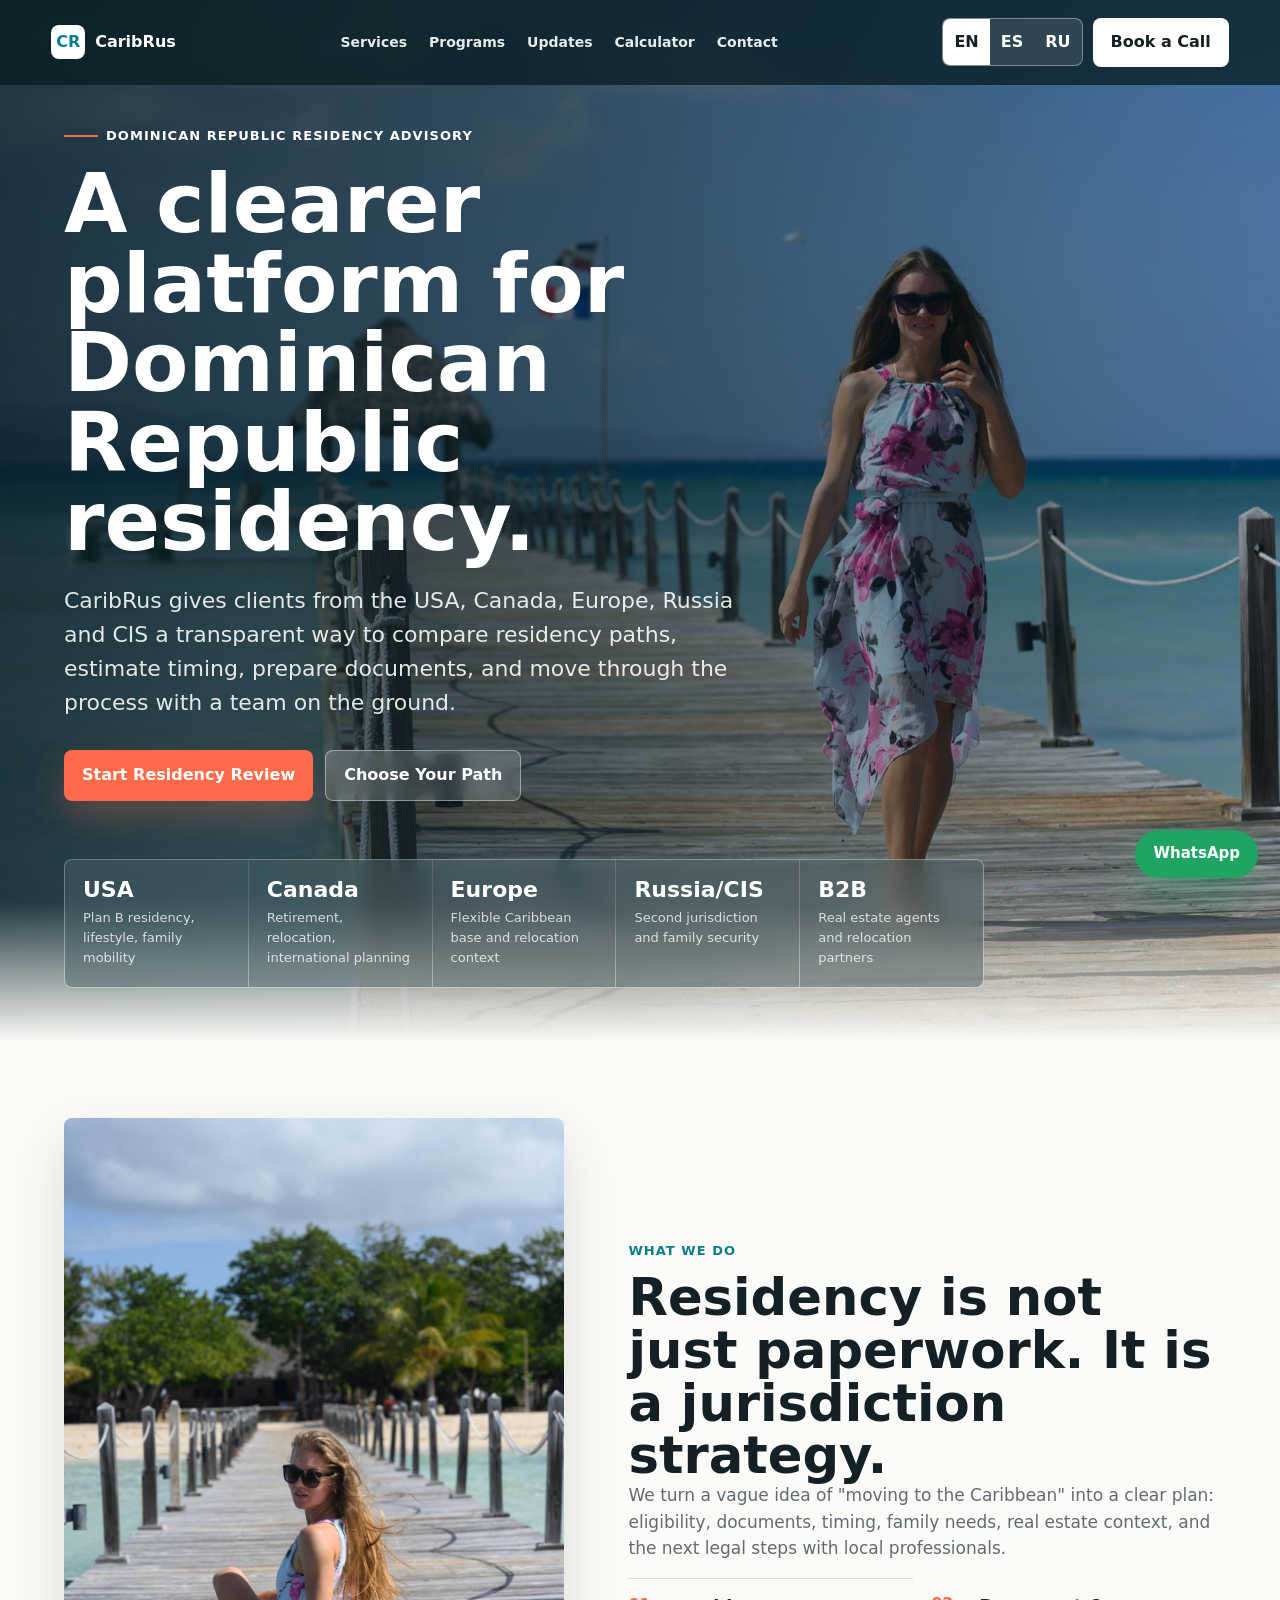
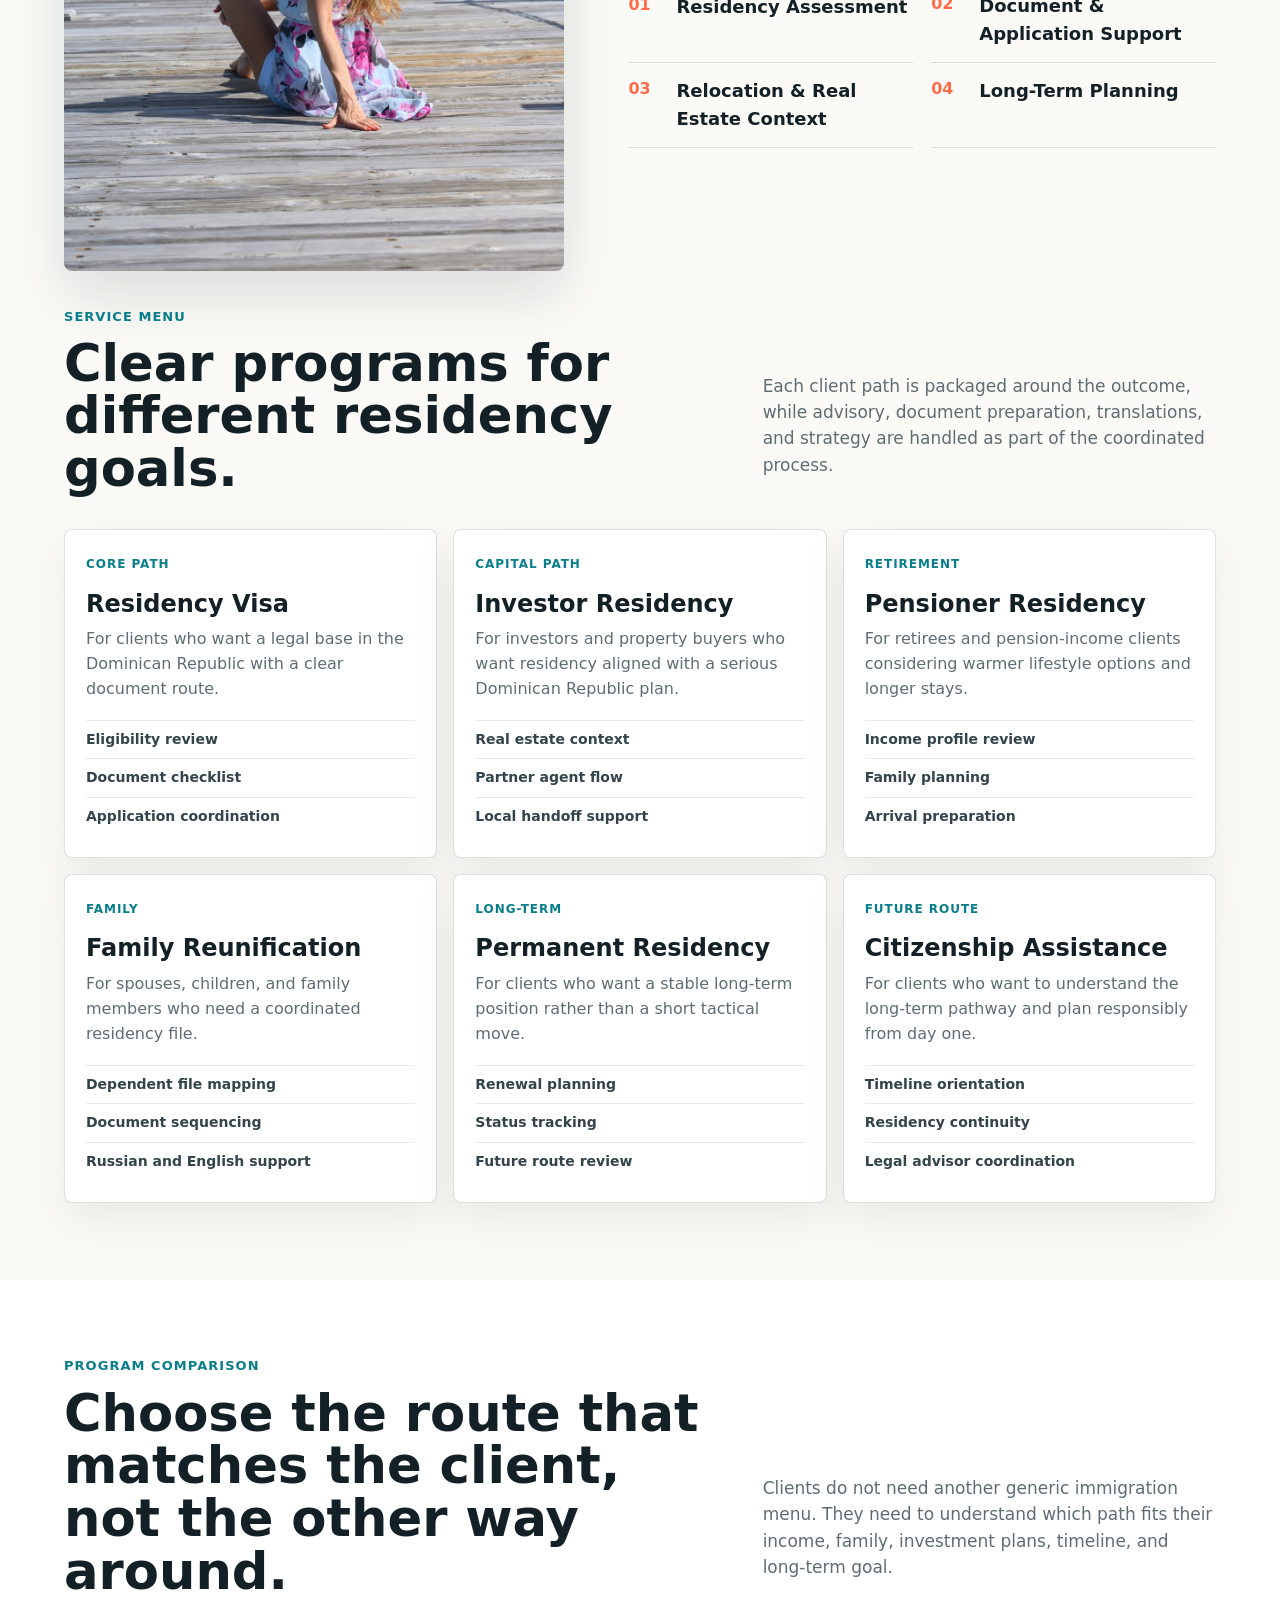
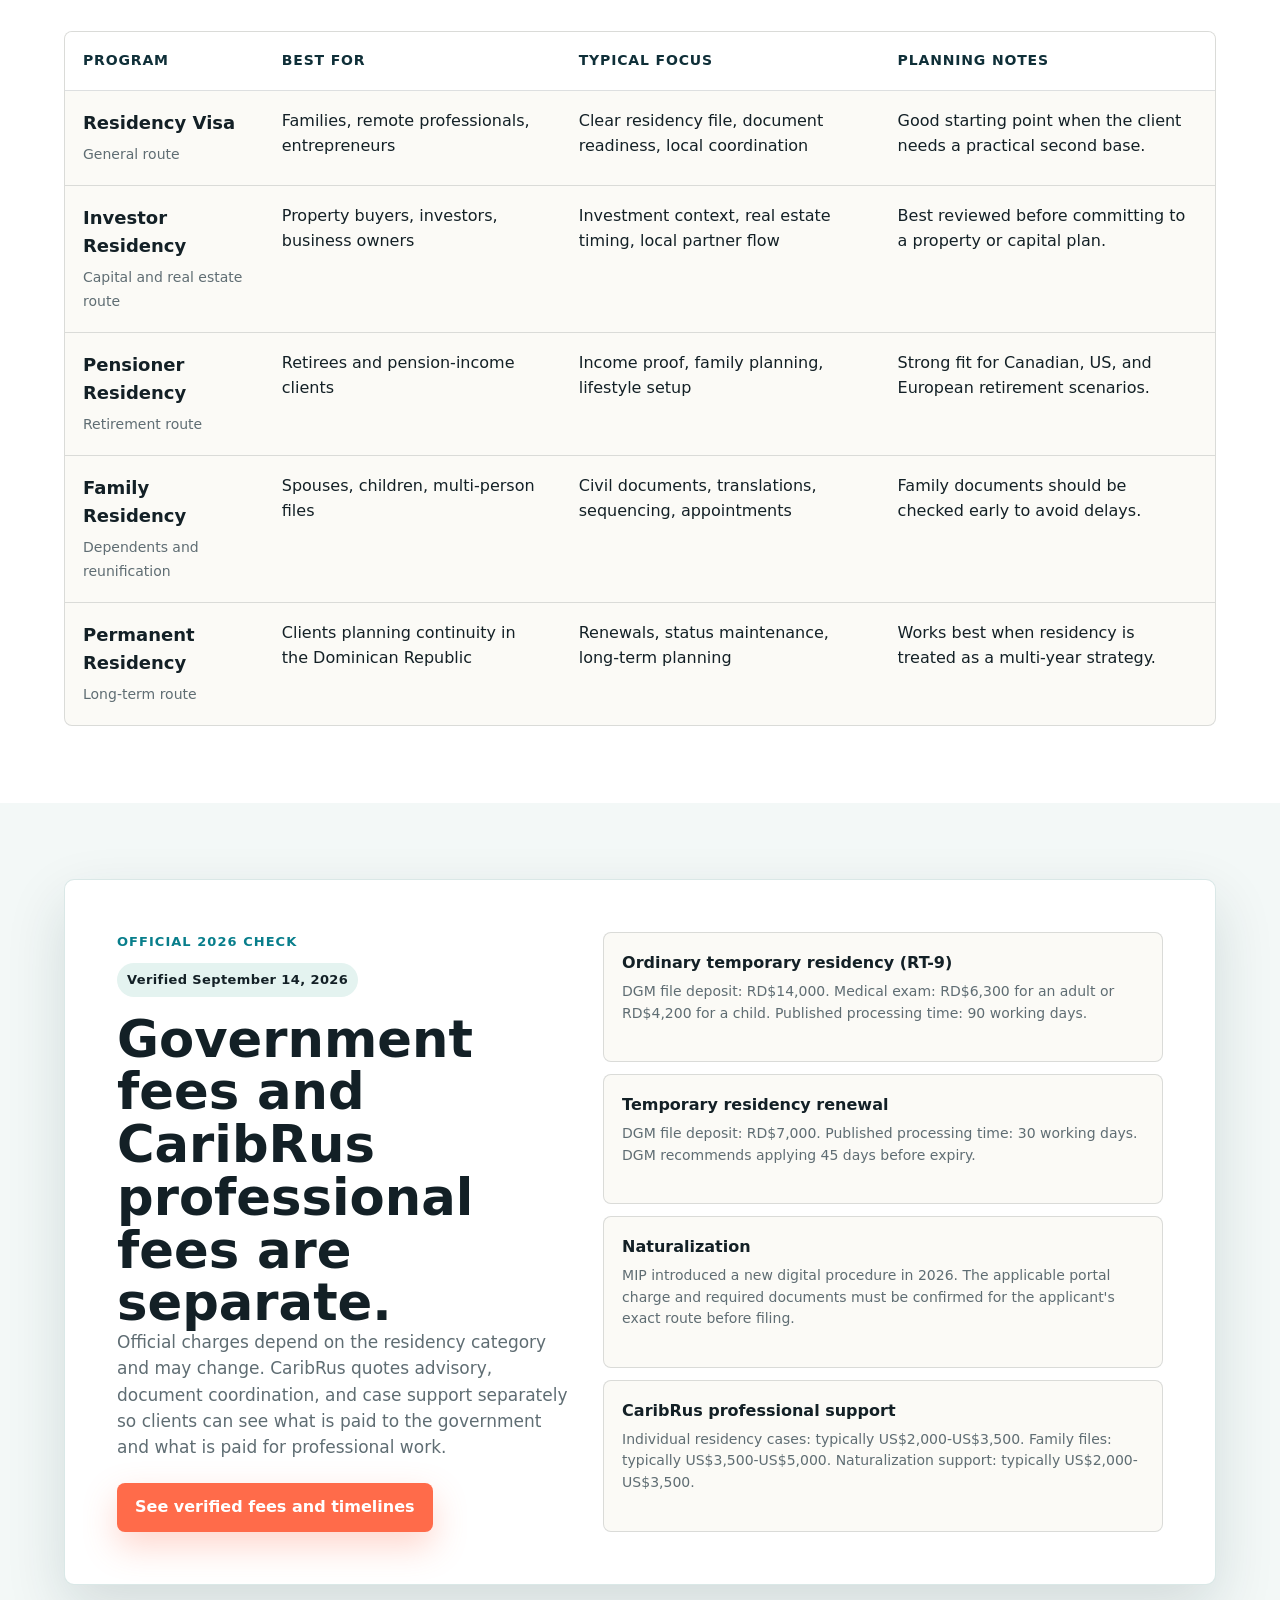
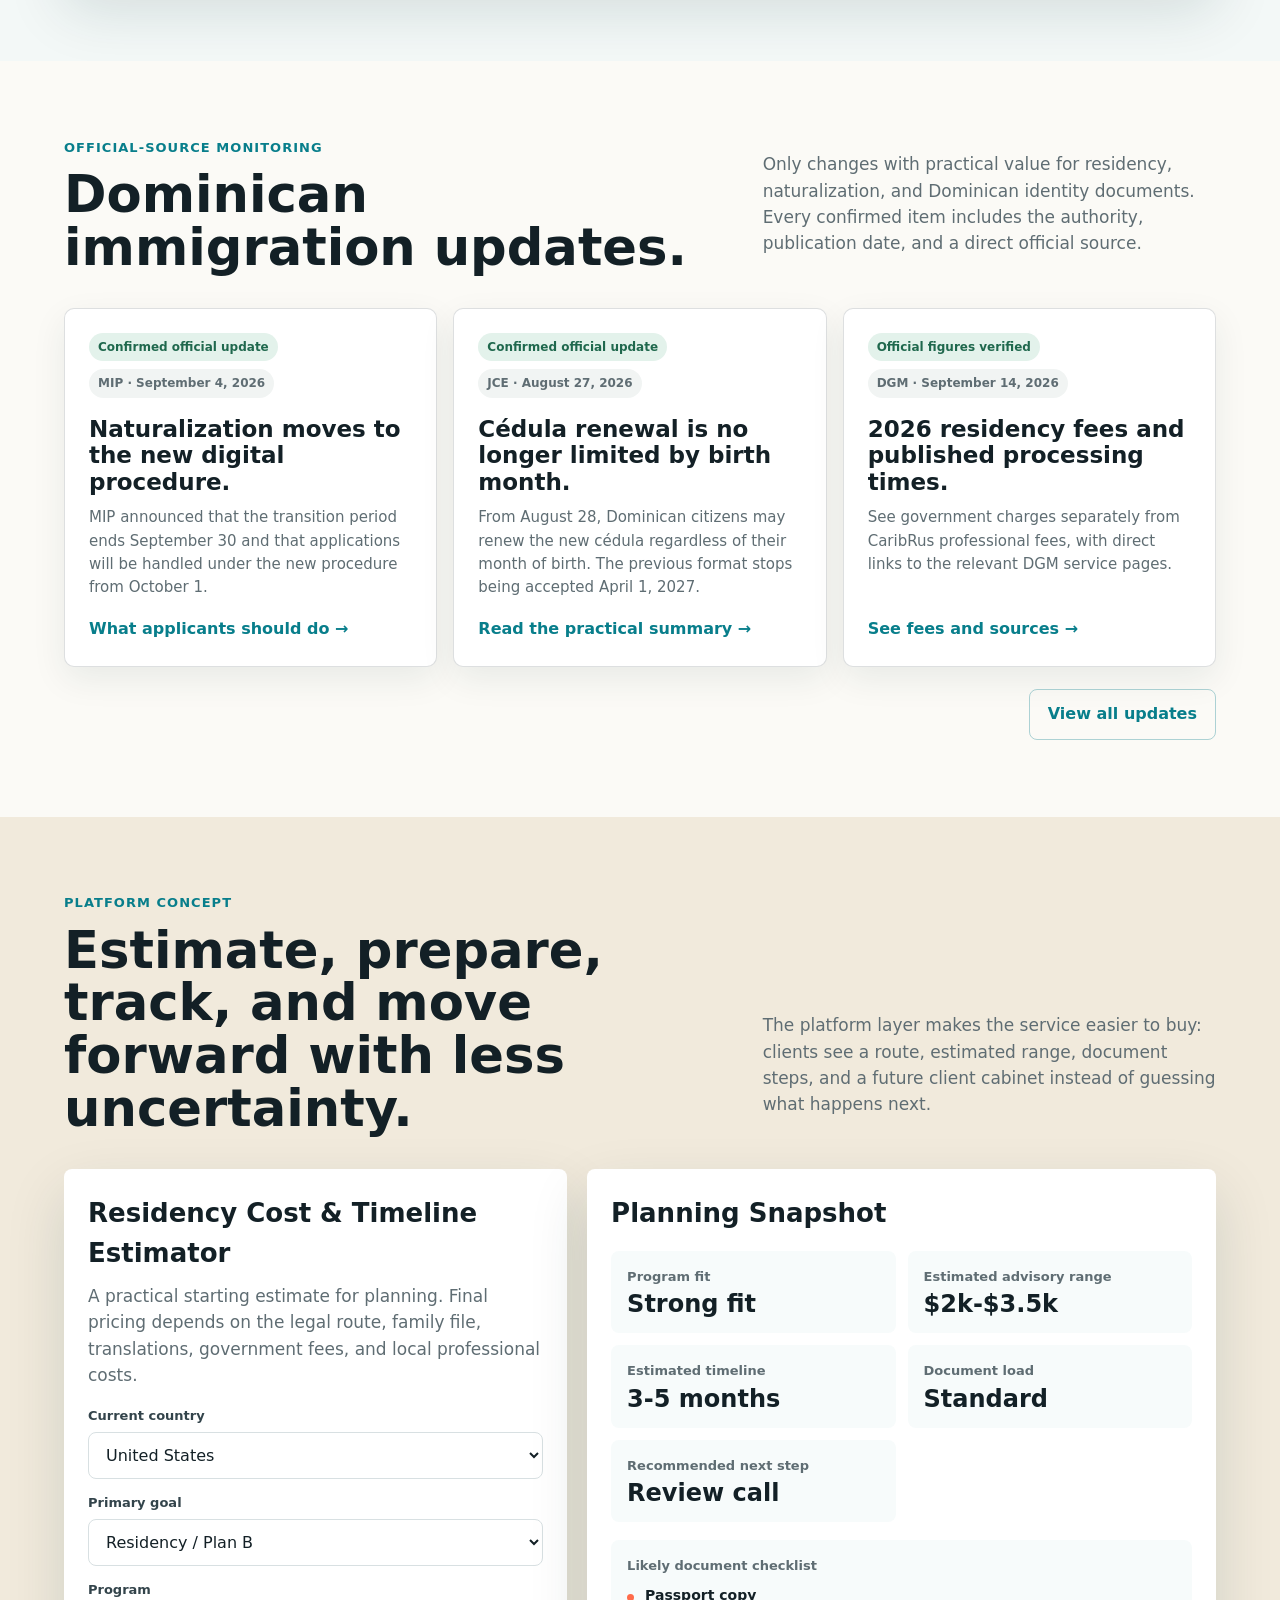
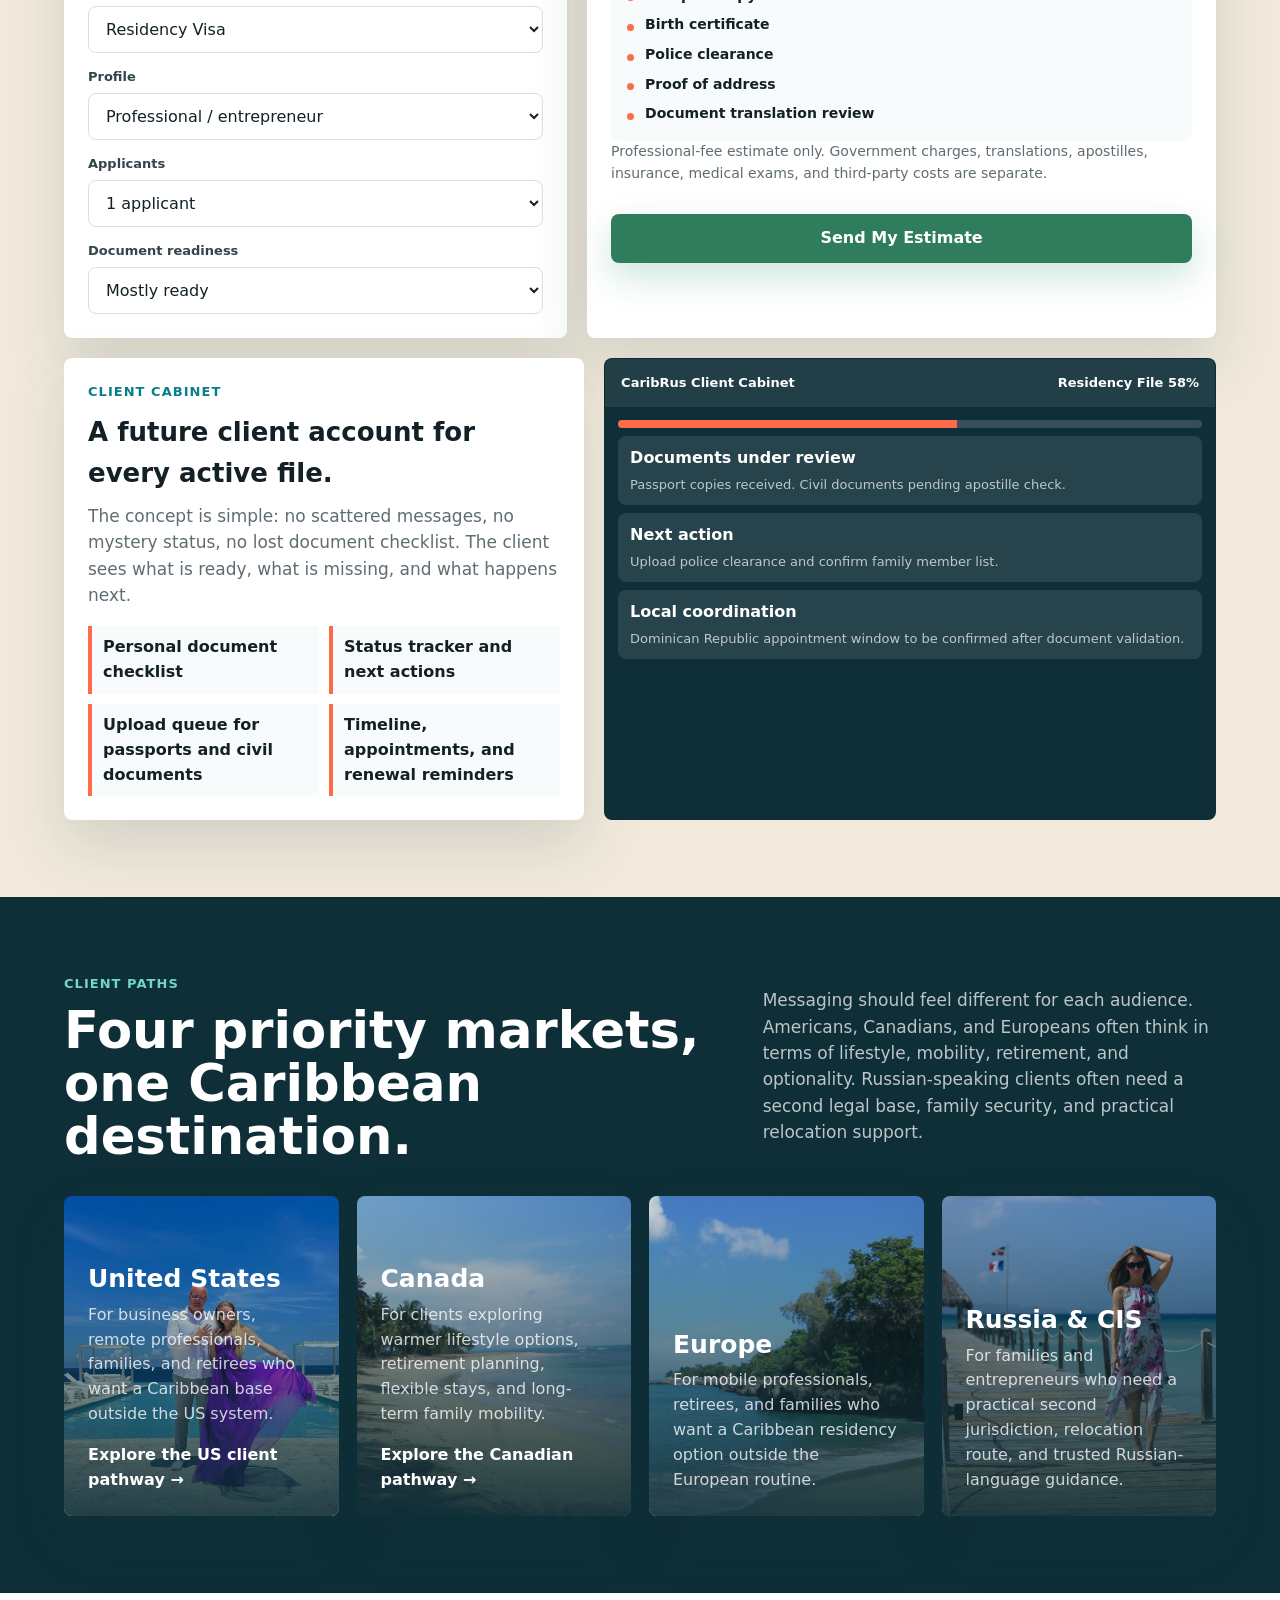
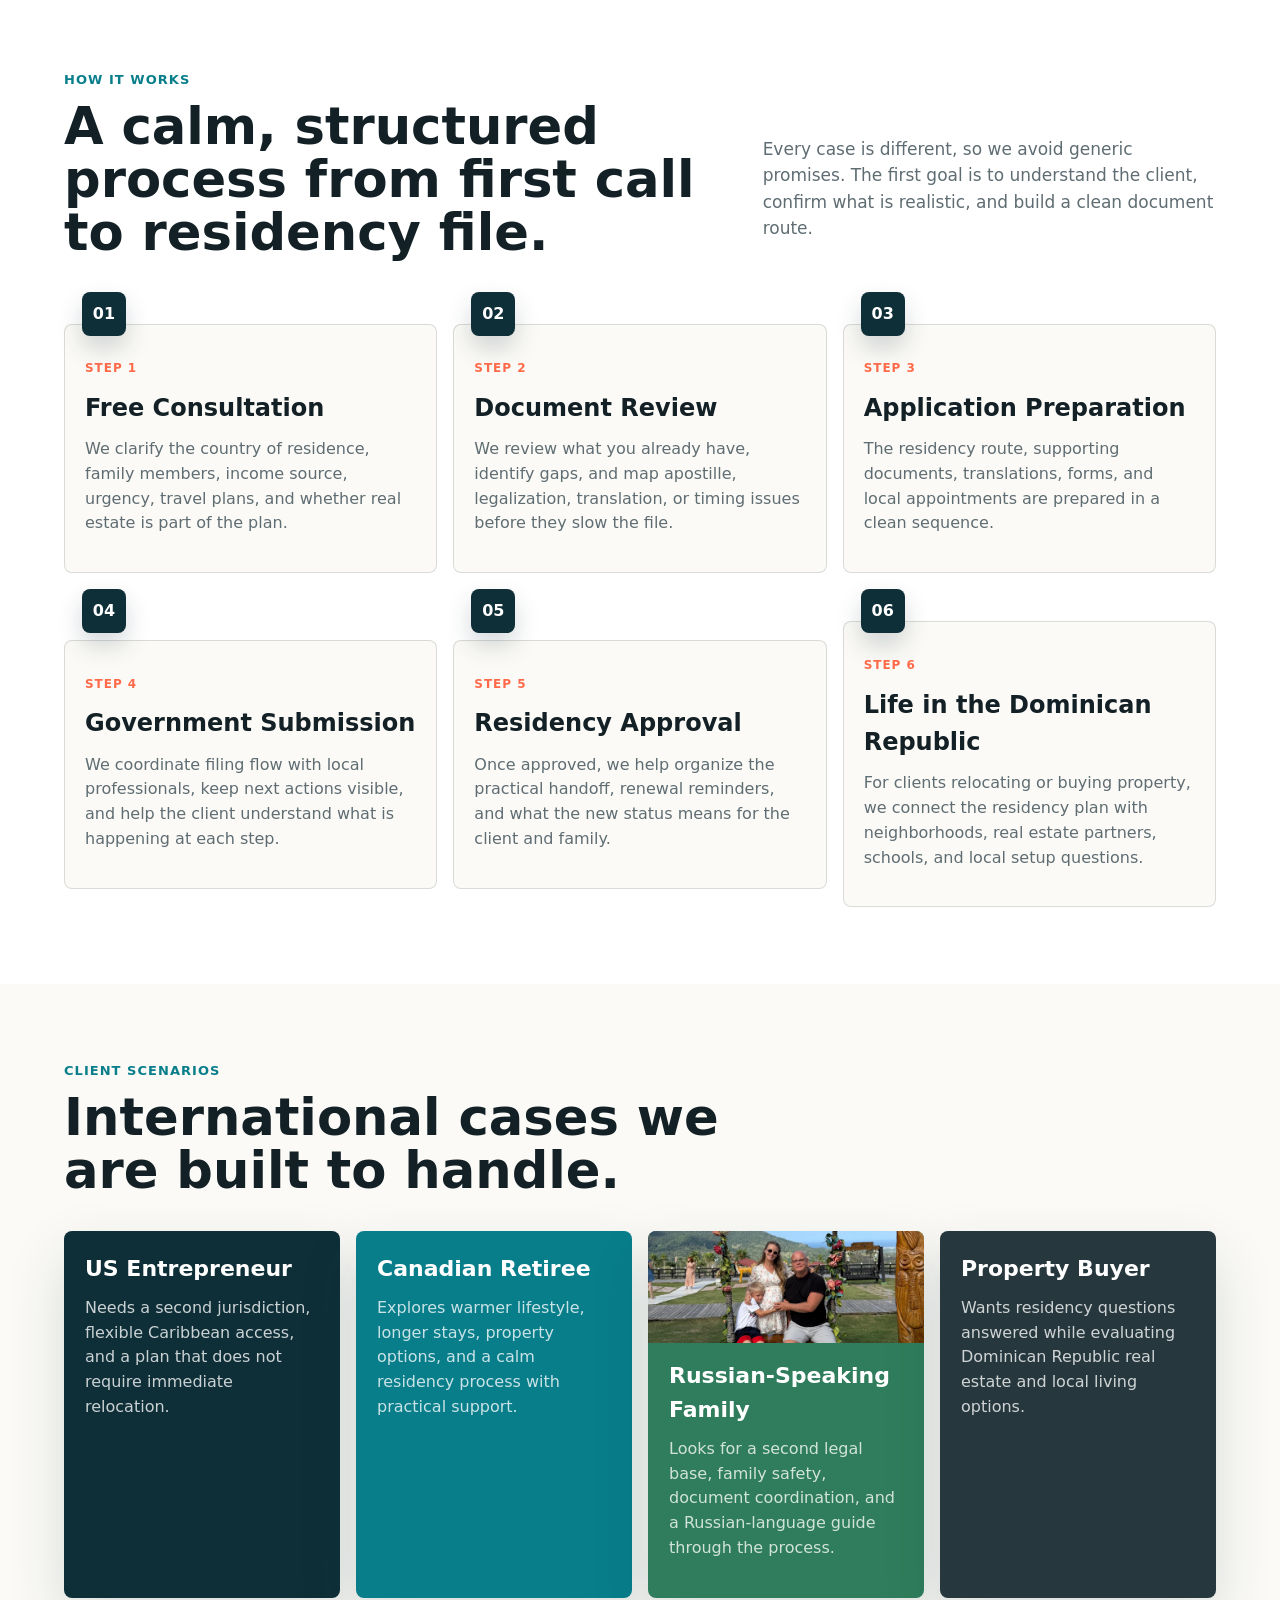
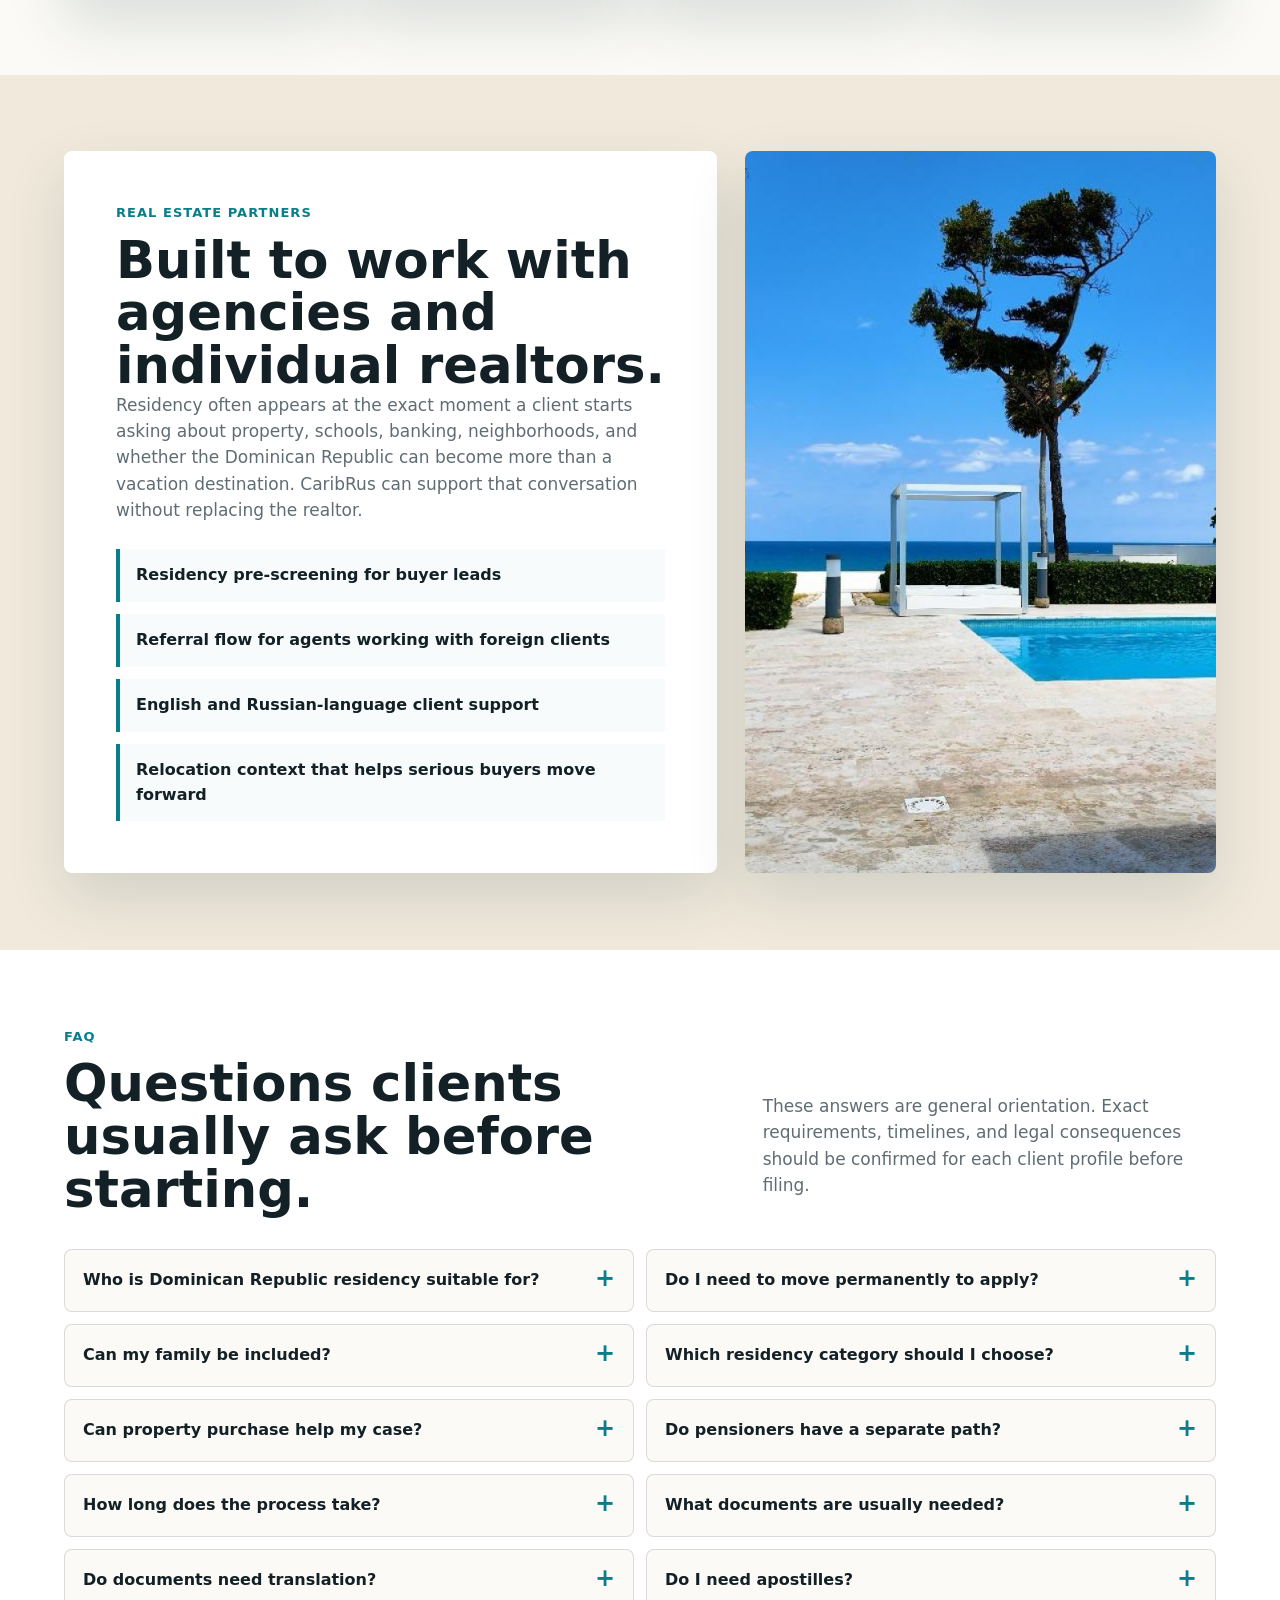
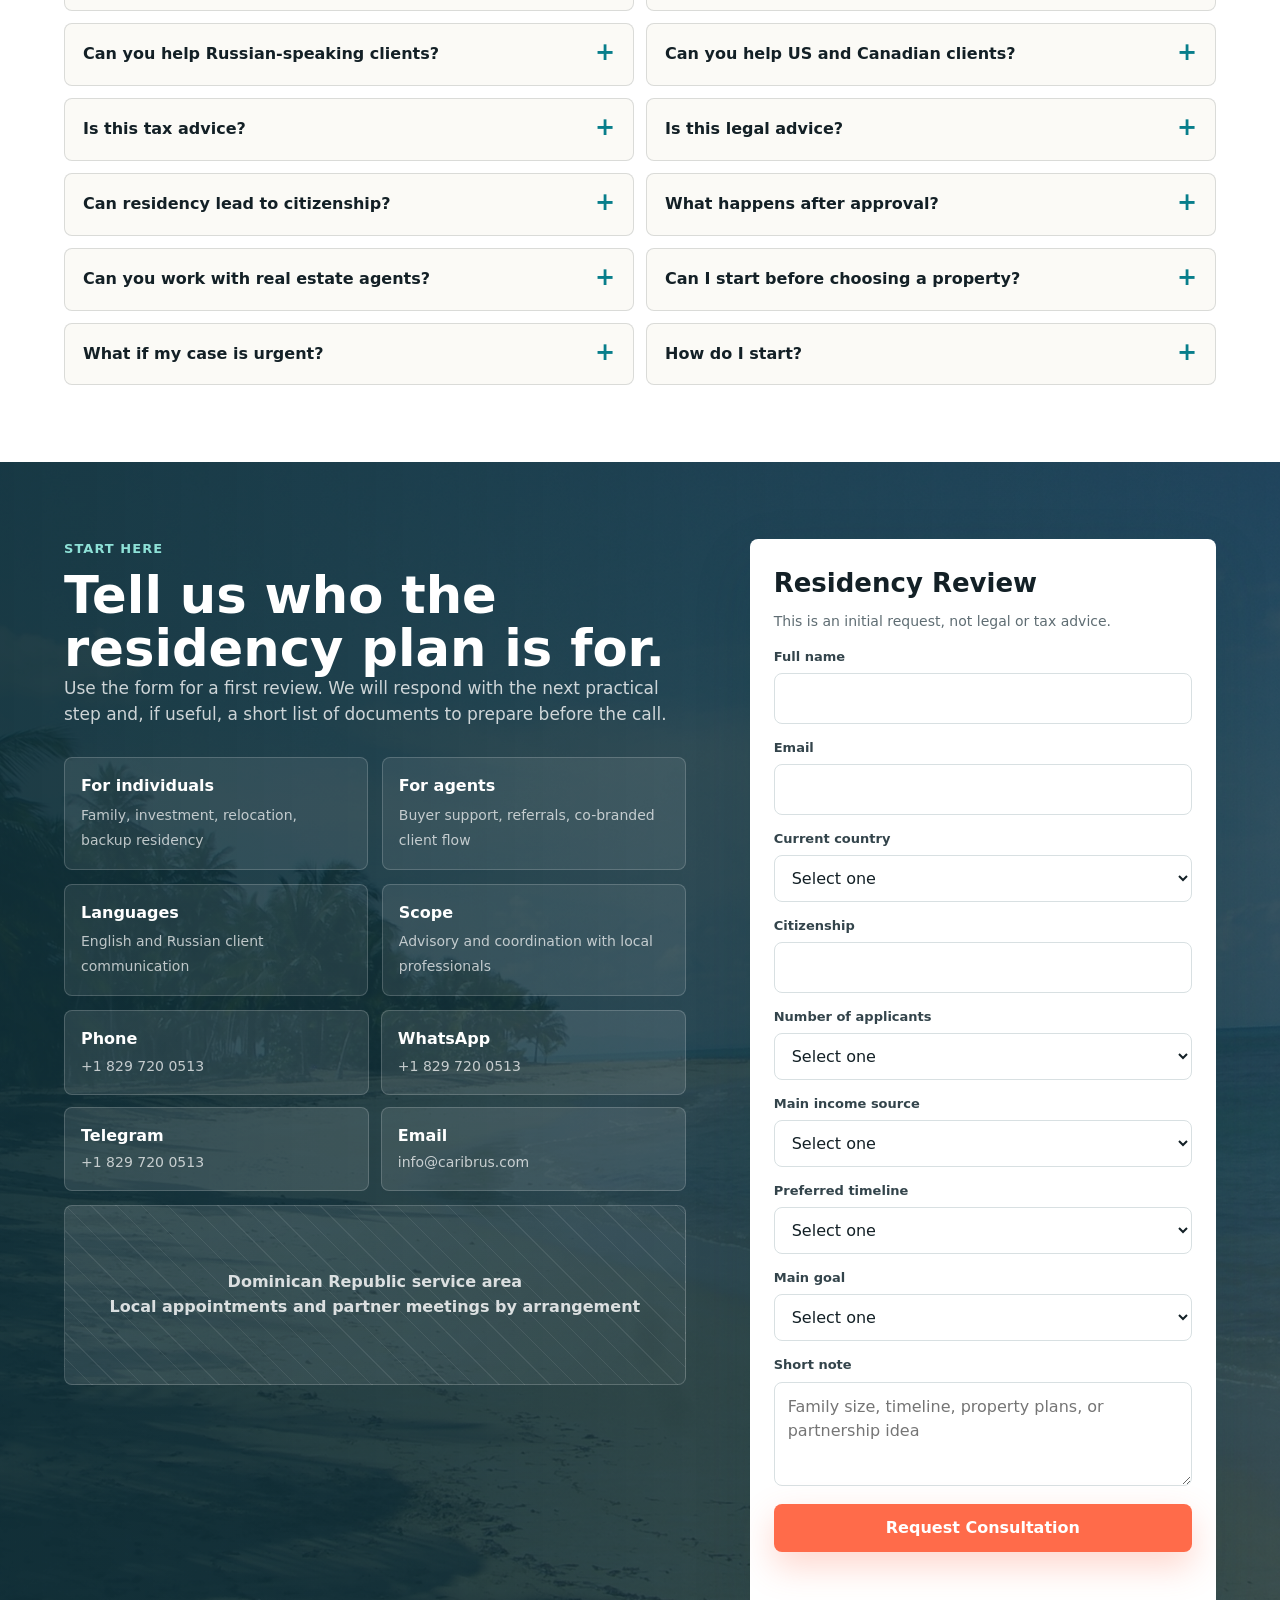
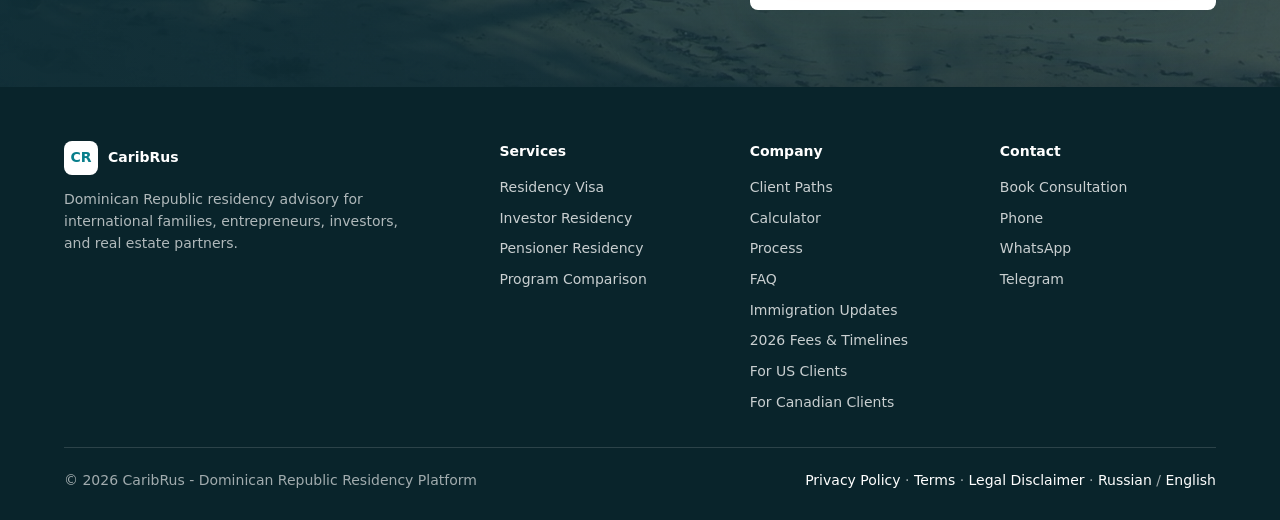
<file: index.html>
<!DOCTYPE html>
<html lang="en">
<head>
<meta charset="UTF-8">
<meta name="viewport" content="width=device-width, initial-scale=1">
<title>CaribRus - Dominican Republic Residency Platform</title>
<meta name="description" content="Dominican Republic residency platform for clients from the USA, Canada, Europe, Russia and CIS: program comparison, document strategy, timelines, cost estimates, and guided support.">
<meta name="keywords" content="Dominican Republic residency, Dominican residency visa, investor residency Dominican Republic, pensioner residency Dominican Republic, residency platform, Caribbean residency, Dominican Republic immigration support">
<meta name="theme-color" content="#087e8b">
<link rel="canonical" href="https://caribrus.com/">
<link rel="icon" href="favicon.svg" type="image/svg+xml">
<meta property="og:type" content="website">
<meta property="og:site_name" content="CaribRus">
<meta property="og:title" content="CaribRus - Dominican Republic Residency Platform">
<meta property="og:description" content="Guided Dominican Republic residency planning for clients from the USA, Canada, Europe, Russia and CIS.">
<meta property="og:url" content="https://caribrus.com/">
<meta property="og:image" content="https://caribrus.com/dominican-pier-hero.jpg">
<meta property="og:locale" content="en_US">
<meta name="twitter:card" content="summary_large_image">
<meta name="twitter:title" content="CaribRus - Dominican Republic Residency Platform">
<meta name="twitter:description" content="Compare residency routes, estimate timelines, prepare documents, and plan your Dominican Republic residency with guided support.">
<meta name="twitter:image" content="https://caribrus.com/dominican-pier-hero.jpg">
<script type="application/ld+json">
{
  "@context": "https://schema.org",
  "@graph": [
    {
      "@type": "Organization",
      "@id": "https://caribrus.com/#organization",
      "name": "CaribRus",
      "url": "https://caribrus.com/",
      "email": "info@caribrus.com",
      "telephone": "+18297200513",
      "logo": "https://caribrus.com/favicon.svg",
      "sameAs": [
        "https://wa.me/18297200513",
        "https://t.me/+18297200513"
      ]
    },
    {
      "@type": "WebSite",
      "@id": "https://caribrus.com/#website",
      "name": "CaribRus",
      "url": "https://caribrus.com/",
      "publisher": { "@id": "https://caribrus.com/#organization" },
      "inLanguage": ["en", "es", "ru"]
    },
    {
      "@type": "ProfessionalService",
      "@id": "https://caribrus.com/#service",
      "name": "CaribRus Dominican Republic Residency Platform",
      "url": "https://caribrus.com/",
      "image": "https://caribrus.com/dominican-pier-hero.jpg",
      "description": "Dominican Republic residency planning, document preparation, program comparison, timeline estimation, and local coordination for international clients.",
      "areaServed": ["United States", "Canada", "Europe", "Russia", "Dominican Republic"],
      "serviceType": ["Residency visa planning", "Investor residency coordination", "Pensioner residency support", "Family residency planning", "Naturalization support", "Document preparation", "Real estate partner support"],
      "provider": { "@id": "https://caribrus.com/#organization" }
    }
  ]
}
</script>
<style>
:root {
  --ink: #132026;
  --muted: #5f6d73;
  --paper: #fbfaf6;
  --sand: #f1eadc;
  --sea: #087e8b;
  --reef: #ff6b4a;
  --leaf: #2f7d5c;
  --night: #0f2f38;
  --line: rgba(19, 32, 38, 0.14);
  --shadow: 0 24px 60px rgba(15, 47, 56, 0.14);
}

* { box-sizing: border-box; }
html { scroll-behavior: smooth; }
body {
  margin: 0;
  font-family: Inter, ui-sans-serif, system-ui, -apple-system, BlinkMacSystemFont, "Segoe UI", Arial, sans-serif;
  color: var(--ink);
  background: var(--paper);
  line-height: 1.55;
}

a { color: inherit; text-decoration: none; }
img { display: block; width: 100%; height: 100%; object-fit: cover; }

.site-header {
  position: fixed;
  top: 0;
  left: 0;
  right: 0;
  z-index: 20;
  display: flex;
  align-items: center;
  justify-content: space-between;
  gap: 24px;
  padding: 18px clamp(18px, 4vw, 56px);
  color: #fff;
  background: rgba(7, 29, 35, 0.76);
  backdrop-filter: blur(12px);
}

.brand {
  display: flex;
  align-items: center;
  gap: 10px;
  font-weight: 800;
  letter-spacing: 0;
}

.brand-mark {
  display: grid;
  place-items: center;
  width: 34px;
  height: 34px;
  border-radius: 8px;
  background: #fff;
  color: var(--sea);
  font-weight: 900;
}

.nav {
  display: flex;
  align-items: center;
  gap: 22px;
  font-size: 14px;
  font-weight: 650;
}

.nav a { opacity: 0.9; }
.nav a:hover { opacity: 1; }

.header-actions {
  display: flex;
  align-items: center;
  gap: 10px;
}

.language-switcher {
  display: inline-flex;
  align-items: center;
  min-height: 46px;
  overflow: hidden;
  border: 1px solid rgba(255, 255, 255, 0.38);
  border-radius: 8px;
  background: rgba(255, 255, 255, 0.12);
}

.language-toggle {
  min-height: 46px;
  padding: 0 11px;
  border: 0;
  color: #fff;
  background: transparent;
  font: inherit;
  font-weight: 850;
  cursor: pointer;
}

.language-toggle.is-active {
  color: var(--ink);
  background: #fff;
}

.nav-cta,
.button {
  display: inline-flex;
  align-items: center;
  justify-content: center;
  min-height: 46px;
  padding: 12px 18px;
  border: 0;
  border-radius: 8px;
  font: inherit;
  font-weight: 780;
  cursor: pointer;
  transition: transform 160ms ease, box-shadow 160ms ease, background 160ms ease;
}

.nav-cta {
  color: var(--ink);
  background: #fff;
}

.button.primary {
  color: #fff;
  background: var(--reef);
  box-shadow: 0 14px 34px rgba(255, 107, 74, 0.28);
}

.button.secondary {
  color: #fff;
  background: rgba(255, 255, 255, 0.16);
  border: 1px solid rgba(255, 255, 255, 0.42);
  backdrop-filter: blur(8px);
}

.button.outline {
  color: var(--sea);
  background: transparent;
  border: 1px solid rgba(8, 126, 139, 0.32);
}

.estimate-whatsapp {
  width: 100%;
  margin-top: 16px;
  color: #fff;
  background: var(--leaf);
  box-shadow: 0 14px 34px rgba(38, 150, 112, 0.24);
}

.button:hover,
.nav-cta:hover {
  transform: translateY(-1px);
}

.hero {
  position: relative;
  min-height: 92vh;
  display: grid;
  align-items: end;
  padding: 120px clamp(18px, 5vw, 72px) 54px;
  color: #fff;
  overflow: hidden;
  background:
    linear-gradient(90deg, rgba(7, 29, 35, 0.82) 0%, rgba(7, 29, 35, 0.58) 46%, rgba(7, 29, 35, 0.18) 100%),
    url("dominican-pier-hero.jpg") center/cover;
}

.hero::after {
  content: "";
  position: absolute;
  left: 0;
  right: 0;
  bottom: 0;
  height: 140px;
  background: linear-gradient(180deg, rgba(251, 250, 246, 0), var(--paper));
  pointer-events: none;
}

.hero-content {
  position: relative;
  z-index: 1;
  max-width: 880px;
}

.eyebrow {
  display: inline-flex;
  align-items: center;
  gap: 8px;
  margin-bottom: 18px;
  color: #fff;
  font-size: 13px;
  font-weight: 780;
  text-transform: uppercase;
  letter-spacing: 0.08em;
}

.eyebrow::before {
  content: "";
  width: 34px;
  height: 2px;
  background: var(--reef);
}

h1,
h2,
h3,
p { margin-top: 0; }

h1 {
  max-width: 780px;
  margin-bottom: 22px;
  font-size: clamp(42px, 7vw, 82px);
  line-height: 0.97;
  letter-spacing: 0;
}

html[lang="ru"] h1,
html[lang="es"] h1 {
  max-width: 860px;
  font-size: clamp(38px, 5.7vw, 70px);
  line-height: 1.02;
}

html[lang="ru"] .nav,
html[lang="es"] .nav {
  gap: 18px;
}

.hero p {
  max-width: 680px;
  margin-bottom: 30px;
  color: rgba(255, 255, 255, 0.88);
  font-size: clamp(18px, 2vw, 22px);
}

.hero-actions {
  display: flex;
  flex-wrap: wrap;
  gap: 12px;
}

.hero-proof {
  position: relative;
  z-index: 1;
  display: grid;
  grid-template-columns: repeat(5, minmax(120px, 1fr));
  gap: 1px;
  width: min(920px, 100%);
  margin-top: 58px;
  overflow: hidden;
  border: 1px solid rgba(255, 255, 255, 0.2);
  border-radius: 8px;
  background: rgba(255, 255, 255, 0.18);
  backdrop-filter: blur(12px);
}

.proof-item {
  min-height: 94px;
  padding: 18px;
  background: rgba(15, 47, 56, 0.34);
}

.proof-item strong {
  display: block;
  font-size: 22px;
  line-height: 1.1;
}

.proof-item span {
  display: block;
  margin-top: 6px;
  color: rgba(255, 255, 255, 0.78);
  font-size: 13px;
}

.section {
  scroll-margin-top: 92px;
  padding: clamp(56px, 6vw, 88px) clamp(18px, 5vw, 72px);
}

.section-inner {
  width: min(1180px, 100%);
  margin: 0 auto;
}

.section-kicker {
  margin-bottom: 10px;
  color: var(--sea);
  font-size: 13px;
  font-weight: 820;
  text-transform: uppercase;
  letter-spacing: 0.08em;
}

.section-head {
  display: grid;
  grid-template-columns: minmax(0, 0.95fr) minmax(280px, 0.65fr);
  gap: 36px;
  align-items: end;
  margin-bottom: 34px;
}

h2 {
  margin-bottom: 0;
  font-size: clamp(32px, 4vw, 52px);
  line-height: 1.03;
  letter-spacing: 0;
}

.section-head p,
.lead {
  color: var(--muted);
  font-size: 17px;
}

.split {
  display: grid;
  grid-template-columns: minmax(0, 0.92fr) minmax(0, 1.08fr);
  gap: clamp(28px, 5vw, 68px);
  align-items: center;
}

.photo-panel {
  min-height: 580px;
  overflow: hidden;
  border-radius: 8px;
  box-shadow: var(--shadow);
}

.stack {
  display: grid;
  gap: 16px;
}

.service-summary-grid {
  grid-template-columns: repeat(2, minmax(0, 1fr));
  gap: 0 18px;
}

.service-row {
  display: grid;
  grid-template-columns: 38px minmax(0, 1fr);
  gap: 10px;
  padding: 14px 0;
  border-bottom: 1px solid var(--line);
}

.service-row:first-child { border-top: 1px solid var(--line); }
.service-num {
  color: var(--reef);
  font-weight: 850;
}

.service-row h3 {
  margin-bottom: 0;
  font-size: 18px;
}

.service-row p { color: var(--muted); }

.service-cards {
  margin-top: 36px;
}

.service-grid {
  display: grid;
  grid-template-columns: repeat(3, minmax(0, 1fr));
  gap: 16px;
}

.service-card {
  min-height: 220px;
  padding: 21px;
  border: 1px solid var(--line);
  border-radius: 8px;
  background: #fff;
  box-shadow: 0 18px 45px rgba(15, 47, 56, 0.08);
}

.service-card .tag {
  display: inline-flex;
  margin-bottom: 18px;
  color: var(--sea);
  font-size: 12px;
  font-weight: 850;
  text-transform: uppercase;
  letter-spacing: 0.08em;
}

.service-card h3 {
  margin-bottom: 10px;
  font-size: 24px;
  line-height: 1.08;
}

.service-card p {
  margin-bottom: 18px;
  color: var(--muted);
}

.service-card ul,
.scenario-card ul,
.footer-links {
  margin: 0;
  padding: 0;
  list-style: none;
}

.service-card li {
  padding: 8px 0;
  border-top: 1px solid rgba(19, 32, 38, 0.09);
  color: #33444b;
  font-size: 14px;
  font-weight: 650;
}

.programs {
  background: #fff;
}

.comparison-wrap {
  overflow-x: auto;
  border: 1px solid var(--line);
  border-radius: 8px;
  background: var(--paper);
}

.comparison-table {
  width: 100%;
  min-width: 820px;
  border-collapse: collapse;
}

.comparison-table th,
.comparison-table td {
  padding: 18px;
  border-bottom: 1px solid var(--line);
  text-align: left;
  vertical-align: top;
}

.comparison-table th {
  color: var(--night);
  background: #fff;
  font-size: 14px;
  text-transform: uppercase;
  letter-spacing: 0.06em;
}

.comparison-table tr:last-child td {
  border-bottom: 0;
}

.comparison-table strong {
  display: block;
  margin-bottom: 5px;
  font-size: 18px;
}

.comparison-table span {
  color: var(--muted);
  font-size: 14px;
}

.platform {
  background: var(--sand);
}

.calculator-grid {
  display: grid;
  grid-template-columns: minmax(0, 0.8fr) minmax(0, 1fr);
  gap: 20px;
  align-items: stretch;
}

.calculator-panel,
.result-panel,
.portal-panel {
  padding: 24px;
  border-radius: 8px;
  background: #fff;
  box-shadow: var(--shadow);
}

.calculator-panel h3,
.result-panel h3,
.portal-panel h3 {
  margin-bottom: 10px;
  font-size: 26px;
}

.result-grid {
  display: grid;
  grid-template-columns: repeat(2, minmax(0, 1fr));
  gap: 12px;
  margin: 18px 0;
}

.result-box {
  padding: 16px;
  border-radius: 8px;
  background: #f7fbfb;
}

.result-box span {
  display: block;
  color: var(--muted);
  font-size: 13px;
  font-weight: 700;
}

.result-box strong {
  display: block;
  margin-top: 4px;
  font-size: 24px;
  line-height: 1.1;
}

.result-note {
  color: var(--muted);
  font-size: 14px;
}

.document-checklist {
  margin-top: 16px;
  padding: 16px;
  border-radius: 8px;
  background: #f7fbfb;
}

.document-checklist span {
  display: block;
  margin-bottom: 8px;
  color: var(--muted);
  font-size: 13px;
  font-weight: 800;
}

.document-checklist ul {
  display: grid;
  gap: 8px;
  margin: 0;
  padding: 0;
  list-style: none;
}

.document-checklist li {
  position: relative;
  padding-left: 18px;
  font-size: 14px;
  font-weight: 680;
}

.document-checklist li::before {
  content: "";
  position: absolute;
  left: 0;
  top: 0.7em;
  width: 7px;
  height: 7px;
  border-radius: 999px;
  background: var(--reef);
}

.floating-whatsapp {
  position: fixed;
  right: 22px;
  bottom: 22px;
  z-index: 40;
  display: inline-flex;
  align-items: center;
  justify-content: center;
  min-height: 48px;
  padding: 12px 18px;
  border-radius: 999px;
  color: #fff;
  background: #1fa463;
  font-size: 15px;
  font-weight: 820;
  box-shadow: 0 18px 40px rgba(31, 164, 99, 0.34);
  transition: transform 160ms ease, box-shadow 160ms ease;
}

.floating-whatsapp:hover {
  transform: translateY(-2px);
  box-shadow: 0 22px 48px rgba(31, 164, 99, 0.42);
}

.portal-grid {
  display: grid;
  grid-template-columns: minmax(0, 0.85fr) minmax(0, 1fr);
  gap: 20px;
  margin-top: 20px;
}

.portal-list {
  display: grid;
  grid-template-columns: repeat(2, minmax(0, 1fr));
  gap: 10px;
  margin: 18px 0 0;
  padding: 0;
  list-style: none;
}

.portal-list li {
  padding: 9px 11px;
  border-left: 4px solid var(--reef);
  background: #f7fbfb;
  font-weight: 700;
}

.portal-screen {
  overflow: hidden;
  border: 1px solid var(--line);
  border-radius: 8px;
  background: #0f2f38;
  color: #fff;
}

.portal-topbar {
  display: flex;
  justify-content: space-between;
  gap: 14px;
  padding: 14px 16px;
  background: rgba(255, 255, 255, 0.08);
  font-size: 13px;
  font-weight: 800;
}

.portal-body {
  display: grid;
  gap: 8px;
  padding: 13px;
}

.portal-task {
  padding: 10px 12px;
  border-radius: 8px;
  background: rgba(255, 255, 255, 0.1);
}

.portal-task strong,
.portal-task span {
  display: block;
}

.portal-task span {
  margin-top: 4px;
  color: rgba(255, 255, 255, 0.7);
  font-size: 13px;
}

.progress-line {
  height: 8px;
  overflow: hidden;
  border-radius: 99px;
  background: rgba(255, 255, 255, 0.16);
}

.progress-line span {
  display: block;
  width: 58%;
  height: 100%;
  background: var(--reef);
}

.audiences {
  background: var(--night);
  color: #fff;
}

.audiences .section-kicker { color: #71d6c9; }
.audiences .section-head p { color: rgba(255, 255, 255, 0.72); }

.audiences .card-grid {
  grid-template-columns: repeat(4, minmax(0, 1fr));
}

.card-grid {
  display: grid;
  grid-template-columns: repeat(3, minmax(0, 1fr));
  gap: 18px;
}

.card {
  min-height: 320px;
  display: flex;
  flex-direction: column;
  justify-content: flex-end;
  overflow: hidden;
  border-radius: 8px;
  background: #fff;
  box-shadow: var(--shadow);
}

.audience-card {
  position: relative;
  color: #fff;
  background: #0f2f38;
}

.audience-card::before {
  content: "";
  position: absolute;
  inset: 0;
  background: linear-gradient(180deg, rgba(15, 47, 56, 0.08), rgba(15, 47, 56, 0.9));
  z-index: 1;
}

.audience-card img {
  position: absolute;
  inset: 0;
}

.card-body {
  position: relative;
  z-index: 2;
  padding: 24px;
}

.card-body h3 {
  margin-bottom: 10px;
  font-size: 25px;
  line-height: 1.1;
}

.card-body p {
  margin-bottom: 0;
  color: rgba(255, 255, 255, 0.78);
}

.process {
  background: #fff;
}

.timeline {
  position: relative;
  display: grid;
  grid-template-columns: repeat(3, minmax(0, 1fr));
  gap: 16px;
  counter-reset: step;
}

.timeline::before {
  display: none;
}

.timeline-step {
  position: relative;
  display: grid;
  grid-template-columns: 1fr;
  gap: 0;
  align-items: start;
}

.timeline-marker {
  position: relative;
  z-index: 1;
  display: grid;
  place-items: center;
  width: 44px;
  height: 44px;
  margin: 0 0 -12px 18px;
  border-radius: 8px;
  color: #fff;
  background: var(--night);
  box-shadow: 0 12px 24px rgba(15, 47, 56, 0.18);
  font-weight: 850;
}

.timeline-card {
  min-height: 210px;
  padding: 30px 20px 20px;
  border: 1px solid var(--line);
  border-radius: 8px;
  background: var(--paper);
}

.timeline-card::before {
  counter-increment: step;
  content: "Step " counter(step);
  display: inline-flex;
  margin-bottom: 12px;
  color: var(--reef);
  font-size: 12px;
  font-weight: 850;
  text-transform: uppercase;
  letter-spacing: 0.08em;
}

.timeline-card h3 {
  margin-bottom: 10px;
  font-size: 24px;
}

.timeline-card p {
  color: var(--muted);
}

.scenarios {
  background: var(--paper);
}

.scenario-grid {
  display: grid;
  grid-template-columns: repeat(4, minmax(0, 1fr));
  gap: 16px;
}

.scenario-card {
  min-height: 230px;
  padding: 21px;
  border-radius: 8px;
  color: #fff;
  background: var(--night);
  box-shadow: var(--shadow);
}

.scenario-card:nth-child(2) { background: var(--sea); }
.scenario-card:nth-child(3) { background: var(--leaf); }
.scenario-card:nth-child(4) { background: #26383e; }

.scenario-card img {
  display: block;
  width: calc(100% + 42px);
  height: 112px;
  margin: -21px -21px 16px;
  border-radius: 8px 8px 0 0;
  object-fit: cover;
  object-position: center 58%;
}

.rating {
  display: flex;
  gap: 3px;
  margin-bottom: 28px;
  color: #ffd166;
  font-size: 18px;
  letter-spacing: 0;
}

.scenario-card h3 {
  margin-bottom: 10px;
  font-size: 22px;
}

.scenario-card p {
  color: rgba(255, 255, 255, 0.78);
}

.scenario-card li {
  padding: 8px 0;
  border-top: 1px solid rgba(255, 255, 255, 0.15);
  color: rgba(255, 255, 255, 0.86);
  font-size: 14px;
  font-weight: 650;
}

.verified-guide {
  background: #f3f8f7;
}

.verified-panel {
  display: grid;
  grid-template-columns: minmax(0, 0.9fr) minmax(320px, 1.1fr);
  gap: 28px;
  padding: clamp(28px, 5vw, 52px);
  border: 1px solid rgba(26, 113, 104, 0.16);
  border-radius: 10px;
  background: #fff;
  box-shadow: var(--shadow);
}

.verified-panel .lead { margin-bottom: 22px; }

.verified-date {
  display: inline-flex;
  margin-bottom: 16px;
  padding: 7px 10px;
  border-radius: 999px;
  color: var(--sea-dark);
  background: #e4f3f0;
  font-size: 13px;
  font-weight: 800;
  letter-spacing: 0.03em;
}

.fee-grid { display: grid; gap: 12px; }

.fee-card {
  padding: 18px;
  border: 1px solid var(--line);
  border-radius: 8px;
  background: var(--paper);
}

.fee-card strong,
.fee-card span { display: block; }

.fee-card strong { margin-bottom: 5px; color: var(--ink); }

.fee-card span {
  color: var(--muted);
  font-size: 14px;
  line-height: 1.55;
}

.updates-section {
  background: var(--paper);
}

.updates-grid {
  display: grid;
  grid-template-columns: repeat(3, minmax(0, 1fr));
  gap: 16px;
}

.update-card {
  display: flex;
  min-height: 100%;
  flex-direction: column;
  padding: 24px;
  border: 1px solid var(--line);
  border-radius: 10px;
  background: #fff;
  box-shadow: 0 12px 34px rgba(15, 47, 56, 0.08);
}

.update-meta {
  display: flex;
  flex-wrap: wrap;
  gap: 8px;
  margin-bottom: 18px;
}

.update-status,
.update-date {
  display: inline-flex;
  align-items: center;
  min-height: 28px;
  padding: 5px 9px;
  border-radius: 999px;
  font-size: 12px;
  font-weight: 820;
}

.update-status {
  color: #1f684d;
  background: #e3f2eb;
}

.update-date {
  color: var(--muted);
  background: #f1f4f3;
}

.update-card h3 {
  margin-bottom: 11px;
  font-size: 23px;
  line-height: 1.15;
}

.update-card p {
  margin-bottom: 18px;
  color: var(--muted);
  font-size: 15px;
}

.update-link {
  display: inline-flex;
  margin-top: auto;
  color: var(--sea);
  font-weight: 820;
}

.update-link:hover { text-decoration: underline; }

.updates-all {
  display: flex;
  justify-content: flex-end;
  margin-top: 22px;
}

.market-link {
  display: inline-flex;
  margin-top: 16px;
  color: var(--sea-dark);
  font-weight: 800;
  text-decoration: none;
}

.market-link:hover { text-decoration: underline; }

.faq {
  background: #fff;
}

.faq-grid {
  display: grid;
  grid-template-columns: repeat(2, minmax(0, 1fr));
  gap: 12px;
}

details {
  border: 1px solid var(--line);
  border-radius: 8px;
  background: var(--paper);
}

summary {
  position: relative;
  list-style: none;
  padding: 18px 46px 18px 18px;
  cursor: pointer;
  font-weight: 780;
}

summary::-webkit-details-marker {
  display: none;
}

summary::after {
  content: "+";
  position: absolute;
  right: 18px;
  top: 16px;
  color: var(--sea);
  font-size: 24px;
  line-height: 1;
}

details[open] summary::after {
  content: "-";
}

details p {
  margin: 0;
  padding: 0 18px 18px;
  color: var(--muted);
  font-size: 15px;
}

.partners {
  background: var(--sand);
}

.partner-panel {
  display: grid;
  grid-template-columns: minmax(0, 1fr) minmax(320px, 0.72fr);
  gap: 28px;
  align-items: stretch;
}

.partner-copy {
  padding: clamp(28px, 5vw, 52px);
  border-radius: 8px;
  background: #fff;
  box-shadow: var(--shadow);
}

.partner-copy p {
  color: var(--muted);
  font-size: 17px;
}

.partner-list {
  display: grid;
  gap: 12px;
  margin-top: 26px;
}

.partner-list div {
  padding: 14px 16px;
  border-left: 4px solid var(--sea);
  background: #f7fbfb;
  font-weight: 700;
}

.partner-photo {
  min-height: 420px;
  overflow: hidden;
  border-radius: 8px;
  box-shadow: var(--shadow);
}

.contact {
  color: #fff;
  background:
    linear-gradient(90deg, rgba(15, 47, 56, 0.92), rgba(15, 47, 56, 0.74)),
    url("dominican-beach-palms.jpg") center/cover;
}

.contact-grid {
  display: grid;
  grid-template-columns: minmax(0, 0.88fr) minmax(340px, 0.66fr);
  gap: clamp(26px, 5vw, 64px);
  align-items: start;
}

.contact .section-kicker { color: #8ee1d7; }
.contact .lead { color: rgba(255, 255, 255, 0.78); }

.contact-points {
  display: grid;
  grid-template-columns: repeat(2, minmax(0, 1fr));
  gap: 14px;
  margin-top: 30px;
}

.contact-point {
  padding: 16px;
  border: 1px solid rgba(255, 255, 255, 0.18);
  border-radius: 8px;
  background: rgba(255, 255, 255, 0.08);
}

.contact-point strong {
  display: block;
  margin-bottom: 4px;
}

.contact-point span {
  color: rgba(255, 255, 255, 0.7);
  font-size: 14px;
}

.contact-methods {
  display: grid;
  grid-template-columns: repeat(2, minmax(0, 1fr));
  gap: 12px;
  margin-top: 14px;
}

.contact-method {
  padding: 16px;
  border: 1px solid rgba(255, 255, 255, 0.18);
  border-radius: 8px;
  background: rgba(255, 255, 255, 0.1);
}

.contact-method strong,
.contact-method span {
  display: block;
}

.contact-method span {
  margin-top: 4px;
  color: rgba(255, 255, 255, 0.72);
  font-size: 14px;
}

.map-placeholder {
  min-height: 180px;
  display: grid;
  place-items: center;
  margin-top: 14px;
  padding: 18px;
  border: 1px solid rgba(255, 255, 255, 0.18);
  border-radius: 8px;
  background:
    linear-gradient(135deg, rgba(255, 255, 255, 0.12), rgba(255, 255, 255, 0.04)),
    repeating-linear-gradient(45deg, rgba(255, 255, 255, 0.08) 0 1px, transparent 1px 18px);
  color: rgba(255, 255, 255, 0.82);
  text-align: center;
  font-weight: 750;
}

.form-shell {
  padding: 24px;
  border-radius: 8px;
  background: #fff;
  color: var(--ink);
  box-shadow: var(--shadow);
}

.form-shell h3 {
  margin-bottom: 8px;
  font-size: 26px;
}

.form-shell p {
  color: var(--muted);
  font-size: 14px;
}

.field {
  display: grid;
  gap: 6px;
  margin-top: 14px;
}

label {
  color: #33444b;
  font-size: 13px;
  font-weight: 760;
}

input,
select,
textarea {
  width: 100%;
  min-height: 46px;
  padding: 12px 13px;
  border: 1px solid #d8e0e2;
  border-radius: 8px;
  color: var(--ink);
  background: #fff;
  font: inherit;
}

textarea {
  min-height: 104px;
  resize: vertical;
}

.form-shell .button {
  width: 100%;
  margin-top: 18px;
}

.form-note {
  min-height: 22px;
  margin-top: 12px;
  color: var(--leaf);
  font-size: 14px;
  font-weight: 700;
}

.form-note a {
  display: inline-flex;
  margin: 8px 8px 0 0;
  padding: 8px 10px;
  border-radius: 8px;
  color: #fff;
  background: var(--leaf);
}

.case-snapshot {
  display: none;
  margin-top: 18px;
  padding: 18px;
  border-radius: 8px;
  background: #f7fbfb;
  border: 1px solid #d8e0e2;
}

.case-snapshot.is-visible {
  display: block;
}

.case-snapshot h4 {
  margin-bottom: 8px;
  font-size: 18px;
}

.case-status {
  display: flex;
  justify-content: space-between;
  gap: 14px;
  margin: 12px 0;
  color: var(--muted);
  font-size: 13px;
  font-weight: 780;
}

.case-snapshot .progress-line {
  height: 8px;
  margin: 10px 0 14px;
  background: #dfe8e9;
}

.case-snapshot .progress-line span {
  width: var(--case-progress, 35%);
}

.case-snapshot ul {
  display: grid;
  gap: 8px;
  margin: 0;
  padding: 0;
  list-style: none;
}

.case-snapshot li {
  padding: 9px 10px;
  border-radius: 8px;
  background: #fff;
  color: #33444b;
  font-size: 14px;
  font-weight: 700;
}

.site-footer {
  scroll-margin-top: 92px;
  padding: 54px clamp(18px, 5vw, 72px) 28px;
  color: #d8e7ea;
  background: #09242b;
  font-size: 14px;
}

.site-footer a { color: #fff; }

.footer-inner {
  width: min(1180px, 100%);
  margin: 0 auto;
}

.footer-grid {
  display: grid;
  grid-template-columns: minmax(240px, 1.3fr) repeat(3, minmax(150px, 0.7fr));
  gap: 34px;
  padding-bottom: 34px;
  border-bottom: 1px solid rgba(255, 255, 255, 0.14);
}

.footer-brand {
  max-width: 360px;
}

.footer-brand .brand {
  margin-bottom: 14px;
}

.footer-brand p {
  color: rgba(255, 255, 255, 0.68);
}

.footer-title {
  margin-bottom: 14px;
  color: #fff;
  font-weight: 850;
}

.footer-links {
  display: grid;
  gap: 9px;
}

.footer-links a {
  color: rgba(255, 255, 255, 0.78);
}

.footer-bottom {
  display: flex;
  justify-content: space-between;
  gap: 18px;
  padding-top: 22px;
  color: rgba(255, 255, 255, 0.62);
}

@media (max-width: 980px) {
  .nav { display: none; }
  .hero { min-height: 88vh; }
  .timeline { grid-template-columns: repeat(2, minmax(0, 1fr)); }
  .hero-proof,
  .card-grid,
  .service-grid,
  .scenario-grid,
  .updates-grid,
  .faq-grid,
  .contact-points {
    grid-template-columns: repeat(2, minmax(0, 1fr));
  }
  .audiences .card-grid {
    grid-template-columns: repeat(2, minmax(0, 1fr));
  }
  .section-head,
  .split,
  .calculator-grid,
  .verified-panel,
  .portal-grid,
  .partner-panel,
  .contact-grid,
  .footer-grid {
    grid-template-columns: 1fr;
  }
  .photo-panel,
  .partner-photo {
    min-height: 380px;
  }
}

@media (max-width: 620px) {
  .site-header {
    padding-top: 12px;
    padding-left: 18px;
    padding-right: 18px;
  }
  .hero {
    min-height: auto;
    padding-top: 126px;
    padding-bottom: 48px;
    background:
      linear-gradient(90deg, rgba(7, 29, 35, 0.86) 0%, rgba(7, 29, 35, 0.64) 100%),
      url("dominican-beach-palms.jpg") center/cover;
  }
  h1 {
    font-size: clamp(36px, 10vw, 44px);
    line-height: 1.03;
  }
  html[lang="ru"] h1,
  html[lang="es"] h1 {
    font-size: clamp(34px, 9.5vw, 42px);
    line-height: 1.04;
  }
  .hero p {
    font-size: 17px;
    line-height: 1.55;
  }
  .hero-proof {
    display: none;
  }
  .split .photo-panel {
    order: 2;
  }
  .split > div:not(.photo-panel) {
    order: 1;
  }
  .hero-actions,
  .site-footer {
    flex-direction: column;
  }
  .button,
  .nav-cta {
    width: 100%;
  }
  .floating-whatsapp {
    right: 14px;
    bottom: 14px;
    min-height: 46px;
    padding: 11px 14px;
    font-size: 14px;
  }
  .site-header .nav-cta {
    width: auto;
    min-height: 42px;
    padding: 10px 12px;
    font-size: 14px;
  }
  .header-actions {
    gap: 8px;
  }
  .language-switcher,
  .language-toggle {
    min-height: 42px;
  }
  .language-toggle {
    padding: 0 8px;
    font-size: 13px;
  }
  .hero-proof,
  .card-grid,
  .audiences .card-grid,
  .service-grid,
  .scenario-grid,
  .updates-grid,
  .faq-grid,
  .contact-points,
  .contact-methods,
  .calculator-grid,
  .portal-grid,
  .footer-grid {
    grid-template-columns: 1fr;
  }
  .proof-item {
    min-height: 78px;
  }
  .service-row {
    grid-template-columns: 42px minmax(0, 1fr);
  }
  .service-summary-grid,
  .portal-list { grid-template-columns: 1fr; }
  .timeline { grid-template-columns: 1fr; }
  .timeline-step {
    grid-template-columns: 42px minmax(0, 1fr);
    gap: 14px;
  }
  .timeline-marker { margin: 0; }
  .timeline-card {
    min-height: 0;
    padding: 20px;
  }
  .timeline::before {
    left: 20px;
  }
  .timeline-marker {
    width: 42px;
    height: 42px;
    font-size: 13px;
  }
  .timeline-card {
    padding: 20px;
  }
  .footer-bottom {
    flex-direction: column;
  }
}
</style>
</head>

<body>
<header class="site-header">
  <a class="brand" href="#top" aria-label="CaribRus home">
    <span class="brand-mark">CR</span>
    <span>CaribRus</span>
  </a>
  <nav class="nav" aria-label="Main navigation">
    <a href="#services">Services</a>
    <a href="#programs">Programs</a>
    <a href="#updates">Updates</a>
    <a href="#platform">Calculator</a>
    <a href="#contact">Contact</a>
  </nav>
  <div class="header-actions">
    <div class="language-switcher" aria-label="Language switcher">
      <button class="language-toggle is-active" type="button" data-lang-option="en">EN</button>
      <button class="language-toggle" type="button" data-lang-option="es">ES</button>
      <button class="language-toggle" type="button" data-lang-option="ru">RU</button>
    </div>
    <a class="nav-cta" href="#contact">Book a Call</a>
  </div>
</header>

<main id="top">
  <section class="hero">
    <div class="hero-content">
      <div class="eyebrow">Dominican Republic Residency Advisory</div>
      <h1>A clearer platform for Dominican Republic residency.</h1>
      <p>CaribRus gives clients from the USA, Canada, Europe, Russia and CIS a transparent way to compare residency paths, estimate timing, prepare documents, and move through the process with a team on the ground.</p>
      <div class="hero-actions">
        <a class="button primary" href="#contact">Start Residency Review</a>
        <a class="button secondary" href="#clients">Choose Your Path</a>
      </div>
    </div>
    <div class="hero-proof" aria-label="Key service points">
      <div class="proof-item"><strong>USA</strong><span>Plan B residency, lifestyle, family mobility</span></div>
      <div class="proof-item"><strong>Canada</strong><span>Retirement, relocation, international planning</span></div>
      <div class="proof-item"><strong>Europe</strong><span>Flexible Caribbean base and relocation context</span></div>
      <div class="proof-item"><strong>Russia/CIS</strong><span>Second jurisdiction and family security</span></div>
      <div class="proof-item"><strong>B2B</strong><span>Real estate agents and relocation partners</span></div>
    </div>
  </section>

  <section class="section" id="services">
    <div class="section-inner split">
      <div class="photo-panel">
        <img src="dominican-pier-seated.jpg" alt="Caribbean lifestyle in the Dominican Republic">
      </div>
      <div>
        <div class="section-kicker">What We Do</div>
        <h2>Residency is not just paperwork. It is a jurisdiction strategy.</h2>
        <p class="lead">We turn a vague idea of "moving to the Caribbean" into a clear plan: eligibility, documents, timing, family needs, real estate context, and the next legal steps with local professionals.</p>
        <div class="stack service-summary-grid">
          <div class="service-row">
            <div class="service-num">01</div>
            <div>
              <h3>Residency Assessment</h3>
            </div>
          </div>
          <div class="service-row">
            <div class="service-num">02</div>
            <div>
              <h3>Document & Application Support</h3>
            </div>
          </div>
          <div class="service-row">
            <div class="service-num">03</div>
            <div>
              <h3>Relocation & Real Estate Context</h3>
            </div>
          </div>
          <div class="service-row">
            <div class="service-num">04</div>
            <div>
              <h3>Long-Term Planning</h3>
            </div>
          </div>
        </div>
      </div>
    </div>
    <div class="section-inner service-cards" aria-label="Residency services">
      <div class="section-head">
        <div>
          <div class="section-kicker">Service Menu</div>
          <h2>Clear programs for different residency goals.</h2>
        </div>
        <p>Each client path is packaged around the outcome, while advisory, document preparation, translations, and strategy are handled as part of the coordinated process.</p>
      </div>
      <div class="service-grid">
        <article class="service-card">
          <span class="tag">Core Path</span>
          <h3>Residency Visa</h3>
          <p>For clients who want a legal base in the Dominican Republic with a clear document route.</p>
          <ul>
            <li>Eligibility review</li>
            <li>Document checklist</li>
            <li>Application coordination</li>
          </ul>
        </article>
        <article class="service-card">
          <span class="tag">Capital Path</span>
          <h3>Investor Residency</h3>
          <p>For investors and property buyers who want residency aligned with a serious Dominican Republic plan.</p>
          <ul>
            <li>Real estate context</li>
            <li>Partner agent flow</li>
            <li>Local handoff support</li>
          </ul>
        </article>
        <article class="service-card">
          <span class="tag">Retirement</span>
          <h3>Pensioner Residency</h3>
          <p>For retirees and pension-income clients considering warmer lifestyle options and longer stays.</p>
          <ul>
            <li>Income profile review</li>
            <li>Family planning</li>
            <li>Arrival preparation</li>
          </ul>
        </article>
        <article class="service-card">
          <span class="tag">Family</span>
          <h3>Family Reunification</h3>
          <p>For spouses, children, and family members who need a coordinated residency file.</p>
          <ul>
            <li>Dependent file mapping</li>
            <li>Document sequencing</li>
            <li>Russian and English support</li>
          </ul>
        </article>
        <article class="service-card">
          <span class="tag">Long-Term</span>
          <h3>Permanent Residency</h3>
          <p>For clients who want a stable long-term position rather than a short tactical move.</p>
          <ul>
            <li>Renewal planning</li>
            <li>Status tracking</li>
            <li>Future route review</li>
          </ul>
        </article>
        <article class="service-card">
          <span class="tag">Future Route</span>
          <h3>Citizenship Assistance</h3>
          <p>For clients who want to understand the long-term pathway and plan responsibly from day one.</p>
          <ul>
            <li>Timeline orientation</li>
            <li>Residency continuity</li>
            <li>Legal advisor coordination</li>
          </ul>
        </article>
      </div>
    </div>
  </section>

  <section class="section programs" id="programs">
    <div class="section-inner">
      <div class="section-head">
        <div>
          <div class="section-kicker">Program Comparison</div>
          <h2>Choose the route that matches the client, not the other way around.</h2>
        </div>
        <p>Clients do not need another generic immigration menu. They need to understand which path fits their income, family, investment plans, timeline, and long-term goal.</p>
      </div>
      <div class="comparison-wrap">
        <table class="comparison-table">
          <thead>
            <tr>
              <th>Program</th>
              <th>Best For</th>
              <th>Typical Focus</th>
              <th>Planning Notes</th>
            </tr>
          </thead>
          <tbody>
            <tr>
              <td><strong>Residency Visa</strong><span>General route</span></td>
              <td>Families, remote professionals, entrepreneurs</td>
              <td>Clear residency file, document readiness, local coordination</td>
              <td>Good starting point when the client needs a practical second base.</td>
            </tr>
            <tr>
              <td><strong>Investor Residency</strong><span>Capital and real estate route</span></td>
              <td>Property buyers, investors, business owners</td>
              <td>Investment context, real estate timing, local partner flow</td>
              <td>Best reviewed before committing to a property or capital plan.</td>
            </tr>
            <tr>
              <td><strong>Pensioner Residency</strong><span>Retirement route</span></td>
              <td>Retirees and pension-income clients</td>
              <td>Income proof, family planning, lifestyle setup</td>
              <td>Strong fit for Canadian, US, and European retirement scenarios.</td>
            </tr>
            <tr>
              <td><strong>Family Residency</strong><span>Dependents and reunification</span></td>
              <td>Spouses, children, multi-person files</td>
              <td>Civil documents, translations, sequencing, appointments</td>
              <td>Family documents should be checked early to avoid delays.</td>
            </tr>
            <tr>
              <td><strong>Permanent Residency</strong><span>Long-term route</span></td>
              <td>Clients planning continuity in the Dominican Republic</td>
              <td>Renewals, status maintenance, long-term planning</td>
              <td>Works best when residency is treated as a multi-year strategy.</td>
            </tr>
          </tbody>
        </table>
      </div>
    </div>
  </section>

  <section class="section verified-guide" id="verified-2026">
    <div class="section-inner verified-panel">
      <div>
        <div class="section-kicker">Official 2026 Check</div>
        <div class="verified-date">Verified September 14, 2026</div>
        <h2>Government fees and CaribRus professional fees are separate.</h2>
        <p class="lead">Official charges depend on the residency category and may change. CaribRus quotes advisory, document coordination, and case support separately so clients can see what is paid to the government and what is paid for professional work.</p>
        <a class="button primary" href="official-fees-2026.html">See verified fees and timelines</a>
      </div>
      <div class="fee-grid">
        <div class="fee-card">
          <strong>Ordinary temporary residency (RT-9)</strong>
          <span>DGM file deposit: RD$14,000. Medical exam: RD$6,300 for an adult or RD$4,200 for a child. Published processing time: 90 working days.</span>
        </div>
        <div class="fee-card">
          <strong>Temporary residency renewal</strong>
          <span>DGM file deposit: RD$7,000. Published processing time: 30 working days. DGM recommends applying 45 days before expiry.</span>
        </div>
        <div class="fee-card">
          <strong>Naturalization</strong>
          <span>MIP introduced a new digital procedure in 2026. The applicable portal charge and required documents must be confirmed for the applicant's exact route before filing.</span>
        </div>
        <div class="fee-card">
          <strong>CaribRus professional support</strong>
          <span>Individual residency cases: typically US$2,000-US$3,500. Family files: typically US$3,500-US$5,000. Naturalization support: typically US$2,000-US$3,500.</span>
        </div>
      </div>
    </div>
  </section>

  <section class="section updates-section" id="updates">
    <div class="section-inner">
      <div class="section-head">
        <div>
          <div class="section-kicker">Official-source monitoring</div>
          <h2>Dominican immigration updates.</h2>
        </div>
        <p>Only changes with practical value for residency, naturalization, and Dominican identity documents. Every confirmed item includes the authority, publication date, and a direct official source.</p>
      </div>
      <div class="updates-grid">
        <article class="update-card">
          <div class="update-meta">
            <span class="update-status">Confirmed official update</span>
            <span class="update-date">MIP · September 4, 2026</span>
          </div>
          <h3>Naturalization moves to the new digital procedure.</h3>
          <p>MIP announced that the transition period ends September 30 and that applications will be handled under the new procedure from October 1.</p>
          <a class="update-link" href="update-naturalization-procedure-2026.html">What applicants should do →</a>
        </article>
        <article class="update-card">
          <div class="update-meta">
            <span class="update-status">Confirmed official update</span>
            <span class="update-date">JCE · August 27, 2026</span>
          </div>
          <h3>Cédula renewal is no longer limited by birth month.</h3>
          <p>From August 28, Dominican citizens may renew the new cédula regardless of their month of birth. The previous format stops being accepted April 1, 2027.</p>
          <a class="update-link" href="update-cedula-renewal-2026.html">Read the practical summary →</a>
        </article>
        <article class="update-card">
          <div class="update-meta">
            <span class="update-status">Official figures verified</span>
            <span class="update-date">DGM · September 14, 2026</span>
          </div>
          <h3>2026 residency fees and published processing times.</h3>
          <p>See government charges separately from CaribRus professional fees, with direct links to the relevant DGM service pages.</p>
          <a class="update-link" href="official-fees-2026.html">See fees and sources →</a>
        </article>
      </div>
      <div class="updates-all"><a class="button outline" href="updates.html">View all updates</a></div>
    </div>
  </section>

  <section class="section platform" id="platform">
    <div class="section-inner">
      <div class="section-head">
        <div>
          <div class="section-kicker">Platform Concept</div>
          <h2>Estimate, prepare, track, and move forward with less uncertainty.</h2>
        </div>
        <p>The platform layer makes the service easier to buy: clients see a route, estimated range, document steps, and a future client cabinet instead of guessing what happens next.</p>
      </div>
      <div class="calculator-grid">
        <form class="calculator-panel" id="residencyCalculator">
          <h3>Residency Cost & Timeline Estimator</h3>
          <p class="lead">A practical starting estimate for planning. Final pricing depends on the legal route, family file, translations, government fees, and local professional costs.</p>
          <div class="field">
            <label for="calcCountry">Current country</label>
            <select id="calcCountry" name="country">
              <option value="usa">United States</option>
              <option value="canada">Canada</option>
              <option value="europe">Europe</option>
              <option value="russia">Russia / CIS</option>
              <option value="other">Other</option>
            </select>
          </div>
          <div class="field">
            <label for="calcGoal">Primary goal</label>
            <select id="calcGoal" name="goal">
              <option value="residency">Residency / Plan B</option>
              <option value="relocation">Relocation</option>
              <option value="permanent">Permanent residency</option>
              <option value="citizenship">Citizenship pathway</option>
              <option value="realestate">Real estate and residency</option>
            </select>
          </div>
          <div class="field">
            <label for="calcProgram">Program</label>
            <select id="calcProgram" name="program">
              <option value="general">Residency Visa</option>
              <option value="investor">Investor Residency</option>
              <option value="pensioner">Pensioner Residency</option>
              <option value="family">Family Residency</option>
              <option value="permanent">Permanent Residency</option>
              <option value="naturalization">Naturalization Support</option>
            </select>
          </div>
          <div class="field">
            <label for="calcProfile">Profile</label>
            <select id="calcProfile" name="profile">
              <option value="standard">Professional / entrepreneur</option>
              <option value="investor">Investor / property buyer</option>
              <option value="rentista">Rentista / passive income</option>
              <option value="pensioner">Pensioner</option>
              <option value="marriage">Marriage / family tie</option>
            </select>
          </div>
          <div class="field">
            <label for="calcApplicants">Applicants</label>
            <select id="calcApplicants" name="applicants">
              <option value="1">1 applicant</option>
              <option value="2">2 applicants</option>
              <option value="3">3 applicants</option>
              <option value="4">4 applicants</option>
              <option value="5">5+ applicants</option>
            </select>
          </div>
          <div class="field">
            <label for="calcDocs">Document readiness</label>
            <select id="calcDocs" name="docs">
              <option value="ready">Mostly ready</option>
              <option value="partial">Some documents missing</option>
              <option value="complex">Complex multi-country file</option>
            </select>
          </div>
        </form>
        <div class="result-panel">
          <h3>Planning Snapshot</h3>
          <div class="result-grid">
            <div class="result-box">
              <span>Program fit</span>
              <strong id="estimateFit">Good fit</strong>
            </div>
            <div class="result-box">
              <span>Estimated advisory range</span>
              <strong id="estimateCost">$1.9k-$4.2k</strong>
            </div>
            <div class="result-box">
              <span>Estimated timeline</span>
              <strong id="estimateTime">3-5 months</strong>
            </div>
            <div class="result-box">
              <span>Document load</span>
              <strong id="estimateDocs">Standard</strong>
            </div>
            <div class="result-box">
              <span>Recommended next step</span>
              <strong id="estimateStep">Review call</strong>
            </div>
          </div>
          <div class="document-checklist">
            <span>Likely document checklist</span>
            <ul id="estimateChecklist"></ul>
          </div>
          <p class="result-note">Professional-fee estimate only. Government charges, translations, apostilles, insurance, medical exams, and third-party costs are separate.</p>
          <a class="button estimate-whatsapp" id="sendEstimate" href="https://wa.me/18297200513" target="_blank" rel="noopener">Send My Estimate</a>
        </div>
      </div>
      <div class="portal-grid">
        <div class="portal-panel">
          <div class="section-kicker">Client Cabinet</div>
          <h3>A future client account for every active file.</h3>
          <p class="lead">The concept is simple: no scattered messages, no mystery status, no lost document checklist. The client sees what is ready, what is missing, and what happens next.</p>
          <ul class="portal-list">
            <li>Personal document checklist</li>
            <li>Status tracker and next actions</li>
            <li>Upload queue for passports and civil documents</li>
            <li>Timeline, appointments, and renewal reminders</li>
          </ul>
        </div>
        <div class="portal-screen" aria-label="Client cabinet concept preview">
          <div class="portal-topbar">
            <span>CaribRus Client Cabinet</span>
            <span>Residency File 58%</span>
          </div>
          <div class="portal-body">
            <div class="progress-line"><span></span></div>
            <div class="portal-task">
              <strong>Documents under review</strong>
              <span>Passport copies received. Civil documents pending apostille check.</span>
            </div>
            <div class="portal-task">
              <strong>Next action</strong>
              <span>Upload police clearance and confirm family member list.</span>
            </div>
            <div class="portal-task">
              <strong>Local coordination</strong>
              <span>Dominican Republic appointment window to be confirmed after document validation.</span>
            </div>
          </div>
        </div>
      </div>
    </div>
  </section>

  <section class="section audiences" id="clients">
    <div class="section-inner">
      <div class="section-head">
        <div>
          <div class="section-kicker">Client Paths</div>
          <h2>Four priority markets, one Caribbean destination.</h2>
        </div>
        <p>Messaging should feel different for each audience. Americans, Canadians, and Europeans often think in terms of lifestyle, mobility, retirement, and optionality. Russian-speaking clients often need a second legal base, family security, and practical relocation support.</p>
      </div>
      <div class="card-grid">
        <article class="card audience-card">
          <img src="dominican-couple-pool.jpg" alt="Clients enjoying a Dominican Republic lifestyle setting">
          <div class="card-body">
            <h3>United States</h3>
            <p>For business owners, remote professionals, families, and retirees who want a Caribbean base outside the US system.</p>
            <a class="market-link" href="usa-2026.html">Explore the US client pathway →</a>
          </div>
        </article>
        <article class="card audience-card">
          <img src="dominican-beach-palms.jpg" alt="Dominican Republic beach with palms">
          <div class="card-body">
            <h3>Canada</h3>
            <p>For clients exploring warmer lifestyle options, retirement planning, flexible stays, and long-term family mobility.</p>
            <a class="market-link" href="canada-2026.html">Explore the Canadian pathway →</a>
          </div>
        </article>
        <article class="card audience-card">
          <img src="dominican-rocky-coast.jpg" alt="Dominican Republic coastline">
          <div class="card-body">
            <h3>Europe</h3>
            <p>For mobile professionals, retirees, and families who want a Caribbean residency option outside the European routine.</p>
          </div>
        </article>
        <article class="card audience-card">
          <img src="dominican-pier-walk.jpg" alt="Dominican Republic pier and coastline">
          <div class="card-body">
            <h3>Russia & CIS</h3>
            <p>For families and entrepreneurs who need a practical second jurisdiction, relocation route, and trusted Russian-language guidance.</p>
          </div>
        </article>
      </div>
    </div>
  </section>

  <section class="section process" id="process">
    <div class="section-inner">
      <div class="section-head">
        <div>
          <div class="section-kicker">How It Works</div>
          <h2>A calm, structured process from first call to residency file.</h2>
        </div>
        <p>Every case is different, so we avoid generic promises. The first goal is to understand the client, confirm what is realistic, and build a clean document route.</p>
      </div>
      <div class="timeline">
        <div class="timeline-step">
          <div class="timeline-marker">01</div>
          <div class="timeline-card">
            <h3>Free Consultation</h3>
            <p>We clarify the country of residence, family members, income source, urgency, travel plans, and whether real estate is part of the plan.</p>
          </div>
        </div>
        <div class="timeline-step">
          <div class="timeline-marker">02</div>
          <div class="timeline-card">
            <h3>Document Review</h3>
            <p>We review what you already have, identify gaps, and map apostille, legalization, translation, or timing issues before they slow the file.</p>
          </div>
        </div>
        <div class="timeline-step">
          <div class="timeline-marker">03</div>
          <div class="timeline-card">
            <h3>Application Preparation</h3>
            <p>The residency route, supporting documents, translations, forms, and local appointments are prepared in a clean sequence.</p>
          </div>
        </div>
        <div class="timeline-step">
          <div class="timeline-marker">04</div>
          <div class="timeline-card">
            <h3>Government Submission</h3>
            <p>We coordinate filing flow with local professionals, keep next actions visible, and help the client understand what is happening at each step.</p>
          </div>
        </div>
        <div class="timeline-step">
          <div class="timeline-marker">05</div>
          <div class="timeline-card">
            <h3>Residency Approval</h3>
            <p>Once approved, we help organize the practical handoff, renewal reminders, and what the new status means for the client and family.</p>
          </div>
        </div>
        <div class="timeline-step">
          <div class="timeline-marker">06</div>
          <div class="timeline-card">
            <h3>Life in the Dominican Republic</h3>
            <p>For clients relocating or buying property, we connect the residency plan with neighborhoods, real estate partners, schools, and local setup questions.</p>
          </div>
        </div>
      </div>
    </div>
  </section>

  <section class="section scenarios" id="scenarios">
    <div class="section-inner">
      <div class="section-head">
        <div>
          <div class="section-kicker">Client Scenarios</div>
          <h2>International cases we are built to handle.</h2>
        </div>
      </div>
      <div class="scenario-grid">
        <article class="scenario-card">
          <h3>US Entrepreneur</h3>
          <p>Needs a second jurisdiction, flexible Caribbean access, and a plan that does not require immediate relocation.</p>
        </article>
        <article class="scenario-card">
          <h3>Canadian Retiree</h3>
          <p>Explores warmer lifestyle, longer stays, property options, and a calm residency process with practical support.</p>
        </article>
        <article class="scenario-card">
          <img src="dominican-family-residency.jpg" alt="Family planning residency in the Dominican Republic">
          <h3>Russian-Speaking Family</h3>
          <p>Looks for a second legal base, family safety, document coordination, and a Russian-language guide through the process.</p>
        </article>
        <article class="scenario-card">
          <h3>Property Buyer</h3>
          <p>Wants residency questions answered while evaluating Dominican Republic real estate and local living options.</p>
        </article>
      </div>
    </div>
  </section>

  <section class="section partners" id="partners">
    <div class="section-inner partner-panel">
      <div class="partner-copy">
        <div class="section-kicker">Real Estate Partners</div>
        <h2>Built to work with agencies and individual realtors.</h2>
        <p>Residency often appears at the exact moment a client starts asking about property, schools, banking, neighborhoods, and whether the Dominican Republic can become more than a vacation destination. CaribRus can support that conversation without replacing the realtor.</p>
        <div class="partner-list">
          <div>Residency pre-screening for buyer leads</div>
          <div>Referral flow for agents working with foreign clients</div>
          <div>English and Russian-language client support</div>
          <div>Relocation context that helps serious buyers move forward</div>
        </div>
      </div>
      <div class="partner-photo">
        <img src="dominican-pool-property.jpg" alt="Dominican Republic poolside property setting">
      </div>
    </div>
  </section>

  <section class="section faq" id="faq">
    <div class="section-inner">
      <div class="section-head">
        <div>
          <div class="section-kicker">FAQ</div>
          <h2>Questions clients usually ask before starting.</h2>
        </div>
        <p>These answers are general orientation. Exact requirements, timelines, and legal consequences should be confirmed for each client profile before filing.</p>
      </div>
      <div class="faq-grid">
        <details>
          <summary>Who is Dominican Republic residency suitable for?</summary>
          <p>It can be suitable for families, entrepreneurs, investors, retirees, remote professionals, and property buyers who want a legal Caribbean base or relocation option.</p>
        </details>
        <details>
          <summary>Do I need to move permanently to apply?</summary>
          <p>Not every client is planning immediate relocation. The right strategy depends on the residency category, travel plans, renewal requirements, and long-term goals.</p>
        </details>
        <details>
          <summary>Can my family be included?</summary>
          <p>Family inclusion is often part of the planning conversation. We review spouse and child documents early so the file is structured correctly from the beginning.</p>
        </details>
        <details>
          <summary>Which residency category should I choose?</summary>
          <p>The category depends on income source, investment plans, family profile, documents, and whether the goal is relocation, backup residency, retirement, or real estate planning.</p>
        </details>
        <details>
          <summary>Can property purchase help my case?</summary>
          <p>Real estate can be relevant for some clients, especially investors and buyers planning a long-term Dominican Republic base. The legal fit should be confirmed before purchase decisions.</p>
        </details>
        <details>
          <summary>Do pensioners have a separate path?</summary>
          <p>Retirees and pension-income clients may have a distinct planning route. We review proof of income, documents, family needs, and timing before recommending next steps.</p>
        </details>
        <details>
          <summary>How long does the process take?</summary>
          <p>Timing depends on document readiness, translations, local appointments, government processing, and the client profile. We build a realistic sequence after the document review.</p>
        </details>
        <details>
          <summary>What documents are usually needed?</summary>
          <p>Common items may include passports, civil status documents, police clearance, proof of income or investment, photos, medical steps, translations, and legalized or apostilled records.</p>
        </details>
        <details>
          <summary>Do documents need translation?</summary>
          <p>Many foreign documents require translation and proper formatting. We help clients identify what needs translation and how to sequence it with legalization or apostille steps.</p>
        </details>
        <details>
          <summary>Do I need apostilles?</summary>
          <p>Some documents may need apostille or legalization depending on the issuing country and document type. This is one of the first items checked in document review.</p>
        </details>
        <details>
          <summary>Can you help Russian-speaking clients?</summary>
          <p>Yes. CaribRus is designed for English and Russian-speaking clients who need practical guidance, clear communication, and support with document flow.</p>
        </details>
        <details>
          <summary>Can you help US and Canadian clients?</summary>
          <p>Yes. The positioning for US and Canadian clients often focuses on lifestyle, retirement, mobility, family planning, real estate, and second jurisdiction optionality.</p>
        </details>
        <details>
          <summary>Is this tax advice?</summary>
          <p>No. Residency planning can affect tax questions, but tax advice should come from a qualified tax professional who understands the client's full situation.</p>
        </details>
        <details>
          <summary>Is this legal advice?</summary>
          <p>The website provides advisory and coordination information. Specific legal advice and filing decisions should be confirmed with qualified local legal professionals.</p>
        </details>
        <details>
          <summary>Can residency lead to citizenship?</summary>
          <p>Some clients plan with a long-term citizenship route in mind. The pathway depends on eligibility, continuity, legal requirements, and future personal circumstances.</p>
        </details>
        <details>
          <summary>What happens after approval?</summary>
          <p>After approval, clients usually need to understand status maintenance, renewals, local practical setup, and future planning around family, property, and travel.</p>
        </details>
        <details>
          <summary>Can you work with real estate agents?</summary>
          <p>Yes. CaribRus can support agents and agencies by pre-screening buyer leads, explaining residency context, and helping foreign clients move forward confidently.</p>
        </details>
        <details>
          <summary>Can I start before choosing a property?</summary>
          <p>Yes. Many clients should understand residency options before buying property so their real estate search, timeline, and legal planning work together.</p>
        </details>
        <details>
          <summary>What if my case is urgent?</summary>
          <p>Urgent cases require a fast document audit. We identify blockers first, then decide whether a realistic accelerated sequence exists.</p>
        </details>
        <details>
          <summary>How do I start?</summary>
          <p>Submit the residency review form with your country, goal, family profile, and timeline. We will respond with the next practical step.</p>
        </details>
      </div>
    </div>
  </section>

  <section class="section contact" id="contact">
    <div class="section-inner contact-grid">
      <div>
        <div class="section-kicker">Start Here</div>
        <h2>Tell us who the residency plan is for.</h2>
        <p class="lead">Use the form for a first review. We will respond with the next practical step and, if useful, a short list of documents to prepare before the call.</p>
        <div class="contact-points">
          <div class="contact-point"><strong>For individuals</strong><span>Family, investment, relocation, backup residency</span></div>
          <div class="contact-point"><strong>For agents</strong><span>Buyer support, referrals, co-branded client flow</span></div>
          <div class="contact-point"><strong>Languages</strong><span>English and Russian client communication</span></div>
          <div class="contact-point"><strong>Scope</strong><span>Advisory and coordination with local professionals</span></div>
        </div>
        <div class="contact-methods" aria-label="Contact methods">
          <a class="contact-method" href="tel:+18297200513">
            <strong>Phone</strong>
            <span>+1 829 720 0513</span>
          </a>
          <a class="contact-method" href="https://wa.me/18297200513" target="_blank" rel="noopener">
            <strong>WhatsApp</strong>
            <span>+1 829 720 0513</span>
          </a>
          <a class="contact-method" href="https://t.me/+18297200513" target="_blank" rel="noopener">
            <strong>Telegram</strong>
            <span>+1 829 720 0513</span>
          </a>
          <a class="contact-method" href="mailto:info@caribrus.com">
            <strong>Email</strong>
            <span>info@caribrus.com</span>
          </a>
        </div>
        <div class="map-placeholder">
          Dominican Republic service area<br>
          Local appointments and partner meetings by arrangement
        </div>
      </div>
      <form class="form-shell" id="leadForm">
        <h3>Residency Review</h3>
        <p>This is an initial request, not legal or tax advice.</p>
        <div class="field">
          <label for="name">Full name</label>
          <input id="name" name="name" autocomplete="name" required>
        </div>
        <div class="field">
          <label for="email">Email</label>
          <input id="email" name="email" type="email" autocomplete="email" required>
        </div>
        <div class="field">
          <label for="country">Current country</label>
          <select id="country" name="country" required>
            <option value="">Select one</option>
            <option>United States</option>
            <option>Canada</option>
            <option>Russia / CIS</option>
            <option>Europe</option>
            <option>Other</option>
          </select>
        </div>
        <div class="field">
          <label for="citizenship">Citizenship</label>
          <input id="citizenship" name="citizenship" required>
        </div>
        <div class="field">
          <label for="familySize">Number of applicants</label>
          <select id="familySize" name="familySize" required>
            <option value="">Select one</option>
            <option value="1">1 applicant</option>
            <option value="2">2 applicants</option>
            <option value="3">3 applicants</option>
            <option value="4">4 applicants</option>
            <option value="5+">5+ applicants</option>
          </select>
        </div>
        <div class="field">
          <label for="incomeSource">Main income source</label>
          <select id="incomeSource" name="incomeSource" required>
            <option value="">Select one</option>
            <option>Employment / professional income</option>
            <option>Business income</option>
            <option>Pension</option>
            <option>Rental / passive income</option>
            <option>Investment capital</option>
            <option>Other</option>
          </select>
        </div>
        <div class="field">
          <label for="timeline">Preferred timeline</label>
          <select id="timeline" name="timeline" required>
            <option value="">Select one</option>
            <option>Within 30 days</option>
            <option>1-3 months</option>
            <option>3-6 months</option>
            <option>More than 6 months</option>
            <option>Researching options</option>
          </select>
        </div>
        <div class="field">
          <label for="goal">Main goal</label>
          <select id="goal" name="goal" required>
            <option value="">Select one</option>
            <option>Residency as a backup plan</option>
            <option>Relocation to the Dominican Republic</option>
            <option>Family residency</option>
            <option>Real estate and residency</option>
            <option>Agency / realtor partnership</option>
          </select>
        </div>
        <div class="field">
          <label for="message">Short note</label>
          <textarea id="message" name="message" placeholder="Family size, timeline, property plans, or partnership idea"></textarea>
        </div>
        <button class="button primary" type="submit">Request Consultation</button>
        <div class="form-note" id="formNote" role="status" aria-live="polite"></div>
        <div class="case-snapshot" id="caseSnapshot" aria-live="polite">
          <h4>Your case snapshot</h4>
          <p>Initial file created. We will confirm the route after document review.</p>
          <div class="case-status">
            <span id="caseRoute">Route: Review pending</span>
            <span id="caseProgress">35% ready</span>
          </div>
          <div class="progress-line"><span id="caseProgressBar"></span></div>
          <ul id="caseChecklist"></ul>
        </div>
      </form>
    </div>
  </section>
</main>

<a class="floating-whatsapp" href="https://wa.me/18297200513?text=Hello%2C%20I%20would%20like%20to%20discuss%20Dominican%20Republic%20residency." target="_blank" rel="noopener" aria-label="Open WhatsApp chat">WhatsApp</a>

<footer class="site-footer">
  <div class="footer-inner">
    <div class="footer-grid">
      <div class="footer-brand">
        <a class="brand" href="#top" aria-label="CaribRus home">
          <span class="brand-mark">CR</span>
          <span>CaribRus</span>
        </a>
        <p>Dominican Republic residency advisory for international families, entrepreneurs, investors, and real estate partners.</p>
      </div>
      <div>
        <div class="footer-title">Services</div>
        <ul class="footer-links">
          <li><a href="#services">Residency Visa</a></li>
          <li><a href="#services">Investor Residency</a></li>
          <li><a href="#services">Pensioner Residency</a></li>
          <li><a href="#programs">Program Comparison</a></li>
        </ul>
      </div>
      <div>
        <div class="footer-title">Company</div>
        <ul class="footer-links">
          <li><a href="#clients">Client Paths</a></li>
          <li><a href="#platform">Calculator</a></li>
          <li><a href="#process">Process</a></li>
          <li><a href="#faq">FAQ</a></li>
          <li><a href="updates.html">Immigration Updates</a></li>
          <li><a href="official-fees-2026.html">2026 Fees & Timelines</a></li>
          <li><a href="usa-2026.html">For US Clients</a></li>
          <li><a href="canada-2026.html">For Canadian Clients</a></li>
        </ul>
      </div>
      <div>
        <div class="footer-title">Contact</div>
        <ul class="footer-links">
          <li><a href="#contact">Book Consultation</a></li>
          <li><a href="tel:+18297200513">Phone</a></li>
          <li><a href="https://wa.me/18297200513" target="_blank" rel="noopener">WhatsApp</a></li>
          <li><a href="https://t.me/+18297200513" target="_blank" rel="noopener">Telegram</a></li>
        </ul>
      </div>
    </div>
    <div class="footer-bottom">
      <span>© 2026 CaribRus - Dominican Republic Residency Platform</span>
      <span><a href="#">Privacy Policy</a> · <a href="#">Terms</a> · <a href="#">Legal Disclaimer</a> · <a href="ru.html">Russian</a> / <a href="en.html">English</a></span>
    </div>
  </div>
</footer>

<script>
const endpoint = "https://script.google.com/macros/s/AKfycbx_rxzc9GX8KWD7UrQD3ig6__T43Y15kx7B-E8ReOI3d_yaSHuWRvrdzjoiXuxM39mTAg/exec";

const ruText = {
  "Services": "Услуги",
  "Programs": "Программы",
  "Updates": "Обновления",
  "Calculator": "Калькулятор",
  "Clients": "Клиенты",
  "Process": "Процесс",
  "FAQ": "FAQ",
  "Book a Call": "Связаться",
  "Dominican Republic Residency Advisory": "Резиденция в Доминиканской Республике",
  "A clearer platform for Dominican Republic residency.": "Понятная платформа для оформления резиденции Доминиканской Республики.",
  "CaribRus gives clients from the USA, Canada, Europe, Russia and CIS a transparent way to compare residency paths, estimate timing, prepare documents, and move through the process with a team on the ground.": "CaribRus помогает клиентам из США, Канады, Европы, России и СНГ сравнить программы резиденции, оценить сроки, подготовить документы и пройти процесс с командой на месте.",
  "Start Residency Review": "Проверить резиденцию",
  "Choose Your Path": "Выбрать маршрут",
  "Plan B residency, lifestyle, family mobility": "План Б, образ жизни, мобильность семьи",
  "Retirement, relocation, international planning": "Пенсия, переезд, международное планирование",
  "Flexible Caribbean base and relocation context": "Гибкая карибская база и сценарий переезда",
  "Second jurisdiction and family security": "Вторая юрисдикция и безопасность семьи",
  "Real estate agents and relocation partners": "Риэлторы и партнёры по релокации",
  "What We Do": "Что мы делаем",
  "Residency is not just paperwork. It is a jurisdiction strategy.": "Резиденция — это не просто документы. Это стратегия второй юрисдикции.",
  "We turn a vague idea of \"moving to the Caribbean\" into a clear plan: eligibility, documents, timing, family needs, real estate context, and the next legal steps with local professionals.": "Мы превращаем расплывчатую идею «переехать на Карибы» в понятный план: основания, документы, сроки, семья, недвижимость и следующие юридические шаги с местными специалистами.",
  "Residency Assessment": "Оценка резиденции",
  "We identify the most realistic route based on income, family situation, documents, timeline, and whether the goal is relocation, backup status, or eventual citizenship planning.": "Мы определяем реалистичный маршрут с учётом дохода, семьи, документов, сроков и цели: переезд, резервный статус или долгосрочный путь к гражданству.",
  "Document & Application Support": "Документы и сопровождение заявки",
  "We coordinate the practical side of preparation, translation, local appointments, filing flow, and communication so the process stays organized.": "Мы координируем подготовку, переводы, местные встречи, подачу и коммуникацию, чтобы процесс был понятным и управляемым.",
  "Relocation & Real Estate Context": "Переезд и недвижимость",
  "For clients considering a physical move or property purchase, we connect the residency plan with trusted local market guidance and partner agents.": "Если клиент рассматривает переезд или покупку недвижимости, мы связываем план резиденции с локальным рынком и проверенными партнёрами.",
  "Long-Term Planning": "Долгосрочное планирование",
  "We help clients understand renewals, family inclusion, lifestyle setup, and questions to discuss with independent legal and tax advisors.": "Мы помогаем понять продления, включение семьи, бытовую адаптацию и вопросы для независимых юристов и налоговых консультантов.",
  "Service Menu": "Меню услуг",
  "Clear programs for different residency goals.": "Понятные программы под разные цели резиденции.",
  "Each client path is packaged around the outcome, while advisory, document preparation, translations, and strategy are handled as part of the coordinated process.": "Каждый маршрут упакован вокруг результата, а консультации, документы, переводы и стратегия входят в единый процесс сопровождения.",
  "Core Path": "Базовый путь",
  "Residency Visa": "Виза резидента",
  "For clients who want a legal base in the Dominican Republic with a clear document route.": "Для клиентов, которым нужна легальная база в Доминикане и понятный маршрут по документам.",
  "Eligibility review": "Проверка оснований",
  "Document checklist": "Чек-лист документов",
  "Application coordination": "Координация подачи",
  "Capital Path": "Инвестиционный путь",
  "Investor Residency": "Резиденция инвестора",
  "For investors and property buyers who want residency aligned with a serious Dominican Republic plan.": "Для инвесторов и покупателей недвижимости, которые хотят связать резиденцию с реальным планом в Доминикане.",
  "Real estate context": "Контекст недвижимости",
  "Partner agent flow": "Работа с партнёрскими агентами",
  "Local handoff support": "Локальное сопровождение",
  "Retirement": "Пенсия",
  "Pensioner Residency": "Резиденция пенсионера",
  "For retirees and pension-income clients considering warmer lifestyle options and longer stays.": "Для пенсионеров и клиентов с пенсионным доходом, которые рассматривают тёплый климат и длительное пребывание.",
  "Income profile review": "Проверка дохода",
  "Family planning": "Планирование семьи",
  "Arrival preparation": "Подготовка приезда",
  "Family": "Семья",
  "Family Reunification": "Семейная резиденция",
  "For spouses, children, and family members who need a coordinated residency file.": "Для супругов, детей и членов семьи, которым нужна единая и правильно собранная заявка.",
  "Dependent file mapping": "Карта документов семьи",
  "Document sequencing": "Последовательность документов",
  "Russian and English support": "Поддержка на русском и английском",
  "Long-Term": "Долгосрочно",
  "Permanent Residency": "Постоянная резиденция",
  "For clients who want a stable long-term position rather than a short tactical move.": "Для клиентов, которым нужен устойчивый долгосрочный статус, а не разовый тактический шаг.",
  "Renewal planning": "План продлений",
  "Status tracking": "Отслеживание статуса",
  "Future route review": "Проверка будущего маршрута",
  "Future Route": "Будущий маршрут",
  "Citizenship Assistance": "Сопровождение к гражданству",
  "For clients who want to understand the long-term pathway and plan responsibly from day one.": "Для клиентов, которые хотят понимать долгосрочный путь и планировать ответственно с первого дня.",
  "Timeline orientation": "Ориентация по срокам",
  "Residency continuity": "Непрерывность статуса",
  "Legal advisor coordination": "Координация с юристами",
  "Program Comparison": "Сравнение программ",
  "Choose the route that matches the client, not the other way around.": "Выбираем маршрут под клиента, а не подгоняем клиента под программу.",
  "Clients do not need another generic immigration menu. They need to understand which path fits their income, family, investment plans, timeline, and long-term goal.": "Клиенту не нужен очередной список иммиграционных услуг. Ему нужно понять, какой путь подходит под доход, семью, инвестиции, сроки и долгосрочную цель.",
  "Program": "Программа",
  "Best For": "Для кого",
  "Typical Focus": "Фокус",
  "Planning Notes": "Комментарий",
  "General route": "Общий маршрут",
  "Families, remote professionals, entrepreneurs": "Семьи, удалённые специалисты, предприниматели",
  "Clear residency file, document readiness, local coordination": "Понятная заявка, готовность документов, локальная координация",
  "Good starting point when the client needs a practical second base.": "Хорошая отправная точка, если клиенту нужна практичная вторая база.",
  "Capital and real estate route": "Капитал и недвижимость",
  "Property buyers, investors, business owners": "Покупатели недвижимости, инвесторы, владельцы бизнеса",
  "Investment context, real estate timing, local partner flow": "Инвестиционный контекст, сроки покупки, партнёрский процесс",
  "Best reviewed before committing to a property or capital plan.": "Лучше проверить до покупки недвижимости или утверждения инвестиционного плана.",
  "Retirement route": "Пенсионный маршрут",
  "Retirees and pension-income clients": "Пенсионеры и клиенты с пенсионным доходом",
  "Income proof, family planning, lifestyle setup": "Подтверждение дохода, семья, образ жизни",
  "Strong fit for Canadian, US, and European retirement scenarios.": "Хорошо подходит для пенсионных сценариев из Канады, США и Европы.",
  "Family Residency": "Семейная резиденция",
  "Dependents and reunification": "Зависимые члены семьи и воссоединение",
  "Spouses, children, multi-person files": "Супруги, дети, заявки на несколько человек",
  "Civil documents, translations, sequencing, appointments": "Гражданские документы, переводы, последовательность, встречи",
  "Family documents should be checked early to avoid delays.": "Семейные документы лучше проверить заранее, чтобы избежать задержек.",
  "Long-term route": "Долгосрочный маршрут",
  "Clients planning continuity in the Dominican Republic": "Клиенты, планирующие долгосрочную связь с Доминиканой",
  "Renewals, status maintenance, long-term planning": "Продления, поддержание статуса, долгосрочное планирование",
  "Works best when residency is treated as a multi-year strategy.": "Лучше всего работает, когда резиденция рассматривается как многолетняя стратегия.",
  "Platform Concept": "Концепция платформы",
  "Estimate, prepare, track, and move forward with less uncertainty.": "Оценить, подготовить, отслеживать и двигаться вперёд без лишней неопределённости.",
  "The platform layer makes the service easier to buy: clients see a route, estimated range, document steps, and a future client cabinet instead of guessing what happens next.": "Платформенный подход делает услугу понятнее: клиент видит маршрут, ориентир по бюджету, документы и будущий личный кабинет вместо догадок о следующем шаге.",
  "Residency Cost & Timeline Estimator": "Калькулятор стоимости и сроков",
  "A practical starting estimate for planning. Final pricing depends on the legal route, family file, translations, government fees, and local professional costs.": "Практичная стартовая оценка для планирования. Итоговая стоимость зависит от маршрута, состава семьи, переводов, госпошлин и работы местных специалистов.",
  "Applicants": "Заявители",
  "1 applicant": "1 заявитель",
  "2 applicants": "2 заявителя",
  "3 applicants": "3 заявителя",
  "4 applicants": "4 заявителя",
  "5+ applicants": "5+ заявителей",
  "Document readiness": "Готовность документов",
  "Primary goal": "Основная цель",
  "Residency / Plan B": "Резиденция / План Б",
  "Relocation": "Переезд",
  "Permanent residency": "Постоянная резиденция",
  "Citizenship pathway": "Путь к гражданству",
  "Profile": "Профиль",
  "Professional / entrepreneur": "Специалист / предприниматель",
  "Investor / property buyer": "Инвестор / покупатель недвижимости",
  "Rentista / passive income": "Рентиста / пассивный доход",
  "Pensioner": "Пенсионер",
  "Marriage / family tie": "Брак / семейная связь",
  "Mostly ready": "Почти готовы",
  "Some documents missing": "Часть документов отсутствует",
  "Complex multi-country file": "Сложный файл из нескольких стран",
  "Planning Snapshot": "Плановая оценка",
  "Program fit": "Подходит ли программа",
  "Good fit": "Хорошо подходит",
  "Estimated advisory range": "Ориентир по сопровождению",
  "Estimated timeline": "Ориентир по срокам",
  "Document load": "Сложность документов",
  "Recommended next step": "Следующий шаг",
  "Likely document checklist": "Предварительный список документов",
  "This calculator is intentionally conservative. It helps the client understand scale before a proper document review.": "Калькулятор специально даёт консервативную оценку. Он помогает понять порядок цифр до детальной проверки документов.",
  "Send My Estimate": "Отправить расчёт",
  "Client Cabinet": "Личный кабинет",
  "A future client account for every active file.": "Будущий личный кабинет для каждого активного дела.",
  "The concept is simple: no scattered messages, no mystery status, no lost document checklist. The client sees what is ready, what is missing, and what happens next.": "Идея простая: без разбросанных сообщений, непонятного статуса и потерянных чек-листов. Клиент видит, что готово, чего не хватает и что дальше.",
  "Personal document checklist": "Персональный чек-лист документов",
  "Status tracker and next actions": "Статус и следующие действия",
  "Upload queue for passports and civil documents": "Загрузка паспортов и гражданских документов",
  "Timeline, appointments, and renewal reminders": "Сроки, встречи и напоминания о продлениях",
  "CaribRus Client Cabinet": "Личный кабинет CaribRus",
  "Residency File 58%": "Дело по резиденции 58%",
  "Documents under review": "Документы на проверке",
  "Passport copies received. Civil documents pending apostille check.": "Копии паспортов получены. Гражданские документы ожидают проверки апостиля.",
  "Next action": "Следующее действие",
  "Upload police clearance and confirm family member list.": "Загрузить справку о несудимости и подтвердить состав семьи.",
  "Local coordination": "Локальная координация",
  "Dominican Republic appointment window to be confirmed after document validation.": "Окно для встречи в Доминикане будет подтверждено после проверки документов.",
  "Client Paths": "Клиентские сценарии",
  "Four priority markets, one Caribbean destination.": "Четыре приоритетных рынка, одно карибское направление.",
  "Messaging should feel different for each audience. Americans, Canadians, and Europeans often think in terms of lifestyle, mobility, retirement, and optionality. Russian-speaking clients often need a second legal base, family security, and practical relocation support.": "Для каждой аудитории важны разные акценты. Американцы, канадцы и европейцы часто думают об образе жизни, мобильности, пенсии и опциональности. Русскоязычным клиентам часто нужна вторая юридическая база, безопасность семьи и практичная релокация.",
  "United States": "США",
  "For business owners, remote professionals, families, and retirees who want a Caribbean base outside the US system.": "Для владельцев бизнеса, удалённых специалистов, семей и пенсионеров, которым нужна карибская база вне системы США.",
  "For clients exploring warmer lifestyle options, retirement planning, flexible stays, and long-term family mobility.": "Для клиентов, которые рассматривают тёплый климат, пенсионное планирование, гибкое пребывание и мобильность семьи.",
  "For mobile professionals, retirees, and families who want a Caribbean residency option outside the European routine.": "Для мобильных специалистов, пенсионеров и семей, которым нужна карибская резиденция вне европейской рутины.",
  "Russia & CIS": "Россия и СНГ",
  "For families and entrepreneurs who need a practical second jurisdiction, relocation route, and trusted Russian-language guidance.": "Для семей и предпринимателей, которым нужна практичная вторая юрисдикция, маршрут релокации и русскоязычное сопровождение.",
  "How It Works": "Как это работает",
  "A calm, structured process from first call to residency file.": "Спокойный и структурированный процесс от первого звонка до дела по резиденции.",
  "Every case is different, so we avoid generic promises. The first goal is to understand the client, confirm what is realistic, and build a clean document route.": "Каждый кейс отличается, поэтому мы избегаем общих обещаний. Сначала нужно понять клиента, подтвердить реалистичный маршрут и собрать чистую документальную линию.",
  "Free Consultation": "Бесплатная консультация",
  "We clarify the country of residence, family members, income source, urgency, travel plans, and whether real estate is part of the plan.": "Мы уточняем страну проживания, состав семьи, источник дохода, срочность, планы поездок и роль недвижимости.",
  "Document Review": "Проверка документов",
  "We review what you already have, identify gaps, and map apostille, legalization, translation, or timing issues before they slow the file.": "Мы проверяем, что уже есть, находим пробелы и заранее отмечаем вопросы апостиля, легализации, перевода и сроков.",
  "Application Preparation": "Подготовка заявки",
  "The residency route, supporting documents, translations, forms, and local appointments are prepared in a clean sequence.": "Маршрут резиденции, документы, переводы, формы и местные встречи готовятся в понятной последовательности.",
  "Government Submission": "Подача в госорганы",
  "We coordinate filing flow with local professionals, keep next actions visible, and help the client understand what is happening at each step.": "Мы координируем подачу с местными специалистами, показываем следующие шаги и объясняем, что происходит на каждом этапе.",
  "Residency Approval": "Одобрение резиденции",
  "Once approved, we help organize the practical handoff, renewal reminders, and what the new status means for the client and family.": "После одобрения мы помогаем с практическими шагами, напоминаниями о продлении и пониманием нового статуса для клиента и семьи.",
  "Life in the Dominican Republic": "Жизнь в Доминикане",
  "For clients relocating or buying property, we connect the residency plan with neighborhoods, real estate partners, schools, and local setup questions.": "Для клиентов, которые переезжают или покупают недвижимость, мы связываем резиденцию с районами, партнёрами, школами и бытовыми вопросами.",
  "Client Scenarios": "Сценарии клиентов",
  "International cases we are built to handle.": "Международные кейсы, под которые построен CaribRus.",
  "Until real testimonials are collected and approved, these scenario cards communicate the kinds of clients CaribRus serves without inventing names, faces, or claims.": "Пока реальные отзывы не собраны и не согласованы, эти сценарии показывают типы клиентов без выдуманных имён, фото и обещаний.",
  "US Entrepreneur": "Предприниматель из США",
  "Needs a second jurisdiction, flexible Caribbean access, and a plan that does not require immediate relocation.": "Нужна вторая юрисдикция, гибкий доступ к Карибам и план без обязательного немедленного переезда.",
  "Business owner profile": "Профиль владельца бизнеса",
  "Family optionality": "Опции для семьи",
  "Plan B residency": "Резиденция как План Б",
  "Canadian Retiree": "Пенсионер из Канады",
  "Pension-income review": "Проверка пенсионного дохода",
  "Retirement planning": "Пенсионное планирование",
  "Local setup context": "Локальная адаптация",
  "Russian-Speaking Family": "Русскоязычная семья",
  "Looks for a second legal base, family safety, document coordination, and a Russian-language guide through the process.": "Ищет вторую юридическую базу, безопасность семьи, координацию документов и сопровождение на русском языке.",
  "Family documents": "Семейные документы",
  "Relocation route": "Маршрут релокации",
  "Bilingual support": "Двуязычная поддержка",
  "Property Buyer": "Покупатель недвижимости",
  "Wants residency questions answered while evaluating Dominican Republic real estate and local living options.": "Хочет разобраться с резиденцией одновременно с выбором недвижимости и места жизни в Доминикане.",
  "Buyer pre-screening": "Предварительная проверка покупателя",
  "Agent collaboration": "Работа с агентами",
  "Residency plus lifestyle": "Резиденция и образ жизни",
  "Real Estate Partners": "Партнёры по недвижимости",
  "Built to work with agencies and individual realtors.": "Создано для работы с агентствами и отдельными риэлторами.",
  "Residency often appears at the exact moment a client starts asking about property, schools, banking, neighborhoods, and whether the Dominican Republic can become more than a vacation destination. CaribRus can support that conversation without replacing the realtor.": "Вопрос резиденции часто появляется в тот момент, когда клиент спрашивает о недвижимости, школах, банках, районах и жизни в Доминикане. CaribRus усиливает этот разговор, не заменяя риэлтора.",
  "Residency pre-screening for buyer leads": "Предварительная проверка покупателей на резиденцию",
  "Referral flow for agents working with foreign clients": "Партнёрский поток для агентов с иностранными клиентами",
  "English and Russian-language client support": "Поддержка клиентов на английском и русском",
  "Relocation context that helps serious buyers move forward": "Релокационный контекст, который помогает серьёзным покупателям двигаться дальше",
  "Questions clients usually ask before starting.": "Вопросы, которые клиенты задают перед стартом.",
  "These answers are general orientation. Exact requirements, timelines, and legal consequences should be confirmed for each client profile before filing.": "Эти ответы дают общую ориентацию. Точные требования, сроки и юридические последствия нужно подтверждать под конкретный профиль клиента.",
  "Who is Dominican Republic residency suitable for?": "Кому подходит резиденция Доминиканской Республики?",
  "Do I need to move permanently to apply?": "Нужно ли переезжать навсегда, чтобы податься?",
  "Can my family be included?": "Можно ли включить семью?",
  "Which residency category should I choose?": "Какую категорию резиденции выбрать?",
  "Can property purchase help my case?": "Может ли покупка недвижимости помочь?",
  "Do pensioners have a separate path?": "Есть ли отдельный путь для пенсионеров?",
  "How long does the process take?": "Сколько занимает процесс?",
  "What documents are usually needed?": "Какие документы обычно нужны?",
  "Do documents need translation?": "Нужны ли переводы документов?",
  "Do I need apostilles?": "Нужны ли апостили?",
  "Can you help Russian-speaking clients?": "Вы помогаете русскоязычным клиентам?",
  "Can you help US and Canadian clients?": "Вы помогаете клиентам из США и Канады?",
  "Is this tax advice?": "Это налоговая консультация?",
  "Is this legal advice?": "Это юридическая консультация?",
  "Can residency lead to citizenship?": "Может ли резиденция привести к гражданству?",
  "What happens after approval?": "Что происходит после одобрения?",
  "Can you work with real estate agents?": "Вы работаете с риэлторами?",
  "Can I start before choosing a property?": "Можно начать до выбора недвижимости?",
  "What if my case is urgent?": "Что если кейс срочный?",
  "How do I start?": "Как начать?",
  "Start Here": "Начать здесь",
  "Tell us who the residency plan is for.": "Расскажите, для кого нужен план резиденции.",
  "Use the form for a first review. We will respond with the next practical step and, if useful, a short list of documents to prepare before the call.": "Заполните форму для первичной проверки. Мы ответим следующим практическим шагом и, при необходимости, коротким списком документов для подготовки.",
  "For individuals": "Для частных клиентов",
  "Family, investment, relocation, backup residency": "Семья, инвестиции, переезд, резервная резиденция",
  "For agents": "Для агентов",
  "Buyer support, referrals, co-branded client flow": "Поддержка покупателей, рефералы, совместная работа с клиентами",
  "Languages": "Языки",
  "English and Russian client communication": "Коммуникация на английском и русском",
  "Scope": "Формат",
  "Advisory and coordination with local professionals": "Консультации и координация с местными специалистами",
  "Phone": "Телефон",
  "WhatsApp": "WhatsApp",
  "Telegram": "Telegram",
  "Email": "Email",
  "Dominican Republic service area": "Зона работы: Доминиканская Республика",
  "Local appointments and partner meetings by arrangement": "Локальные встречи и встречи с партнёрами по договорённости",
  "Residency Review": "Проверка резиденции",
  "This is an initial request, not legal or tax advice.": "Это первичный запрос, не юридическая и не налоговая консультация.",
  "Full name": "Имя и фамилия",
  "Current country": "Текущая страна",
  "Main goal": "Основная цель",
  "Short note": "Короткий комментарий",
  "Request Consultation": "Запросить консультацию",
  "Select one": "Выберите вариант",
  "United States": "США",
  "Russia / CIS": "Россия / СНГ",
  "Other": "Другое",
  "Residency as a backup plan": "Резиденция как запасной план",
  "Relocation to the Dominican Republic": "Переезд в Доминикану",
  "Family residency": "Семейная резиденция",
  "Real estate and residency": "Недвижимость и резиденция",
  "Agency / realtor partnership": "Партнёрство с агентством / риэлтором",
  "Dominican Republic residency advisory for international families, entrepreneurs, investors, and real estate partners.": "Платформа по резиденции Доминиканской Республики для семей, предпринимателей, инвесторов и партнёров по недвижимости.",
  "Company": "Компания",
  "Contact": "Контакты",
  "Book Consultation": "Записаться на консультацию",
  "Privacy Policy": "Политика конфиденциальности",
  "Terms": "Условия",
  "Legal Disclaimer": "Правовая оговорка",
  "Russian": "Русский",
  "English": "English",
  "2026 Guide": "Данные 2026",
  "Official 2026 Check": "Официальная проверка 2026",
  "Verified September 14, 2026": "Проверено 14 сентября 2026 года",
  "Government fees and CaribRus professional fees are separate.": "Государственные сборы и стоимость услуг CaribRus считаются отдельно.",
  "Official charges depend on the residency category and may change. CaribRus quotes advisory, document coordination, and case support separately so clients can see what is paid to the government and what is paid for professional work.": "Официальные платежи зависят от категории резиденции и могут меняться. CaribRus отдельно указывает стоимость консультаций, координации документов и сопровождения, чтобы клиент видел платежи государству и стоимость профессиональной работы.",
  "See verified fees and timelines": "Посмотреть проверенные сборы и сроки",
  "Ordinary temporary residency (RT-9)": "Обычная временная резиденция (RT-9)",
  "DGM file deposit: RD$14,000. Medical exam: RD$6,300 for an adult or RD$4,200 for a child. Published processing time: 90 working days.": "Подача дела в DGM: RD$14 000. Медицинское обследование: RD$6 300 для взрослого или RD$4 200 для ребёнка. Опубликованный срок: 90 рабочих дней.",
  "Temporary residency renewal": "Продление временной резиденции",
  "DGM file deposit: RD$7,000. Published processing time: 30 working days. DGM recommends applying 45 days before expiry.": "Подача на продление в DGM: RD$7 000. Опубликованный срок: 30 рабочих дней. DGM рекомендует подаваться за 45 дней до окончания карты.",
  "Naturalization": "Натурализация",
  "MIP introduced a new digital procedure in 2026. The applicable portal charge and required documents must be confirmed for the applicant's exact route before filing.": "В 2026 году MIP ввело новую цифровую процедуру. Платёж в портале и комплект документов необходимо подтверждать для конкретного основания до подачи.",
  "CaribRus professional support": "Профессиональное сопровождение CaribRus",
  "Individual residency cases: typically US$2,000-US$3,500. Family files: typically US$3,500-US$5,000. Naturalization support: typically US$2,000-US$3,500.": "Индивидуальная резиденция: обычно US$2 000-US$3 500. Семейное дело: обычно US$3 500-US$5 000. Сопровождение натурализации: обычно US$2 000-US$3 500.",
  "Naturalization Support": "Сопровождение натурализации",
  "Professional-fee estimate only. Government charges, translations, apostilles, insurance, medical exams, and third-party costs are separate.": "Расчёт включает только профессиональное сопровождение. Госпошлины, переводы, апостили, страховка, медицинское обследование и услуги третьих лиц оплачиваются отдельно.",
  "Explore the US client pathway →": "Маршрут для клиентов из США →",
  "Explore the Canadian pathway →": "Маршрут для клиентов из Канады →",
  "Citizenship": "Гражданство",
  "Number of applicants": "Количество заявителей",
  "Main income source": "Основной источник дохода",
  "Employment / professional income": "Работа / профессиональный доход",
  "Business income": "Доход от бизнеса",
  "Pension": "Пенсия",
  "Rental / passive income": "Арендный / пассивный доход",
  "Investment capital": "Инвестиционный капитал",
  "Preferred timeline": "Желаемый срок",
  "Within 30 days": "В течение 30 дней",
  "1-3 months": "1-3 месяца",
  "3-6 months": "3-6 месяцев",
  "More than 6 months": "Более 6 месяцев",
  "Researching options": "Изучаю варианты",
  "2026 Fees & Timelines": "Сборы и сроки 2026",
  "For US Clients": "Для клиентов из США",
  "For Canadian Clients": "Для клиентов из Канады"
  ,"Official-source monitoring": "Мониторинг официальных источников"
  ,"Dominican immigration updates.": "Актуальные изменения."
  ,"Only changes with practical value for residency, naturalization, and Dominican identity documents. Every confirmed item includes the authority, publication date, and a direct official source.": "Только важные изменения по резиденции, натурализации и доминиканским документам. Для каждого подтверждённого сообщения указаны ведомство, дата публикации и прямая ссылка на официальный источник."
  ,"Confirmed official update": "Подтверждено официальным источником"
  ,"MIP · September 4, 2026": "MIP · 4 сентября 2026"
  ,"Naturalization moves to the new digital procedure.": "Натурализация переходит на новую цифровую процедуру."
  ,"MIP announced that the transition period ends September 30 and that applications will be handled under the new procedure from October 1.": "MIP сообщило, что переходный период заканчивается 30 сентября, а с 1 октября заявления рассматриваются по новой процедуре."
  ,"What applicants should do →": "Что делать заявителям →"
  ,"JCE · August 27, 2026": "JCE · 27 августа 2026"
  ,"Cédula renewal is no longer limited by birth month.": "Обновление cédula больше не зависит от месяца рождения."
  ,"From August 28, Dominican citizens may renew the new cédula regardless of their month of birth. The previous format stops being accepted April 1, 2027.": "С 28 августа граждане Доминиканской Республики могут обновить cédula независимо от месяца рождения. Документ прежнего формата перестанет приниматься 1 апреля 2027 года."
  ,"Read the practical summary →": "Практическое разъяснение →"
  ,"Official figures verified": "Официальные данные проверены"
  ,"DGM · September 14, 2026": "DGM · 14 сентября 2026"
  ,"2026 residency fees and published processing times.": "Тарифы и опубликованные сроки резиденции на 2026 год."
  ,"See government charges separately from CaribRus professional fees, with direct links to the relevant DGM service pages.": "Государственные платежи отделены от гонорара CaribRus; приведены прямые ссылки на соответствующие страницы услуг DGM."
  ,"See fees and sources →": "Тарифы и источники →"
  ,"View all updates": "Все обновления"
  ,"Immigration Updates": "Актуальные изменения"
};

const ruPlaceholders = {
  "Family size, timeline, property plans, or partnership idea": "Состав семьи, сроки, планы по недвижимости или идея партнёрства"
};

const esText = {
  "Services": "Servicios",
  "Programs": "Programas",
  "Updates": "Actualizaciones",
  "Calculator": "Calculadora",
  "Clients": "Clientes",
  "Process": "Proceso",
  "FAQ": "FAQ",
  "Book a Call": "Contactar",
  "Dominican Republic Residency Advisory": "Residencia en la República Dominicana",
  "A clearer platform for Dominican Republic residency.": "Una plataforma clara para la residencia en la República Dominicana.",
  "CaribRus gives clients from the USA, Canada, Europe, Russia and CIS a transparent way to compare residency paths, estimate timing, prepare documents, and move through the process with a team on the ground.": "CaribRus ayuda a clientes de Estados Unidos, Canadá, Europa, Rusia y la CEI a comparar programas de residencia, estimar plazos, preparar documentos y avanzar con un equipo local.",
  "Start Residency Review": "Revisar mi caso",
  "Choose Your Path": "Elegir ruta",
  "Plan B residency, lifestyle, family mobility": "Residencia Plan B, estilo de vida y movilidad familiar",
  "Retirement, relocation, international planning": "Retiro, reubicación y planificación internacional",
  "Flexible Caribbean base and relocation context": "Base flexible en el Caribe y contexto de reubicación",
  "Second jurisdiction and family security": "Segunda jurisdicción y seguridad familiar",
  "Real estate agents and relocation partners": "Agentes inmobiliarios y socios de reubicación",
  "What We Do": "Qué hacemos",
  "Residency is not just paperwork. It is a jurisdiction strategy.": "La residencia no es solo papeleo. Es una estrategia de jurisdicción.",
  "We turn a vague idea of \"moving to the Caribbean\" into a clear plan: eligibility, documents, timing, family needs, real estate context, and the next legal steps with local professionals.": "Convertimos la idea de mudarse al Caribe en un plan claro: elegibilidad, documentos, plazos, familia, contexto inmobiliario y próximos pasos con profesionales locales.",
  "Residency Assessment": "Evaluación de residencia",
  "Document & Application Support": "Documentos y solicitud",
  "Relocation & Real Estate Context": "Reubicación e inmobiliaria",
  "Long-Term Planning": "Planificación a largo plazo",
  "Service Menu": "Servicios",
  "Clear programs for different residency goals.": "Programas claros para diferentes objetivos de residencia.",
  "Core Path": "Ruta principal",
  "Residency Visa": "Visa de residencia",
  "Investor Residency": "Residencia para inversionistas",
  "Pensioner Residency": "Residencia para pensionados",
  "Family Reunification": "Residencia familiar",
  "Permanent Residency": "Residencia permanente",
  "Citizenship Assistance": "Asistencia hacia ciudadanía",
  "Eligibility review": "Revisión de elegibilidad",
  "Document checklist": "Lista de documentos",
  "Application coordination": "Coordinación de solicitud",
  "Real estate context": "Contexto inmobiliario",
  "Partner agent flow": "Flujo con agentes socios",
  "Local handoff support": "Apoyo local",
  "Income profile review": "Revisión de ingresos",
  "Family planning": "Planificación familiar",
  "Arrival preparation": "Preparación de llegada",
  "Program Comparison": "Comparación de programas",
  "Choose the route that matches the client, not the other way around.": "Elegimos la ruta que encaja con el cliente, no al revés.",
  "Program": "Programa",
  "Best For": "Ideal para",
  "Typical Focus": "Enfoque",
  "Planning Notes": "Notas",
  "General route": "Ruta general",
  "Capital and real estate route": "Capital e inmobiliaria",
  "Retirement route": "Ruta de retiro",
  "Family Residency": "Residencia familiar",
  "Platform Concept": "Concepto de plataforma",
  "Estimate, prepare, track, and move forward with less uncertainty.": "Estimar, preparar, dar seguimiento y avanzar con menos incertidumbre.",
  "Residency Cost & Timeline Estimator": "Estimador de costo y plazo",
  "Applicants": "Solicitantes",
  "1 applicant": "1 solicitante",
  "2 applicants": "2 solicitantes",
  "3 applicants": "3 solicitantes",
  "4 applicants": "4 solicitantes",
  "5+ applicants": "5+ solicitantes",
  "Document readiness": "Estado de documentos",
  "Primary goal": "Objetivo principal",
  "Residency / Plan B": "Residencia / Plan B",
  "Relocation": "Reubicación",
  "Permanent residency": "Residencia permanente",
  "Citizenship pathway": "Ruta hacia ciudadanía",
  "Profile": "Perfil",
  "Professional / entrepreneur": "Profesional / empresario",
  "Investor / property buyer": "Inversionista / comprador",
  "Rentista / passive income": "Rentista / ingresos pasivos",
  "Pensioner": "Pensionado",
  "Marriage / family tie": "Matrimonio / vínculo familiar",
  "Mostly ready": "Casi listos",
  "Some documents missing": "Faltan algunos documentos",
  "Complex multi-country file": "Caso complejo de varios países",
  "Planning Snapshot": "Resumen de planificación",
  "Program fit": "Encaje del programa",
  "Good fit": "Buen encaje",
  "Estimated advisory range": "Rango estimado de acompañamiento",
  "Estimated timeline": "Plazo estimado",
  "Document load": "Carga documental",
  "Recommended next step": "Siguiente paso recomendado",
  "Likely document checklist": "Lista probable de documentos",
  "This calculator is intentionally conservative. It helps the client understand scale before a proper document review.": "La calculadora es deliberadamente conservadora. Ayuda al cliente a entender el rango antes de una revisión documental completa.",
  "Send My Estimate": "Enviar estimación",
  "Client Cabinet": "Portal del cliente",
  "A future client account for every active file.": "Un futuro portal para cada expediente activo.",
  "Client Paths": "Perfiles de clientes",
  "Four priority markets, one Caribbean destination.": "Cuatro mercados prioritarios, un destino caribeño.",
  "United States": "Estados Unidos",
  "Russia & CIS": "Rusia y CEI",
  "How It Works": "Cómo funciona",
  "A calm, structured process from first call to residency file.": "Un proceso claro y estructurado desde la primera llamada hasta el expediente de residencia.",
  "Free Consultation": "Consulta gratuita",
  "Document Review": "Revisión de documentos",
  "Application Preparation": "Preparación de solicitud",
  "Government Submission": "Presentación ante autoridades",
  "Residency Approval": "Aprobación de residencia",
  "Life in the Dominican Republic": "Vida en la República Dominicana",
  "Client Scenarios": "Escenarios de clientes",
  "International cases we are built to handle.": "Casos internacionales para los que está diseñado CaribRus.",
  "US Entrepreneur": "Empresario de EE. UU.",
  "Canadian Retiree": "Retirado canadiense",
  "Russian-Speaking Family": "Familia rusohablante",
  "Property Buyer": "Comprador de propiedad",
  "Real Estate Partners": "Socios inmobiliarios",
  "Built to work with agencies and individual realtors.": "Diseñado para trabajar con agencias y agentes inmobiliarios independientes.",
  "Questions clients usually ask before starting.": "Preguntas frecuentes antes de empezar.",
  "Who is Dominican Republic residency suitable for?": "¿Para quién es adecuada la residencia dominicana?",
  "Do I need to move permanently to apply?": "¿Debo mudarme permanentemente para aplicar?",
  "Can my family be included?": "¿Puedo incluir a mi familia?",
  "Which residency category should I choose?": "¿Qué categoría de residencia debo elegir?",
  "Can property purchase help my case?": "¿Comprar propiedad puede ayudar a mi caso?",
  "Do pensioners have a separate path?": "¿Existe una ruta para pensionados?",
  "How long does the process take?": "¿Cuánto tarda el proceso?",
  "What documents are usually needed?": "¿Qué documentos se necesitan normalmente?",
  "Do documents need translation?": "¿Los documentos necesitan traducción?",
  "Do I need apostilles?": "¿Necesito apostillas?",
  "Can you help Russian-speaking clients?": "¿Ayudan a clientes rusohablantes?",
  "Can you help US and Canadian clients?": "¿Ayudan a clientes de EE. UU. y Canadá?",
  "Is this tax advice?": "¿Esto es asesoría fiscal?",
  "Is this legal advice?": "¿Esto es asesoría legal?",
  "Can residency lead to citizenship?": "¿La residencia puede llevar a ciudadanía?",
  "What happens after approval?": "¿Qué pasa después de la aprobación?",
  "Can you work with real estate agents?": "¿Trabajan con agentes inmobiliarios?",
  "Can I start before choosing a property?": "¿Puedo empezar antes de elegir una propiedad?",
  "What if my case is urgent?": "¿Qué pasa si mi caso es urgente?",
  "How do I start?": "¿Cómo empiezo?",
  "Start Here": "Empieza aquí",
  "Tell us who the residency plan is for.": "Cuéntanos para quién es el plan de residencia.",
  "For individuals": "Para particulares",
  "For agents": "Para agentes",
  "Languages": "Idiomas",
  "Scope": "Alcance",
  "Phone": "Teléfono",
  "WhatsApp": "WhatsApp",
  "Telegram": "Telegram",
  "Email": "Email",
  "Residency Review": "Revisión de residencia",
  "Full name": "Nombre completo",
  "Current country": "País actual",
  "Main goal": "Objetivo principal",
  "Short note": "Nota breve",
  "Request Consultation": "Solicitar consulta",
  "Select one": "Selecciona una opción",
  "Other": "Otro",
  "Residency as a backup plan": "Residencia como plan de respaldo",
  "Relocation to the Dominican Republic": "Reubicación a la República Dominicana",
  "Family residency": "Residencia familiar",
  "Real estate and residency": "Inmobiliaria y residencia",
  "Agency / realtor partnership": "Alianza con agencia / realtor",
  "Company": "Empresa",
  "Contact": "Contacto",
  "Book Consultation": "Agendar consulta",
  "Privacy Policy": "Política de privacidad",
  "Terms": "Términos",
  "Legal Disclaimer": "Aviso legal",
  "Russian": "Ruso",
  "English": "Inglés",
  "2026 Guide": "Guía 2026",
  "Official 2026 Check": "Verificación oficial 2026",
  "Verified September 14, 2026": "Verificado el 14 de septiembre de 2026",
  "Government fees and CaribRus professional fees are separate.": "Las tasas gubernamentales y los honorarios de CaribRus se calculan por separado.",
  "Official charges depend on the residency category and may change. CaribRus quotes advisory, document coordination, and case support separately so clients can see what is paid to the government and what is paid for professional work.": "Los cargos oficiales dependen de la categoría de residencia y pueden cambiar. CaribRus cotiza por separado la asesoría, la coordinación documental y el acompañamiento para distinguir los pagos al Gobierno de los honorarios profesionales.",
  "See verified fees and timelines": "Ver tasas y plazos verificados",
  "Ordinary temporary residency (RT-9)": "Residencia temporal ordinaria (RT-9)",
  "DGM file deposit: RD$14,000. Medical exam: RD$6,300 for an adult or RD$4,200 for a child. Published processing time: 90 working days.": "Depósito del expediente en DGM: RD$14,000. Examen médico: RD$6,300 para adulto o RD$4,200 para menor. Plazo publicado: 90 días laborables.",
  "Temporary residency renewal": "Renovación de residencia temporal",
  "DGM file deposit: RD$7,000. Published processing time: 30 working days. DGM recommends applying 45 days before expiry.": "Depósito en DGM: RD$7,000. Plazo publicado: 30 días laborables. DGM recomienda solicitar 45 días antes del vencimiento.",
  "Naturalization": "Naturalización",
  "MIP introduced a new digital procedure in 2026. The applicable portal charge and required documents must be confirmed for the applicant's exact route before filing.": "MIP introdujo un nuevo procedimiento digital en 2026. El cargo del portal y los documentos deben confirmarse para la vía exacta del solicitante antes de presentar.",
  "CaribRus professional support": "Acompañamiento profesional de CaribRus",
  "Individual residency cases: typically US$2,000-US$3,500. Family files: typically US$3,500-US$5,000. Naturalization support: typically US$2,000-US$3,500.": "Residencia individual: normalmente US$2,000-US$3,500. Expedientes familiares: normalmente US$3,500-US$5,000. Naturalización: normalmente US$2,000-US$3,500.",
  "Naturalization Support": "Acompañamiento de naturalización",
  "Professional-fee estimate only. Government charges, translations, apostilles, insurance, medical exams, and third-party costs are separate.": "Estimación exclusiva de honorarios profesionales. Tasas gubernamentales, traducciones, apostillas, seguro, exámenes médicos y costos de terceros se pagan por separado.",
  "Explore the US client pathway →": "Ver la ruta para clientes de EE. UU. →",
  "Explore the Canadian pathway →": "Ver la ruta para clientes de Canadá →",
  "Citizenship": "Ciudadanía",
  "Number of applicants": "Número de solicitantes",
  "Main income source": "Fuente principal de ingresos",
  "Employment / professional income": "Empleo / ingresos profesionales",
  "Business income": "Ingresos empresariales",
  "Pension": "Pensión",
  "Rental / passive income": "Alquiler / ingresos pasivos",
  "Investment capital": "Capital de inversión",
  "Preferred timeline": "Plazo preferido",
  "Within 30 days": "Dentro de 30 días",
  "1-3 months": "1-3 meses",
  "3-6 months": "3-6 meses",
  "More than 6 months": "Más de 6 meses",
  "Researching options": "Investigando opciones",
  "2026 Fees & Timelines": "Tasas y plazos 2026",
  "For US Clients": "Para clientes de EE. UU.",
  "For Canadian Clients": "Para clientes de Canadá"
  ,"Official-source monitoring": "Monitoreo de fuentes oficiales"
  ,"Dominican immigration updates.": "Actualizaciones migratorias."
  ,"Only changes with practical value for residency, naturalization, and Dominican identity documents. Every confirmed item includes the authority, publication date, and a direct official source.": "Solo cambios relevantes sobre residencia, naturalización y documentos dominicanos. Cada actualización confirmada incluye la autoridad, la fecha de publicación y un enlace directo a la fuente oficial."
  ,"Confirmed official update": "Actualización oficial confirmada"
  ,"MIP · September 4, 2026": "MIP · 4 de septiembre de 2026"
  ,"Naturalization moves to the new digital procedure.": "La naturalización pasa al nuevo procedimiento digital."
  ,"MIP announced that the transition period ends September 30 and that applications will be handled under the new procedure from October 1.": "MIP informó que el período de transición termina el 30 de septiembre y que las solicitudes se tramitarán bajo el nuevo procedimiento desde el 1 de octubre."
  ,"What applicants should do →": "Qué deben hacer los solicitantes →"
  ,"JCE · August 27, 2026": "JCE · 27 de agosto de 2026"
  ,"Cédula renewal is no longer limited by birth month.": "La renovación de la cédula ya no depende del mes de nacimiento."
  ,"From August 28, Dominican citizens may renew the new cédula regardless of their month of birth. The previous format stops being accepted April 1, 2027.": "Desde el 28 de agosto, los ciudadanos dominicanos pueden renovar la nueva cédula sin importar su mes de nacimiento. El formato anterior dejará de aceptarse el 1 de abril de 2027."
  ,"Read the practical summary →": "Ver el resumen práctico →"
  ,"Official figures verified": "Cifras oficiales verificadas"
  ,"DGM · September 14, 2026": "DGM · 14 de septiembre de 2026"
  ,"2026 residency fees and published processing times.": "Tasas de residencia y plazos publicados para 2026."
  ,"See government charges separately from CaribRus professional fees, with direct links to the relevant DGM service pages.": "Consulte las tasas gubernamentales por separado de los honorarios de CaribRus, con enlaces directos a las páginas de servicios de DGM."
  ,"See fees and sources →": "Ver tasas y fuentes →"
  ,"View all updates": "Ver todas las actualizaciones"
  ,"Immigration Updates": "Actualizaciones migratorias"
};

const esPlaceholders = {
  "Family size, timeline, property plans, or partnership idea": "Tamaño de familia, plazos, planes inmobiliarios o idea de alianza"
};

function walkTextNodes(root, callback) {
  const walker = document.createTreeWalker(root, NodeFilter.SHOW_TEXT, {
    acceptNode(node) {
      const parent = node.parentElement;
      if (!parent || ["SCRIPT", "STYLE"].includes(parent.tagName)) return NodeFilter.FILTER_REJECT;
      return node.nodeValue.trim() ? NodeFilter.FILTER_ACCEPT : NodeFilter.FILTER_REJECT;
    }
  });
  let node = walker.nextNode();
  while (node) {
    callback(node);
    node = walker.nextNode();
  }
}

function setLanguage(lang) {
  const languages = ["en", "ru", "es"];
  if (!languages.includes(lang)) lang = "en";
  const dictionaries = { ru: ruText, es: esText };
  const placeholders = { ru: ruPlaceholders, es: esPlaceholders };
  document.documentElement.lang = lang;
  document.querySelectorAll("[data-lang-option]").forEach(button => {
    button.classList.toggle("is-active", button.dataset.langOption === lang);
  });
  document.title = lang === "ru"
    ? "CaribRus - платформа резиденции Доминиканской Республики"
    : lang === "es"
      ? "CaribRus - plataforma de residencia en República Dominicana"
      : "CaribRus - Dominican Republic Residency Platform";
  const description = document.querySelector('meta[name="description"]');
  if (description) {
    description.content = lang === "ru"
      ? "Платформа по оформлению резиденции Доминиканской Республики для клиентов из США, Канады, Европы, России и СНГ: сравнение программ, документы, сроки, калькулятор и сопровождение."
      : lang === "es"
        ? "Plataforma de residencia en la República Dominicana para clientes de Estados Unidos, Canadá, Europa, Rusia y la CEI: comparación de programas, documentos, plazos, calculadora y acompañamiento."
      : "Dominican Republic residency platform for clients from the USA, Canada, Europe, Russia and CIS: program comparison, document strategy, timelines, cost estimates, and guided support.";
  }

  walkTextNodes(document.body, node => {
    if (!node.__enText) node.__enText = node.nodeValue;
    const key = node.__enText.trim();
    if (dictionaries[lang] && dictionaries[lang][key]) {
      const leading = node.__enText.match(/^\s*/)[0];
      const trailing = node.__enText.match(/\s*$/)[0];
      node.nodeValue = leading + dictionaries[lang][key] + trailing;
    } else {
      node.nodeValue = node.__enText;
    }
  });

  document.querySelectorAll("[placeholder]").forEach(input => {
    if (!input.dataset.enPlaceholder) input.dataset.enPlaceholder = input.placeholder;
    input.placeholder = placeholders[lang] && placeholders[lang][input.dataset.enPlaceholder]
      ? placeholders[lang][input.dataset.enPlaceholder]
      : input.dataset.enPlaceholder;
  });

  localStorage.setItem("caribrus-lang", lang);
  if (window.caribrusCalculatorReady) updateCalculator();
}

document.querySelectorAll("[data-lang-option]").forEach(button => {
  button.addEventListener("click", () => {
    setLanguage(button.dataset.langOption);
  });
});

setLanguage(localStorage.getItem("caribrus-lang") || "en");

const leadBackupKey = "caribrus-lead-backups";
const calculator = document.getElementById("residencyCalculator");
const sendEstimate = document.getElementById("sendEstimate");
const programProfiles = {
  general: {
    base: 2000,
    max: 3500,
    months: [3, 5],
    docs: "Standard",
    docsRu: "Стандартная",
    docsEs: "Estándar",
    step: "Review call",
    stepRu: "Звонок-разбор",
    stepEs: "Llamada de revisión",
    ideal: ["standard", "rentista"],
    checklist: ["Passport copy", "Birth certificate", "Police clearance", "Proof of address", "Document translation review"]
  },
  investor: {
    base: 2000,
    max: 3500,
    months: [4, 7],
    docs: "High",
    docsRu: "Высокая",
    docsEs: "Alta",
    step: "Investment review",
    stepRu: "Разбор инвестиций",
    stepEs: "Revisión de inversión",
    ideal: ["investor"],
    checklist: ["Passport copy", "Source of funds summary", "Property or investment context", "Police clearance", "Local advisor review"]
  },
  pensioner: {
    base: 2000,
    max: 3500,
    months: [3, 6],
    docs: "Income proof",
    docsRu: "Доход",
    docsEs: "Ingresos",
    step: "Income check",
    stepRu: "Проверка дохода",
    stepEs: "Revisión de ingresos",
    ideal: ["pensioner", "rentista"],
    checklist: ["Passport copy", "Pension or passive income proof", "Bank statements", "Police clearance", "Civil status documents"]
  },
  family: {
    base: 3500,
    max: 5000,
    months: [4, 7],
    docs: "Family file",
    docsRu: "Семейная",
    docsEs: "Familiar",
    step: "Family document audit",
    stepRu: "Аудит семейных документов",
    stepEs: "Auditoría familiar",
    ideal: ["marriage", "standard", "investor"],
    checklist: ["Passport copies for each applicant", "Marriage certificate if applicable", "Birth certificates for children", "Police clearance", "Apostille and translation review"]
  },
  permanent: {
    base: 2000,
    max: 3500,
    months: [3, 6],
    docs: "Long-term",
    docsRu: "Долгосрочная",
    docsEs: "Largo plazo",
    step: "Status review",
    stepRu: "Проверка статуса",
    stepEs: "Revisión de estatus",
    ideal: ["investor", "rentista", "pensioner"],
    checklist: ["Current residency or eligibility basis", "Continuity documents", "Police clearance", "Income or investment proof", "Renewal and status history review"]
  },
  naturalization: {
    base: 2000,
    max: 3500,
    months: [8, 18],
    docs: "High",
    docsRu: "Высокая",
    docsEs: "Alta",
    step: "Eligibility audit",
    stepRu: "Проверка права на подачу",
    stepEs: "Revisión de elegibilidad",
    ideal: ["standard", "investor", "rentista", "pensioner", "marriage"],
    checklist: ["Current residency and status history", "Absence and travel history", "Birth and civil-status documents", "Police clearance", "Naturalization route and portal review"]
  }
};

function formatMoney(value) {
  return "$" + (value / 1000).toFixed(value % 1000 === 0 ? 0 : 1) + "k";
}

function selectedText(select) {
  return select.options[select.selectedIndex].textContent.trim();
}

function getCalculatorState() {
  if (!calculator) return null;
  const profile = programProfiles[calculator.program.value];
  const applicants = Number(calculator.applicants.value);
  const docFactor = calculator.docs.value === "ready" ? 0 : calculator.docs.value === "partial" ? 650 : 1400;
  const applicantFactor = calculator.program.value === "family" ? 0 : Math.max(applicants - 1, 0) * 550;
  const countryFactor = calculator.country.value === "russia" ? 350 : calculator.country.value === "other" ? 250 : 0;
  const goalFactor = calculator.goal.value === "citizenship" || calculator.goal.value === "permanent" ? 500 : 0;
  const timeAdd = calculator.docs.value === "ready" ? 0 : calculator.docs.value === "partial" ? 1 : 2;
  const goalTime = calculator.goal.value === "citizenship" || calculator.goal.value === "permanent" ? 1 : 0;
  const profileFit = profile.ideal.includes(calculator.profile.value);
  const goalFit = calculator.goal.value === "realestate" ? calculator.program.value === "investor" : calculator.goal.value === "citizenship" ? calculator.program.value === "naturalization" : true;
  const fitKey = profileFit && goalFit ? "strong" : profileFit || goalFit ? "review" : "strategy";
  return {
    profile,
    applicants,
    fitKey,
    costMin: profile.base + applicantFactor + docFactor + countryFactor + goalFactor,
    costMax: profile.max + applicantFactor + docFactor + countryFactor + goalFactor,
    monthsMin: profile.months[0] + timeAdd + goalTime,
    monthsMax: profile.months[1] + timeAdd + goalTime,
    checklist: profile.checklist
  };
}

function fitLabel(fitKey, lang = document.documentElement.lang) {
  const labels = {
    strong: { en: "Strong fit", ru: "Сильное совпадение", es: "Encaje fuerte" },
    review: { en: "Good fit after review", ru: "Подходит после проверки", es: "Buen encaje tras revisión" },
    strategy: { en: "Needs strategy review", ru: "Нужен разбор стратегии", es: "Requiere revisión estratégica" }
  };
  return labels[fitKey][lang] || labels[fitKey].en;
}

function updateEstimateLink() {
  if (!calculator || !sendEstimate) return;
  const lang = document.documentElement.lang;
  const cost = document.getElementById("estimateCost").textContent;
  const time = document.getElementById("estimateTime").textContent;
  const fit = document.getElementById("estimateFit").textContent;
  const checklist = [...document.querySelectorAll("#estimateChecklist li")].map(item => "- " + item.textContent).join("\n");
  const intro = lang === "ru"
    ? "Здравствуйте! Хочу обсудить расчёт резиденции Доминиканской Республики."
    : lang === "es"
      ? "Hola. Me gustaría revisar esta estimación para residencia en República Dominicana."
      : "Hello. I would like to review this Dominican Republic residency estimate.";
  const labels = lang === "ru"
    ? ["Страна", "Цель", "Программа", "Профиль", "Заявители", "Документы", "Пригодность", "Стоимость", "Срок", "Список документов"]
    : lang === "es"
      ? ["País", "Objetivo", "Programa", "Perfil", "Solicitantes", "Documentos", "Encaje", "Costo", "Plazo", "Lista de documentos"]
      : ["Country", "Goal", "Program", "Profile", "Applicants", "Documents", "Fit", "Cost", "Timeline", "Document checklist"];
  const message = [
    intro,
    `${labels[0]}: ${selectedText(calculator.country)}`,
    `${labels[1]}: ${selectedText(calculator.goal)}`,
    `${labels[2]}: ${selectedText(calculator.program)}`,
    `${labels[3]}: ${selectedText(calculator.profile)}`,
    `${labels[4]}: ${selectedText(calculator.applicants)}`,
    `${labels[5]}: ${selectedText(calculator.docs)}`,
    `${labels[6]}: ${fit}`,
    `${labels[7]}: ${cost}`,
    `${labels[8]}: ${time}`,
    `${labels[9]}:\n${checklist}`
  ].join("\n");
  sendEstimate.href = "https://wa.me/18297200513?text=" + encodeURIComponent(message);
}

function updateCalculator() {
  if (!calculator) return;
  const lang = document.documentElement.lang;
  const isRu = lang === "ru";
  const isEs = lang === "es";
  const state = getCalculatorState();
  const profile = state.profile;
  document.getElementById("estimateFit").textContent = fitLabel(state.fitKey, lang);
  document.getElementById("estimateCost").textContent = formatMoney(state.costMin) + "-" + formatMoney(state.costMax);
  document.getElementById("estimateTime").textContent = state.monthsMin + "-" + state.monthsMax + (isRu ? " мес." : isEs ? " meses" : " months");
  document.getElementById("estimateDocs").textContent = isRu ? profile.docsRu : isEs ? profile.docsEs : profile.docs;
  document.getElementById("estimateStep").textContent = isRu ? profile.stepRu : isEs ? profile.stepEs : profile.step;
  document.getElementById("estimateChecklist").innerHTML = state.checklist.map(item => `<li>${item}</li>`).join("");
  updateEstimateLink();
}

if (calculator) {
  window.caribrusCalculatorReady = true;
  calculator.addEventListener("change", updateCalculator);
  updateCalculator();
}

function saveLeadBackup(payload) {
  const backups = JSON.parse(localStorage.getItem(leadBackupKey) || "[]");
  backups.push({ ...payload, savedAt: new Date().toISOString() });
  localStorage.setItem(leadBackupKey, JSON.stringify(backups.slice(-20)));
}

function createCaseSnapshot(payload) {
  const state = getCalculatorState();
  const caseId = "CR-" + Date.now().toString(36).toUpperCase();
  const checklist = state ? state.checklist : ["Passport copy", "Police clearance", "Document review"];
  const snapshot = {
    caseId,
    route: payload.goal,
    country: payload.country,
    progress: payload.message ? 42 : 35,
    status: "Initial review requested",
    checklist,
    createdAt: payload.submittedAt
  };
  localStorage.setItem("caribrus-current-case", JSON.stringify(snapshot));
  return snapshot;
}

function renderCaseSnapshot(snapshot) {
  const panel = document.getElementById("caseSnapshot");
  if (!panel || !snapshot) return;
  panel.classList.add("is-visible");
  panel.style.setProperty("--case-progress", snapshot.progress + "%");
  document.getElementById("caseRoute").textContent = "Route: " + snapshot.route;
  document.getElementById("caseProgress").textContent = snapshot.progress + "% ready";
  document.getElementById("caseProgressBar").style.width = snapshot.progress + "%";
  document.getElementById("caseChecklist").innerHTML = snapshot.checklist.map(item => `<li>${item}</li>`).join("");
  panel.querySelector("p").textContent = `Case ${snapshot.caseId}: ${snapshot.status}. We will confirm the route after document review.`;
}

function buildLeadMessage(payload) {
  return [
    "New CaribRus residency review request",
    `Case ID: ${payload.caseId || "Pending"}`,
    `Name: ${payload.name}`,
    `Email: ${payload.email}`,
    `Country: ${payload.country}`,
    `Citizenship: ${payload.citizenship}`,
    `Applicants: ${payload.familySize}`,
    `Income source: ${payload.incomeSource}`,
    `Preferred timeline: ${payload.timeline}`,
    `Goal: ${payload.goal}`,
    `Case progress: ${payload.caseProgress || "35"}%`,
    `Message: ${payload.message || "Not provided"}`
  ].join("\n");
}

function withTimeout(promise, ms = 10000) {
  return Promise.race([
    promise,
    new Promise((_, reject) => {
      window.setTimeout(() => reject(new Error("Request timeout")), ms);
    })
  ]);
}

document.getElementById("leadForm").addEventListener("submit", async function(event) {
  event.preventDefault();
  const note = document.getElementById("formNote");
  const snapshot = createCaseSnapshot({
    country: this.country.value,
    goal: this.goal.value,
    message: this.message.value,
    submittedAt: new Date().toISOString()
  });
  const payload = {
    name: this.name.value,
    email: this.email.value,
    country: this.country.value,
    citizenship: this.citizenship.value,
    familySize: this.familySize.value,
    incomeSource: this.incomeSource.value,
    timeline: this.timeline.value,
    goal: this.goal.value,
    message: this.message.value,
    source: "caribrus-home",
    submittedAt: snapshot.createdAt,
    caseId: snapshot.caseId,
    caseProgress: snapshot.progress,
    caseChecklist: snapshot.checklist.join("; ")
  };

  note.textContent = "Sending request...";
  renderCaseSnapshot(snapshot);

  try {
    await withTimeout(fetch(endpoint, {
      method: "POST",
      mode: "no-cors",
      body: JSON.stringify(payload),
      headers: { "Content-Type": "text/plain;charset=utf-8" }
    }));
    note.textContent = "Request sent. We will contact you shortly.";
    this.reset();
  } catch (error) {
    saveLeadBackup(payload);
    const message = buildLeadMessage(payload);
    const whatsappUrl = "https://wa.me/18297200513?text=" + encodeURIComponent(message);
    const emailUrl = "mailto:info@caribrus.com?subject=" + encodeURIComponent("CaribRus residency review request") + "&body=" + encodeURIComponent(message);
    note.innerHTML = `Connection issue. Your request is saved in this browser.<br><a href="${whatsappUrl}" target="_blank" rel="noopener">Send via WhatsApp</a><a href="${emailUrl}">Email request</a>`;
  }
});

const savedCaseSnapshot = localStorage.getItem("caribrus-current-case");
if (savedCaseSnapshot) {
  try {
    renderCaseSnapshot(JSON.parse(savedCaseSnapshot));
  } catch (error) {
    localStorage.removeItem("caribrus-current-case");
  }
}
</script>
</body>
</html>
</file>
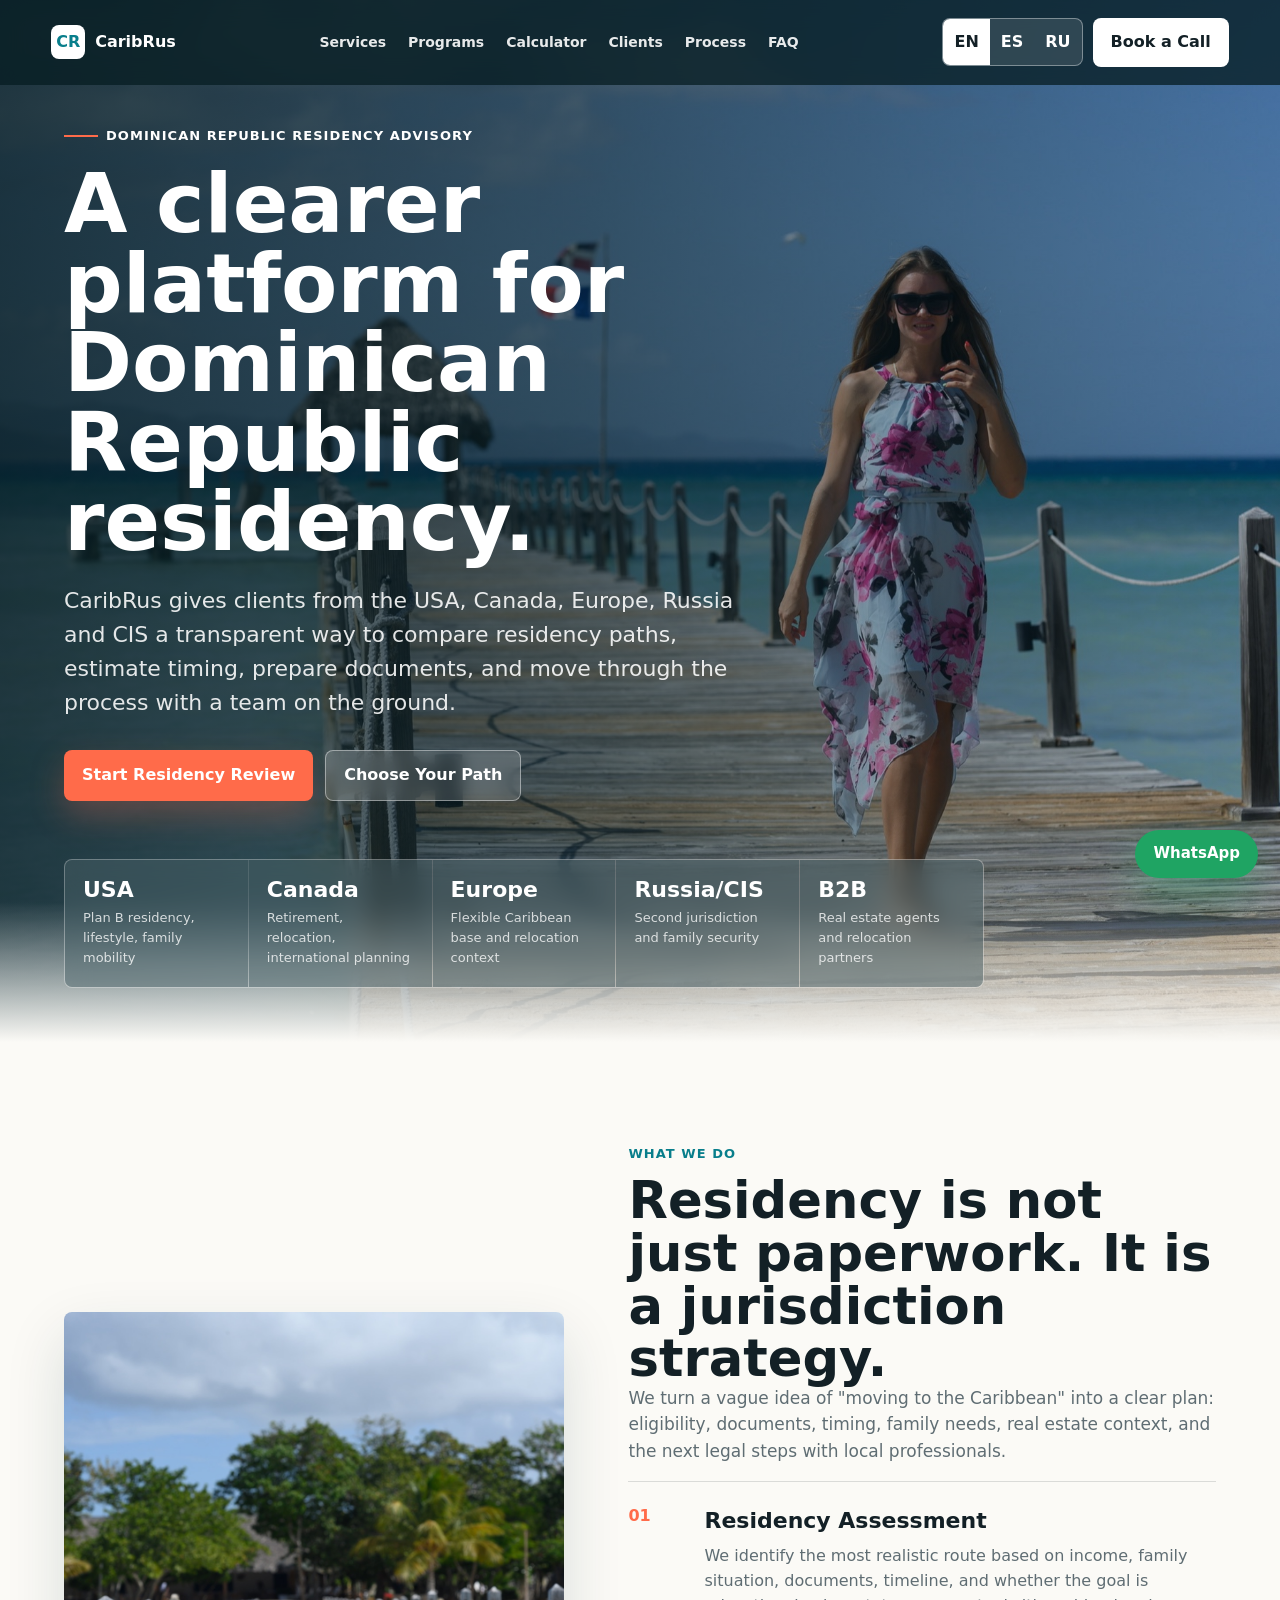
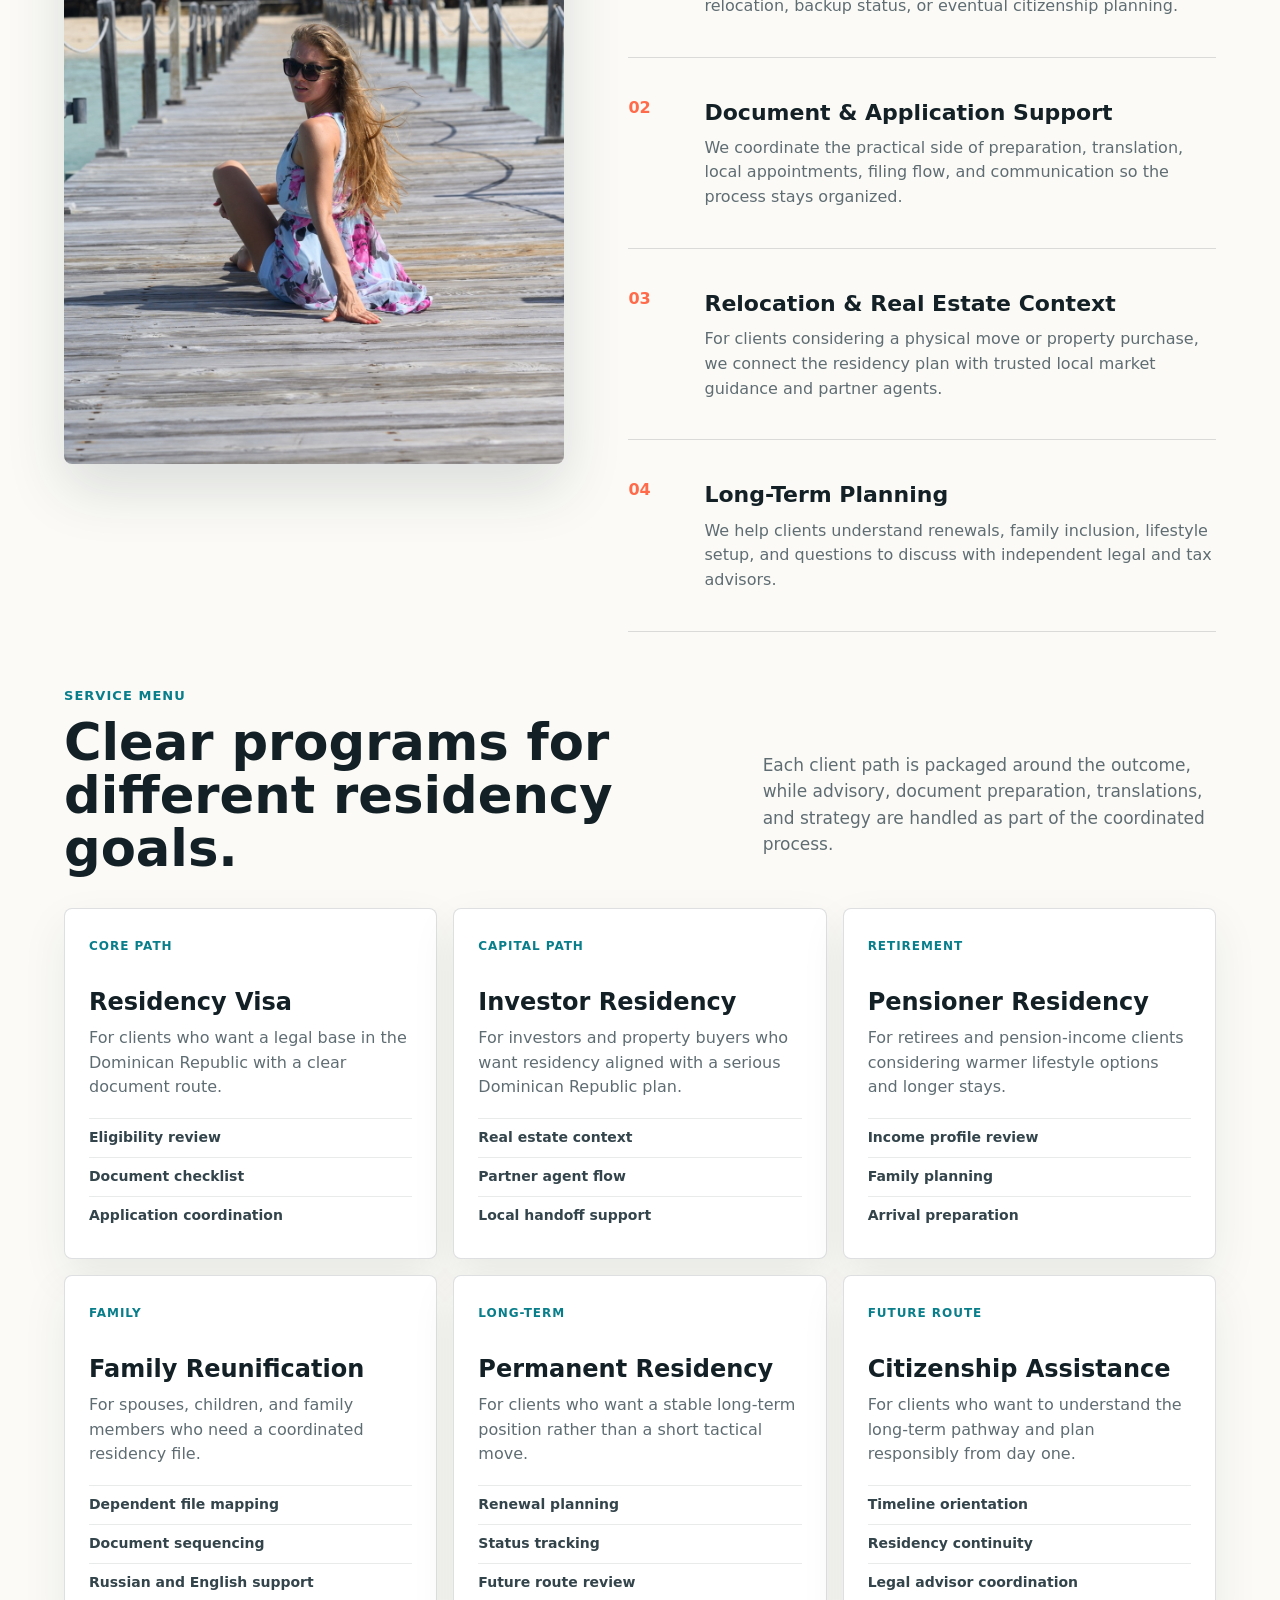
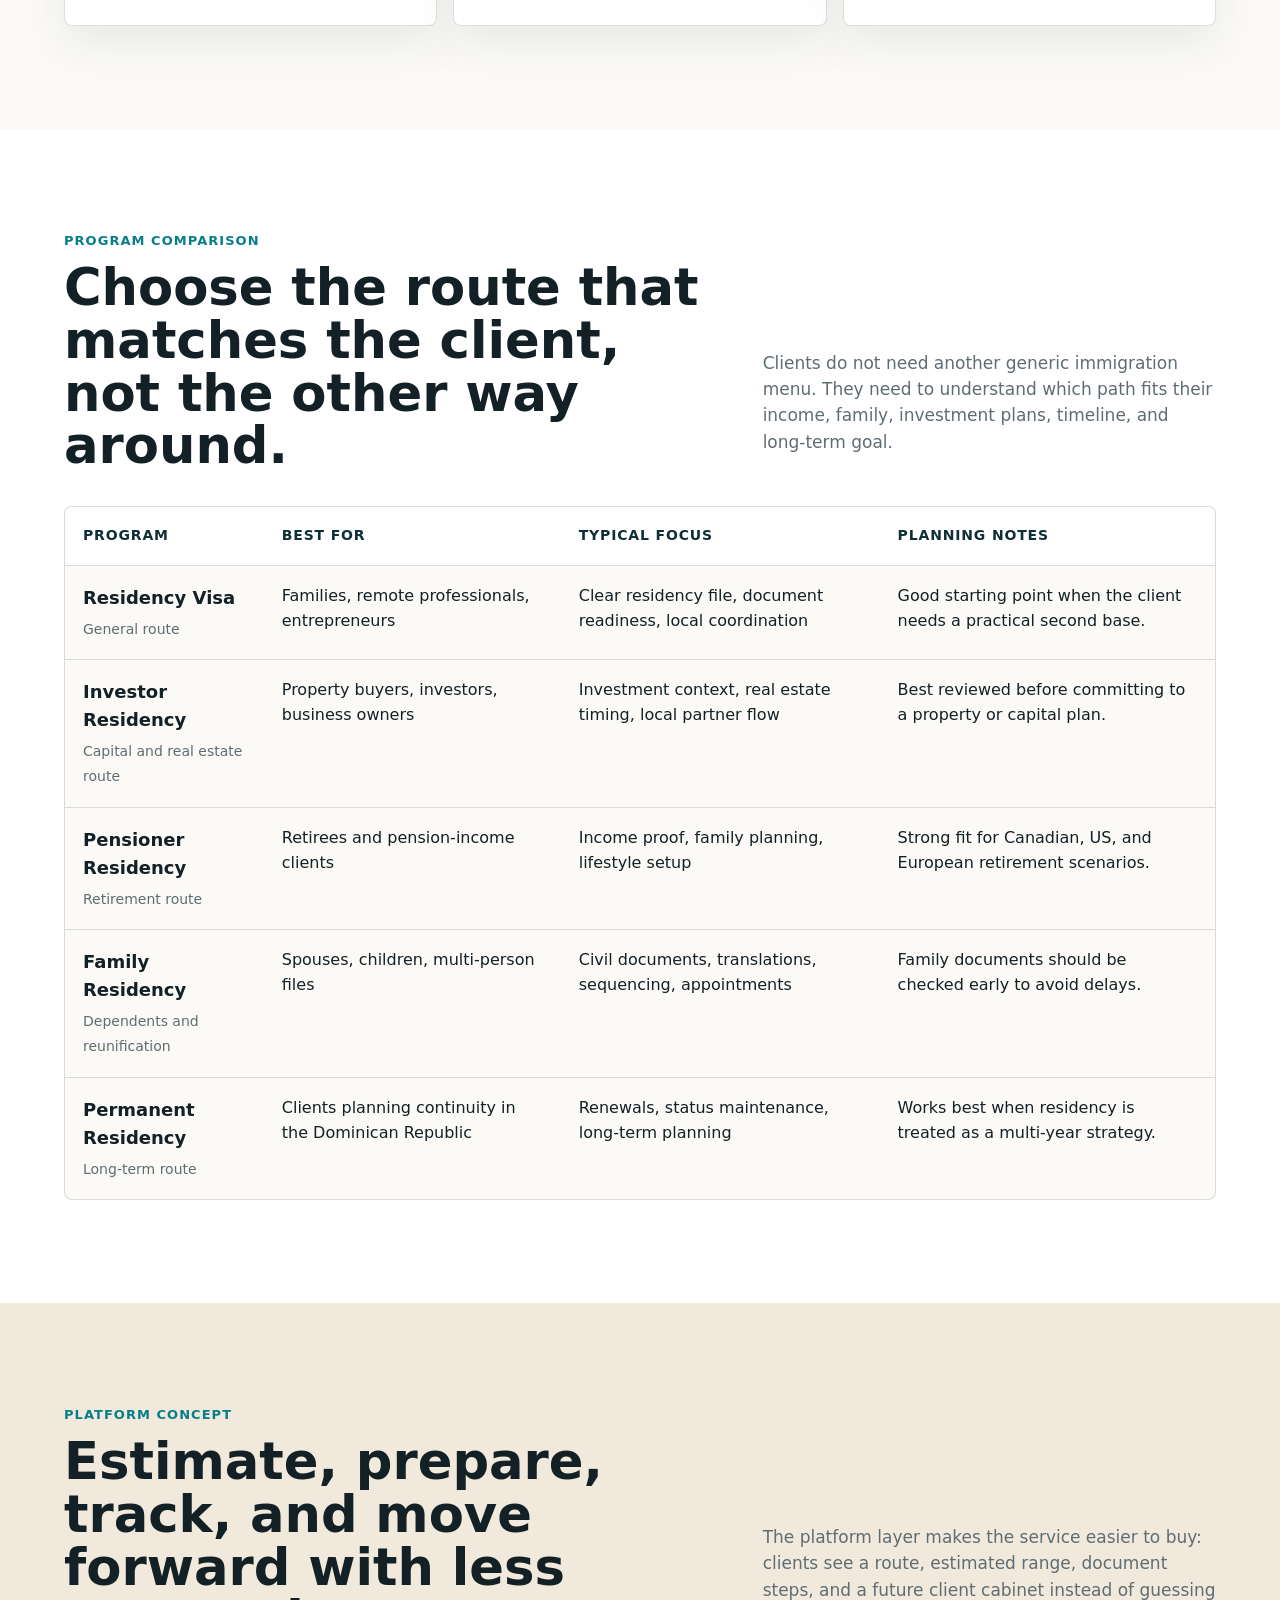
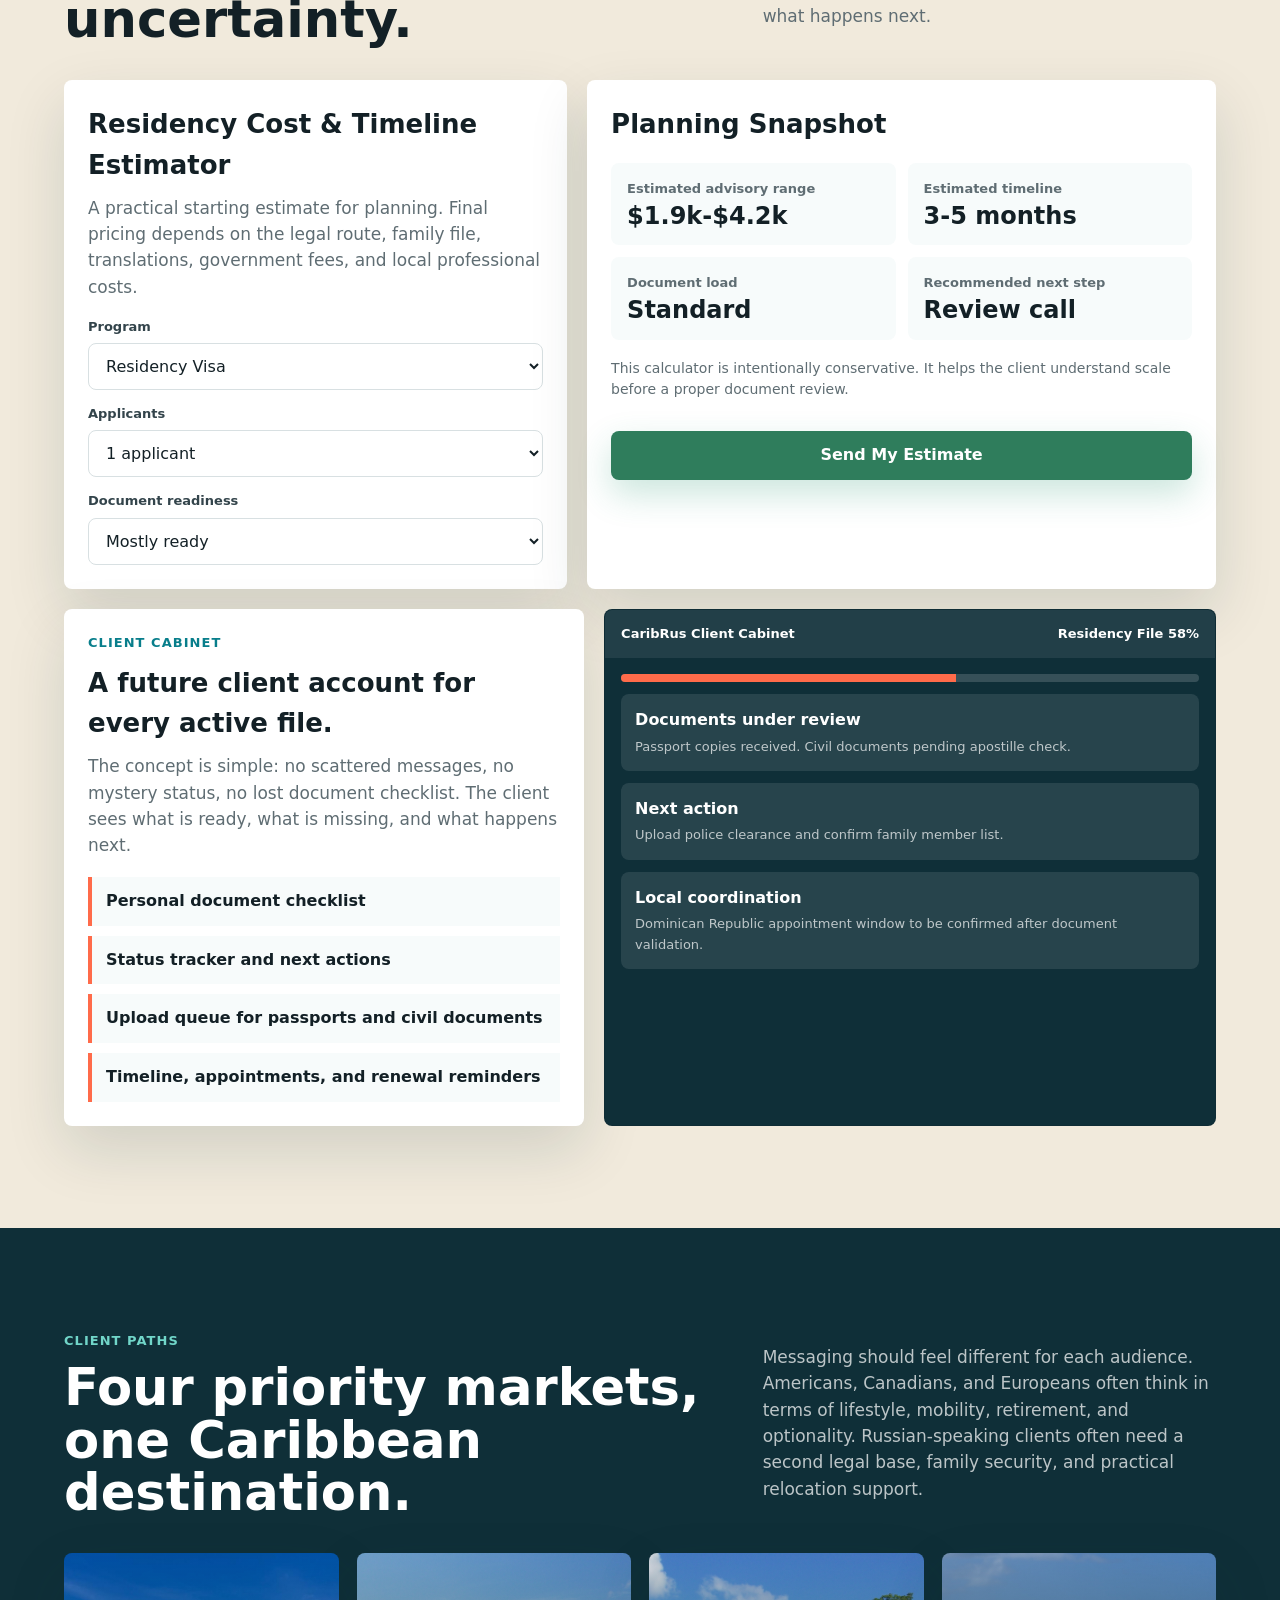
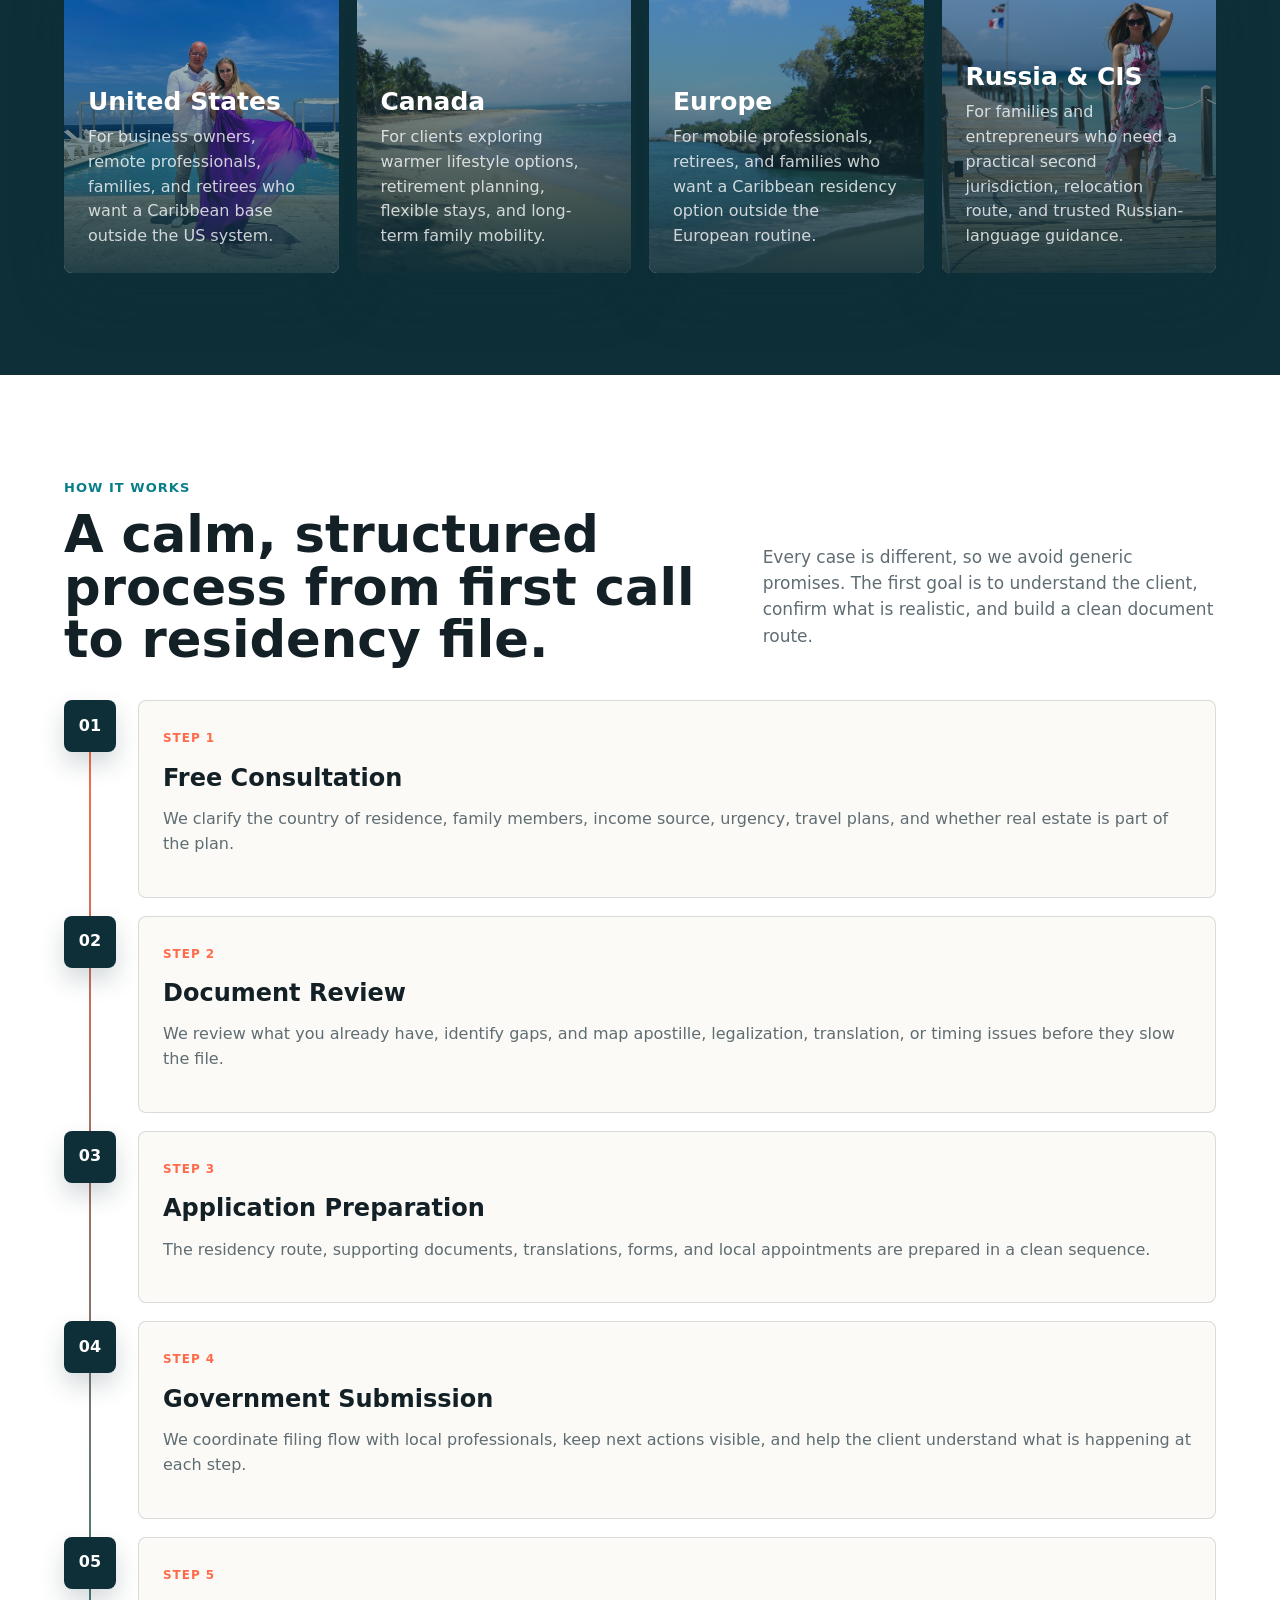
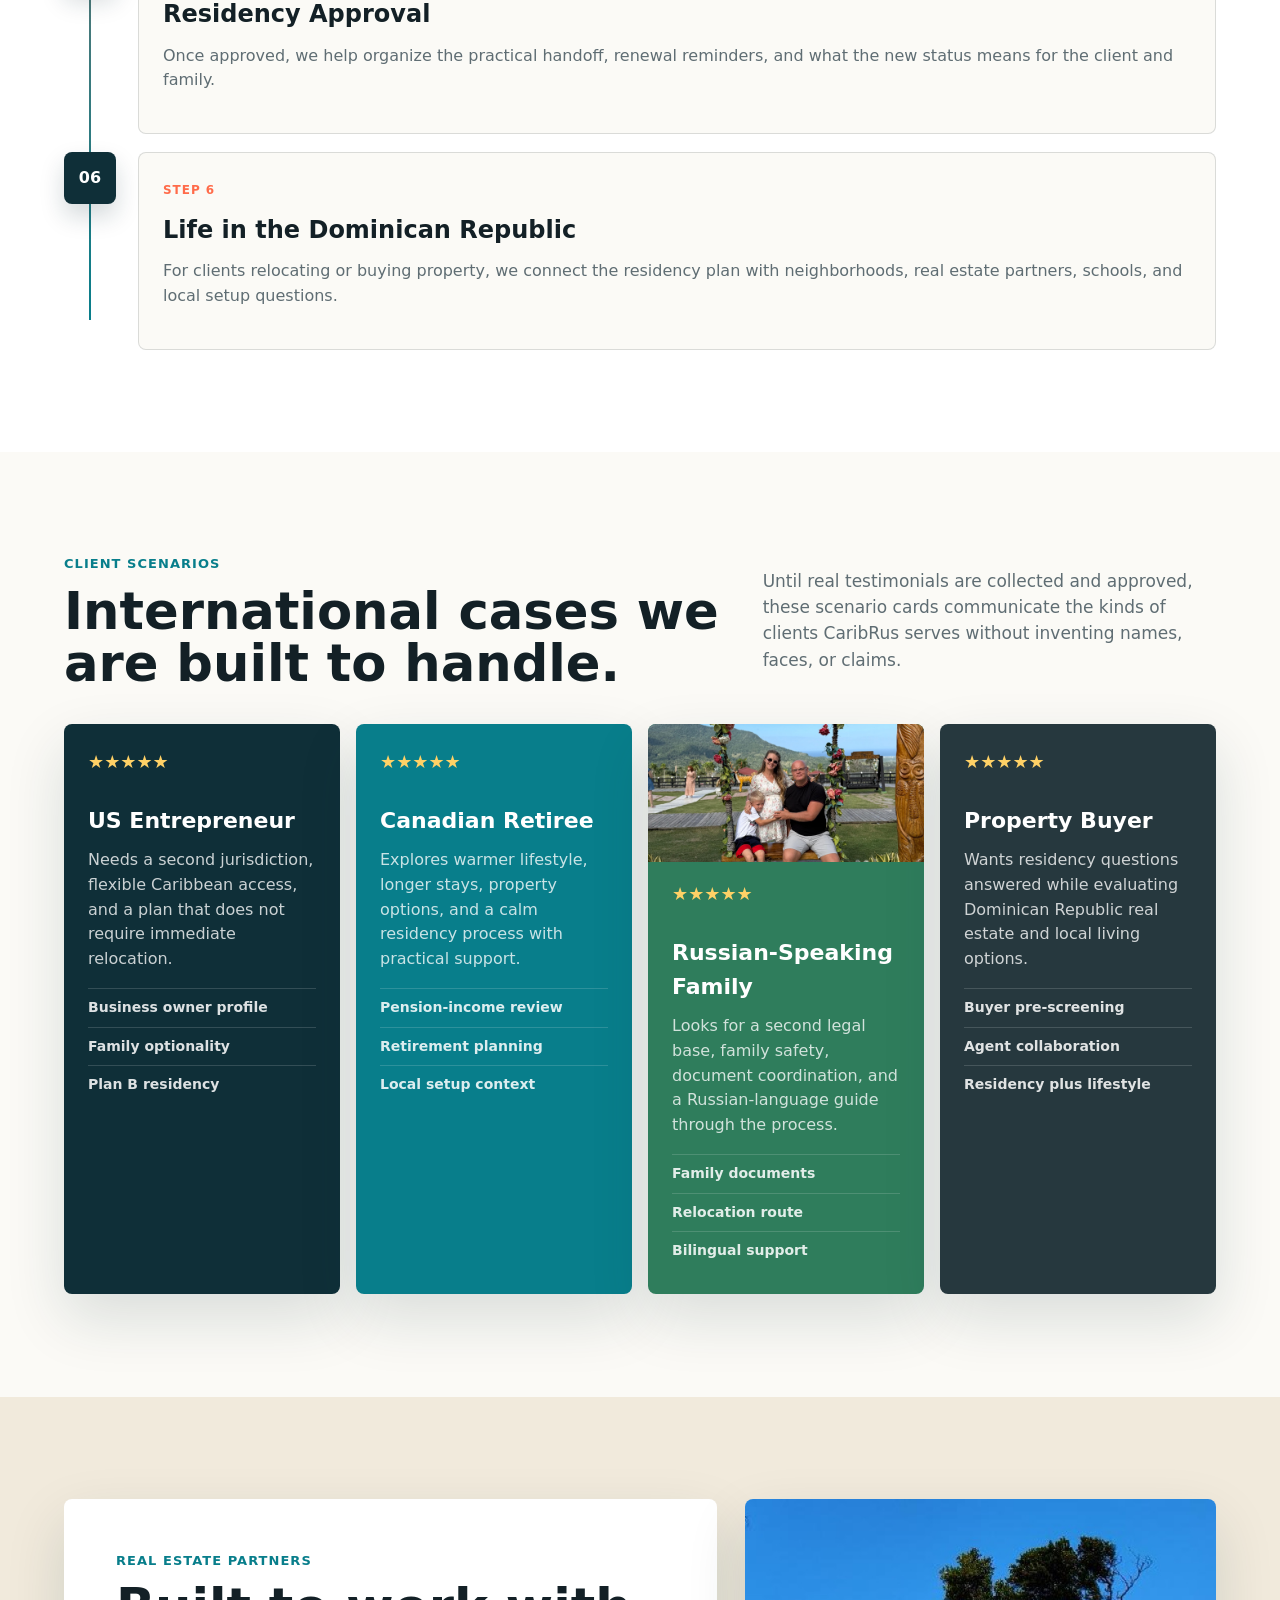
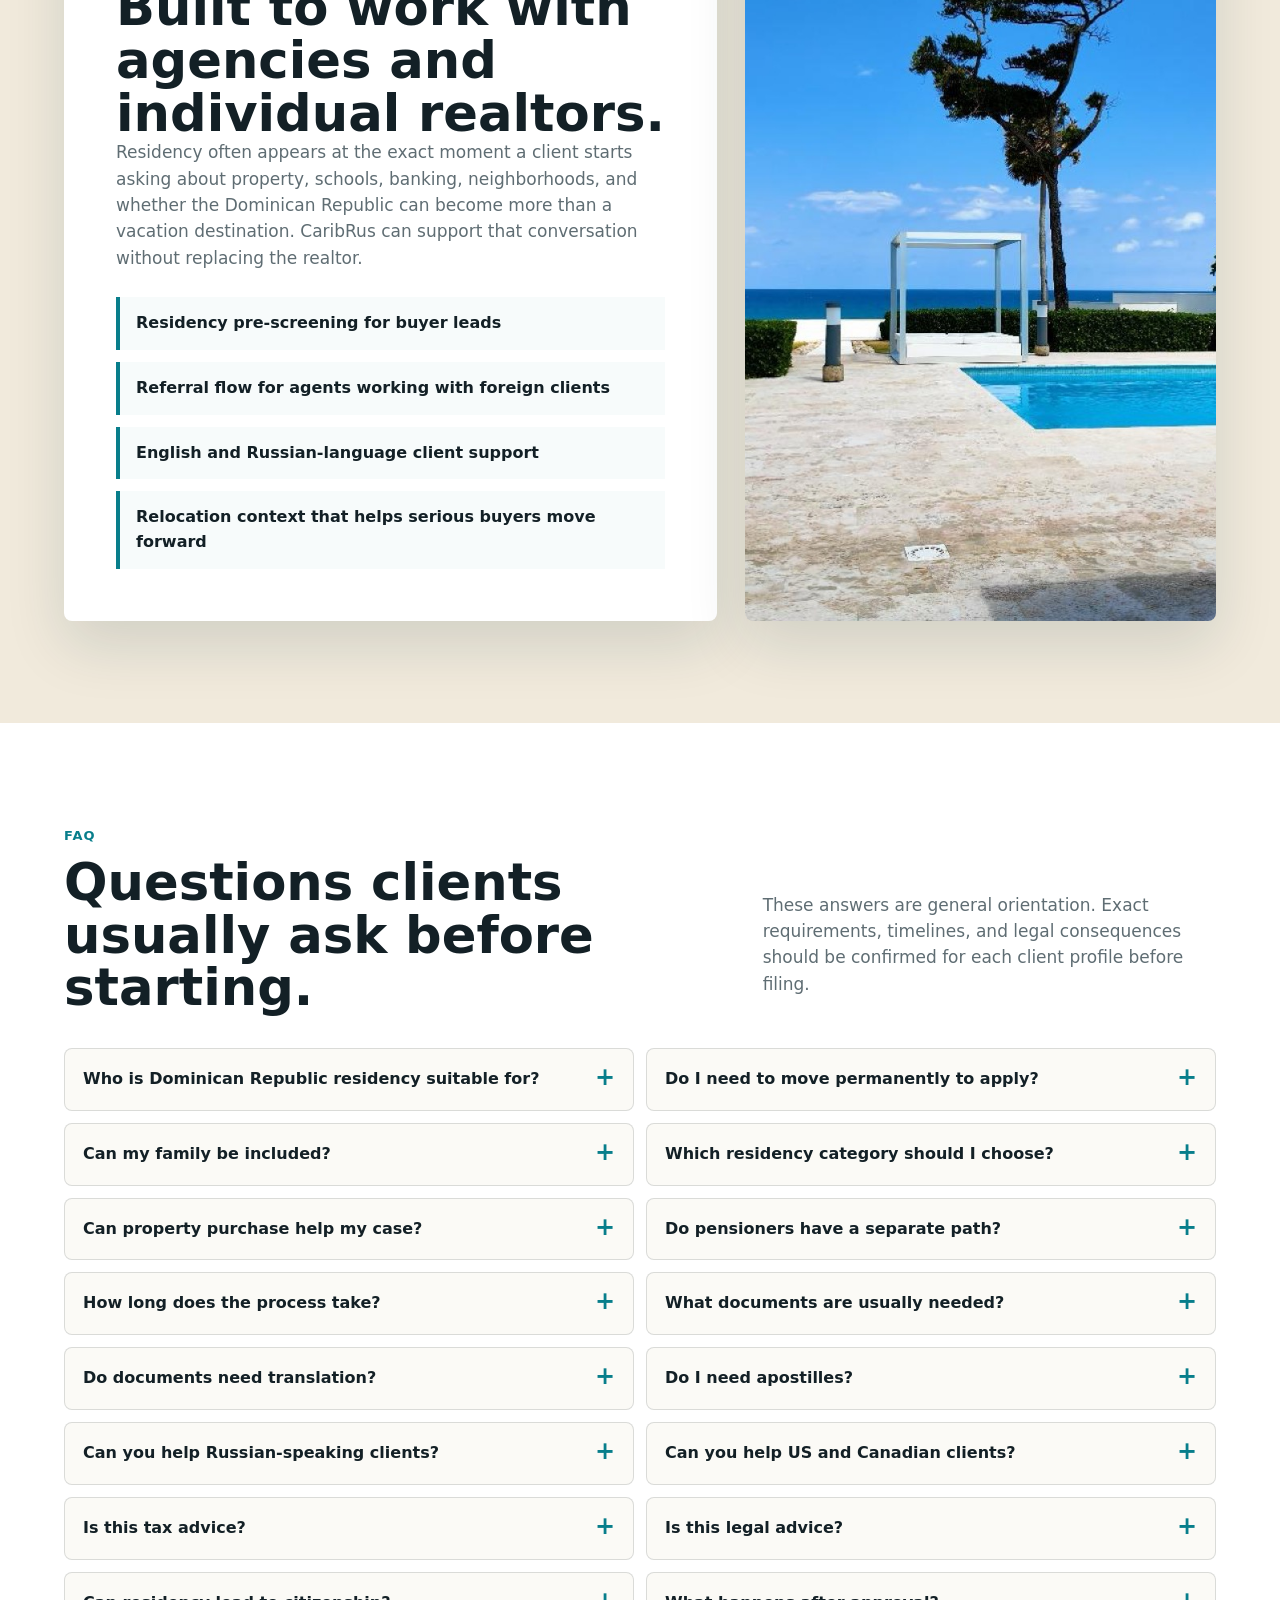
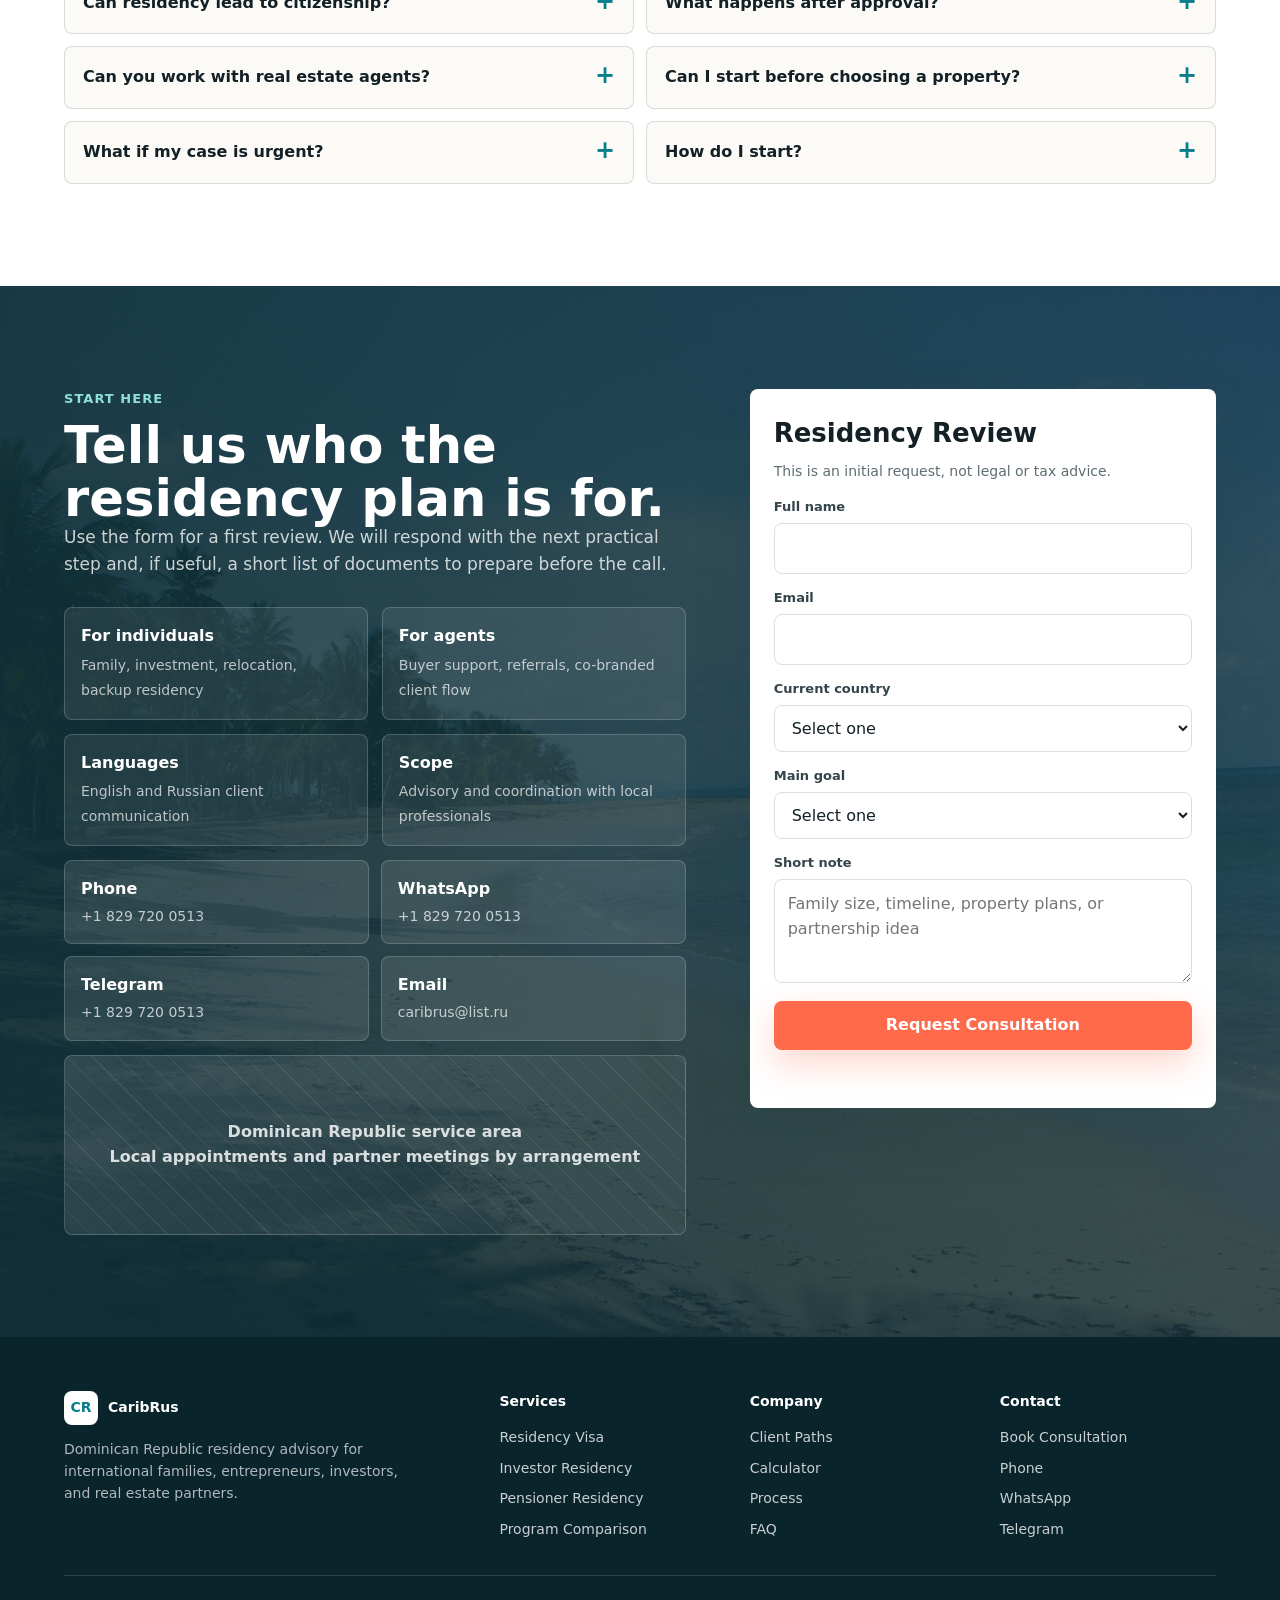
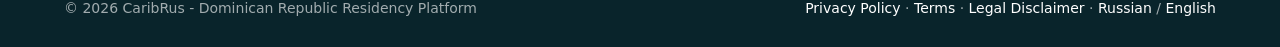
<file: github-upload/index.html>
<!DOCTYPE html>
<html lang="en">
<head>
<meta charset="UTF-8">
<meta name="viewport" content="width=device-width, initial-scale=1">
<title>CaribRus - Dominican Republic Residency Platform</title>
<meta name="description" content="Dominican Republic residency platform for clients from the USA, Canada, Europe, Russia and CIS: program comparison, document strategy, timelines, cost estimates, and guided support.">
<meta name="keywords" content="Dominican Republic residency, Dominican residency visa, investor residency Dominican Republic, pensioner residency Dominican Republic, residency platform, Caribbean residency, Dominican Republic immigration support">
<link rel="canonical" href="https://caribrus.com/">
<script type="application/ld+json">
{
  "@context": "https://schema.org",
  "@type": "ProfessionalService",
  "name": "CaribRus",
  "description": "Dominican Republic residency platform for international families, entrepreneurs, investors, retirees, and real estate partners.",
  "areaServed": ["United States", "Canada", "Europe", "Russia", "Dominican Republic"],
  "serviceType": ["Dominican Republic residency advisory", "Investor residency coordination", "Pensioner residency support", "Family residency planning", "Document preparation"],
  "url": "https://caribrus.com/"
}
</script>
<style>
:root {
  --ink: #132026;
  --muted: #5f6d73;
  --paper: #fbfaf6;
  --sand: #f1eadc;
  --sea: #087e8b;
  --reef: #ff6b4a;
  --leaf: #2f7d5c;
  --night: #0f2f38;
  --line: rgba(19, 32, 38, 0.14);
  --shadow: 0 24px 60px rgba(15, 47, 56, 0.14);
}

* { box-sizing: border-box; }
html { scroll-behavior: smooth; }
body {
  margin: 0;
  font-family: Inter, ui-sans-serif, system-ui, -apple-system, BlinkMacSystemFont, "Segoe UI", Arial, sans-serif;
  color: var(--ink);
  background: var(--paper);
  line-height: 1.55;
}

a { color: inherit; text-decoration: none; }
img { display: block; width: 100%; height: 100%; object-fit: cover; }

.site-header {
  position: fixed;
  top: 0;
  left: 0;
  right: 0;
  z-index: 20;
  display: flex;
  align-items: center;
  justify-content: space-between;
  gap: 24px;
  padding: 18px clamp(18px, 4vw, 56px);
  color: #fff;
  background: rgba(7, 29, 35, 0.76);
  backdrop-filter: blur(12px);
}

.brand {
  display: flex;
  align-items: center;
  gap: 10px;
  font-weight: 800;
  letter-spacing: 0;
}

.brand-mark {
  display: grid;
  place-items: center;
  width: 34px;
  height: 34px;
  border-radius: 8px;
  background: #fff;
  color: var(--sea);
  font-weight: 900;
}

.nav {
  display: flex;
  align-items: center;
  gap: 22px;
  font-size: 14px;
  font-weight: 650;
}

.nav a { opacity: 0.9; }
.nav a:hover { opacity: 1; }

.header-actions {
  display: flex;
  align-items: center;
  gap: 10px;
}

.language-switcher {
  display: inline-flex;
  align-items: center;
  min-height: 46px;
  overflow: hidden;
  border: 1px solid rgba(255, 255, 255, 0.38);
  border-radius: 8px;
  background: rgba(255, 255, 255, 0.12);
}

.language-toggle {
  min-height: 46px;
  padding: 0 11px;
  border: 0;
  color: #fff;
  background: transparent;
  font: inherit;
  font-weight: 850;
  cursor: pointer;
}

.language-toggle.is-active {
  color: var(--ink);
  background: #fff;
}

.nav-cta,
.button {
  display: inline-flex;
  align-items: center;
  justify-content: center;
  min-height: 46px;
  padding: 12px 18px;
  border: 0;
  border-radius: 8px;
  font: inherit;
  font-weight: 780;
  cursor: pointer;
  transition: transform 160ms ease, box-shadow 160ms ease, background 160ms ease;
}

.nav-cta {
  color: var(--ink);
  background: #fff;
}

.button.primary {
  color: #fff;
  background: var(--reef);
  box-shadow: 0 14px 34px rgba(255, 107, 74, 0.28);
}

.button.secondary {
  color: #fff;
  background: rgba(255, 255, 255, 0.16);
  border: 1px solid rgba(255, 255, 255, 0.42);
  backdrop-filter: blur(8px);
}

.estimate-whatsapp {
  width: 100%;
  margin-top: 16px;
  color: #fff;
  background: var(--leaf);
  box-shadow: 0 14px 34px rgba(38, 150, 112, 0.24);
}

.button:hover,
.nav-cta:hover {
  transform: translateY(-1px);
}

.hero {
  position: relative;
  min-height: 92vh;
  display: grid;
  align-items: end;
  padding: 120px clamp(18px, 5vw, 72px) 54px;
  color: #fff;
  overflow: hidden;
  background:
    linear-gradient(90deg, rgba(7, 29, 35, 0.82) 0%, rgba(7, 29, 35, 0.58) 46%, rgba(7, 29, 35, 0.18) 100%),
    url("assets/photos/dominican-pier-hero.jpg") center/cover;
}

.hero::after {
  content: "";
  position: absolute;
  left: 0;
  right: 0;
  bottom: 0;
  height: 140px;
  background: linear-gradient(180deg, rgba(251, 250, 246, 0), var(--paper));
  pointer-events: none;
}

.hero-content {
  position: relative;
  z-index: 1;
  max-width: 880px;
}

.eyebrow {
  display: inline-flex;
  align-items: center;
  gap: 8px;
  margin-bottom: 18px;
  color: #fff;
  font-size: 13px;
  font-weight: 780;
  text-transform: uppercase;
  letter-spacing: 0.08em;
}

.eyebrow::before {
  content: "";
  width: 34px;
  height: 2px;
  background: var(--reef);
}

h1,
h2,
h3,
p { margin-top: 0; }

h1 {
  max-width: 780px;
  margin-bottom: 22px;
  font-size: clamp(42px, 7vw, 82px);
  line-height: 0.97;
  letter-spacing: 0;
}

html[lang="ru"] h1,
html[lang="es"] h1 {
  max-width: 860px;
  font-size: clamp(38px, 5.7vw, 70px);
  line-height: 1.02;
}

html[lang="ru"] .nav,
html[lang="es"] .nav {
  gap: 18px;
}

.hero p {
  max-width: 680px;
  margin-bottom: 30px;
  color: rgba(255, 255, 255, 0.88);
  font-size: clamp(18px, 2vw, 22px);
}

.hero-actions {
  display: flex;
  flex-wrap: wrap;
  gap: 12px;
}

.hero-proof {
  position: relative;
  z-index: 1;
  display: grid;
  grid-template-columns: repeat(5, minmax(120px, 1fr));
  gap: 1px;
  width: min(920px, 100%);
  margin-top: 58px;
  overflow: hidden;
  border: 1px solid rgba(255, 255, 255, 0.2);
  border-radius: 8px;
  background: rgba(255, 255, 255, 0.18);
  backdrop-filter: blur(12px);
}

.proof-item {
  min-height: 94px;
  padding: 18px;
  background: rgba(15, 47, 56, 0.34);
}

.proof-item strong {
  display: block;
  font-size: 22px;
  line-height: 1.1;
}

.proof-item span {
  display: block;
  margin-top: 6px;
  color: rgba(255, 255, 255, 0.78);
  font-size: 13px;
}

.section {
  scroll-margin-top: 92px;
  padding: clamp(64px, 8vw, 112px) clamp(18px, 5vw, 72px);
}

.section-inner {
  width: min(1180px, 100%);
  margin: 0 auto;
}

.section-kicker {
  margin-bottom: 10px;
  color: var(--sea);
  font-size: 13px;
  font-weight: 820;
  text-transform: uppercase;
  letter-spacing: 0.08em;
}

.section-head {
  display: grid;
  grid-template-columns: minmax(0, 0.95fr) minmax(280px, 0.65fr);
  gap: 36px;
  align-items: end;
  margin-bottom: 34px;
}

h2 {
  margin-bottom: 0;
  font-size: clamp(32px, 4vw, 52px);
  line-height: 1.03;
  letter-spacing: 0;
}

.section-head p,
.lead {
  color: var(--muted);
  font-size: 17px;
}

.split {
  display: grid;
  grid-template-columns: minmax(0, 0.92fr) minmax(0, 1.08fr);
  gap: clamp(28px, 5vw, 68px);
  align-items: center;
}

.photo-panel {
  min-height: 580px;
  overflow: hidden;
  border-radius: 8px;
  box-shadow: var(--shadow);
}

.stack {
  display: grid;
  gap: 16px;
}

.service-row {
  display: grid;
  grid-template-columns: 58px minmax(0, 1fr);
  gap: 18px;
  padding: 22px 0;
  border-bottom: 1px solid var(--line);
}

.service-row:first-child { border-top: 1px solid var(--line); }
.service-num {
  color: var(--reef);
  font-weight: 850;
}

.service-row h3 {
  margin-bottom: 6px;
  font-size: 22px;
}

.service-row p { color: var(--muted); }

.service-cards {
  margin-top: 54px;
}

.service-grid {
  display: grid;
  grid-template-columns: repeat(3, minmax(0, 1fr));
  gap: 16px;
}

.service-card {
  min-height: 250px;
  padding: 24px;
  border: 1px solid var(--line);
  border-radius: 8px;
  background: #fff;
  box-shadow: 0 18px 45px rgba(15, 47, 56, 0.08);
}

.service-card .tag {
  display: inline-flex;
  margin-bottom: 34px;
  color: var(--sea);
  font-size: 12px;
  font-weight: 850;
  text-transform: uppercase;
  letter-spacing: 0.08em;
}

.service-card h3 {
  margin-bottom: 10px;
  font-size: 24px;
  line-height: 1.08;
}

.service-card p {
  margin-bottom: 18px;
  color: var(--muted);
}

.service-card ul,
.scenario-card ul,
.footer-links {
  margin: 0;
  padding: 0;
  list-style: none;
}

.service-card li {
  padding: 8px 0;
  border-top: 1px solid rgba(19, 32, 38, 0.09);
  color: #33444b;
  font-size: 14px;
  font-weight: 650;
}

.programs {
  background: #fff;
}

.comparison-wrap {
  overflow-x: auto;
  border: 1px solid var(--line);
  border-radius: 8px;
  background: var(--paper);
}

.comparison-table {
  width: 100%;
  min-width: 820px;
  border-collapse: collapse;
}

.comparison-table th,
.comparison-table td {
  padding: 18px;
  border-bottom: 1px solid var(--line);
  text-align: left;
  vertical-align: top;
}

.comparison-table th {
  color: var(--night);
  background: #fff;
  font-size: 14px;
  text-transform: uppercase;
  letter-spacing: 0.06em;
}

.comparison-table tr:last-child td {
  border-bottom: 0;
}

.comparison-table strong {
  display: block;
  margin-bottom: 5px;
  font-size: 18px;
}

.comparison-table span {
  color: var(--muted);
  font-size: 14px;
}

.platform {
  background: var(--sand);
}

.calculator-grid {
  display: grid;
  grid-template-columns: minmax(0, 0.8fr) minmax(0, 1fr);
  gap: 20px;
  align-items: stretch;
}

.calculator-panel,
.result-panel,
.portal-panel {
  padding: 24px;
  border-radius: 8px;
  background: #fff;
  box-shadow: var(--shadow);
}

.calculator-panel h3,
.result-panel h3,
.portal-panel h3 {
  margin-bottom: 10px;
  font-size: 26px;
}

.result-grid {
  display: grid;
  grid-template-columns: repeat(2, minmax(0, 1fr));
  gap: 12px;
  margin: 18px 0;
}

.result-box {
  padding: 16px;
  border-radius: 8px;
  background: #f7fbfb;
}

.result-box span {
  display: block;
  color: var(--muted);
  font-size: 13px;
  font-weight: 700;
}

.result-box strong {
  display: block;
  margin-top: 4px;
  font-size: 24px;
  line-height: 1.1;
}

.result-note {
  color: var(--muted);
  font-size: 14px;
}

.floating-whatsapp {
  position: fixed;
  right: 22px;
  bottom: 22px;
  z-index: 40;
  display: inline-flex;
  align-items: center;
  justify-content: center;
  min-height: 48px;
  padding: 12px 18px;
  border-radius: 999px;
  color: #fff;
  background: #1fa463;
  font-size: 15px;
  font-weight: 820;
  box-shadow: 0 18px 40px rgba(31, 164, 99, 0.34);
  transition: transform 160ms ease, box-shadow 160ms ease;
}

.floating-whatsapp:hover {
  transform: translateY(-2px);
  box-shadow: 0 22px 48px rgba(31, 164, 99, 0.42);
}

.portal-grid {
  display: grid;
  grid-template-columns: minmax(0, 0.85fr) minmax(0, 1fr);
  gap: 20px;
  margin-top: 20px;
}

.portal-list {
  display: grid;
  gap: 10px;
  margin: 18px 0 0;
  padding: 0;
  list-style: none;
}

.portal-list li {
  padding: 12px 14px;
  border-left: 4px solid var(--reef);
  background: #f7fbfb;
  font-weight: 700;
}

.portal-screen {
  overflow: hidden;
  border: 1px solid var(--line);
  border-radius: 8px;
  background: #0f2f38;
  color: #fff;
}

.portal-topbar {
  display: flex;
  justify-content: space-between;
  gap: 14px;
  padding: 14px 16px;
  background: rgba(255, 255, 255, 0.08);
  font-size: 13px;
  font-weight: 800;
}

.portal-body {
  display: grid;
  gap: 12px;
  padding: 16px;
}

.portal-task {
  padding: 14px;
  border-radius: 8px;
  background: rgba(255, 255, 255, 0.1);
}

.portal-task strong,
.portal-task span {
  display: block;
}

.portal-task span {
  margin-top: 4px;
  color: rgba(255, 255, 255, 0.7);
  font-size: 13px;
}

.progress-line {
  height: 8px;
  overflow: hidden;
  border-radius: 99px;
  background: rgba(255, 255, 255, 0.16);
}

.progress-line span {
  display: block;
  width: 58%;
  height: 100%;
  background: var(--reef);
}

.audiences {
  background: var(--night);
  color: #fff;
}

.audiences .section-kicker { color: #71d6c9; }
.audiences .section-head p { color: rgba(255, 255, 255, 0.72); }

.audiences .card-grid {
  grid-template-columns: repeat(4, minmax(0, 1fr));
}

.card-grid {
  display: grid;
  grid-template-columns: repeat(3, minmax(0, 1fr));
  gap: 18px;
}

.card {
  min-height: 320px;
  display: flex;
  flex-direction: column;
  justify-content: flex-end;
  overflow: hidden;
  border-radius: 8px;
  background: #fff;
  box-shadow: var(--shadow);
}

.audience-card {
  position: relative;
  color: #fff;
  background: #0f2f38;
}

.audience-card::before {
  content: "";
  position: absolute;
  inset: 0;
  background: linear-gradient(180deg, rgba(15, 47, 56, 0.08), rgba(15, 47, 56, 0.9));
  z-index: 1;
}

.audience-card img {
  position: absolute;
  inset: 0;
}

.card-body {
  position: relative;
  z-index: 2;
  padding: 24px;
}

.card-body h3 {
  margin-bottom: 10px;
  font-size: 25px;
  line-height: 1.1;
}

.card-body p {
  margin-bottom: 0;
  color: rgba(255, 255, 255, 0.78);
}

.process {
  background: #fff;
}

.timeline {
  position: relative;
  display: grid;
  gap: 18px;
  counter-reset: step;
}

.timeline::before {
  content: "";
  position: absolute;
  top: 30px;
  bottom: 30px;
  left: 25px;
  width: 2px;
  background: linear-gradient(180deg, var(--reef), var(--sea));
}

.timeline-step {
  position: relative;
  display: grid;
  grid-template-columns: 52px minmax(0, 1fr);
  gap: 22px;
  align-items: start;
}

.timeline-marker {
  position: relative;
  z-index: 1;
  display: grid;
  place-items: center;
  width: 52px;
  height: 52px;
  border-radius: 8px;
  color: #fff;
  background: var(--night);
  box-shadow: 0 12px 24px rgba(15, 47, 56, 0.18);
  font-weight: 850;
}

.timeline-card {
  min-height: 144px;
  padding: 24px;
  border: 1px solid var(--line);
  border-radius: 8px;
  background: var(--paper);
}

.timeline-card::before {
  counter-increment: step;
  content: "Step " counter(step);
  display: inline-flex;
  margin-bottom: 12px;
  color: var(--reef);
  font-size: 12px;
  font-weight: 850;
  text-transform: uppercase;
  letter-spacing: 0.08em;
}

.timeline-card h3 {
  margin-bottom: 10px;
  font-size: 24px;
}

.timeline-card p {
  color: var(--muted);
}

.scenarios {
  background: var(--paper);
}

.scenario-grid {
  display: grid;
  grid-template-columns: repeat(4, minmax(0, 1fr));
  gap: 16px;
}

.scenario-card {
  min-height: 300px;
  padding: 24px;
  border-radius: 8px;
  color: #fff;
  background: var(--night);
  box-shadow: var(--shadow);
}

.scenario-card:nth-child(2) { background: var(--sea); }
.scenario-card:nth-child(3) { background: var(--leaf); }
.scenario-card:nth-child(4) { background: #26383e; }

.scenario-card img {
  display: block;
  width: calc(100% + 48px);
  height: 138px;
  margin: -24px -24px 18px;
  border-radius: 8px 8px 0 0;
  object-fit: cover;
  object-position: center 58%;
}

.rating {
  display: flex;
  gap: 3px;
  margin-bottom: 28px;
  color: #ffd166;
  font-size: 18px;
  letter-spacing: 0;
}

.scenario-card h3 {
  margin-bottom: 10px;
  font-size: 22px;
}

.scenario-card p {
  color: rgba(255, 255, 255, 0.78);
}

.scenario-card li {
  padding: 8px 0;
  border-top: 1px solid rgba(255, 255, 255, 0.15);
  color: rgba(255, 255, 255, 0.86);
  font-size: 14px;
  font-weight: 650;
}

.faq {
  background: #fff;
}

.faq-grid {
  display: grid;
  grid-template-columns: repeat(2, minmax(0, 1fr));
  gap: 12px;
}

details {
  border: 1px solid var(--line);
  border-radius: 8px;
  background: var(--paper);
}

summary {
  position: relative;
  list-style: none;
  padding: 18px 46px 18px 18px;
  cursor: pointer;
  font-weight: 780;
}

summary::-webkit-details-marker {
  display: none;
}

summary::after {
  content: "+";
  position: absolute;
  right: 18px;
  top: 16px;
  color: var(--sea);
  font-size: 24px;
  line-height: 1;
}

details[open] summary::after {
  content: "-";
}

details p {
  margin: 0;
  padding: 0 18px 18px;
  color: var(--muted);
  font-size: 15px;
}

.partners {
  background: var(--sand);
}

.partner-panel {
  display: grid;
  grid-template-columns: minmax(0, 1fr) minmax(320px, 0.72fr);
  gap: 28px;
  align-items: stretch;
}

.partner-copy {
  padding: clamp(28px, 5vw, 52px);
  border-radius: 8px;
  background: #fff;
  box-shadow: var(--shadow);
}

.partner-copy p {
  color: var(--muted);
  font-size: 17px;
}

.partner-list {
  display: grid;
  gap: 12px;
  margin-top: 26px;
}

.partner-list div {
  padding: 14px 16px;
  border-left: 4px solid var(--sea);
  background: #f7fbfb;
  font-weight: 700;
}

.partner-photo {
  min-height: 420px;
  overflow: hidden;
  border-radius: 8px;
  box-shadow: var(--shadow);
}

.contact {
  color: #fff;
  background:
    linear-gradient(90deg, rgba(15, 47, 56, 0.92), rgba(15, 47, 56, 0.74)),
    url("assets/photos/dominican-beach-palms.jpg") center/cover;
}

.contact-grid {
  display: grid;
  grid-template-columns: minmax(0, 0.88fr) minmax(340px, 0.66fr);
  gap: clamp(26px, 5vw, 64px);
  align-items: start;
}

.contact .section-kicker { color: #8ee1d7; }
.contact .lead { color: rgba(255, 255, 255, 0.78); }

.contact-points {
  display: grid;
  grid-template-columns: repeat(2, minmax(0, 1fr));
  gap: 14px;
  margin-top: 30px;
}

.contact-point {
  padding: 16px;
  border: 1px solid rgba(255, 255, 255, 0.18);
  border-radius: 8px;
  background: rgba(255, 255, 255, 0.08);
}

.contact-point strong {
  display: block;
  margin-bottom: 4px;
}

.contact-point span {
  color: rgba(255, 255, 255, 0.7);
  font-size: 14px;
}

.contact-methods {
  display: grid;
  grid-template-columns: repeat(2, minmax(0, 1fr));
  gap: 12px;
  margin-top: 14px;
}

.contact-method {
  padding: 16px;
  border: 1px solid rgba(255, 255, 255, 0.18);
  border-radius: 8px;
  background: rgba(255, 255, 255, 0.1);
}

.contact-method strong,
.contact-method span {
  display: block;
}

.contact-method span {
  margin-top: 4px;
  color: rgba(255, 255, 255, 0.72);
  font-size: 14px;
}

.map-placeholder {
  min-height: 180px;
  display: grid;
  place-items: center;
  margin-top: 14px;
  padding: 18px;
  border: 1px solid rgba(255, 255, 255, 0.18);
  border-radius: 8px;
  background:
    linear-gradient(135deg, rgba(255, 255, 255, 0.12), rgba(255, 255, 255, 0.04)),
    repeating-linear-gradient(45deg, rgba(255, 255, 255, 0.08) 0 1px, transparent 1px 18px);
  color: rgba(255, 255, 255, 0.82);
  text-align: center;
  font-weight: 750;
}

.form-shell {
  padding: 24px;
  border-radius: 8px;
  background: #fff;
  color: var(--ink);
  box-shadow: var(--shadow);
}

.form-shell h3 {
  margin-bottom: 8px;
  font-size: 26px;
}

.form-shell p {
  color: var(--muted);
  font-size: 14px;
}

.field {
  display: grid;
  gap: 6px;
  margin-top: 14px;
}

label {
  color: #33444b;
  font-size: 13px;
  font-weight: 760;
}

input,
select,
textarea {
  width: 100%;
  min-height: 46px;
  padding: 12px 13px;
  border: 1px solid #d8e0e2;
  border-radius: 8px;
  color: var(--ink);
  background: #fff;
  font: inherit;
}

textarea {
  min-height: 104px;
  resize: vertical;
}

.form-shell .button {
  width: 100%;
  margin-top: 18px;
}

.form-note {
  min-height: 22px;
  margin-top: 12px;
  color: var(--leaf);
  font-size: 14px;
  font-weight: 700;
}

.site-footer {
  scroll-margin-top: 92px;
  padding: 54px clamp(18px, 5vw, 72px) 28px;
  color: #d8e7ea;
  background: #09242b;
  font-size: 14px;
}

.site-footer a { color: #fff; }

.footer-inner {
  width: min(1180px, 100%);
  margin: 0 auto;
}

.footer-grid {
  display: grid;
  grid-template-columns: minmax(240px, 1.3fr) repeat(3, minmax(150px, 0.7fr));
  gap: 34px;
  padding-bottom: 34px;
  border-bottom: 1px solid rgba(255, 255, 255, 0.14);
}

.footer-brand {
  max-width: 360px;
}

.footer-brand .brand {
  margin-bottom: 14px;
}

.footer-brand p {
  color: rgba(255, 255, 255, 0.68);
}

.footer-title {
  margin-bottom: 14px;
  color: #fff;
  font-weight: 850;
}

.footer-links {
  display: grid;
  gap: 9px;
}

.footer-links a {
  color: rgba(255, 255, 255, 0.78);
}

.footer-bottom {
  display: flex;
  justify-content: space-between;
  gap: 18px;
  padding-top: 22px;
  color: rgba(255, 255, 255, 0.62);
}

@media (max-width: 980px) {
  .nav { display: none; }
  .hero { min-height: 88vh; }
  .hero-proof,
  .card-grid,
  .service-grid,
  .scenario-grid,
  .faq-grid,
  .contact-points {
    grid-template-columns: repeat(2, minmax(0, 1fr));
  }
  .audiences .card-grid {
    grid-template-columns: repeat(2, minmax(0, 1fr));
  }
  .section-head,
  .split,
  .calculator-grid,
  .portal-grid,
  .partner-panel,
  .contact-grid,
  .footer-grid {
    grid-template-columns: 1fr;
  }
  .photo-panel,
  .partner-photo {
    min-height: 380px;
  }
}

@media (max-width: 620px) {
  .site-header {
    padding-top: 12px;
    padding-left: 18px;
    padding-right: 18px;
  }
  .hero {
    min-height: auto;
    padding-top: 126px;
    padding-bottom: 48px;
    background:
      linear-gradient(90deg, rgba(7, 29, 35, 0.86) 0%, rgba(7, 29, 35, 0.64) 100%),
      url("assets/photos/dominican-beach-palms.jpg") center/cover;
  }
  h1 {
    font-size: clamp(36px, 10vw, 44px);
    line-height: 1.03;
  }
  html[lang="ru"] h1,
  html[lang="es"] h1 {
    font-size: clamp(34px, 9.5vw, 42px);
    line-height: 1.04;
  }
  .hero p {
    font-size: 17px;
    line-height: 1.55;
  }
  .hero-proof {
    display: none;
  }
  .split .photo-panel {
    order: 2;
  }
  .split > div:not(.photo-panel) {
    order: 1;
  }
  .hero-actions,
  .site-footer {
    flex-direction: column;
  }
  .button,
  .nav-cta {
    width: 100%;
  }
  .floating-whatsapp {
    right: 14px;
    bottom: 14px;
    min-height: 46px;
    padding: 11px 14px;
    font-size: 14px;
  }
  .site-header .nav-cta {
    width: auto;
    min-height: 42px;
    padding: 10px 12px;
    font-size: 14px;
  }
  .header-actions {
    gap: 8px;
  }
  .language-switcher,
  .language-toggle {
    min-height: 42px;
  }
  .language-toggle {
    padding: 0 8px;
    font-size: 13px;
  }
  .hero-proof,
  .card-grid,
  .audiences .card-grid,
  .service-grid,
  .scenario-grid,
  .faq-grid,
  .contact-points,
  .contact-methods,
  .calculator-grid,
  .portal-grid,
  .footer-grid {
    grid-template-columns: 1fr;
  }
  .proof-item {
    min-height: 78px;
  }
  .service-row {
    grid-template-columns: 42px minmax(0, 1fr);
  }
  .timeline-step {
    grid-template-columns: 42px minmax(0, 1fr);
    gap: 14px;
  }
  .timeline::before {
    left: 20px;
  }
  .timeline-marker {
    width: 42px;
    height: 42px;
    font-size: 13px;
  }
  .timeline-card {
    padding: 20px;
  }
  .footer-bottom {
    flex-direction: column;
  }
}
</style>
</head>

<body>
<header class="site-header">
  <a class="brand" href="#top" aria-label="CaribRus home">
    <span class="brand-mark">CR</span>
    <span>CaribRus</span>
  </a>
  <nav class="nav" aria-label="Main navigation">
    <a href="#services">Services</a>
    <a href="#programs">Programs</a>
    <a href="#platform">Calculator</a>
    <a href="#clients">Clients</a>
    <a href="#process">Process</a>
    <a href="#faq">FAQ</a>
  </nav>
  <div class="header-actions">
    <div class="language-switcher" aria-label="Language switcher">
      <button class="language-toggle is-active" type="button" data-lang-option="en">EN</button>
      <button class="language-toggle" type="button" data-lang-option="es">ES</button>
      <button class="language-toggle" type="button" data-lang-option="ru">RU</button>
    </div>
    <a class="nav-cta" href="#contact">Book a Call</a>
  </div>
</header>

<main id="top">
  <section class="hero">
    <div class="hero-content">
      <div class="eyebrow">Dominican Republic Residency Advisory</div>
      <h1>A clearer platform for Dominican Republic residency.</h1>
      <p>CaribRus gives clients from the USA, Canada, Europe, Russia and CIS a transparent way to compare residency paths, estimate timing, prepare documents, and move through the process with a team on the ground.</p>
      <div class="hero-actions">
        <a class="button primary" href="#contact">Start Residency Review</a>
        <a class="button secondary" href="#clients">Choose Your Path</a>
      </div>
    </div>
    <div class="hero-proof" aria-label="Key service points">
      <div class="proof-item"><strong>USA</strong><span>Plan B residency, lifestyle, family mobility</span></div>
      <div class="proof-item"><strong>Canada</strong><span>Retirement, relocation, international planning</span></div>
      <div class="proof-item"><strong>Europe</strong><span>Flexible Caribbean base and relocation context</span></div>
      <div class="proof-item"><strong>Russia/CIS</strong><span>Second jurisdiction and family security</span></div>
      <div class="proof-item"><strong>B2B</strong><span>Real estate agents and relocation partners</span></div>
    </div>
  </section>

  <section class="section" id="services">
    <div class="section-inner split">
      <div class="photo-panel">
        <img src="assets/photos/dominican-pier-seated.jpg" alt="Caribbean lifestyle in the Dominican Republic">
      </div>
      <div>
        <div class="section-kicker">What We Do</div>
        <h2>Residency is not just paperwork. It is a jurisdiction strategy.</h2>
        <p class="lead">We turn a vague idea of "moving to the Caribbean" into a clear plan: eligibility, documents, timing, family needs, real estate context, and the next legal steps with local professionals.</p>
        <div class="stack">
          <div class="service-row">
            <div class="service-num">01</div>
            <div>
              <h3>Residency Assessment</h3>
              <p>We identify the most realistic route based on income, family situation, documents, timeline, and whether the goal is relocation, backup status, or eventual citizenship planning.</p>
            </div>
          </div>
          <div class="service-row">
            <div class="service-num">02</div>
            <div>
              <h3>Document & Application Support</h3>
              <p>We coordinate the practical side of preparation, translation, local appointments, filing flow, and communication so the process stays organized.</p>
            </div>
          </div>
          <div class="service-row">
            <div class="service-num">03</div>
            <div>
              <h3>Relocation & Real Estate Context</h3>
              <p>For clients considering a physical move or property purchase, we connect the residency plan with trusted local market guidance and partner agents.</p>
            </div>
          </div>
          <div class="service-row">
            <div class="service-num">04</div>
            <div>
              <h3>Long-Term Planning</h3>
              <p>We help clients understand renewals, family inclusion, lifestyle setup, and questions to discuss with independent legal and tax advisors.</p>
            </div>
          </div>
        </div>
      </div>
    </div>
    <div class="section-inner service-cards" aria-label="Residency services">
      <div class="section-head">
        <div>
          <div class="section-kicker">Service Menu</div>
          <h2>Clear programs for different residency goals.</h2>
        </div>
        <p>Each client path is packaged around the outcome, while advisory, document preparation, translations, and strategy are handled as part of the coordinated process.</p>
      </div>
      <div class="service-grid">
        <article class="service-card">
          <span class="tag">Core Path</span>
          <h3>Residency Visa</h3>
          <p>For clients who want a legal base in the Dominican Republic with a clear document route.</p>
          <ul>
            <li>Eligibility review</li>
            <li>Document checklist</li>
            <li>Application coordination</li>
          </ul>
        </article>
        <article class="service-card">
          <span class="tag">Capital Path</span>
          <h3>Investor Residency</h3>
          <p>For investors and property buyers who want residency aligned with a serious Dominican Republic plan.</p>
          <ul>
            <li>Real estate context</li>
            <li>Partner agent flow</li>
            <li>Local handoff support</li>
          </ul>
        </article>
        <article class="service-card">
          <span class="tag">Retirement</span>
          <h3>Pensioner Residency</h3>
          <p>For retirees and pension-income clients considering warmer lifestyle options and longer stays.</p>
          <ul>
            <li>Income profile review</li>
            <li>Family planning</li>
            <li>Arrival preparation</li>
          </ul>
        </article>
        <article class="service-card">
          <span class="tag">Family</span>
          <h3>Family Reunification</h3>
          <p>For spouses, children, and family members who need a coordinated residency file.</p>
          <ul>
            <li>Dependent file mapping</li>
            <li>Document sequencing</li>
            <li>Russian and English support</li>
          </ul>
        </article>
        <article class="service-card">
          <span class="tag">Long-Term</span>
          <h3>Permanent Residency</h3>
          <p>For clients who want a stable long-term position rather than a short tactical move.</p>
          <ul>
            <li>Renewal planning</li>
            <li>Status tracking</li>
            <li>Future route review</li>
          </ul>
        </article>
        <article class="service-card">
          <span class="tag">Future Route</span>
          <h3>Citizenship Assistance</h3>
          <p>For clients who want to understand the long-term pathway and plan responsibly from day one.</p>
          <ul>
            <li>Timeline orientation</li>
            <li>Residency continuity</li>
            <li>Legal advisor coordination</li>
          </ul>
        </article>
      </div>
    </div>
  </section>

  <section class="section programs" id="programs">
    <div class="section-inner">
      <div class="section-head">
        <div>
          <div class="section-kicker">Program Comparison</div>
          <h2>Choose the route that matches the client, not the other way around.</h2>
        </div>
        <p>Clients do not need another generic immigration menu. They need to understand which path fits their income, family, investment plans, timeline, and long-term goal.</p>
      </div>
      <div class="comparison-wrap">
        <table class="comparison-table">
          <thead>
            <tr>
              <th>Program</th>
              <th>Best For</th>
              <th>Typical Focus</th>
              <th>Planning Notes</th>
            </tr>
          </thead>
          <tbody>
            <tr>
              <td><strong>Residency Visa</strong><span>General route</span></td>
              <td>Families, remote professionals, entrepreneurs</td>
              <td>Clear residency file, document readiness, local coordination</td>
              <td>Good starting point when the client needs a practical second base.</td>
            </tr>
            <tr>
              <td><strong>Investor Residency</strong><span>Capital and real estate route</span></td>
              <td>Property buyers, investors, business owners</td>
              <td>Investment context, real estate timing, local partner flow</td>
              <td>Best reviewed before committing to a property or capital plan.</td>
            </tr>
            <tr>
              <td><strong>Pensioner Residency</strong><span>Retirement route</span></td>
              <td>Retirees and pension-income clients</td>
              <td>Income proof, family planning, lifestyle setup</td>
              <td>Strong fit for Canadian, US, and European retirement scenarios.</td>
            </tr>
            <tr>
              <td><strong>Family Residency</strong><span>Dependents and reunification</span></td>
              <td>Spouses, children, multi-person files</td>
              <td>Civil documents, translations, sequencing, appointments</td>
              <td>Family documents should be checked early to avoid delays.</td>
            </tr>
            <tr>
              <td><strong>Permanent Residency</strong><span>Long-term route</span></td>
              <td>Clients planning continuity in the Dominican Republic</td>
              <td>Renewals, status maintenance, long-term planning</td>
              <td>Works best when residency is treated as a multi-year strategy.</td>
            </tr>
          </tbody>
        </table>
      </div>
    </div>
  </section>

  <section class="section platform" id="platform">
    <div class="section-inner">
      <div class="section-head">
        <div>
          <div class="section-kicker">Platform Concept</div>
          <h2>Estimate, prepare, track, and move forward with less uncertainty.</h2>
        </div>
        <p>The platform layer makes the service easier to buy: clients see a route, estimated range, document steps, and a future client cabinet instead of guessing what happens next.</p>
      </div>
      <div class="calculator-grid">
        <form class="calculator-panel" id="residencyCalculator">
          <h3>Residency Cost & Timeline Estimator</h3>
          <p class="lead">A practical starting estimate for planning. Final pricing depends on the legal route, family file, translations, government fees, and local professional costs.</p>
          <div class="field">
            <label for="calcProgram">Program</label>
            <select id="calcProgram" name="program">
              <option value="general">Residency Visa</option>
              <option value="investor">Investor Residency</option>
              <option value="pensioner">Pensioner Residency</option>
              <option value="family">Family Residency</option>
              <option value="permanent">Permanent Residency</option>
            </select>
          </div>
          <div class="field">
            <label for="calcApplicants">Applicants</label>
            <select id="calcApplicants" name="applicants">
              <option value="1">1 applicant</option>
              <option value="2">2 applicants</option>
              <option value="3">3 applicants</option>
              <option value="4">4 applicants</option>
              <option value="5">5+ applicants</option>
            </select>
          </div>
          <div class="field">
            <label for="calcDocs">Document readiness</label>
            <select id="calcDocs" name="docs">
              <option value="ready">Mostly ready</option>
              <option value="partial">Some documents missing</option>
              <option value="complex">Complex multi-country file</option>
            </select>
          </div>
        </form>
        <div class="result-panel">
          <h3>Planning Snapshot</h3>
          <div class="result-grid">
            <div class="result-box">
              <span>Estimated advisory range</span>
              <strong id="estimateCost">$1.9k-$4.2k</strong>
            </div>
            <div class="result-box">
              <span>Estimated timeline</span>
              <strong id="estimateTime">3-5 months</strong>
            </div>
            <div class="result-box">
              <span>Document load</span>
              <strong id="estimateDocs">Standard</strong>
            </div>
            <div class="result-box">
              <span>Recommended next step</span>
              <strong id="estimateStep">Review call</strong>
            </div>
          </div>
          <p class="result-note">This calculator is intentionally conservative. It helps the client understand scale before a proper document review.</p>
          <a class="button estimate-whatsapp" id="sendEstimate" href="https://wa.me/18297200513" target="_blank" rel="noopener">Send My Estimate</a>
        </div>
      </div>
      <div class="portal-grid">
        <div class="portal-panel">
          <div class="section-kicker">Client Cabinet</div>
          <h3>A future client account for every active file.</h3>
          <p class="lead">The concept is simple: no scattered messages, no mystery status, no lost document checklist. The client sees what is ready, what is missing, and what happens next.</p>
          <ul class="portal-list">
            <li>Personal document checklist</li>
            <li>Status tracker and next actions</li>
            <li>Upload queue for passports and civil documents</li>
            <li>Timeline, appointments, and renewal reminders</li>
          </ul>
        </div>
        <div class="portal-screen" aria-label="Client cabinet concept preview">
          <div class="portal-topbar">
            <span>CaribRus Client Cabinet</span>
            <span>Residency File 58%</span>
          </div>
          <div class="portal-body">
            <div class="progress-line"><span></span></div>
            <div class="portal-task">
              <strong>Documents under review</strong>
              <span>Passport copies received. Civil documents pending apostille check.</span>
            </div>
            <div class="portal-task">
              <strong>Next action</strong>
              <span>Upload police clearance and confirm family member list.</span>
            </div>
            <div class="portal-task">
              <strong>Local coordination</strong>
              <span>Dominican Republic appointment window to be confirmed after document validation.</span>
            </div>
          </div>
        </div>
      </div>
    </div>
  </section>

  <section class="section audiences" id="clients">
    <div class="section-inner">
      <div class="section-head">
        <div>
          <div class="section-kicker">Client Paths</div>
          <h2>Four priority markets, one Caribbean destination.</h2>
        </div>
        <p>Messaging should feel different for each audience. Americans, Canadians, and Europeans often think in terms of lifestyle, mobility, retirement, and optionality. Russian-speaking clients often need a second legal base, family security, and practical relocation support.</p>
      </div>
      <div class="card-grid">
        <article class="card audience-card">
          <img src="assets/photos/dominican-couple-pool.jpg" alt="Clients enjoying a Dominican Republic lifestyle setting">
          <div class="card-body">
            <h3>United States</h3>
            <p>For business owners, remote professionals, families, and retirees who want a Caribbean base outside the US system.</p>
          </div>
        </article>
        <article class="card audience-card">
          <img src="assets/photos/dominican-beach-palms.jpg" alt="Dominican Republic beach with palms">
          <div class="card-body">
            <h3>Canada</h3>
            <p>For clients exploring warmer lifestyle options, retirement planning, flexible stays, and long-term family mobility.</p>
          </div>
        </article>
        <article class="card audience-card">
          <img src="assets/photos/dominican-rocky-coast.jpg" alt="Dominican Republic coastline">
          <div class="card-body">
            <h3>Europe</h3>
            <p>For mobile professionals, retirees, and families who want a Caribbean residency option outside the European routine.</p>
          </div>
        </article>
        <article class="card audience-card">
          <img src="assets/photos/dominican-pier-walk.jpg" alt="Dominican Republic pier and coastline">
          <div class="card-body">
            <h3>Russia & CIS</h3>
            <p>For families and entrepreneurs who need a practical second jurisdiction, relocation route, and trusted Russian-language guidance.</p>
          </div>
        </article>
      </div>
    </div>
  </section>

  <section class="section process" id="process">
    <div class="section-inner">
      <div class="section-head">
        <div>
          <div class="section-kicker">How It Works</div>
          <h2>A calm, structured process from first call to residency file.</h2>
        </div>
        <p>Every case is different, so we avoid generic promises. The first goal is to understand the client, confirm what is realistic, and build a clean document route.</p>
      </div>
      <div class="timeline">
        <div class="timeline-step">
          <div class="timeline-marker">01</div>
          <div class="timeline-card">
            <h3>Free Consultation</h3>
            <p>We clarify the country of residence, family members, income source, urgency, travel plans, and whether real estate is part of the plan.</p>
          </div>
        </div>
        <div class="timeline-step">
          <div class="timeline-marker">02</div>
          <div class="timeline-card">
            <h3>Document Review</h3>
            <p>We review what you already have, identify gaps, and map apostille, legalization, translation, or timing issues before they slow the file.</p>
          </div>
        </div>
        <div class="timeline-step">
          <div class="timeline-marker">03</div>
          <div class="timeline-card">
            <h3>Application Preparation</h3>
            <p>The residency route, supporting documents, translations, forms, and local appointments are prepared in a clean sequence.</p>
          </div>
        </div>
        <div class="timeline-step">
          <div class="timeline-marker">04</div>
          <div class="timeline-card">
            <h3>Government Submission</h3>
            <p>We coordinate filing flow with local professionals, keep next actions visible, and help the client understand what is happening at each step.</p>
          </div>
        </div>
        <div class="timeline-step">
          <div class="timeline-marker">05</div>
          <div class="timeline-card">
            <h3>Residency Approval</h3>
            <p>Once approved, we help organize the practical handoff, renewal reminders, and what the new status means for the client and family.</p>
          </div>
        </div>
        <div class="timeline-step">
          <div class="timeline-marker">06</div>
          <div class="timeline-card">
            <h3>Life in the Dominican Republic</h3>
            <p>For clients relocating or buying property, we connect the residency plan with neighborhoods, real estate partners, schools, and local setup questions.</p>
          </div>
        </div>
      </div>
    </div>
  </section>

  <section class="section scenarios" id="scenarios">
    <div class="section-inner">
      <div class="section-head">
        <div>
          <div class="section-kicker">Client Scenarios</div>
          <h2>International cases we are built to handle.</h2>
        </div>
        <p>Until real testimonials are collected and approved, these scenario cards communicate the kinds of clients CaribRus serves without inventing names, faces, or claims.</p>
      </div>
      <div class="scenario-grid">
        <article class="scenario-card">
          <div class="rating" aria-label="Five-star service signal">★★★★★</div>
          <h3>US Entrepreneur</h3>
          <p>Needs a second jurisdiction, flexible Caribbean access, and a plan that does not require immediate relocation.</p>
          <ul>
            <li>Business owner profile</li>
            <li>Family optionality</li>
            <li>Plan B residency</li>
          </ul>
        </article>
        <article class="scenario-card">
          <div class="rating" aria-label="Five-star service signal">★★★★★</div>
          <h3>Canadian Retiree</h3>
          <p>Explores warmer lifestyle, longer stays, property options, and a calm residency process with practical support.</p>
          <ul>
            <li>Pension-income review</li>
            <li>Retirement planning</li>
            <li>Local setup context</li>
          </ul>
        </article>
        <article class="scenario-card">
          <img src="assets/photos/dominican-family-residency.jpg" alt="Family planning residency in the Dominican Republic">
          <div class="rating" aria-label="Five-star service signal">★★★★★</div>
          <h3>Russian-Speaking Family</h3>
          <p>Looks for a second legal base, family safety, document coordination, and a Russian-language guide through the process.</p>
          <ul>
            <li>Family documents</li>
            <li>Relocation route</li>
            <li>Bilingual support</li>
          </ul>
        </article>
        <article class="scenario-card">
          <div class="rating" aria-label="Five-star service signal">★★★★★</div>
          <h3>Property Buyer</h3>
          <p>Wants residency questions answered while evaluating Dominican Republic real estate and local living options.</p>
          <ul>
            <li>Buyer pre-screening</li>
            <li>Agent collaboration</li>
            <li>Residency plus lifestyle</li>
          </ul>
        </article>
      </div>
    </div>
  </section>

  <section class="section partners" id="partners">
    <div class="section-inner partner-panel">
      <div class="partner-copy">
        <div class="section-kicker">Real Estate Partners</div>
        <h2>Built to work with agencies and individual realtors.</h2>
        <p>Residency often appears at the exact moment a client starts asking about property, schools, banking, neighborhoods, and whether the Dominican Republic can become more than a vacation destination. CaribRus can support that conversation without replacing the realtor.</p>
        <div class="partner-list">
          <div>Residency pre-screening for buyer leads</div>
          <div>Referral flow for agents working with foreign clients</div>
          <div>English and Russian-language client support</div>
          <div>Relocation context that helps serious buyers move forward</div>
        </div>
      </div>
      <div class="partner-photo">
        <img src="assets/photos/dominican-pool-property.jpg" alt="Dominican Republic poolside property setting">
      </div>
    </div>
  </section>

  <section class="section faq" id="faq">
    <div class="section-inner">
      <div class="section-head">
        <div>
          <div class="section-kicker">FAQ</div>
          <h2>Questions clients usually ask before starting.</h2>
        </div>
        <p>These answers are general orientation. Exact requirements, timelines, and legal consequences should be confirmed for each client profile before filing.</p>
      </div>
      <div class="faq-grid">
        <details>
          <summary>Who is Dominican Republic residency suitable for?</summary>
          <p>It can be suitable for families, entrepreneurs, investors, retirees, remote professionals, and property buyers who want a legal Caribbean base or relocation option.</p>
        </details>
        <details>
          <summary>Do I need to move permanently to apply?</summary>
          <p>Not every client is planning immediate relocation. The right strategy depends on the residency category, travel plans, renewal requirements, and long-term goals.</p>
        </details>
        <details>
          <summary>Can my family be included?</summary>
          <p>Family inclusion is often part of the planning conversation. We review spouse and child documents early so the file is structured correctly from the beginning.</p>
        </details>
        <details>
          <summary>Which residency category should I choose?</summary>
          <p>The category depends on income source, investment plans, family profile, documents, and whether the goal is relocation, backup residency, retirement, or real estate planning.</p>
        </details>
        <details>
          <summary>Can property purchase help my case?</summary>
          <p>Real estate can be relevant for some clients, especially investors and buyers planning a long-term Dominican Republic base. The legal fit should be confirmed before purchase decisions.</p>
        </details>
        <details>
          <summary>Do pensioners have a separate path?</summary>
          <p>Retirees and pension-income clients may have a distinct planning route. We review proof of income, documents, family needs, and timing before recommending next steps.</p>
        </details>
        <details>
          <summary>How long does the process take?</summary>
          <p>Timing depends on document readiness, translations, local appointments, government processing, and the client profile. We build a realistic sequence after the document review.</p>
        </details>
        <details>
          <summary>What documents are usually needed?</summary>
          <p>Common items may include passports, civil status documents, police clearance, proof of income or investment, photos, medical steps, translations, and legalized or apostilled records.</p>
        </details>
        <details>
          <summary>Do documents need translation?</summary>
          <p>Many foreign documents require translation and proper formatting. We help clients identify what needs translation and how to sequence it with legalization or apostille steps.</p>
        </details>
        <details>
          <summary>Do I need apostilles?</summary>
          <p>Some documents may need apostille or legalization depending on the issuing country and document type. This is one of the first items checked in document review.</p>
        </details>
        <details>
          <summary>Can you help Russian-speaking clients?</summary>
          <p>Yes. CaribRus is designed for English and Russian-speaking clients who need practical guidance, clear communication, and support with document flow.</p>
        </details>
        <details>
          <summary>Can you help US and Canadian clients?</summary>
          <p>Yes. The positioning for US and Canadian clients often focuses on lifestyle, retirement, mobility, family planning, real estate, and second jurisdiction optionality.</p>
        </details>
        <details>
          <summary>Is this tax advice?</summary>
          <p>No. Residency planning can affect tax questions, but tax advice should come from a qualified tax professional who understands the client's full situation.</p>
        </details>
        <details>
          <summary>Is this legal advice?</summary>
          <p>The website provides advisory and coordination information. Specific legal advice and filing decisions should be confirmed with qualified local legal professionals.</p>
        </details>
        <details>
          <summary>Can residency lead to citizenship?</summary>
          <p>Some clients plan with a long-term citizenship route in mind. The pathway depends on eligibility, continuity, legal requirements, and future personal circumstances.</p>
        </details>
        <details>
          <summary>What happens after approval?</summary>
          <p>After approval, clients usually need to understand status maintenance, renewals, local practical setup, and future planning around family, property, and travel.</p>
        </details>
        <details>
          <summary>Can you work with real estate agents?</summary>
          <p>Yes. CaribRus can support agents and agencies by pre-screening buyer leads, explaining residency context, and helping foreign clients move forward confidently.</p>
        </details>
        <details>
          <summary>Can I start before choosing a property?</summary>
          <p>Yes. Many clients should understand residency options before buying property so their real estate search, timeline, and legal planning work together.</p>
        </details>
        <details>
          <summary>What if my case is urgent?</summary>
          <p>Urgent cases require a fast document audit. We identify blockers first, then decide whether a realistic accelerated sequence exists.</p>
        </details>
        <details>
          <summary>How do I start?</summary>
          <p>Submit the residency review form with your country, goal, family profile, and timeline. We will respond with the next practical step.</p>
        </details>
      </div>
    </div>
  </section>

  <section class="section contact" id="contact">
    <div class="section-inner contact-grid">
      <div>
        <div class="section-kicker">Start Here</div>
        <h2>Tell us who the residency plan is for.</h2>
        <p class="lead">Use the form for a first review. We will respond with the next practical step and, if useful, a short list of documents to prepare before the call.</p>
        <div class="contact-points">
          <div class="contact-point"><strong>For individuals</strong><span>Family, investment, relocation, backup residency</span></div>
          <div class="contact-point"><strong>For agents</strong><span>Buyer support, referrals, co-branded client flow</span></div>
          <div class="contact-point"><strong>Languages</strong><span>English and Russian client communication</span></div>
          <div class="contact-point"><strong>Scope</strong><span>Advisory and coordination with local professionals</span></div>
        </div>
        <div class="contact-methods" aria-label="Contact methods">
          <a class="contact-method" href="tel:+18297200513">
            <strong>Phone</strong>
            <span>+1 829 720 0513</span>
          </a>
          <a class="contact-method" href="https://wa.me/18297200513" target="_blank" rel="noopener">
            <strong>WhatsApp</strong>
            <span>+1 829 720 0513</span>
          </a>
          <a class="contact-method" href="https://t.me/+18297200513" target="_blank" rel="noopener">
            <strong>Telegram</strong>
            <span>+1 829 720 0513</span>
          </a>
          <a class="contact-method" href="mailto:caribrus@list.ru">
            <strong>Email</strong>
            <span>caribrus@list.ru</span>
          </a>
        </div>
        <div class="map-placeholder">
          Dominican Republic service area<br>
          Local appointments and partner meetings by arrangement
        </div>
      </div>
      <form class="form-shell" id="leadForm">
        <h3>Residency Review</h3>
        <p>This is an initial request, not legal or tax advice.</p>
        <div class="field">
          <label for="name">Full name</label>
          <input id="name" name="name" autocomplete="name" required>
        </div>
        <div class="field">
          <label for="email">Email</label>
          <input id="email" name="email" type="email" autocomplete="email" required>
        </div>
        <div class="field">
          <label for="country">Current country</label>
          <select id="country" name="country" required>
            <option value="">Select one</option>
            <option>United States</option>
            <option>Canada</option>
            <option>Russia / CIS</option>
            <option>Europe</option>
            <option>Other</option>
          </select>
        </div>
        <div class="field">
          <label for="goal">Main goal</label>
          <select id="goal" name="goal" required>
            <option value="">Select one</option>
            <option>Residency as a backup plan</option>
            <option>Relocation to the Dominican Republic</option>
            <option>Family residency</option>
            <option>Real estate and residency</option>
            <option>Agency / realtor partnership</option>
          </select>
        </div>
        <div class="field">
          <label for="message">Short note</label>
          <textarea id="message" name="message" placeholder="Family size, timeline, property plans, or partnership idea"></textarea>
        </div>
        <button class="button primary" type="submit">Request Consultation</button>
        <div class="form-note" id="formNote" role="status" aria-live="polite"></div>
      </form>
    </div>
  </section>
</main>

<a class="floating-whatsapp" href="https://wa.me/18297200513" target="_blank" rel="noopener" aria-label="Open WhatsApp chat">WhatsApp</a>

<footer class="site-footer">
  <div class="footer-inner">
    <div class="footer-grid">
      <div class="footer-brand">
        <a class="brand" href="#top" aria-label="CaribRus home">
          <span class="brand-mark">CR</span>
          <span>CaribRus</span>
        </a>
        <p>Dominican Republic residency advisory for international families, entrepreneurs, investors, and real estate partners.</p>
      </div>
      <div>
        <div class="footer-title">Services</div>
        <ul class="footer-links">
          <li><a href="#services">Residency Visa</a></li>
          <li><a href="#services">Investor Residency</a></li>
          <li><a href="#services">Pensioner Residency</a></li>
          <li><a href="#programs">Program Comparison</a></li>
        </ul>
      </div>
      <div>
        <div class="footer-title">Company</div>
        <ul class="footer-links">
          <li><a href="#clients">Client Paths</a></li>
          <li><a href="#platform">Calculator</a></li>
          <li><a href="#process">Process</a></li>
          <li><a href="#faq">FAQ</a></li>
        </ul>
      </div>
      <div>
        <div class="footer-title">Contact</div>
        <ul class="footer-links">
          <li><a href="#contact">Book Consultation</a></li>
          <li><a href="tel:+18297200513">Phone</a></li>
          <li><a href="https://wa.me/18297200513" target="_blank" rel="noopener">WhatsApp</a></li>
          <li><a href="https://t.me/+18297200513" target="_blank" rel="noopener">Telegram</a></li>
        </ul>
      </div>
    </div>
    <div class="footer-bottom">
      <span>© 2026 CaribRus - Dominican Republic Residency Platform</span>
      <span><a href="#">Privacy Policy</a> · <a href="#">Terms</a> · <a href="#">Legal Disclaimer</a> · <a href="ru.html">Russian</a> / <a href="en.html">English</a></span>
    </div>
  </div>
</footer>

<script>
const endpoint = "https://script.google.com/macros/s/AKfycbxQYevxZ2rJ-dlI6xZowS4FIhc8KiWCSacoVeGp_ckTGVLo61G0nkPYlQndpJJzOWl-lg/exec";

const ruText = {
  "Services": "Услуги",
  "Programs": "Программы",
  "Calculator": "Калькулятор",
  "Clients": "Клиенты",
  "Process": "Процесс",
  "FAQ": "FAQ",
  "Book a Call": "Связаться",
  "Dominican Republic Residency Advisory": "Резиденция в Доминиканской Республике",
  "A clearer platform for Dominican Republic residency.": "Понятная платформа для оформления резиденции Доминиканской Республики.",
  "CaribRus gives clients from the USA, Canada, Europe, Russia and CIS a transparent way to compare residency paths, estimate timing, prepare documents, and move through the process with a team on the ground.": "CaribRus помогает клиентам из США, Канады, Европы, России и СНГ сравнить программы резиденции, оценить сроки, подготовить документы и пройти процесс с командой на месте.",
  "Start Residency Review": "Проверить резиденцию",
  "Choose Your Path": "Выбрать маршрут",
  "Plan B residency, lifestyle, family mobility": "План Б, образ жизни, мобильность семьи",
  "Retirement, relocation, international planning": "Пенсия, переезд, международное планирование",
  "Flexible Caribbean base and relocation context": "Гибкая карибская база и сценарий переезда",
  "Second jurisdiction and family security": "Вторая юрисдикция и безопасность семьи",
  "Real estate agents and relocation partners": "Риэлторы и партнёры по релокации",
  "What We Do": "Что мы делаем",
  "Residency is not just paperwork. It is a jurisdiction strategy.": "Резиденция — это не просто документы. Это стратегия второй юрисдикции.",
  "We turn a vague idea of \"moving to the Caribbean\" into a clear plan: eligibility, documents, timing, family needs, real estate context, and the next legal steps with local professionals.": "Мы превращаем расплывчатую идею «переехать на Карибы» в понятный план: основания, документы, сроки, семья, недвижимость и следующие юридические шаги с местными специалистами.",
  "Residency Assessment": "Оценка резиденции",
  "We identify the most realistic route based on income, family situation, documents, timeline, and whether the goal is relocation, backup status, or eventual citizenship planning.": "Мы определяем реалистичный маршрут с учётом дохода, семьи, документов, сроков и цели: переезд, резервный статус или долгосрочный путь к гражданству.",
  "Document & Application Support": "Документы и сопровождение заявки",
  "We coordinate the practical side of preparation, translation, local appointments, filing flow, and communication so the process stays organized.": "Мы координируем подготовку, переводы, местные встречи, подачу и коммуникацию, чтобы процесс был понятным и управляемым.",
  "Relocation & Real Estate Context": "Переезд и недвижимость",
  "For clients considering a physical move or property purchase, we connect the residency plan with trusted local market guidance and partner agents.": "Если клиент рассматривает переезд или покупку недвижимости, мы связываем план резиденции с локальным рынком и проверенными партнёрами.",
  "Long-Term Planning": "Долгосрочное планирование",
  "We help clients understand renewals, family inclusion, lifestyle setup, and questions to discuss with independent legal and tax advisors.": "Мы помогаем понять продления, включение семьи, бытовую адаптацию и вопросы для независимых юристов и налоговых консультантов.",
  "Service Menu": "Меню услуг",
  "Clear programs for different residency goals.": "Понятные программы под разные цели резиденции.",
  "Each client path is packaged around the outcome, while advisory, document preparation, translations, and strategy are handled as part of the coordinated process.": "Каждый маршрут упакован вокруг результата, а консультации, документы, переводы и стратегия входят в единый процесс сопровождения.",
  "Core Path": "Базовый путь",
  "Residency Visa": "Виза резидента",
  "For clients who want a legal base in the Dominican Republic with a clear document route.": "Для клиентов, которым нужна легальная база в Доминикане и понятный маршрут по документам.",
  "Eligibility review": "Проверка оснований",
  "Document checklist": "Чек-лист документов",
  "Application coordination": "Координация подачи",
  "Capital Path": "Инвестиционный путь",
  "Investor Residency": "Резиденция инвестора",
  "For investors and property buyers who want residency aligned with a serious Dominican Republic plan.": "Для инвесторов и покупателей недвижимости, которые хотят связать резиденцию с реальным планом в Доминикане.",
  "Real estate context": "Контекст недвижимости",
  "Partner agent flow": "Работа с партнёрскими агентами",
  "Local handoff support": "Локальное сопровождение",
  "Retirement": "Пенсия",
  "Pensioner Residency": "Резиденция пенсионера",
  "For retirees and pension-income clients considering warmer lifestyle options and longer stays.": "Для пенсионеров и клиентов с пенсионным доходом, которые рассматривают тёплый климат и длительное пребывание.",
  "Income profile review": "Проверка дохода",
  "Family planning": "Планирование семьи",
  "Arrival preparation": "Подготовка приезда",
  "Family": "Семья",
  "Family Reunification": "Семейная резиденция",
  "For spouses, children, and family members who need a coordinated residency file.": "Для супругов, детей и членов семьи, которым нужна единая и правильно собранная заявка.",
  "Dependent file mapping": "Карта документов семьи",
  "Document sequencing": "Последовательность документов",
  "Russian and English support": "Поддержка на русском и английском",
  "Long-Term": "Долгосрочно",
  "Permanent Residency": "Постоянная резиденция",
  "For clients who want a stable long-term position rather than a short tactical move.": "Для клиентов, которым нужен устойчивый долгосрочный статус, а не разовый тактический шаг.",
  "Renewal planning": "План продлений",
  "Status tracking": "Отслеживание статуса",
  "Future route review": "Проверка будущего маршрута",
  "Future Route": "Будущий маршрут",
  "Citizenship Assistance": "Сопровождение к гражданству",
  "For clients who want to understand the long-term pathway and plan responsibly from day one.": "Для клиентов, которые хотят понимать долгосрочный путь и планировать ответственно с первого дня.",
  "Timeline orientation": "Ориентация по срокам",
  "Residency continuity": "Непрерывность статуса",
  "Legal advisor coordination": "Координация с юристами",
  "Program Comparison": "Сравнение программ",
  "Choose the route that matches the client, not the other way around.": "Выбираем маршрут под клиента, а не подгоняем клиента под программу.",
  "Clients do not need another generic immigration menu. They need to understand which path fits their income, family, investment plans, timeline, and long-term goal.": "Клиенту не нужен очередной список иммиграционных услуг. Ему нужно понять, какой путь подходит под доход, семью, инвестиции, сроки и долгосрочную цель.",
  "Program": "Программа",
  "Best For": "Для кого",
  "Typical Focus": "Фокус",
  "Planning Notes": "Комментарий",
  "General route": "Общий маршрут",
  "Families, remote professionals, entrepreneurs": "Семьи, удалённые специалисты, предприниматели",
  "Clear residency file, document readiness, local coordination": "Понятная заявка, готовность документов, локальная координация",
  "Good starting point when the client needs a practical second base.": "Хорошая отправная точка, если клиенту нужна практичная вторая база.",
  "Capital and real estate route": "Капитал и недвижимость",
  "Property buyers, investors, business owners": "Покупатели недвижимости, инвесторы, владельцы бизнеса",
  "Investment context, real estate timing, local partner flow": "Инвестиционный контекст, сроки покупки, партнёрский процесс",
  "Best reviewed before committing to a property or capital plan.": "Лучше проверить до покупки недвижимости или утверждения инвестиционного плана.",
  "Retirement route": "Пенсионный маршрут",
  "Retirees and pension-income clients": "Пенсионеры и клиенты с пенсионным доходом",
  "Income proof, family planning, lifestyle setup": "Подтверждение дохода, семья, образ жизни",
  "Strong fit for Canadian, US, and European retirement scenarios.": "Хорошо подходит для пенсионных сценариев из Канады, США и Европы.",
  "Family Residency": "Семейная резиденция",
  "Dependents and reunification": "Зависимые члены семьи и воссоединение",
  "Spouses, children, multi-person files": "Супруги, дети, заявки на несколько человек",
  "Civil documents, translations, sequencing, appointments": "Гражданские документы, переводы, последовательность, встречи",
  "Family documents should be checked early to avoid delays.": "Семейные документы лучше проверить заранее, чтобы избежать задержек.",
  "Long-term route": "Долгосрочный маршрут",
  "Clients planning continuity in the Dominican Republic": "Клиенты, планирующие долгосрочную связь с Доминиканой",
  "Renewals, status maintenance, long-term planning": "Продления, поддержание статуса, долгосрочное планирование",
  "Works best when residency is treated as a multi-year strategy.": "Лучше всего работает, когда резиденция рассматривается как многолетняя стратегия.",
  "Platform Concept": "Концепция платформы",
  "Estimate, prepare, track, and move forward with less uncertainty.": "Оценить, подготовить, отслеживать и двигаться вперёд без лишней неопределённости.",
  "The platform layer makes the service easier to buy: clients see a route, estimated range, document steps, and a future client cabinet instead of guessing what happens next.": "Платформенный подход делает услугу понятнее: клиент видит маршрут, ориентир по бюджету, документы и будущий личный кабинет вместо догадок о следующем шаге.",
  "Residency Cost & Timeline Estimator": "Калькулятор стоимости и сроков",
  "A practical starting estimate for planning. Final pricing depends on the legal route, family file, translations, government fees, and local professional costs.": "Практичная стартовая оценка для планирования. Итоговая стоимость зависит от маршрута, состава семьи, переводов, госпошлин и работы местных специалистов.",
  "Applicants": "Заявители",
  "1 applicant": "1 заявитель",
  "2 applicants": "2 заявителя",
  "3 applicants": "3 заявителя",
  "4 applicants": "4 заявителя",
  "5+ applicants": "5+ заявителей",
  "Document readiness": "Готовность документов",
  "Mostly ready": "Почти готовы",
  "Some documents missing": "Часть документов отсутствует",
  "Complex multi-country file": "Сложный файл из нескольких стран",
  "Planning Snapshot": "Плановая оценка",
  "Estimated advisory range": "Ориентир по сопровождению",
  "Estimated timeline": "Ориентир по срокам",
  "Document load": "Сложность документов",
  "Recommended next step": "Следующий шаг",
  "This calculator is intentionally conservative. It helps the client understand scale before a proper document review.": "Калькулятор специально даёт консервативную оценку. Он помогает понять порядок цифр до детальной проверки документов.",
  "Send My Estimate": "Отправить расчёт",
  "Client Cabinet": "Личный кабинет",
  "A future client account for every active file.": "Будущий личный кабинет для каждого активного дела.",
  "The concept is simple: no scattered messages, no mystery status, no lost document checklist. The client sees what is ready, what is missing, and what happens next.": "Идея простая: без разбросанных сообщений, непонятного статуса и потерянных чек-листов. Клиент видит, что готово, чего не хватает и что дальше.",
  "Personal document checklist": "Персональный чек-лист документов",
  "Status tracker and next actions": "Статус и следующие действия",
  "Upload queue for passports and civil documents": "Загрузка паспортов и гражданских документов",
  "Timeline, appointments, and renewal reminders": "Сроки, встречи и напоминания о продлениях",
  "CaribRus Client Cabinet": "Личный кабинет CaribRus",
  "Residency File 58%": "Дело по резиденции 58%",
  "Documents under review": "Документы на проверке",
  "Passport copies received. Civil documents pending apostille check.": "Копии паспортов получены. Гражданские документы ожидают проверки апостиля.",
  "Next action": "Следующее действие",
  "Upload police clearance and confirm family member list.": "Загрузить справку о несудимости и подтвердить состав семьи.",
  "Local coordination": "Локальная координация",
  "Dominican Republic appointment window to be confirmed after document validation.": "Окно для встречи в Доминикане будет подтверждено после проверки документов.",
  "Client Paths": "Клиентские сценарии",
  "Four priority markets, one Caribbean destination.": "Четыре приоритетных рынка, одно карибское направление.",
  "Messaging should feel different for each audience. Americans, Canadians, and Europeans often think in terms of lifestyle, mobility, retirement, and optionality. Russian-speaking clients often need a second legal base, family security, and practical relocation support.": "Для каждой аудитории важны разные акценты. Американцы, канадцы и европейцы часто думают об образе жизни, мобильности, пенсии и опциональности. Русскоязычным клиентам часто нужна вторая юридическая база, безопасность семьи и практичная релокация.",
  "United States": "США",
  "For business owners, remote professionals, families, and retirees who want a Caribbean base outside the US system.": "Для владельцев бизнеса, удалённых специалистов, семей и пенсионеров, которым нужна карибская база вне системы США.",
  "For clients exploring warmer lifestyle options, retirement planning, flexible stays, and long-term family mobility.": "Для клиентов, которые рассматривают тёплый климат, пенсионное планирование, гибкое пребывание и мобильность семьи.",
  "For mobile professionals, retirees, and families who want a Caribbean residency option outside the European routine.": "Для мобильных специалистов, пенсионеров и семей, которым нужна карибская резиденция вне европейской рутины.",
  "Russia & CIS": "Россия и СНГ",
  "For families and entrepreneurs who need a practical second jurisdiction, relocation route, and trusted Russian-language guidance.": "Для семей и предпринимателей, которым нужна практичная вторая юрисдикция, маршрут релокации и русскоязычное сопровождение.",
  "How It Works": "Как это работает",
  "A calm, structured process from first call to residency file.": "Спокойный и структурированный процесс от первого звонка до дела по резиденции.",
  "Every case is different, so we avoid generic promises. The first goal is to understand the client, confirm what is realistic, and build a clean document route.": "Каждый кейс отличается, поэтому мы избегаем общих обещаний. Сначала нужно понять клиента, подтвердить реалистичный маршрут и собрать чистую документальную линию.",
  "Free Consultation": "Бесплатная консультация",
  "We clarify the country of residence, family members, income source, urgency, travel plans, and whether real estate is part of the plan.": "Мы уточняем страну проживания, состав семьи, источник дохода, срочность, планы поездок и роль недвижимости.",
  "Document Review": "Проверка документов",
  "We review what you already have, identify gaps, and map apostille, legalization, translation, or timing issues before they slow the file.": "Мы проверяем, что уже есть, находим пробелы и заранее отмечаем вопросы апостиля, легализации, перевода и сроков.",
  "Application Preparation": "Подготовка заявки",
  "The residency route, supporting documents, translations, forms, and local appointments are prepared in a clean sequence.": "Маршрут резиденции, документы, переводы, формы и местные встречи готовятся в понятной последовательности.",
  "Government Submission": "Подача в госорганы",
  "We coordinate filing flow with local professionals, keep next actions visible, and help the client understand what is happening at each step.": "Мы координируем подачу с местными специалистами, показываем следующие шаги и объясняем, что происходит на каждом этапе.",
  "Residency Approval": "Одобрение резиденции",
  "Once approved, we help organize the practical handoff, renewal reminders, and what the new status means for the client and family.": "После одобрения мы помогаем с практическими шагами, напоминаниями о продлении и пониманием нового статуса для клиента и семьи.",
  "Life in the Dominican Republic": "Жизнь в Доминикане",
  "For clients relocating or buying property, we connect the residency plan with neighborhoods, real estate partners, schools, and local setup questions.": "Для клиентов, которые переезжают или покупают недвижимость, мы связываем резиденцию с районами, партнёрами, школами и бытовыми вопросами.",
  "Client Scenarios": "Сценарии клиентов",
  "International cases we are built to handle.": "Международные кейсы, под которые построен CaribRus.",
  "Until real testimonials are collected and approved, these scenario cards communicate the kinds of clients CaribRus serves without inventing names, faces, or claims.": "Пока реальные отзывы не собраны и не согласованы, эти сценарии показывают типы клиентов без выдуманных имён, фото и обещаний.",
  "US Entrepreneur": "Предприниматель из США",
  "Needs a second jurisdiction, flexible Caribbean access, and a plan that does not require immediate relocation.": "Нужна вторая юрисдикция, гибкий доступ к Карибам и план без обязательного немедленного переезда.",
  "Business owner profile": "Профиль владельца бизнеса",
  "Family optionality": "Опции для семьи",
  "Plan B residency": "Резиденция как План Б",
  "Canadian Retiree": "Пенсионер из Канады",
  "Pension-income review": "Проверка пенсионного дохода",
  "Retirement planning": "Пенсионное планирование",
  "Local setup context": "Локальная адаптация",
  "Russian-Speaking Family": "Русскоязычная семья",
  "Looks for a second legal base, family safety, document coordination, and a Russian-language guide through the process.": "Ищет вторую юридическую базу, безопасность семьи, координацию документов и сопровождение на русском языке.",
  "Family documents": "Семейные документы",
  "Relocation route": "Маршрут релокации",
  "Bilingual support": "Двуязычная поддержка",
  "Property Buyer": "Покупатель недвижимости",
  "Wants residency questions answered while evaluating Dominican Republic real estate and local living options.": "Хочет разобраться с резиденцией одновременно с выбором недвижимости и места жизни в Доминикане.",
  "Buyer pre-screening": "Предварительная проверка покупателя",
  "Agent collaboration": "Работа с агентами",
  "Residency plus lifestyle": "Резиденция и образ жизни",
  "Real Estate Partners": "Партнёры по недвижимости",
  "Built to work with agencies and individual realtors.": "Создано для работы с агентствами и отдельными риэлторами.",
  "Residency often appears at the exact moment a client starts asking about property, schools, banking, neighborhoods, and whether the Dominican Republic can become more than a vacation destination. CaribRus can support that conversation without replacing the realtor.": "Вопрос резиденции часто появляется в тот момент, когда клиент спрашивает о недвижимости, школах, банках, районах и жизни в Доминикане. CaribRus усиливает этот разговор, не заменяя риэлтора.",
  "Residency pre-screening for buyer leads": "Предварительная проверка покупателей на резиденцию",
  "Referral flow for agents working with foreign clients": "Партнёрский поток для агентов с иностранными клиентами",
  "English and Russian-language client support": "Поддержка клиентов на английском и русском",
  "Relocation context that helps serious buyers move forward": "Релокационный контекст, который помогает серьёзным покупателям двигаться дальше",
  "Questions clients usually ask before starting.": "Вопросы, которые клиенты задают перед стартом.",
  "These answers are general orientation. Exact requirements, timelines, and legal consequences should be confirmed for each client profile before filing.": "Эти ответы дают общую ориентацию. Точные требования, сроки и юридические последствия нужно подтверждать под конкретный профиль клиента.",
  "Who is Dominican Republic residency suitable for?": "Кому подходит резиденция Доминиканской Республики?",
  "Do I need to move permanently to apply?": "Нужно ли переезжать навсегда, чтобы податься?",
  "Can my family be included?": "Можно ли включить семью?",
  "Which residency category should I choose?": "Какую категорию резиденции выбрать?",
  "Can property purchase help my case?": "Может ли покупка недвижимости помочь?",
  "Do pensioners have a separate path?": "Есть ли отдельный путь для пенсионеров?",
  "How long does the process take?": "Сколько занимает процесс?",
  "What documents are usually needed?": "Какие документы обычно нужны?",
  "Do documents need translation?": "Нужны ли переводы документов?",
  "Do I need apostilles?": "Нужны ли апостили?",
  "Can you help Russian-speaking clients?": "Вы помогаете русскоязычным клиентам?",
  "Can you help US and Canadian clients?": "Вы помогаете клиентам из США и Канады?",
  "Is this tax advice?": "Это налоговая консультация?",
  "Is this legal advice?": "Это юридическая консультация?",
  "Can residency lead to citizenship?": "Может ли резиденция привести к гражданству?",
  "What happens after approval?": "Что происходит после одобрения?",
  "Can you work with real estate agents?": "Вы работаете с риэлторами?",
  "Can I start before choosing a property?": "Можно начать до выбора недвижимости?",
  "What if my case is urgent?": "Что если кейс срочный?",
  "How do I start?": "Как начать?",
  "Start Here": "Начать здесь",
  "Tell us who the residency plan is for.": "Расскажите, для кого нужен план резиденции.",
  "Use the form for a first review. We will respond with the next practical step and, if useful, a short list of documents to prepare before the call.": "Заполните форму для первичной проверки. Мы ответим следующим практическим шагом и, при необходимости, коротким списком документов для подготовки.",
  "For individuals": "Для частных клиентов",
  "Family, investment, relocation, backup residency": "Семья, инвестиции, переезд, резервная резиденция",
  "For agents": "Для агентов",
  "Buyer support, referrals, co-branded client flow": "Поддержка покупателей, рефералы, совместная работа с клиентами",
  "Languages": "Языки",
  "English and Russian client communication": "Коммуникация на английском и русском",
  "Scope": "Формат",
  "Advisory and coordination with local professionals": "Консультации и координация с местными специалистами",
  "Phone": "Телефон",
  "WhatsApp": "WhatsApp",
  "Telegram": "Telegram",
  "Email": "Email",
  "Dominican Republic service area": "Зона работы: Доминиканская Республика",
  "Local appointments and partner meetings by arrangement": "Локальные встречи и встречи с партнёрами по договорённости",
  "Residency Review": "Проверка резиденции",
  "This is an initial request, not legal or tax advice.": "Это первичный запрос, не юридическая и не налоговая консультация.",
  "Full name": "Имя и фамилия",
  "Current country": "Текущая страна",
  "Main goal": "Основная цель",
  "Short note": "Короткий комментарий",
  "Request Consultation": "Запросить консультацию",
  "Select one": "Выберите вариант",
  "United States": "США",
  "Russia / CIS": "Россия / СНГ",
  "Other": "Другое",
  "Residency as a backup plan": "Резиденция как запасной план",
  "Relocation to the Dominican Republic": "Переезд в Доминикану",
  "Family residency": "Семейная резиденция",
  "Real estate and residency": "Недвижимость и резиденция",
  "Agency / realtor partnership": "Партнёрство с агентством / риэлтором",
  "Dominican Republic residency advisory for international families, entrepreneurs, investors, and real estate partners.": "Платформа по резиденции Доминиканской Республики для семей, предпринимателей, инвесторов и партнёров по недвижимости.",
  "Company": "Компания",
  "Contact": "Контакты",
  "Book Consultation": "Записаться на консультацию",
  "Privacy Policy": "Политика конфиденциальности",
  "Terms": "Условия",
  "Legal Disclaimer": "Правовая оговорка",
  "Russian": "Русский",
  "English": "English"
};

const ruPlaceholders = {
  "Family size, timeline, property plans, or partnership idea": "Состав семьи, сроки, планы по недвижимости или идея партнёрства"
};

const esText = {
  "Services": "Servicios",
  "Programs": "Programas",
  "Calculator": "Calculadora",
  "Clients": "Clientes",
  "Process": "Proceso",
  "FAQ": "FAQ",
  "Book a Call": "Contactar",
  "Dominican Republic Residency Advisory": "Residencia en la República Dominicana",
  "A clearer platform for Dominican Republic residency.": "Una plataforma clara para la residencia en la República Dominicana.",
  "CaribRus gives clients from the USA, Canada, Europe, Russia and CIS a transparent way to compare residency paths, estimate timing, prepare documents, and move through the process with a team on the ground.": "CaribRus ayuda a clientes de Estados Unidos, Canadá, Europa, Rusia y la CEI a comparar programas de residencia, estimar plazos, preparar documentos y avanzar con un equipo local.",
  "Start Residency Review": "Revisar mi caso",
  "Choose Your Path": "Elegir ruta",
  "Plan B residency, lifestyle, family mobility": "Residencia Plan B, estilo de vida y movilidad familiar",
  "Retirement, relocation, international planning": "Retiro, reubicación y planificación internacional",
  "Flexible Caribbean base and relocation context": "Base flexible en el Caribe y contexto de reubicación",
  "Second jurisdiction and family security": "Segunda jurisdicción y seguridad familiar",
  "Real estate agents and relocation partners": "Agentes inmobiliarios y socios de reubicación",
  "What We Do": "Qué hacemos",
  "Residency is not just paperwork. It is a jurisdiction strategy.": "La residencia no es solo papeleo. Es una estrategia de jurisdicción.",
  "We turn a vague idea of \"moving to the Caribbean\" into a clear plan: eligibility, documents, timing, family needs, real estate context, and the next legal steps with local professionals.": "Convertimos la idea de mudarse al Caribe en un plan claro: elegibilidad, documentos, plazos, familia, contexto inmobiliario y próximos pasos con profesionales locales.",
  "Residency Assessment": "Evaluación de residencia",
  "Document & Application Support": "Documentos y solicitud",
  "Relocation & Real Estate Context": "Reubicación e inmobiliaria",
  "Long-Term Planning": "Planificación a largo plazo",
  "Service Menu": "Servicios",
  "Clear programs for different residency goals.": "Programas claros para diferentes objetivos de residencia.",
  "Core Path": "Ruta principal",
  "Residency Visa": "Visa de residencia",
  "Investor Residency": "Residencia para inversionistas",
  "Pensioner Residency": "Residencia para pensionados",
  "Family Reunification": "Residencia familiar",
  "Permanent Residency": "Residencia permanente",
  "Citizenship Assistance": "Asistencia hacia ciudadanía",
  "Eligibility review": "Revisión de elegibilidad",
  "Document checklist": "Lista de documentos",
  "Application coordination": "Coordinación de solicitud",
  "Real estate context": "Contexto inmobiliario",
  "Partner agent flow": "Flujo con agentes socios",
  "Local handoff support": "Apoyo local",
  "Income profile review": "Revisión de ingresos",
  "Family planning": "Planificación familiar",
  "Arrival preparation": "Preparación de llegada",
  "Program Comparison": "Comparación de programas",
  "Choose the route that matches the client, not the other way around.": "Elegimos la ruta que encaja con el cliente, no al revés.",
  "Program": "Programa",
  "Best For": "Ideal para",
  "Typical Focus": "Enfoque",
  "Planning Notes": "Notas",
  "General route": "Ruta general",
  "Capital and real estate route": "Capital e inmobiliaria",
  "Retirement route": "Ruta de retiro",
  "Family Residency": "Residencia familiar",
  "Platform Concept": "Concepto de plataforma",
  "Estimate, prepare, track, and move forward with less uncertainty.": "Estimar, preparar, dar seguimiento y avanzar con menos incertidumbre.",
  "Residency Cost & Timeline Estimator": "Estimador de costo y plazo",
  "Applicants": "Solicitantes",
  "1 applicant": "1 solicitante",
  "2 applicants": "2 solicitantes",
  "3 applicants": "3 solicitantes",
  "4 applicants": "4 solicitantes",
  "5+ applicants": "5+ solicitantes",
  "Document readiness": "Estado de documentos",
  "Mostly ready": "Casi listos",
  "Some documents missing": "Faltan algunos documentos",
  "Complex multi-country file": "Caso complejo de varios países",
  "Planning Snapshot": "Resumen de planificación",
  "Estimated advisory range": "Rango estimado de acompañamiento",
  "Estimated timeline": "Plazo estimado",
  "Document load": "Carga documental",
  "Recommended next step": "Siguiente paso recomendado",
  "This calculator is intentionally conservative. It helps the client understand scale before a proper document review.": "La calculadora es deliberadamente conservadora. Ayuda al cliente a entender el rango antes de una revisión documental completa.",
  "Send My Estimate": "Enviar estimación",
  "Client Cabinet": "Portal del cliente",
  "A future client account for every active file.": "Un futuro portal para cada expediente activo.",
  "Client Paths": "Perfiles de clientes",
  "Four priority markets, one Caribbean destination.": "Cuatro mercados prioritarios, un destino caribeño.",
  "United States": "Estados Unidos",
  "Russia & CIS": "Rusia y CEI",
  "How It Works": "Cómo funciona",
  "A calm, structured process from first call to residency file.": "Un proceso claro y estructurado desde la primera llamada hasta el expediente de residencia.",
  "Free Consultation": "Consulta gratuita",
  "Document Review": "Revisión de documentos",
  "Application Preparation": "Preparación de solicitud",
  "Government Submission": "Presentación ante autoridades",
  "Residency Approval": "Aprobación de residencia",
  "Life in the Dominican Republic": "Vida en la República Dominicana",
  "Client Scenarios": "Escenarios de clientes",
  "International cases we are built to handle.": "Casos internacionales para los que está diseñado CaribRus.",
  "US Entrepreneur": "Empresario de EE. UU.",
  "Canadian Retiree": "Retirado canadiense",
  "Russian-Speaking Family": "Familia rusohablante",
  "Property Buyer": "Comprador de propiedad",
  "Real Estate Partners": "Socios inmobiliarios",
  "Built to work with agencies and individual realtors.": "Diseñado para trabajar con agencias y agentes inmobiliarios independientes.",
  "Questions clients usually ask before starting.": "Preguntas frecuentes antes de empezar.",
  "Who is Dominican Republic residency suitable for?": "¿Para quién es adecuada la residencia dominicana?",
  "Do I need to move permanently to apply?": "¿Debo mudarme permanentemente para aplicar?",
  "Can my family be included?": "¿Puedo incluir a mi familia?",
  "Which residency category should I choose?": "¿Qué categoría de residencia debo elegir?",
  "Can property purchase help my case?": "¿Comprar propiedad puede ayudar a mi caso?",
  "Do pensioners have a separate path?": "¿Existe una ruta para pensionados?",
  "How long does the process take?": "¿Cuánto tarda el proceso?",
  "What documents are usually needed?": "¿Qué documentos se necesitan normalmente?",
  "Do documents need translation?": "¿Los documentos necesitan traducción?",
  "Do I need apostilles?": "¿Necesito apostillas?",
  "Can you help Russian-speaking clients?": "¿Ayudan a clientes rusohablantes?",
  "Can you help US and Canadian clients?": "¿Ayudan a clientes de EE. UU. y Canadá?",
  "Is this tax advice?": "¿Esto es asesoría fiscal?",
  "Is this legal advice?": "¿Esto es asesoría legal?",
  "Can residency lead to citizenship?": "¿La residencia puede llevar a ciudadanía?",
  "What happens after approval?": "¿Qué pasa después de la aprobación?",
  "Can you work with real estate agents?": "¿Trabajan con agentes inmobiliarios?",
  "Can I start before choosing a property?": "¿Puedo empezar antes de elegir una propiedad?",
  "What if my case is urgent?": "¿Qué pasa si mi caso es urgente?",
  "How do I start?": "¿Cómo empiezo?",
  "Start Here": "Empieza aquí",
  "Tell us who the residency plan is for.": "Cuéntanos para quién es el plan de residencia.",
  "For individuals": "Para particulares",
  "For agents": "Para agentes",
  "Languages": "Idiomas",
  "Scope": "Alcance",
  "Phone": "Teléfono",
  "WhatsApp": "WhatsApp",
  "Telegram": "Telegram",
  "Email": "Email",
  "Residency Review": "Revisión de residencia",
  "Full name": "Nombre completo",
  "Current country": "País actual",
  "Main goal": "Objetivo principal",
  "Short note": "Nota breve",
  "Request Consultation": "Solicitar consulta",
  "Select one": "Selecciona una opción",
  "Other": "Otro",
  "Residency as a backup plan": "Residencia como plan de respaldo",
  "Relocation to the Dominican Republic": "Reubicación a la República Dominicana",
  "Family residency": "Residencia familiar",
  "Real estate and residency": "Inmobiliaria y residencia",
  "Agency / realtor partnership": "Alianza con agencia / realtor",
  "Company": "Empresa",
  "Contact": "Contacto",
  "Book Consultation": "Agendar consulta",
  "Privacy Policy": "Política de privacidad",
  "Terms": "Términos",
  "Legal Disclaimer": "Aviso legal",
  "Russian": "Ruso",
  "English": "Inglés"
};

const esPlaceholders = {
  "Family size, timeline, property plans, or partnership idea": "Tamaño de familia, plazos, planes inmobiliarios o idea de alianza"
};

function walkTextNodes(root, callback) {
  const walker = document.createTreeWalker(root, NodeFilter.SHOW_TEXT, {
    acceptNode(node) {
      const parent = node.parentElement;
      if (!parent || ["SCRIPT", "STYLE"].includes(parent.tagName)) return NodeFilter.FILTER_REJECT;
      return node.nodeValue.trim() ? NodeFilter.FILTER_ACCEPT : NodeFilter.FILTER_REJECT;
    }
  });
  let node = walker.nextNode();
  while (node) {
    callback(node);
    node = walker.nextNode();
  }
}

function setLanguage(lang) {
  const languages = ["en", "ru", "es"];
  if (!languages.includes(lang)) lang = "en";
  const dictionaries = { ru: ruText, es: esText };
  const placeholders = { ru: ruPlaceholders, es: esPlaceholders };
  document.documentElement.lang = lang;
  document.querySelectorAll("[data-lang-option]").forEach(button => {
    button.classList.toggle("is-active", button.dataset.langOption === lang);
  });
  document.title = lang === "ru"
    ? "CaribRus - платформа резиденции Доминиканской Республики"
    : lang === "es"
      ? "CaribRus - plataforma de residencia en República Dominicana"
      : "CaribRus - Dominican Republic Residency Platform";
  const description = document.querySelector('meta[name="description"]');
  if (description) {
    description.content = lang === "ru"
      ? "Платформа по оформлению резиденции Доминиканской Республики для клиентов из США, Канады, Европы, России и СНГ: сравнение программ, документы, сроки, калькулятор и сопровождение."
      : lang === "es"
        ? "Plataforma de residencia en la República Dominicana para clientes de Estados Unidos, Canadá, Europa, Rusia y la CEI: comparación de programas, documentos, plazos, calculadora y acompañamiento."
      : "Dominican Republic residency platform for clients from the USA, Canada, Europe, Russia and CIS: program comparison, document strategy, timelines, cost estimates, and guided support.";
  }

  walkTextNodes(document.body, node => {
    if (!node.__enText) node.__enText = node.nodeValue;
    const key = node.__enText.trim();
    if (dictionaries[lang] && dictionaries[lang][key]) {
      const leading = node.__enText.match(/^\s*/)[0];
      const trailing = node.__enText.match(/\s*$/)[0];
      node.nodeValue = leading + dictionaries[lang][key] + trailing;
    } else {
      node.nodeValue = node.__enText;
    }
  });

  document.querySelectorAll("[placeholder]").forEach(input => {
    if (!input.dataset.enPlaceholder) input.dataset.enPlaceholder = input.placeholder;
    input.placeholder = placeholders[lang] && placeholders[lang][input.dataset.enPlaceholder]
      ? placeholders[lang][input.dataset.enPlaceholder]
      : input.dataset.enPlaceholder;
  });

  localStorage.setItem("caribrus-lang", lang);
  if (window.caribrusCalculatorReady) updateCalculator();
}

document.querySelectorAll("[data-lang-option]").forEach(button => {
  button.addEventListener("click", () => {
    setLanguage(button.dataset.langOption);
  });
});

setLanguage(localStorage.getItem("caribrus-lang") || "en");

const calculator = document.getElementById("residencyCalculator");
const sendEstimate = document.getElementById("sendEstimate");
const programProfiles = {
  general: { base: 1900, max: 4200, months: [3, 5], docs: "Standard", docsRu: "Стандартная", docsEs: "Estándar", step: "Review call", stepRu: "Звонок-разбор", stepEs: "Llamada de revisión" },
  investor: { base: 4200, max: 6800, months: [4, 7], docs: "High", docsRu: "Высокая", docsEs: "Alta", step: "Investment review", stepRu: "Разбор инвестиций", stepEs: "Revisión de inversión" },
  pensioner: { base: 3200, max: 5200, months: [3, 6], docs: "Income proof", docsRu: "Доход", docsEs: "Ingresos", step: "Income check", stepRu: "Проверка дохода", stepEs: "Revisión de ingresos" },
  family: { base: 3800, max: 6400, months: [4, 7], docs: "Family file", docsRu: "Семейная", docsEs: "Familiar", step: "Family document audit", stepRu: "Аудит семейных документов", stepEs: "Auditoría familiar" },
  permanent: { base: 4500, max: 7200, months: [5, 9], docs: "Long-term", docsRu: "Долгосрочная", docsEs: "Largo plazo", step: "Status review", stepRu: "Проверка статуса", stepEs: "Revisión de estatus" }
};

function formatMoney(value) {
  return "$" + (value / 1000).toFixed(value % 1000 === 0 ? 0 : 1) + "k";
}

function selectedText(select) {
  return select.options[select.selectedIndex].textContent.trim();
}

function updateEstimateLink() {
  if (!calculator || !sendEstimate) return;
  const lang = document.documentElement.lang;
  const cost = document.getElementById("estimateCost").textContent;
  const time = document.getElementById("estimateTime").textContent;
  const intro = lang === "ru"
    ? "Здравствуйте! Хочу обсудить расчёт резиденции Доминиканской Республики."
    : lang === "es"
      ? "Hola. Me gustaría revisar esta estimación para residencia en República Dominicana."
      : "Hello. I would like to review this Dominican Republic residency estimate.";
  const labels = lang === "ru"
    ? ["Программа", "Заявители", "Документы", "Стоимость", "Срок"]
    : lang === "es"
      ? ["Programa", "Solicitantes", "Documentos", "Costo", "Plazo"]
      : ["Program", "Applicants", "Documents", "Cost", "Timeline"];
  const message = [
    intro,
    `${labels[0]}: ${selectedText(calculator.program)}`,
    `${labels[1]}: ${selectedText(calculator.applicants)}`,
    `${labels[2]}: ${selectedText(calculator.docs)}`,
    `${labels[3]}: ${cost}`,
    `${labels[4]}: ${time}`
  ].join("\n");
  sendEstimate.href = "https://wa.me/18297200513?text=" + encodeURIComponent(message);
}

function updateCalculator() {
  if (!calculator) return;
  const lang = document.documentElement.lang;
  const isRu = lang === "ru";
  const isEs = lang === "es";
  const profile = programProfiles[calculator.program.value];
  const applicants = Number(calculator.applicants.value);
  const docFactor = calculator.docs.value === "ready" ? 0 : calculator.docs.value === "partial" ? 650 : 1400;
  const applicantFactor = Math.max(applicants - 1, 0) * 550;
  const timeAdd = calculator.docs.value === "ready" ? 0 : calculator.docs.value === "partial" ? 1 : 2;

  document.getElementById("estimateCost").textContent = formatMoney(profile.base + applicantFactor + docFactor) + "-" + formatMoney(profile.max + applicantFactor + docFactor);
  document.getElementById("estimateTime").textContent = (profile.months[0] + timeAdd) + "-" + (profile.months[1] + timeAdd) + (isRu ? " мес." : isEs ? " meses" : " months");
  document.getElementById("estimateDocs").textContent = isRu ? profile.docsRu : isEs ? profile.docsEs : profile.docs;
  document.getElementById("estimateStep").textContent = isRu ? profile.stepRu : isEs ? profile.stepEs : profile.step;
  updateEstimateLink();
}

if (calculator) {
  window.caribrusCalculatorReady = true;
  calculator.addEventListener("change", updateCalculator);
  updateCalculator();
}

document.getElementById("leadForm").addEventListener("submit", async function(event) {
  event.preventDefault();
  const note = document.getElementById("formNote");
  const payload = {
    name: this.name.value,
    email: this.email.value,
    country: this.country.value,
    goal: this.goal.value,
    message: this.message.value,
    source: "caribrus-home"
  };

  note.textContent = "Sending request...";

  try {
    await fetch(endpoint, {
      method: "POST",
      body: JSON.stringify(payload),
      headers: { "Content-Type": "application/json" }
    });
    note.textContent = "Request sent. We will contact you shortly.";
    this.reset();
  } catch (error) {
    note.textContent = "Please email us directly if the form does not send.";
  }
});
</script>
</body>
</html>
</file>
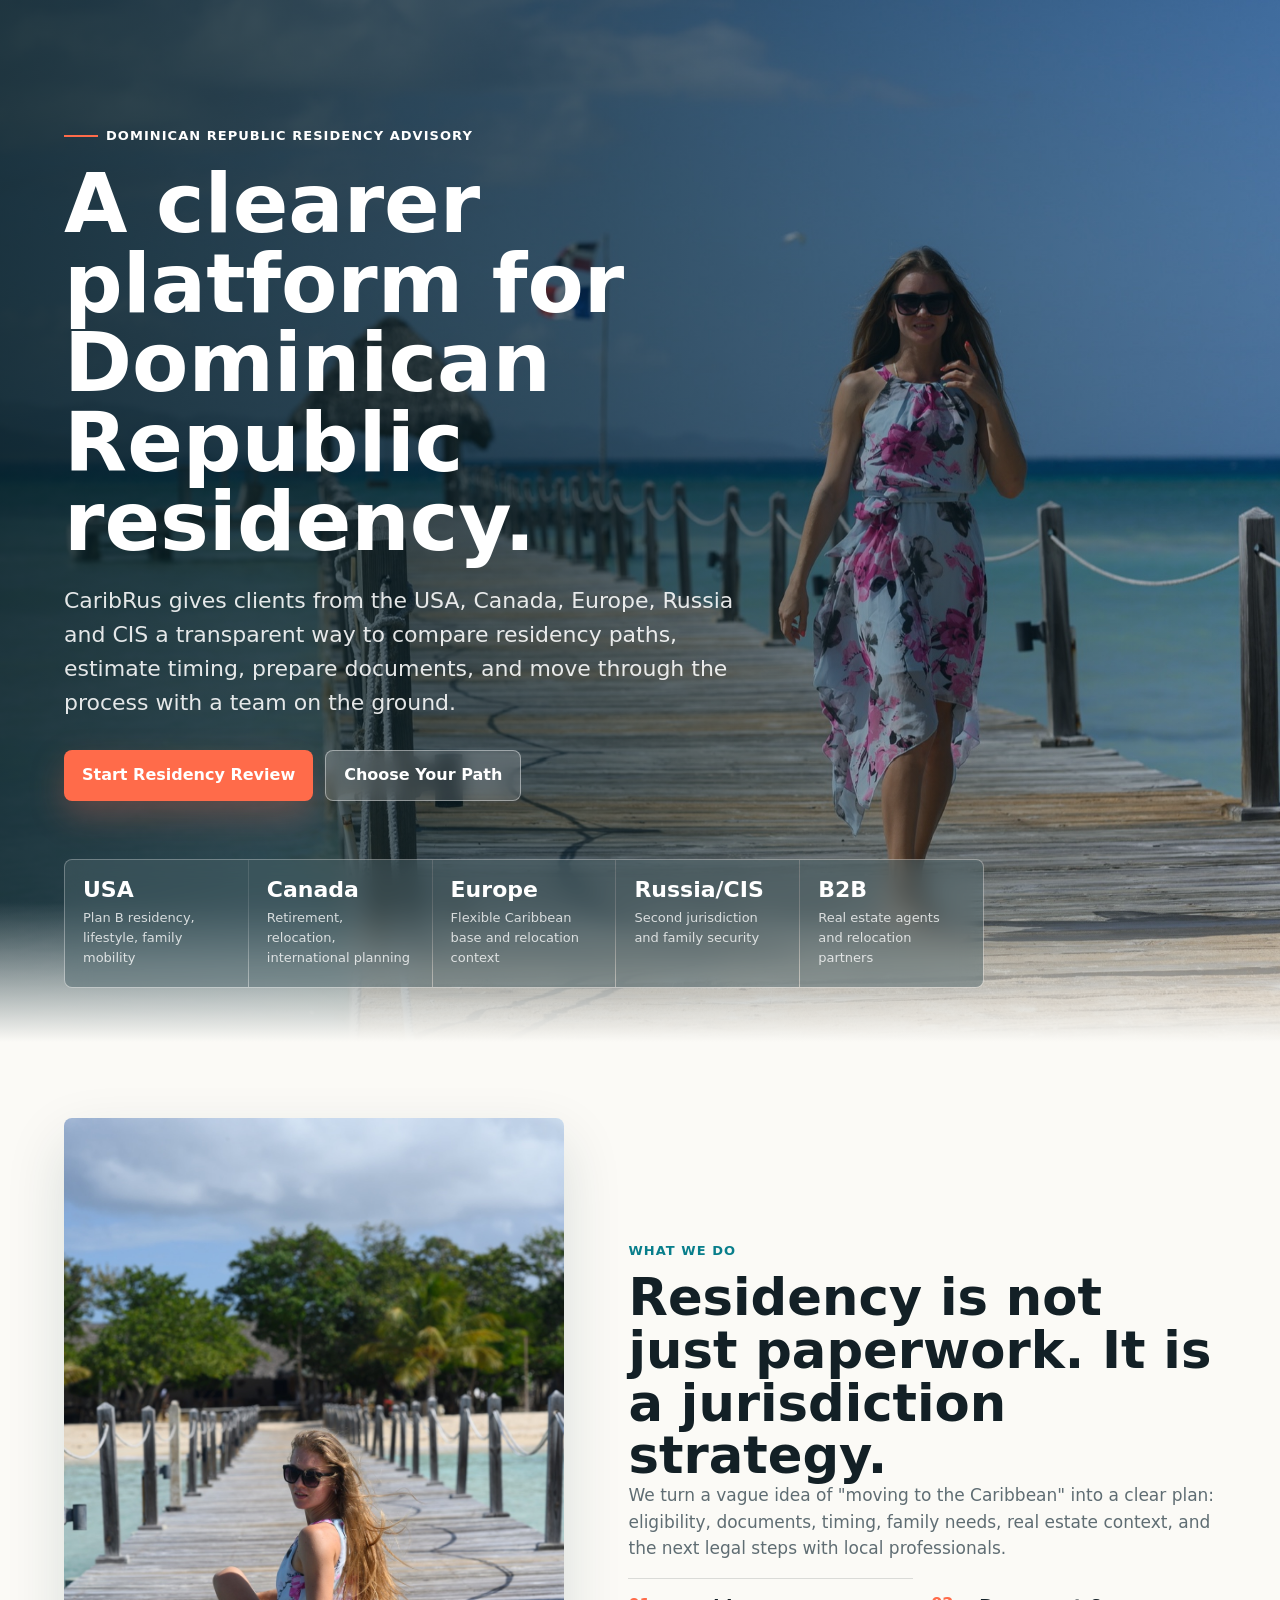
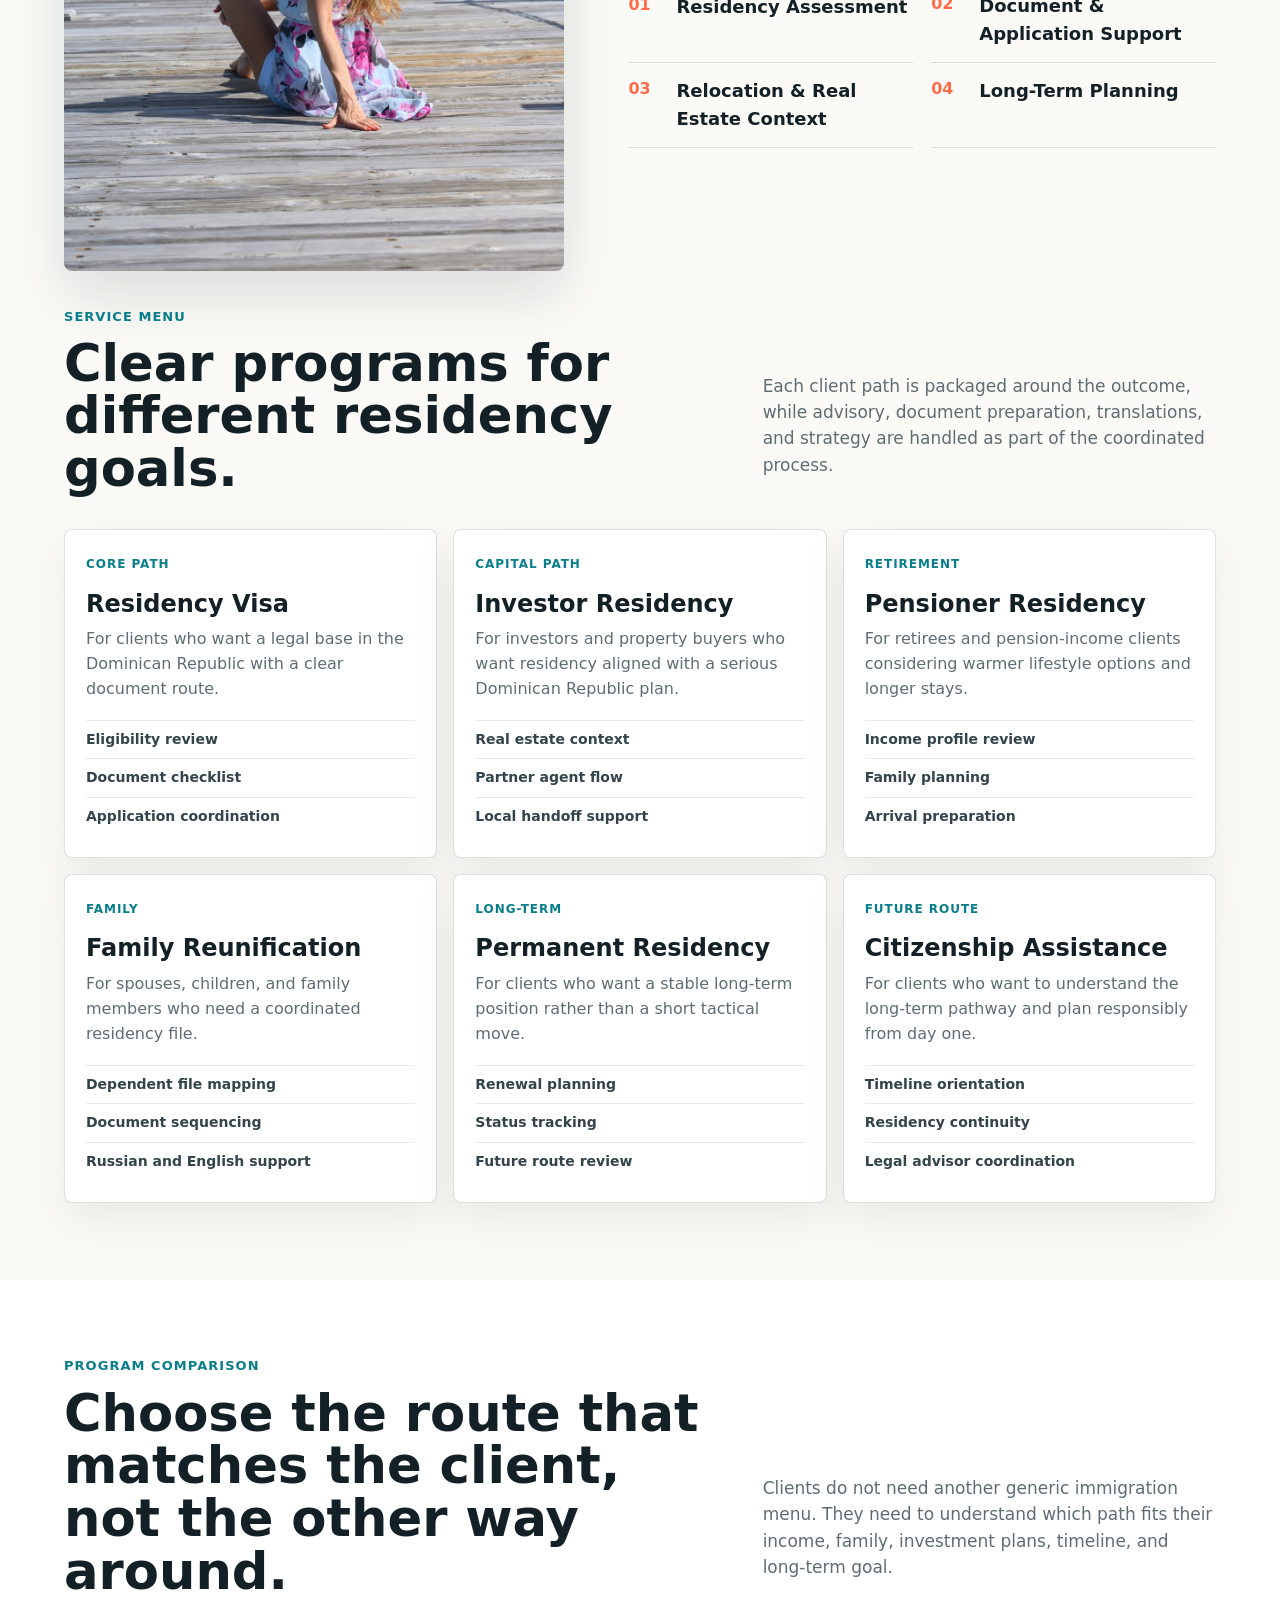
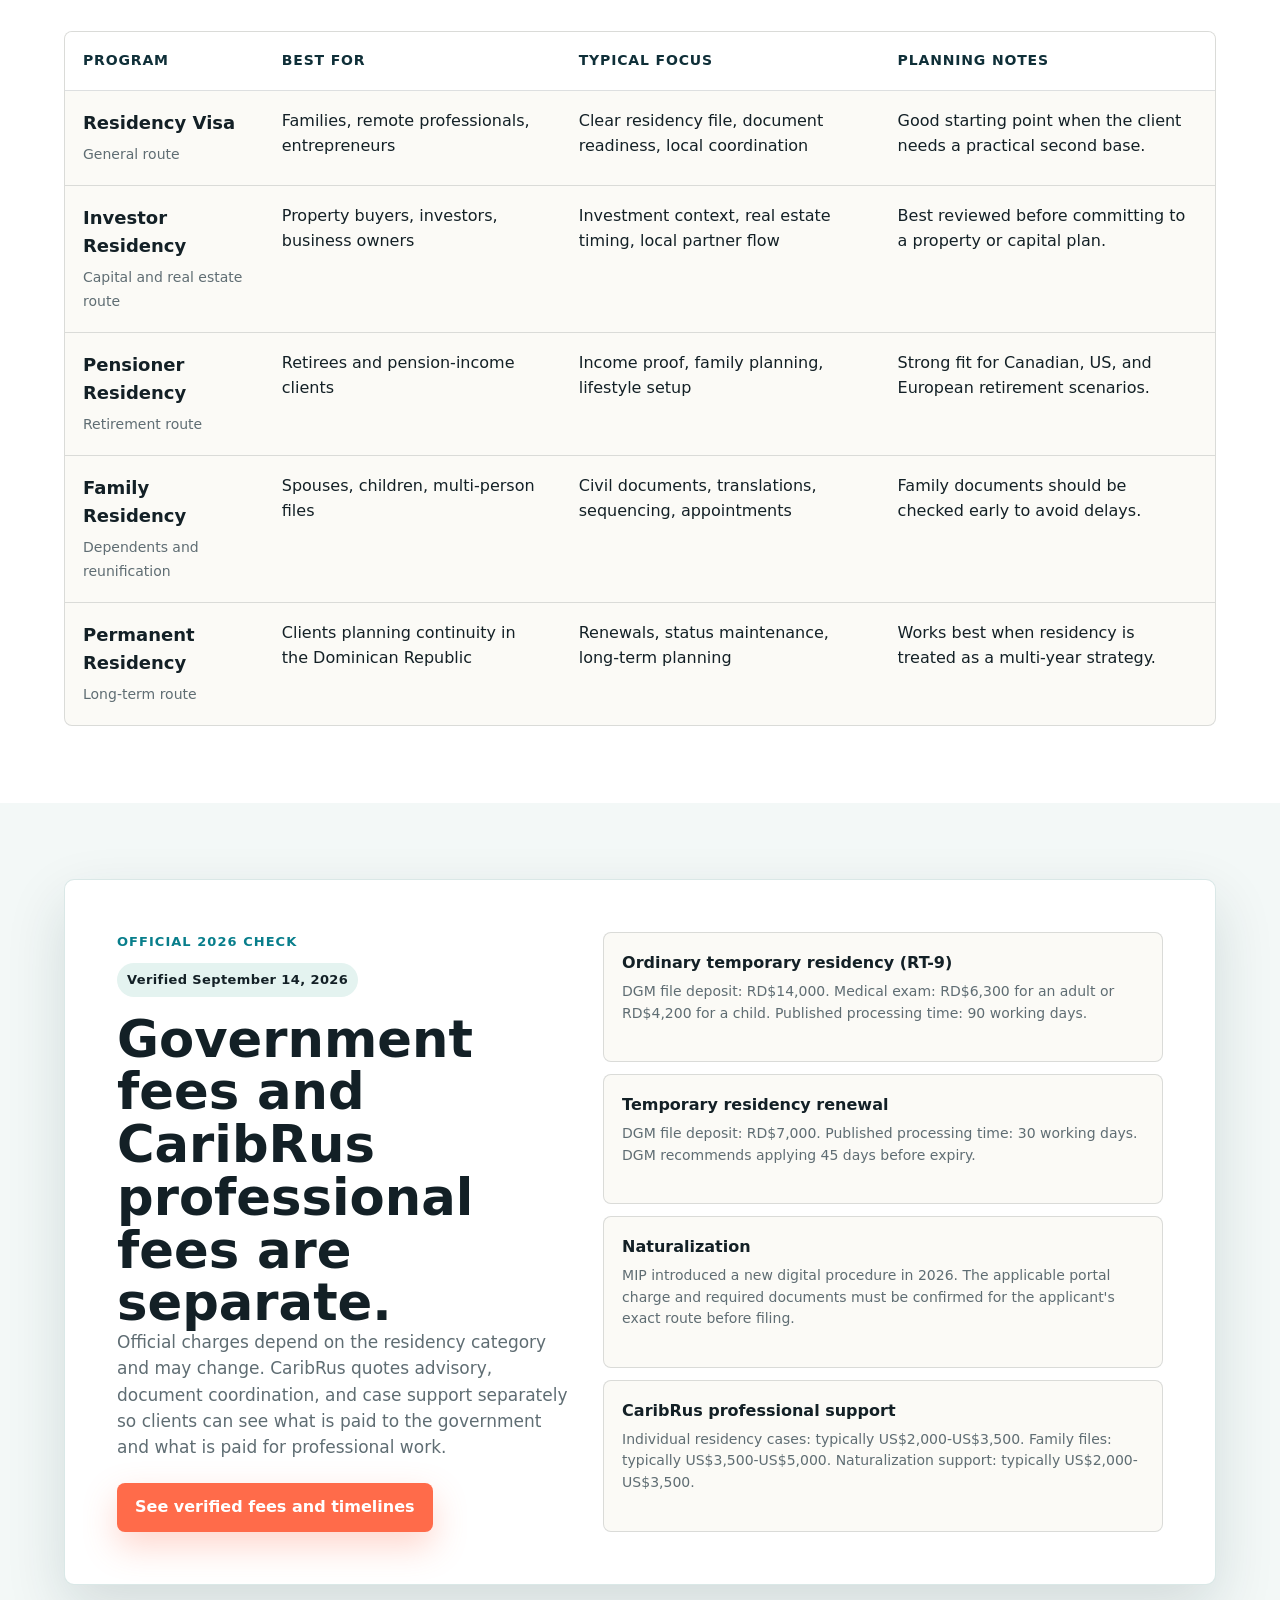
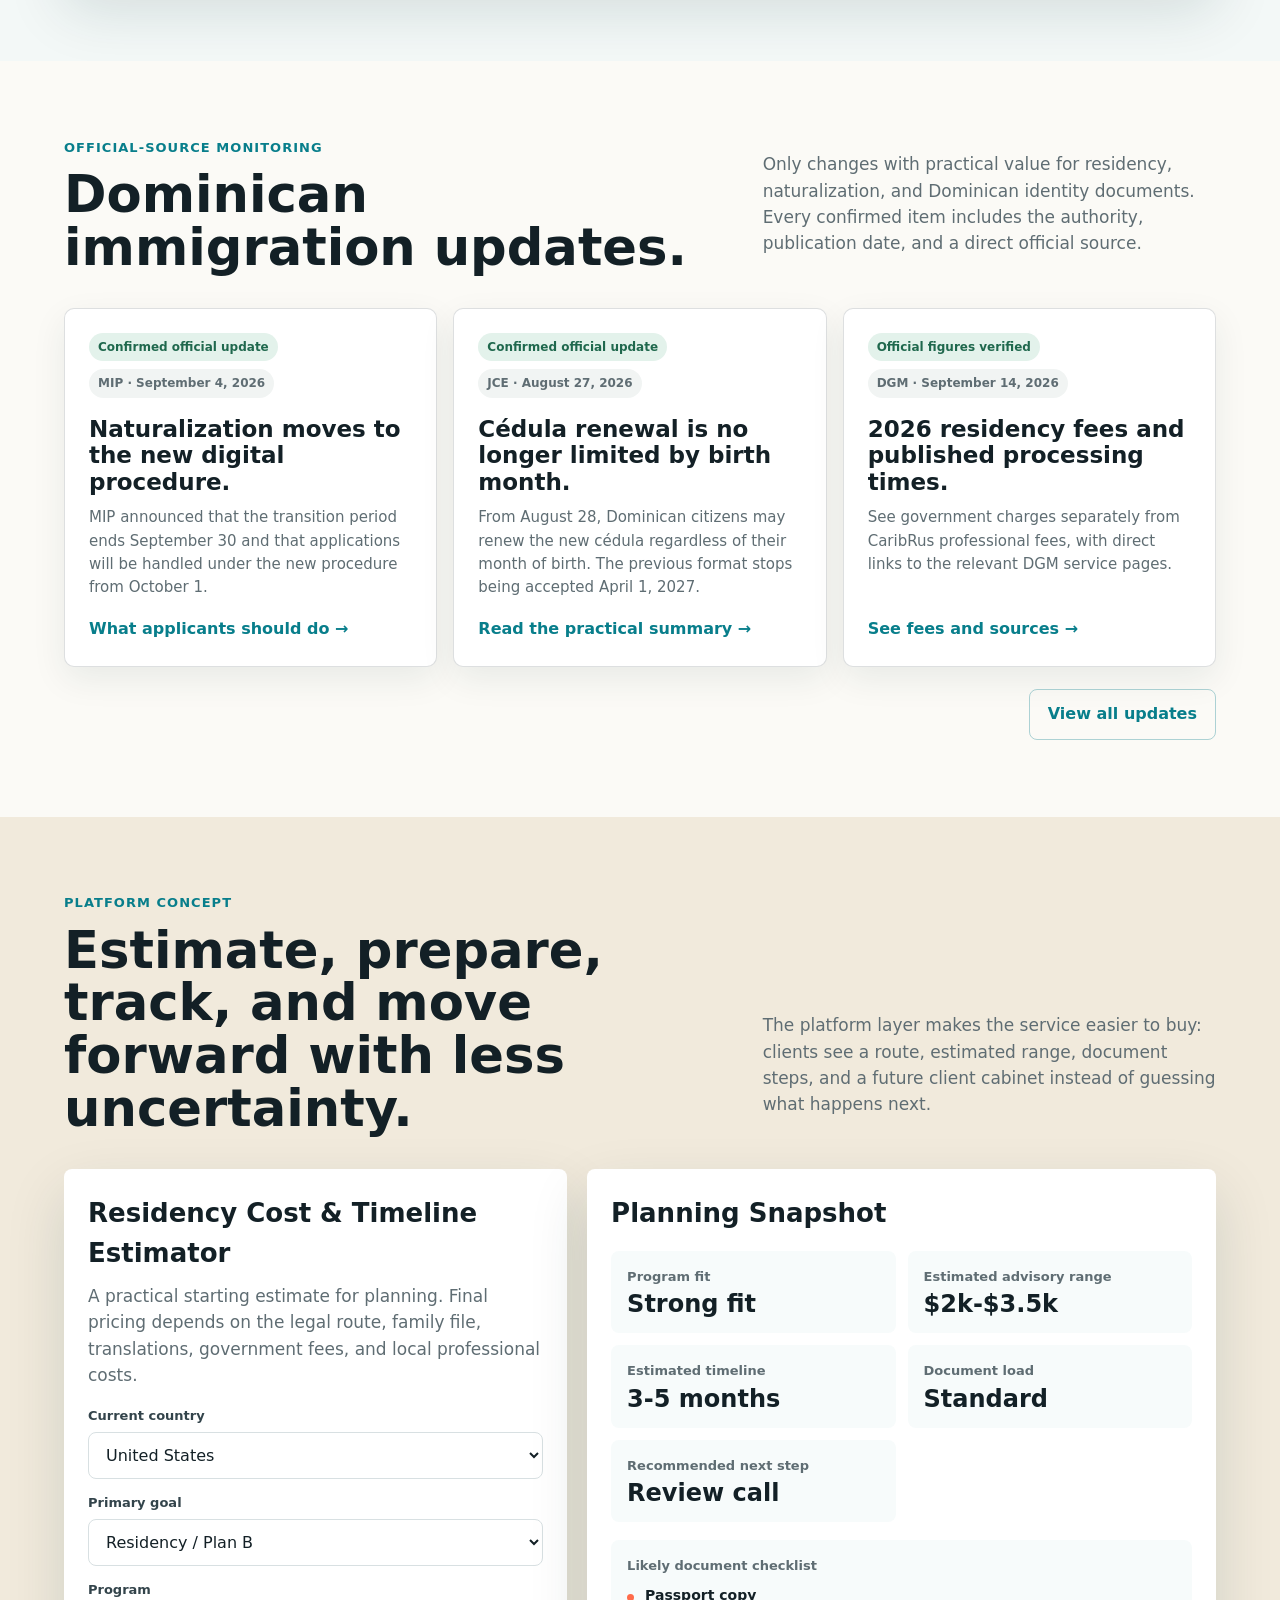
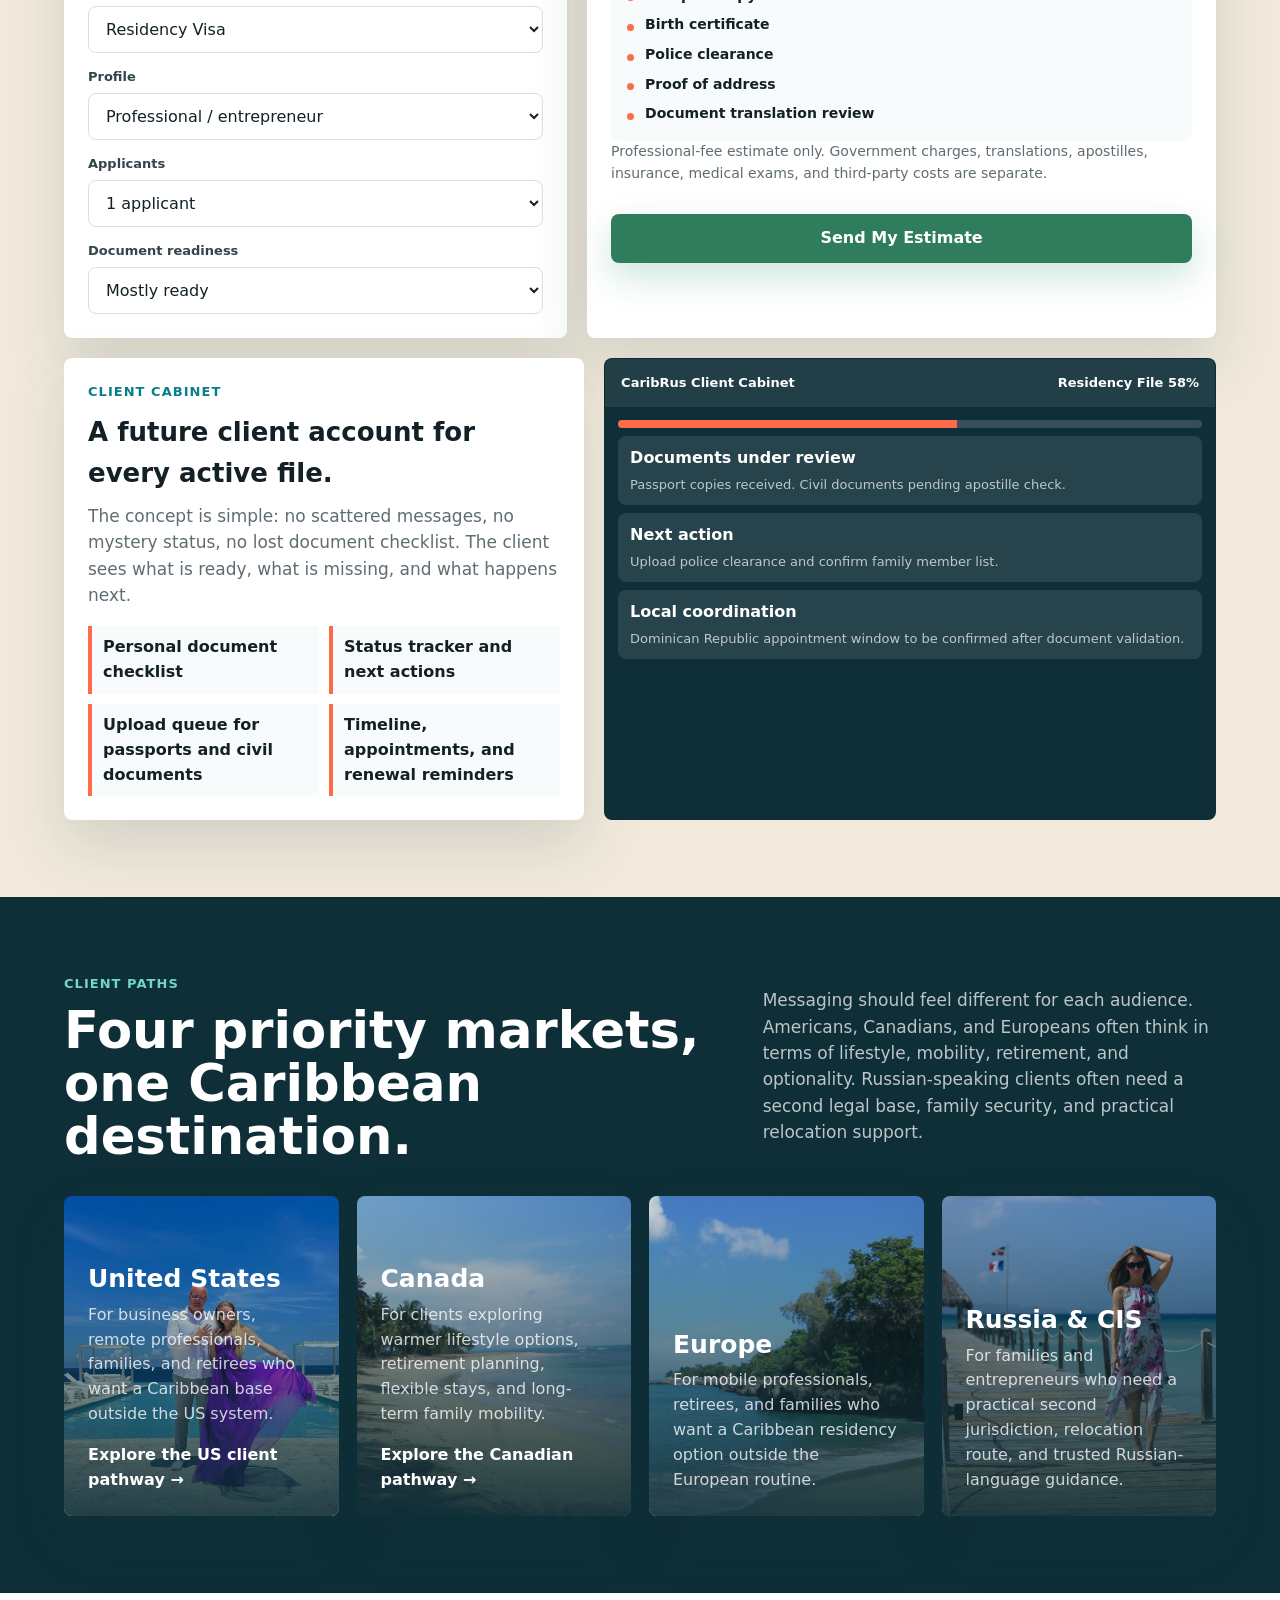
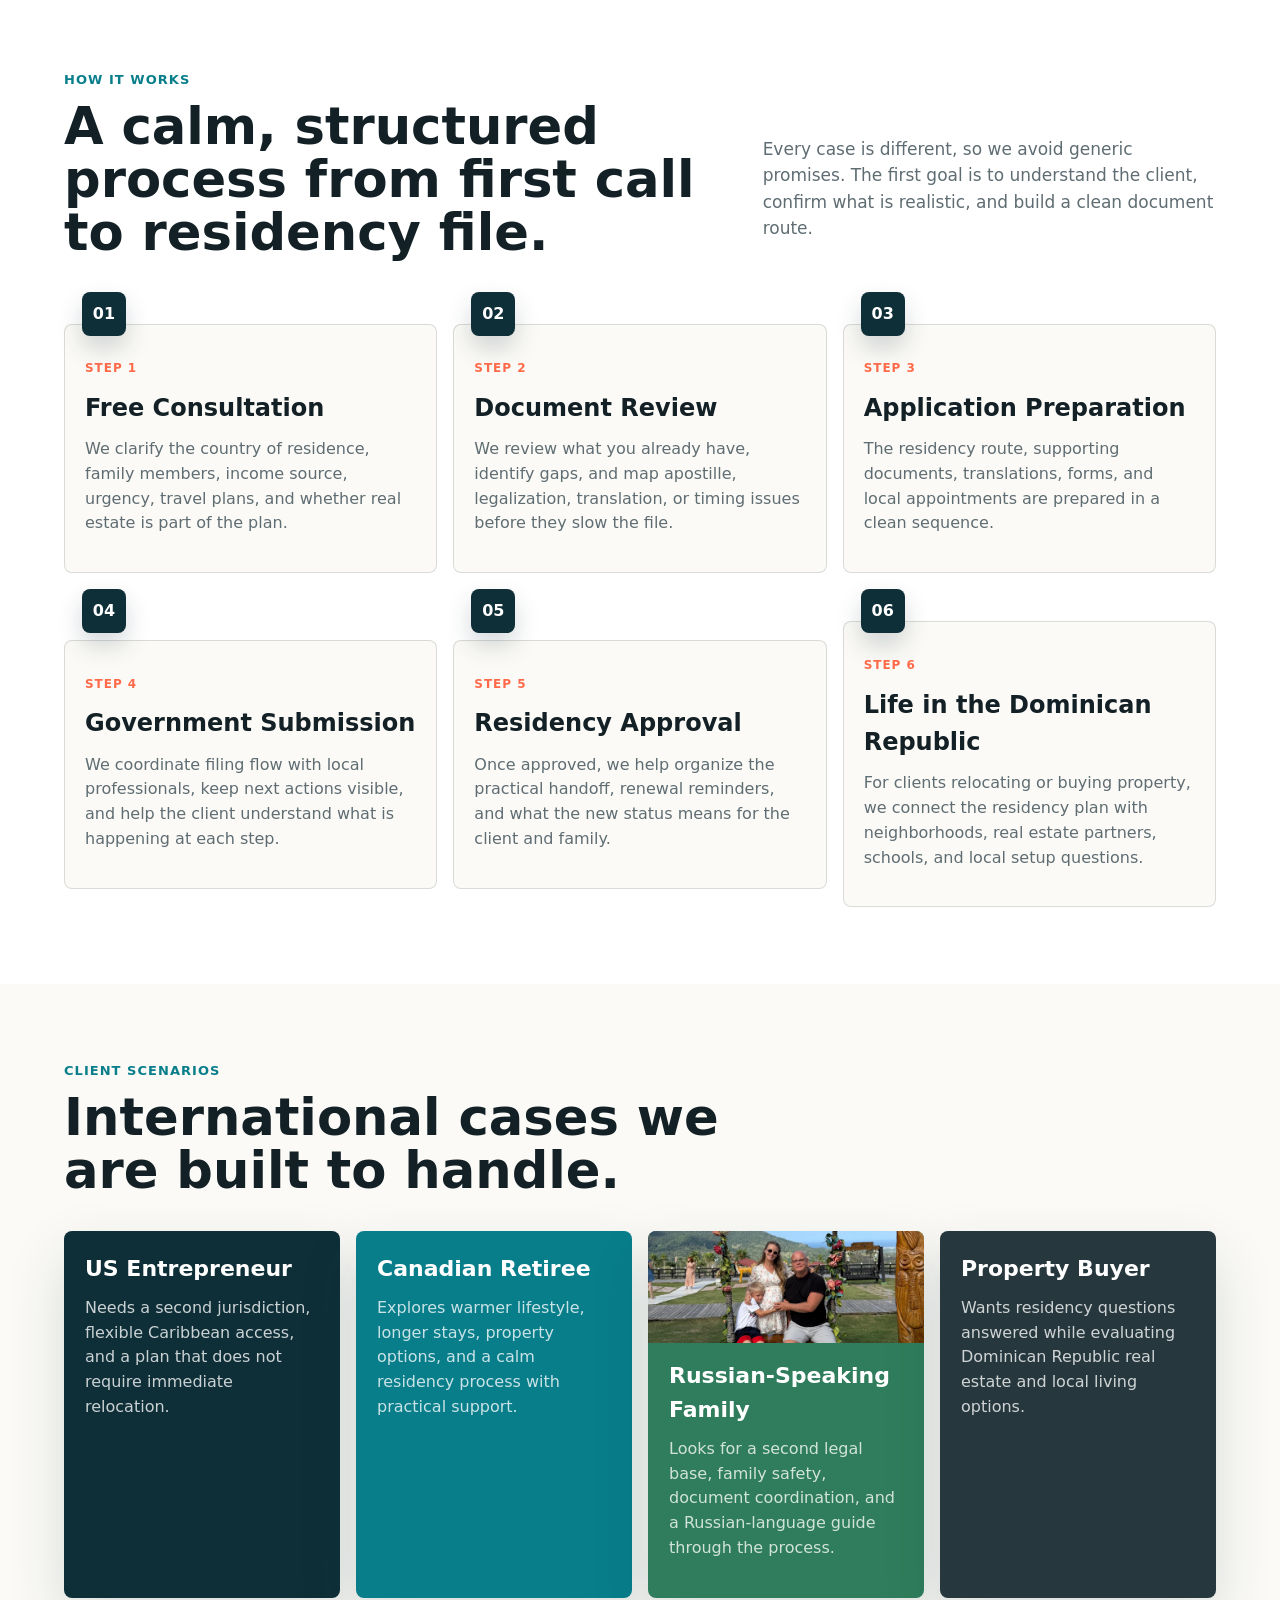
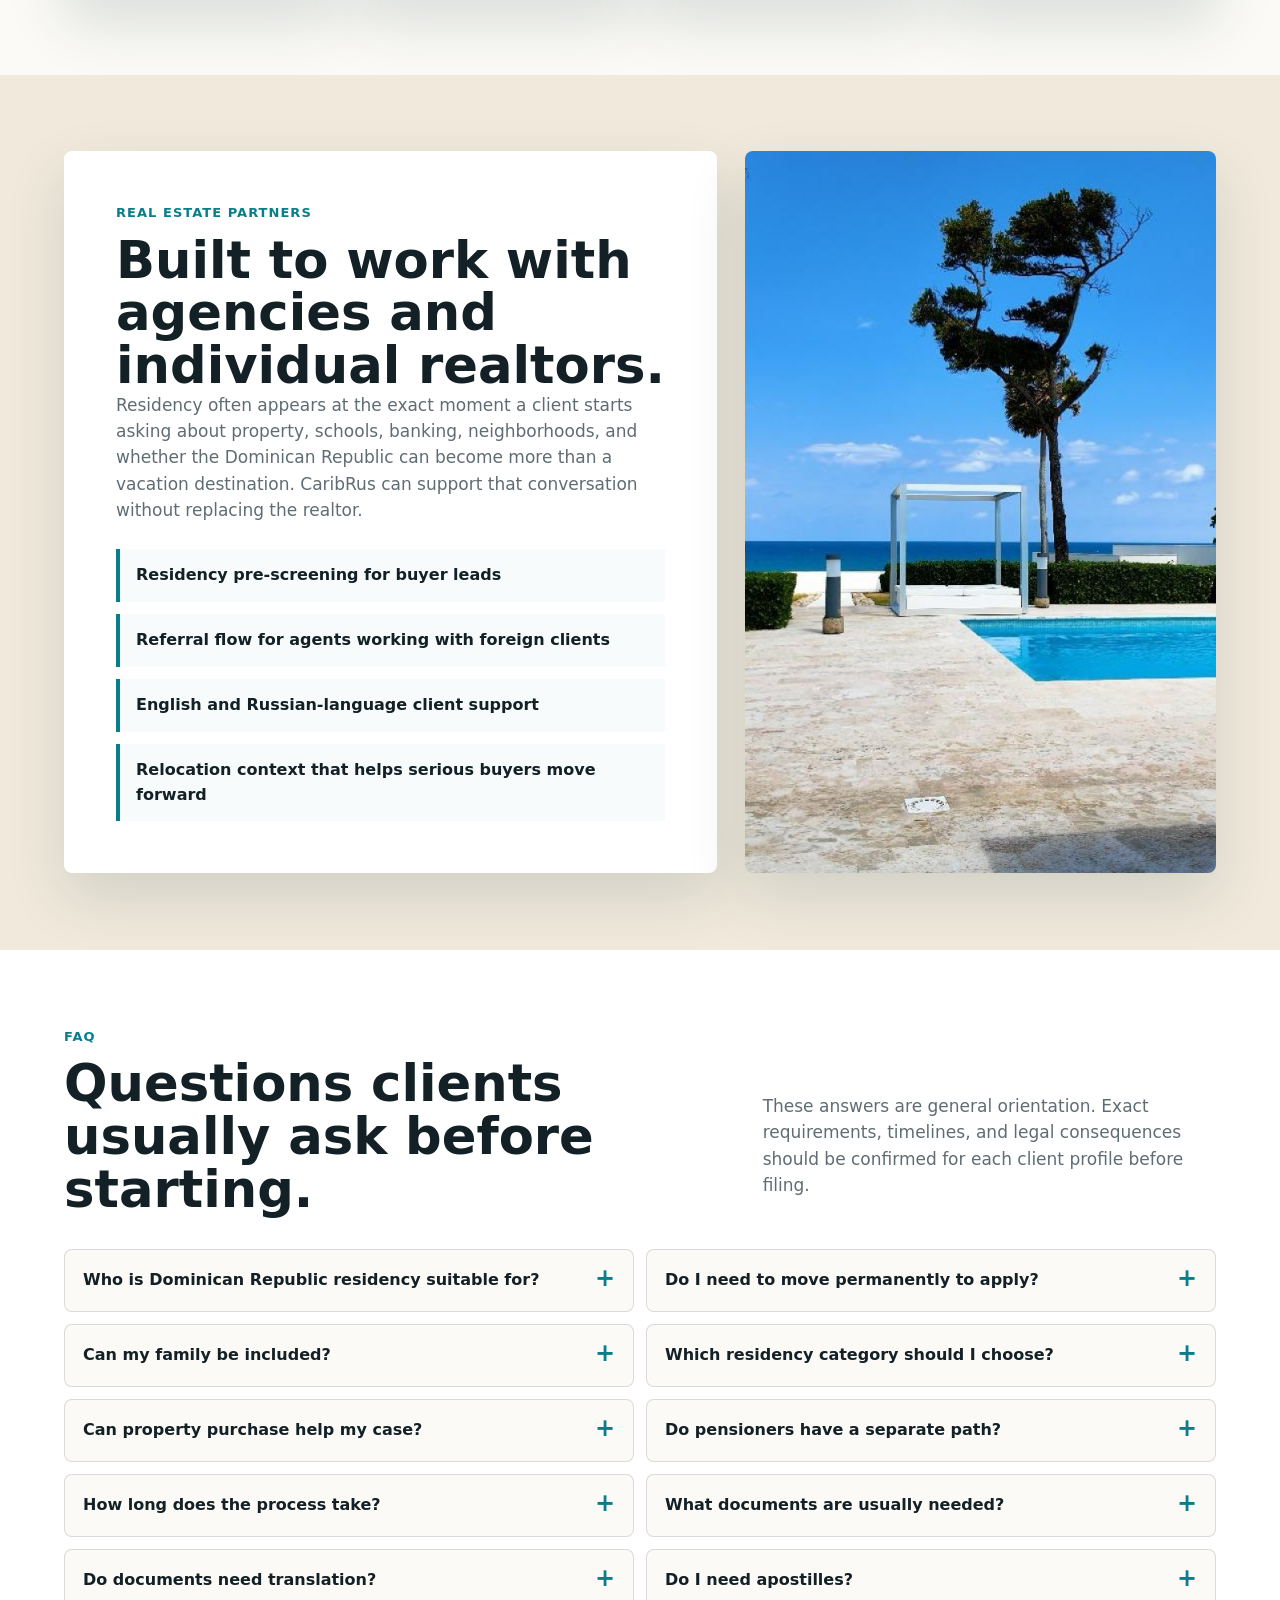
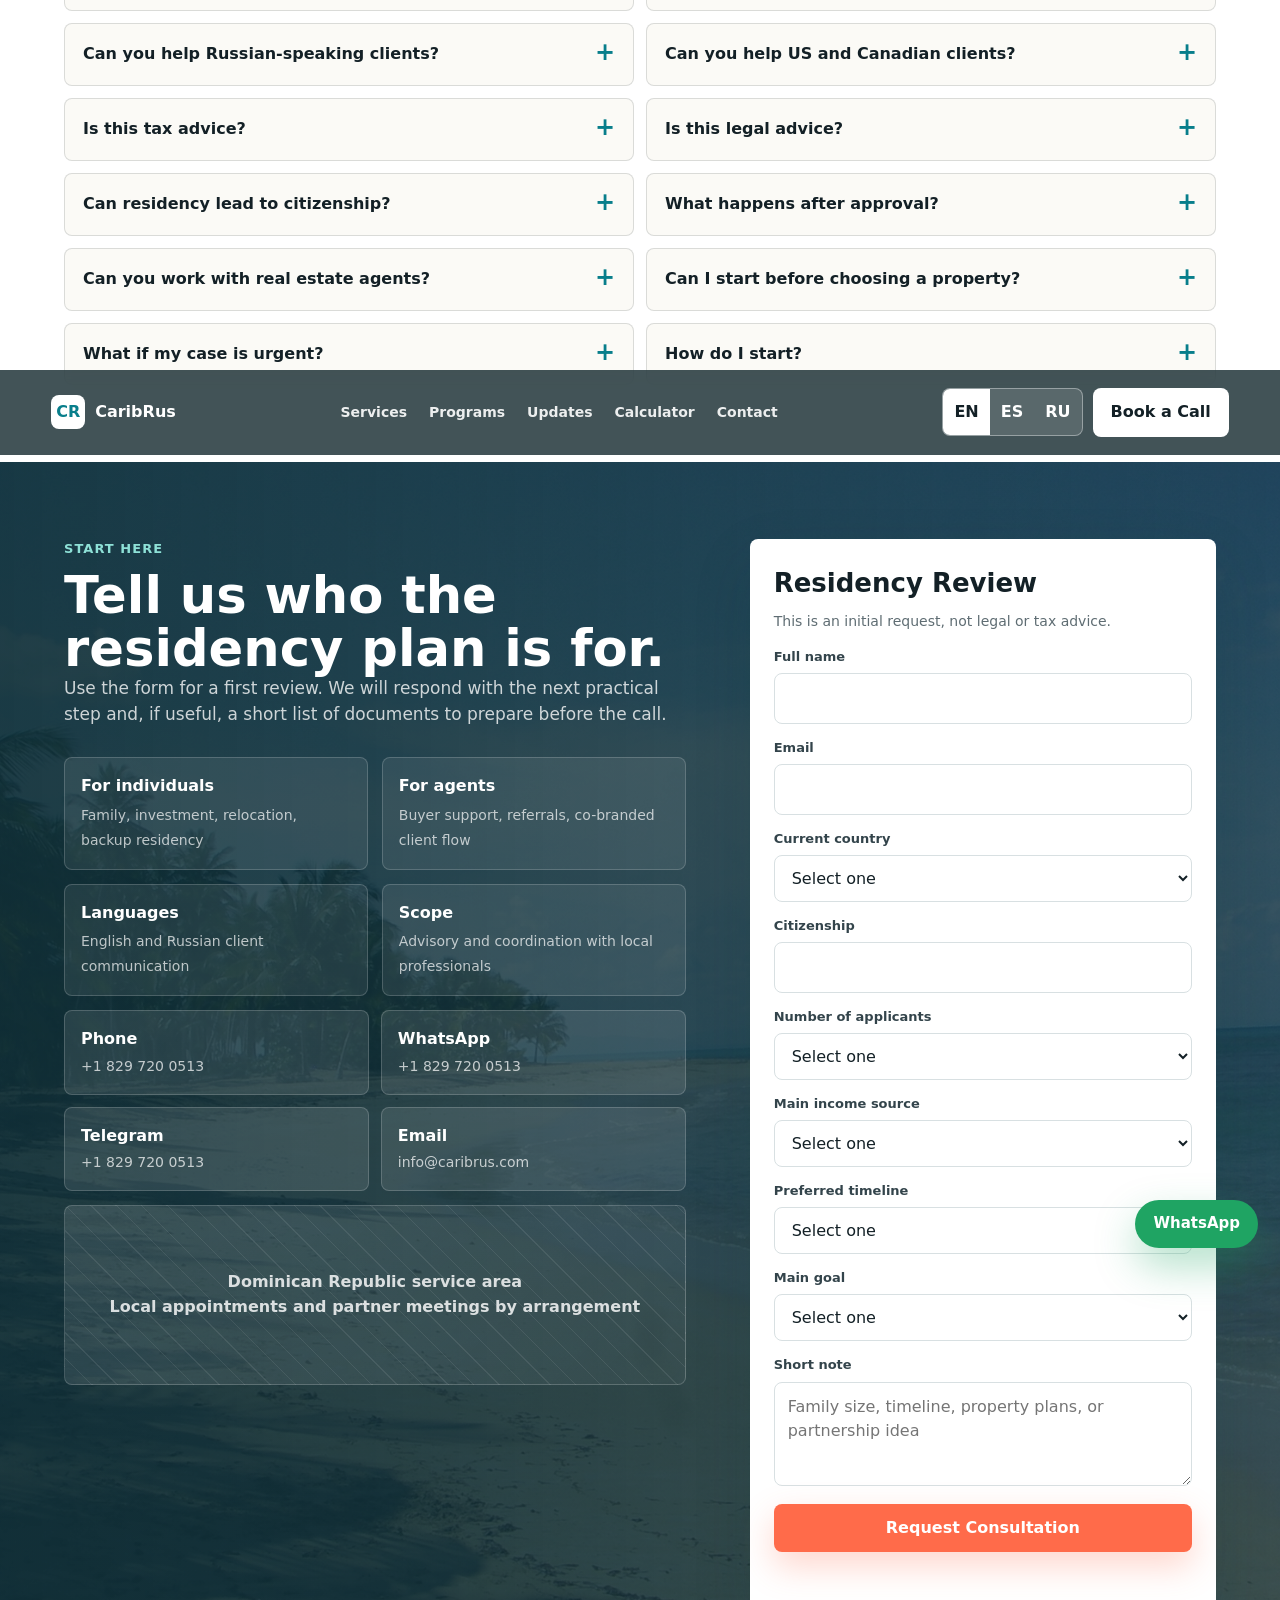
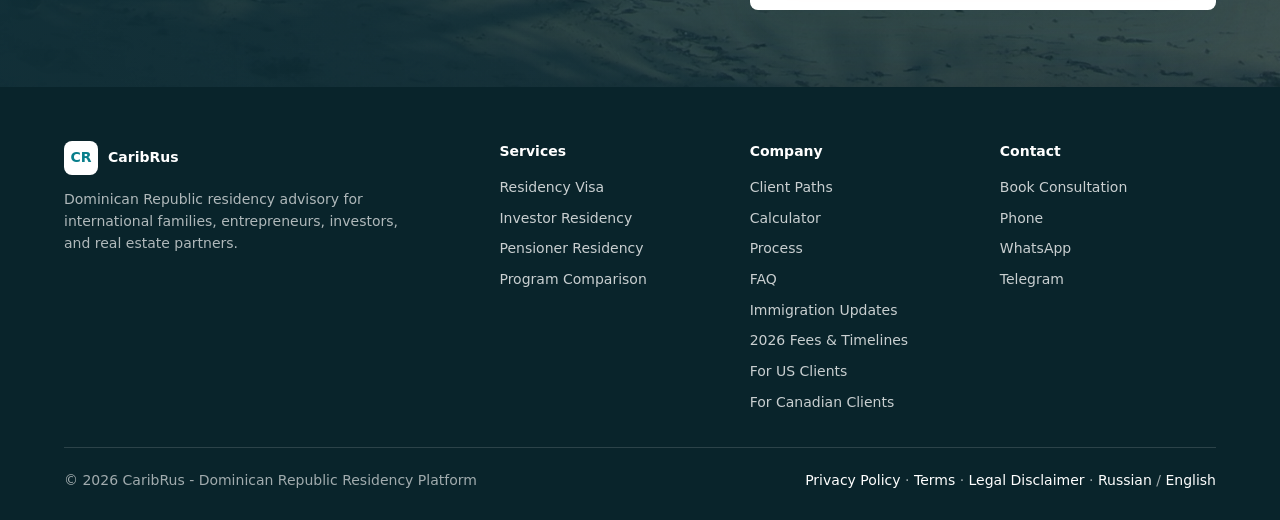
<file: book.html>
<!DOCTYPE html>
<html lang="en">
<head>
<meta charset="UTF-8">
<meta name="viewport" content="width=device-width, initial-scale=1">
<meta http-equiv="refresh" content="0; url=index.html#contact">
<title>Book Consultation - CaribRus</title>
<style>
body {
  min-height: 100vh;
  display: grid;
  place-items: center;
  margin: 0;
  padding: 24px;
  font-family: -apple-system, BlinkMacSystemFont, "Segoe UI", Arial, sans-serif;
  color: #132026;
  background: #fbfaf6;
}
a {
  display: inline-flex;
  margin-top: 12px;
  padding: 12px 16px;
  border-radius: 8px;
  color: #fff;
  background: #ff6b4a;
  text-decoration: none;
  font-weight: 800;
}
</style>
</head>
<body>
<main>
  <h1>Redirecting to consultation...</h1>
  <p>If the page does not move automatically, open the consultation form.</p>
  <a href="index.html#contact">Open Form</a>
</main>
</body>
</html>
</file>
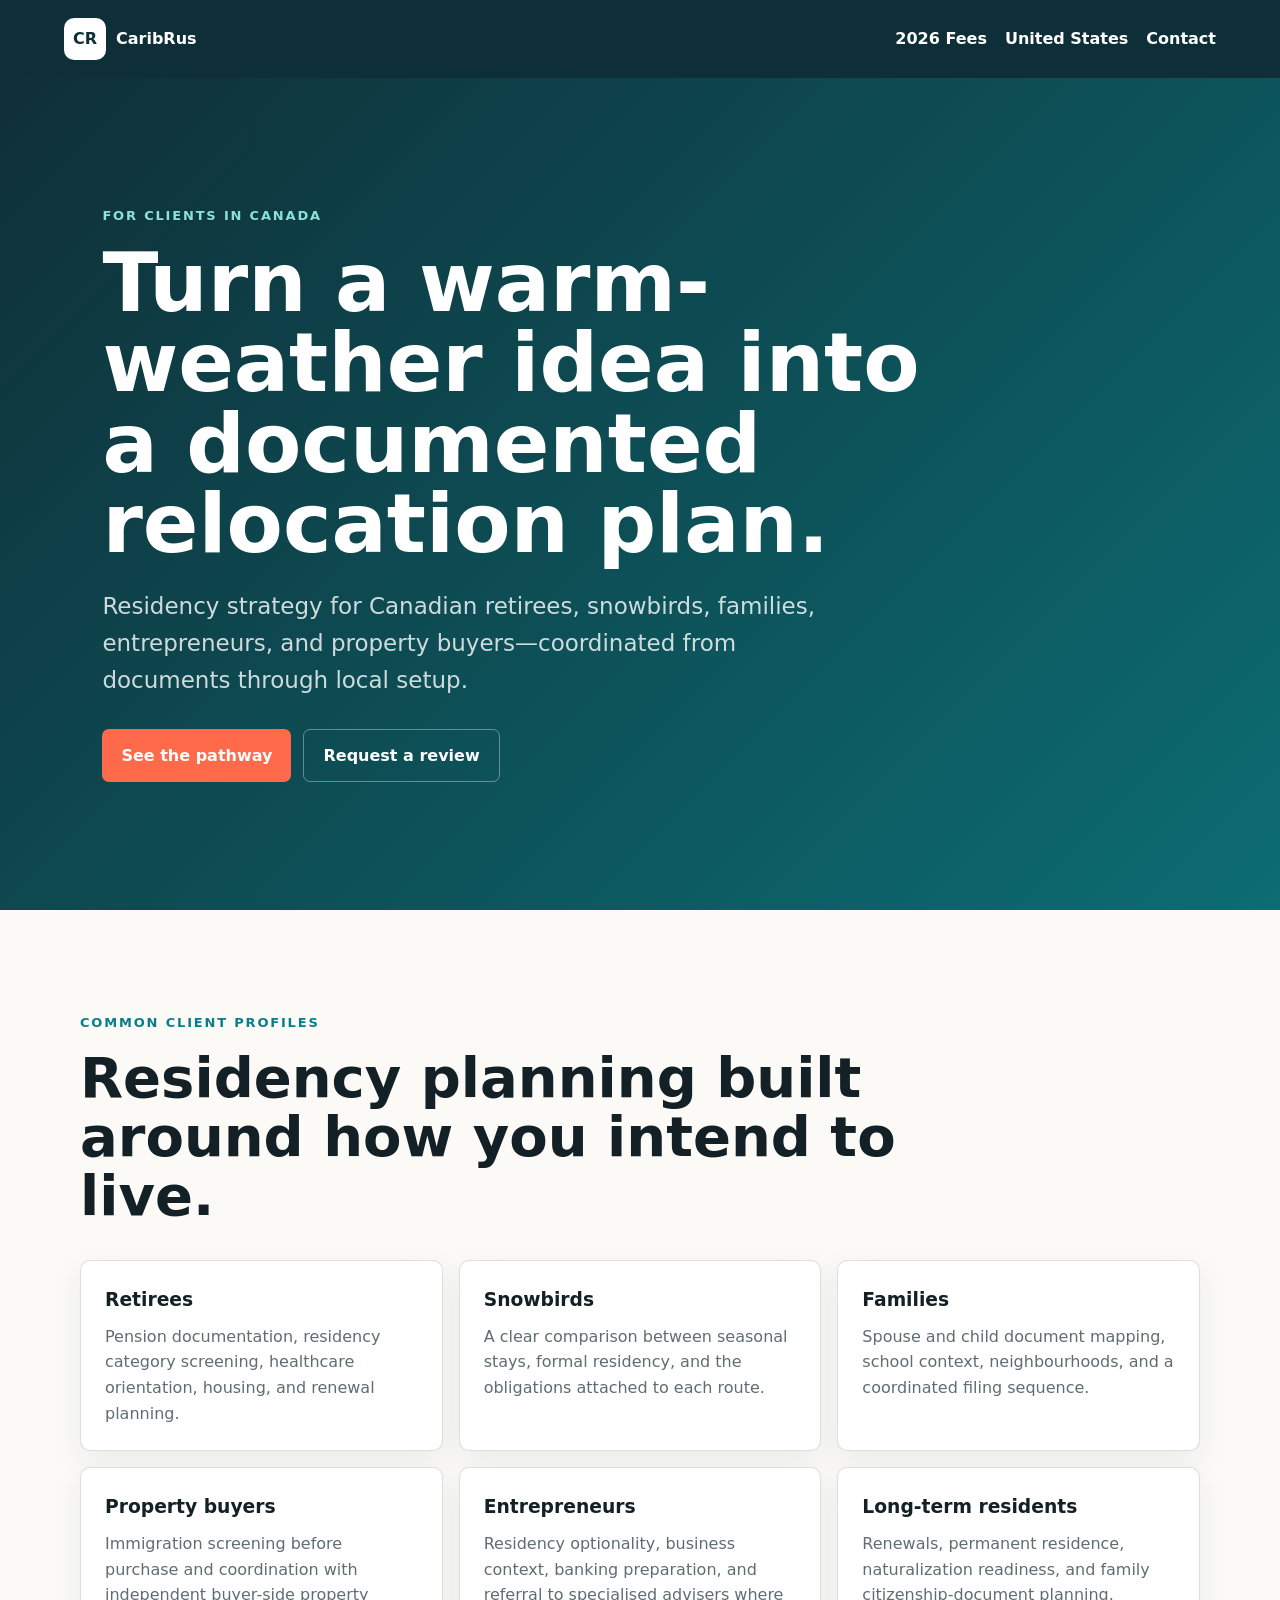
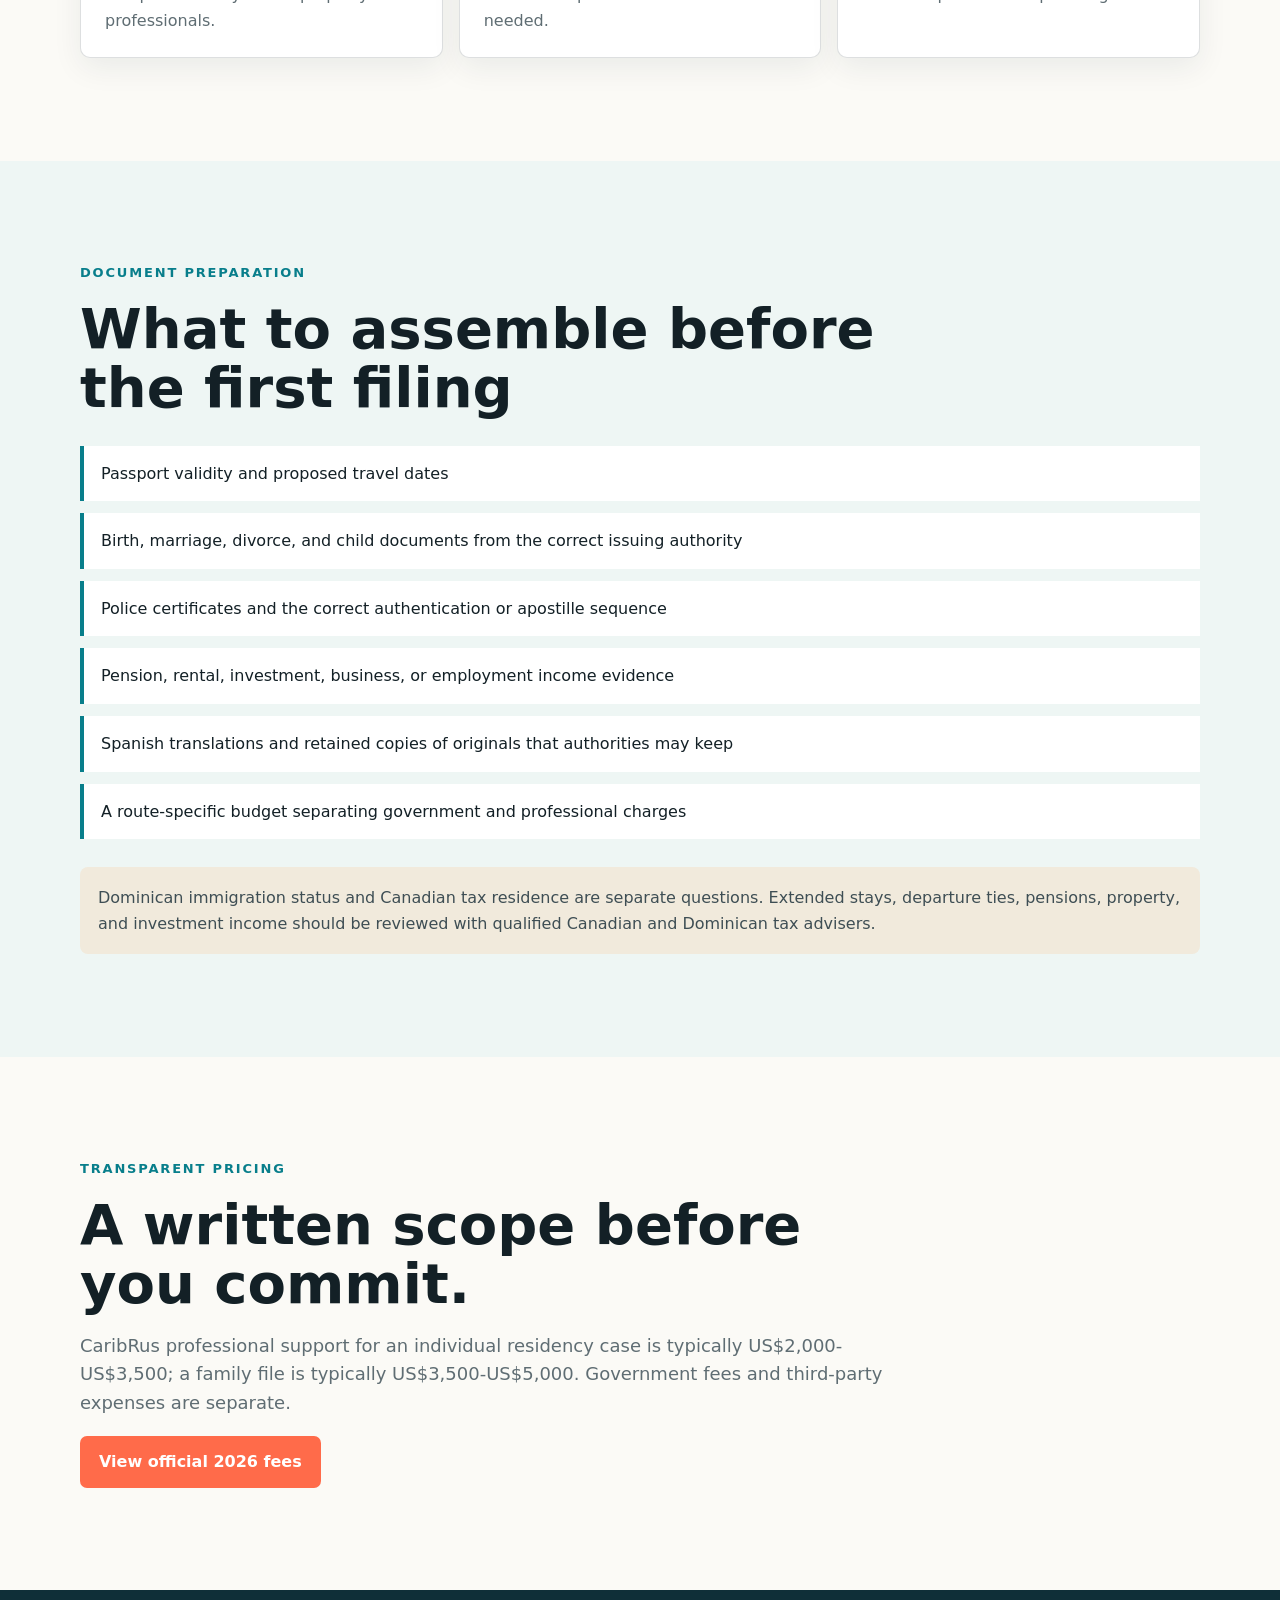
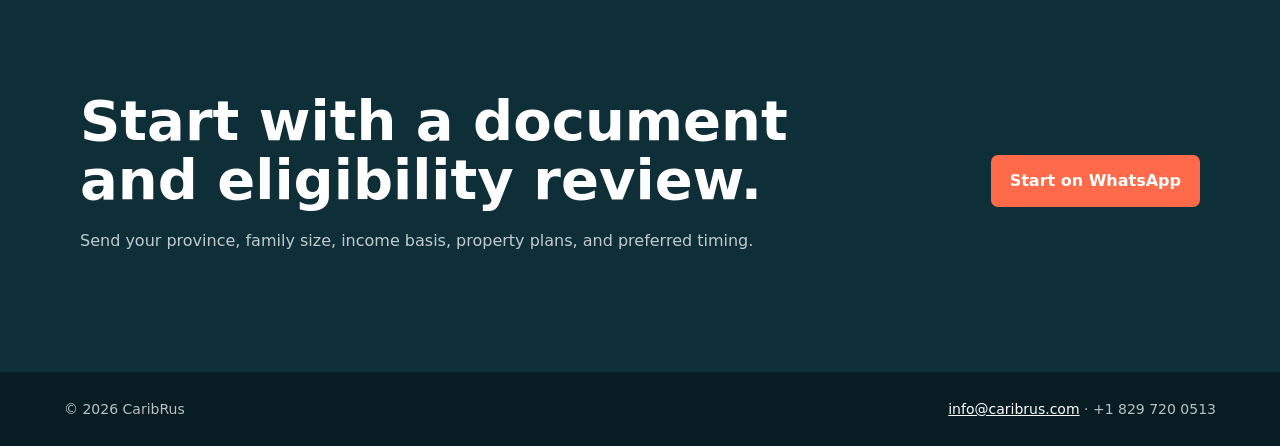
<file: canada-2026.html>
<!doctype html>
<html lang="en"><head><meta charset="utf-8"><meta name="viewport" content="width=device-width,initial-scale=1"><title>Move to the Dominican Republic from Canada | CaribRus</title><meta name="description" content="Dominican Republic residency and relocation planning for Canadian retirees, families, snowbirds, entrepreneurs, and property buyers."><link rel="canonical" href="https://caribrus.com/canada-2026.html"><link rel="stylesheet" href="site-pages.css"></head>
<body><header class="header"><a class="brand" href="index.html"><span class="mark">CR</span><span>CaribRus</span></a><nav class="nav"><a href="official-fees-2026.html">2026 Fees</a><a href="usa-2026.html">United States</a><a href="#contact">Contact</a></nav></header><main>
<section class="hero"><div class="hero-inner"><div class="eyebrow">For clients in Canada</div><h1>Turn a warm-weather idea into a documented relocation plan.</h1><p>Residency strategy for Canadian retirees, snowbirds, families, entrepreneurs, and property buyers—coordinated from documents through local setup.</p><div class="actions"><a class="button primary" href="#path">See the pathway</a><a class="button secondary" href="https://wa.me/18297200513" target="_blank" rel="noopener">Request a review</a></div></div></section>
<section class="section" id="path"><div class="wrap"><div class="eyebrow" style="color:var(--sea)">Common client profiles</div><h2>Residency planning built around how you intend to live.</h2><div class="grid"><div class="card"><h3>Retirees</h3><p>Pension documentation, residency category screening, healthcare orientation, housing, and renewal planning.</p></div><div class="card"><h3>Snowbirds</h3><p>A clear comparison between seasonal stays, formal residency, and the obligations attached to each route.</p></div><div class="card"><h3>Families</h3><p>Spouse and child document mapping, school context, neighbourhoods, and a coordinated filing sequence.</p></div><div class="card"><h3>Property buyers</h3><p>Immigration screening before purchase and coordination with independent buyer-side property professionals.</p></div><div class="card"><h3>Entrepreneurs</h3><p>Residency optionality, business context, banking preparation, and referral to specialised advisers where needed.</p></div><div class="card"><h3>Long-term residents</h3><p>Renewals, permanent residence, naturalization readiness, and family citizenship-document planning.</p></div></div></div></section>
<section class="section alt"><div class="wrap"><div class="eyebrow" style="color:var(--sea)">Document preparation</div><h2>What to assemble before the first filing</h2><ul class="checklist"><li>Passport validity and proposed travel dates</li><li>Birth, marriage, divorce, and child documents from the correct issuing authority</li><li>Police certificates and the correct authentication or apostille sequence</li><li>Pension, rental, investment, business, or employment income evidence</li><li>Spanish translations and retained copies of originals that authorities may keep</li><li>A route-specific budget separating government and professional charges</li></ul><div class="note">Dominican immigration status and Canadian tax residence are separate questions. Extended stays, departure ties, pensions, property, and investment income should be reviewed with qualified Canadian and Dominican tax advisers.</div></div></section>
<section class="section"><div class="wrap"><div class="eyebrow" style="color:var(--sea)">Transparent pricing</div><h2>A written scope before you commit.</h2><p class="lead">CaribRus professional support for an individual residency case is typically US$2,000-US$3,500; a family file is typically US$3,500-US$5,000. Government fees and third-party expenses are separate.</p><a class="button primary" href="official-fees-2026.html">View official 2026 fees</a></div></section>
<section class="section cta" id="contact"><div class="wrap cta-grid"><div><h2>Start with a document and eligibility review.</h2><p>Send your province, family size, income basis, property plans, and preferred timing.</p></div><a class="button primary" href="https://wa.me/18297200513" target="_blank" rel="noopener">Start on WhatsApp</a></div></section></main><footer class="footer"><span>© 2026 CaribRus</span><span><a href="mailto:info@caribrus.com">info@caribrus.com</a> · +1 829 720 0513</span></footer></body></html>
</file>
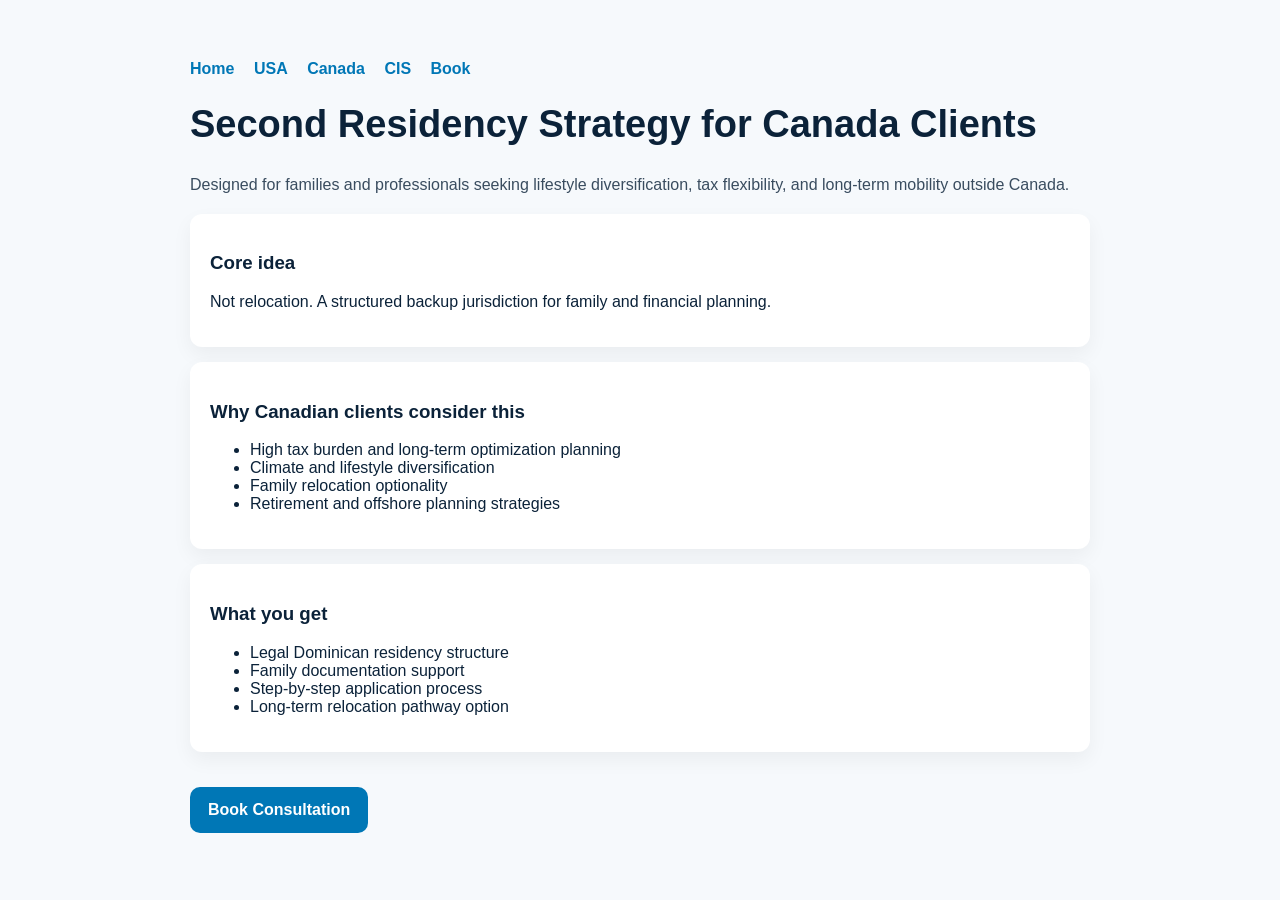
<file: canada.html>
<!DOCTYPE html>
<html lang="en">
<head>
<meta charset="UTF-8">
<title>Canada Strategy</title>
<style>
body{font-family:Arial;margin:0;background:#f6f9fc;color:#0b2239}
.container{max-width:900px;margin:auto;padding:60px 20px}
.nav a{margin-right:15px;text-decoration:none;color:#0077b6;font-weight:bold}
.card{background:#fff;padding:20px;margin:15px 0;border-radius:12px;box-shadow:0 8px 20px rgba(0,0,0,0.05)}
.button{display:inline-block;margin-top:20px;padding:14px 18px;background:#0077b6;color:#fff;text-decoration:none;border-radius:10px;font-weight:bold}
h1{font-size:38px}
.small{opacity:0.8;line-height:1.6}
</style>
</head>

<body>

<div class="container">

<div class="nav">
<a href="index.html">Home</a>
<a href="usa.html">USA</a>
<a href="canada.html">Canada</a>
<a href="cis.html">CIS</a>
<a href="book.html">Book</a>
</div>

<h1>Second Residency Strategy for Canada Clients</h1>

<p class="small">
Designed for families and professionals seeking lifestyle diversification, tax flexibility, and long-term mobility outside Canada.
</p>

<div class="card">
<h3>Core idea</h3>
<p>Not relocation. A structured backup jurisdiction for family and financial planning.</p>
</div>

<div class="card">
<h3>Why Canadian clients consider this</h3>
<ul>
<li>High tax burden and long-term optimization planning</li>
<li>Climate and lifestyle diversification</li>
<li>Family relocation optionality</li>
<li>Retirement and offshore planning strategies</li>
</ul>
</div>

<div class="card">
<h3>What you get</h3>
<ul>
<li>Legal Dominican residency structure</li>
<li>Family documentation support</li>
<li>Step-by-step application process</li>
<li>Long-term relocation pathway option</li>
</ul>
</div>

<a class="button" href="book.html">Book Consultation</a>

</div>

</body>
</html>
</file>
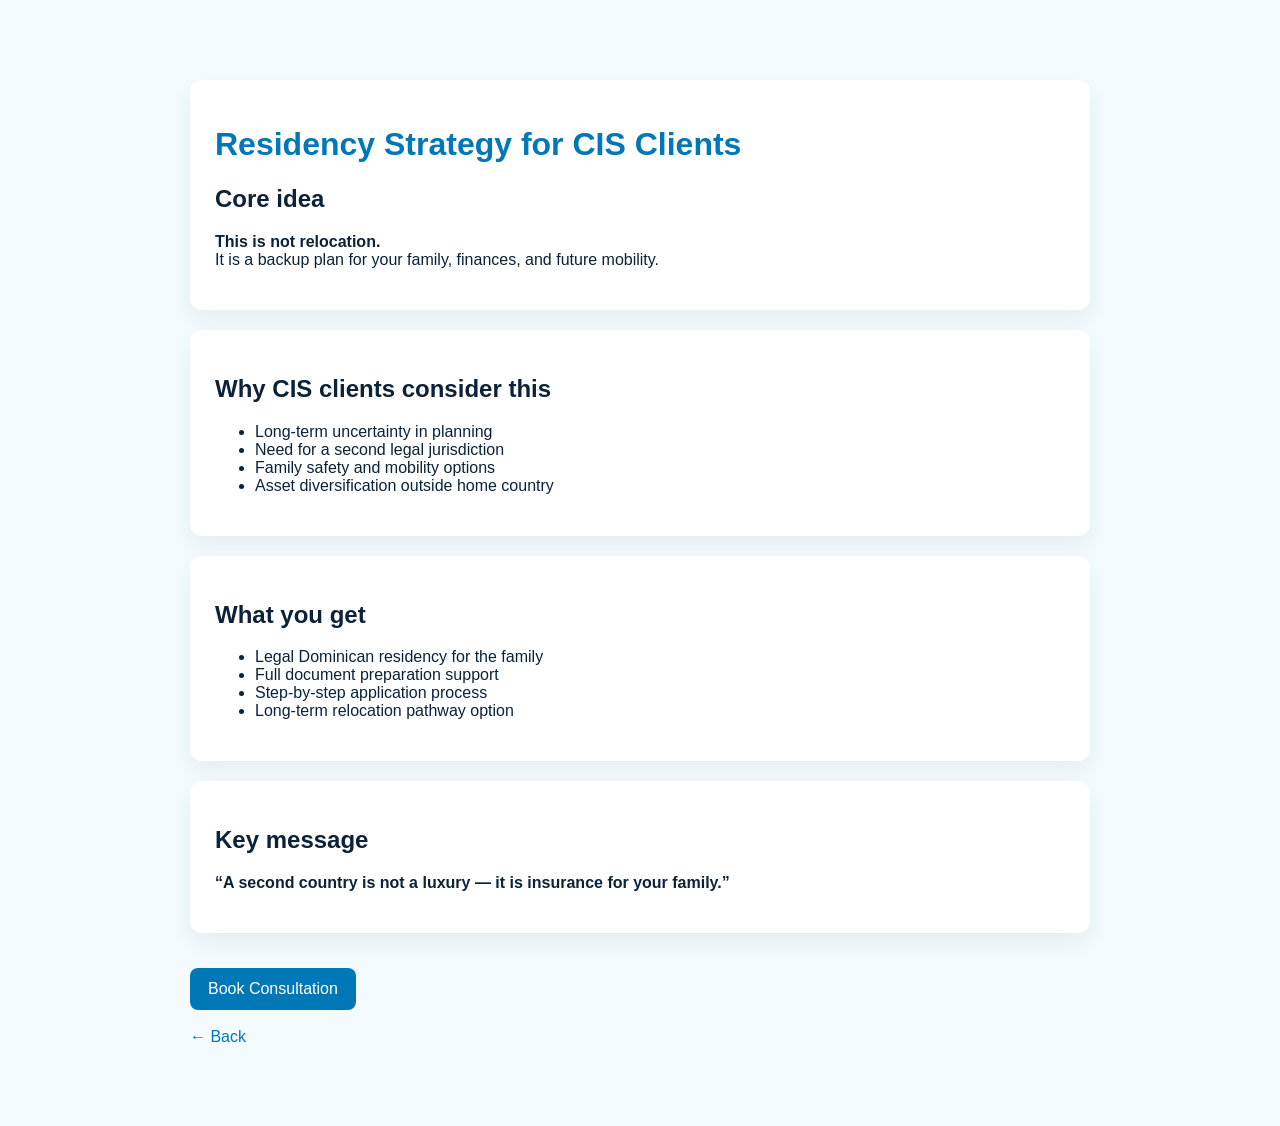
<file: cis.html>
<!DOCTYPE html>
<html lang="en">
<head>
<meta charset="UTF-8">
<title>CIS Strategy - CaribRus</title>

<style>
body{
font-family:Arial;
margin:0;
background:#f4fbff;
color:#0b2239;
}

.container{
max-width:900px;
margin:60px auto;
padding:20px;
}

.card{
background:white;
padding:25px;
border-radius:12px;
margin-bottom:20px;
box-shadow:0 10px 25px rgba(0,0,0,0.06);
}

h1{color:#0077b6}

a{
color:#0077b6;
text-decoration:none;
}

.cta{
display:inline-block;
margin-top:15px;
padding:12px 18px;
background:#0077b6;
color:white;
border-radius:8px;
text-decoration:none;
}
</style>

</head>

<body>

<div class="container">

<div class="card">
<h1>Residency Strategy for CIS Clients</h1>

<h2>Core idea</h2>
<p><b>This is not relocation.</b><br>
It is a backup plan for your family, finances, and future mobility.</p>
</div>

<div class="card">
<h2>Why CIS clients consider this</h2>
<ul>
<li>Long-term uncertainty in planning</li>
<li>Need for a second legal jurisdiction</li>
<li>Family safety and mobility options</li>
<li>Asset diversification outside home country</li>
</ul>
</div>

<div class="card">
<h2>What you get</h2>
<ul>
<li>Legal Dominican residency for the family</li>
<li>Full document preparation support</li>
<li>Step-by-step application process</li>
<li>Long-term relocation pathway option</li>
</ul>
</div>

<div class="card">
<h2>Key message</h2>
<p><b>“A second country is not a luxury — it is insurance for your family.”</b></p>
</div>

<a class="cta" href="book.html">Book Consultation</a>
<br><br>
<a href="index.html">← Back</a>

</div>

</body>
</html>
</file>
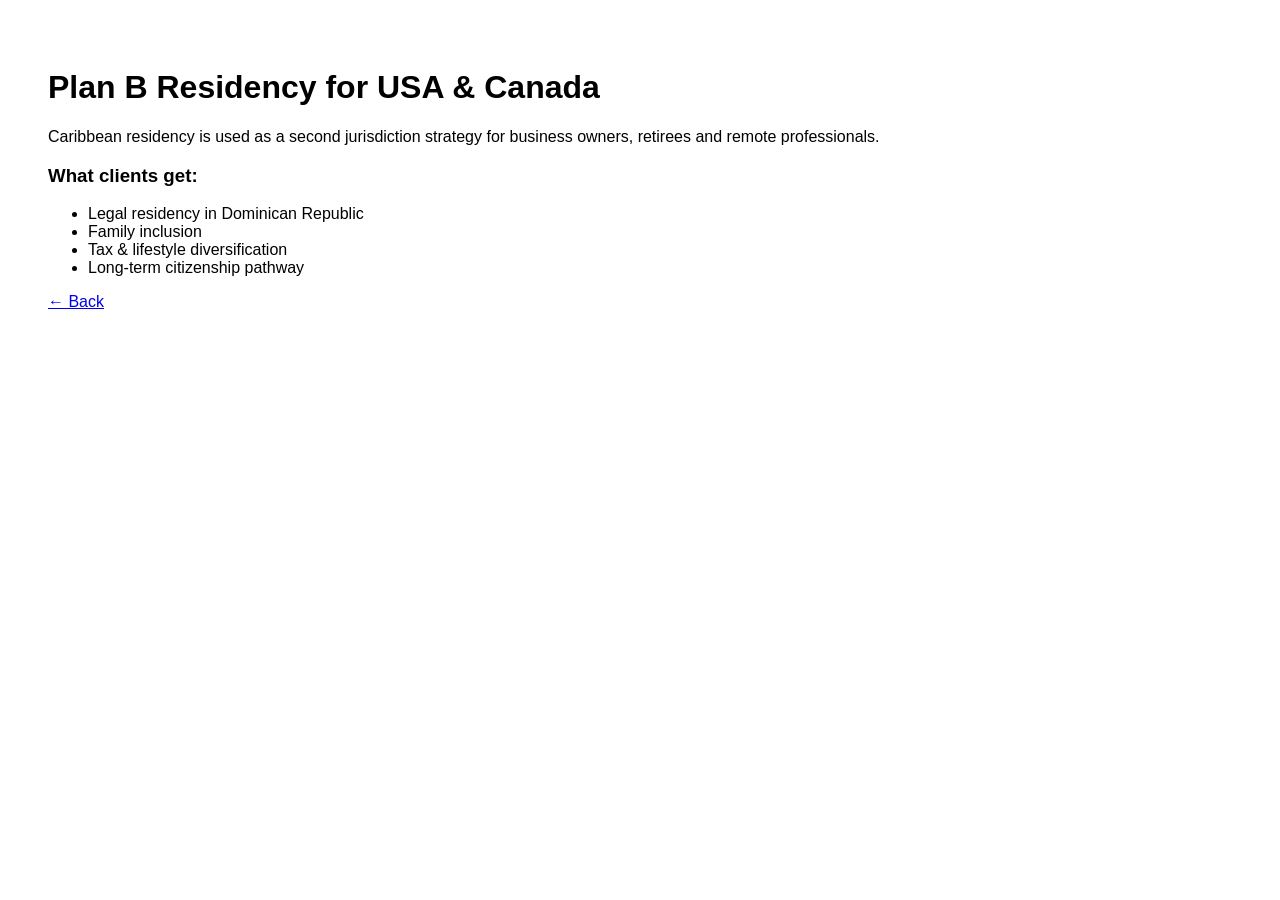
<file: en.html>
<!DOCTYPE html>
<html>
<head>
<meta charset="UTF-8">
<title>USA / Canada</title>
</head>
<body style="font-family:Arial;padding:40px">

<h1>Plan B Residency for USA & Canada</h1>

<p>
Caribbean residency is used as a second jurisdiction strategy for business owners,
retirees and remote professionals.
</p>

<h3>What clients get:</h3>
<ul>
<li>Legal residency in Dominican Republic</li>
<li>Family inclusion</li>
<li>Tax & lifestyle diversification</li>
<li>Long-term citizenship pathway</li>
</ul>

<a href="index.html">← Back</a>

</body>
</html>
</file>
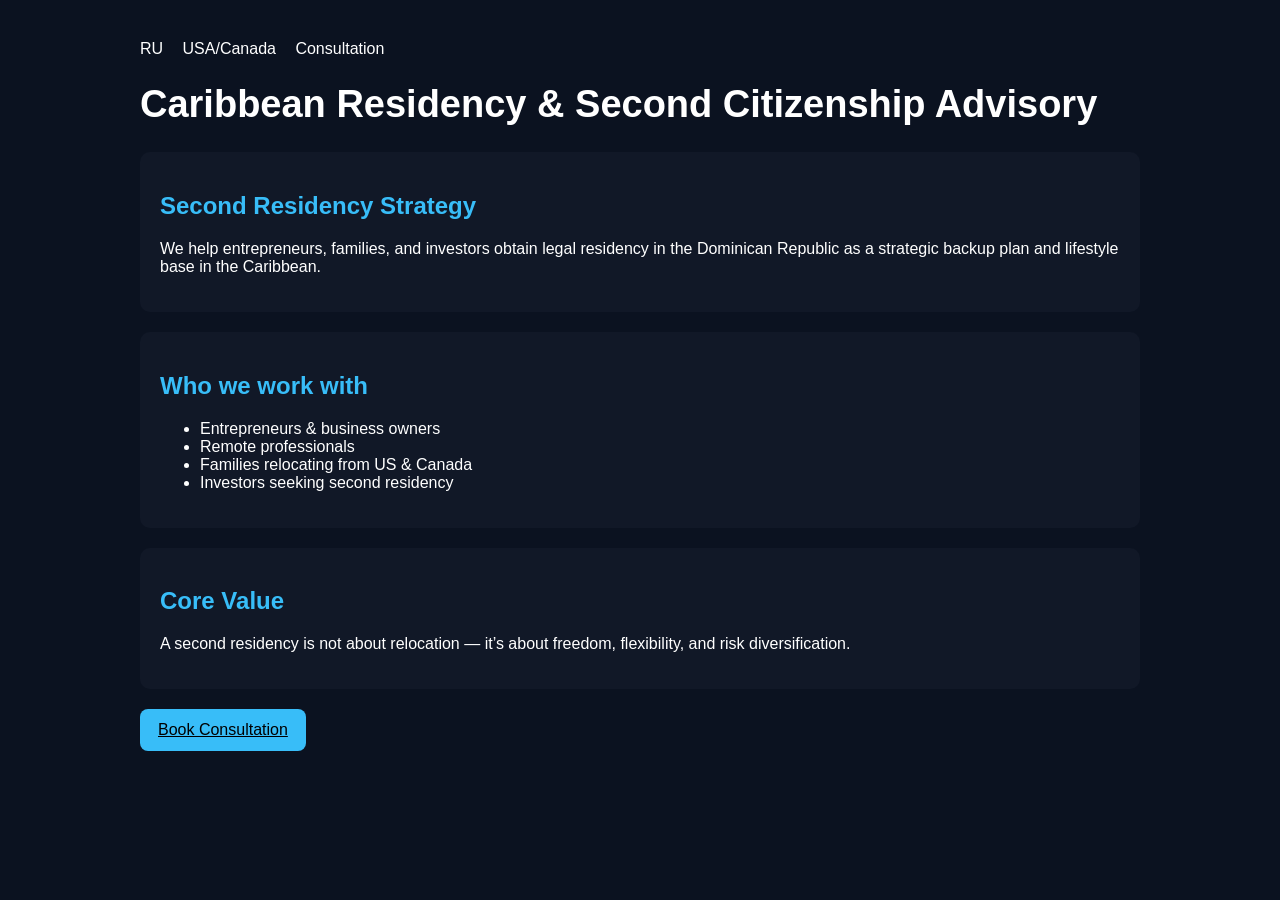
<file: index-us.html>
<!DOCTYPE html>
<html lang="en">
<head>
<meta charset="UTF-8">
<title>CaribRus — Caribbean Residency Advisory</title>
<style>
body{margin:0;font-family:Arial;background:#0b1220;color:#fff}
.container{max-width:1000px;margin:auto;padding:40px}
.nav a{color:#fff;margin-right:15px;text-decoration:none}
.section{background:#111827;padding:20px;margin-bottom:20px;border-radius:10px}
.btn{background:#38bdf8;color:#000;padding:12px 18px;border-radius:8px;display:inline-block}
h1{font-size:38px}
h2{color:#38bdf8}
</style>
</head>
<body>

<div class="container">
<div class="nav">
<a href="index.html">RU</a>
<a href="index-us.html">USA/Canada</a>
<a href="book.html">Consultation</a>
</div>

<h1>Caribbean Residency & Second Citizenship Advisory</h1>

<div class="section">
<h2>Second Residency Strategy</h2>
<p>
We help entrepreneurs, families, and investors obtain legal residency in the Dominican Republic as a strategic backup plan and lifestyle base in the Caribbean.
</p>
</div>

<div class="section">
<h2>Who we work with</h2>
<ul>
<li>Entrepreneurs & business owners</li>
<li>Remote professionals</li>
<li>Families relocating from US & Canada</li>
<li>Investors seeking second residency</li>
</ul>
</div>

<div class="section">
<h2>Core Value</h2>
<p>
A second residency is not about relocation — it’s about freedom, flexibility, and risk diversification.
</p>
</div>

<a class="btn" href="book.html">Book Consultation</a>

</div>

</body>
</html>
</file>
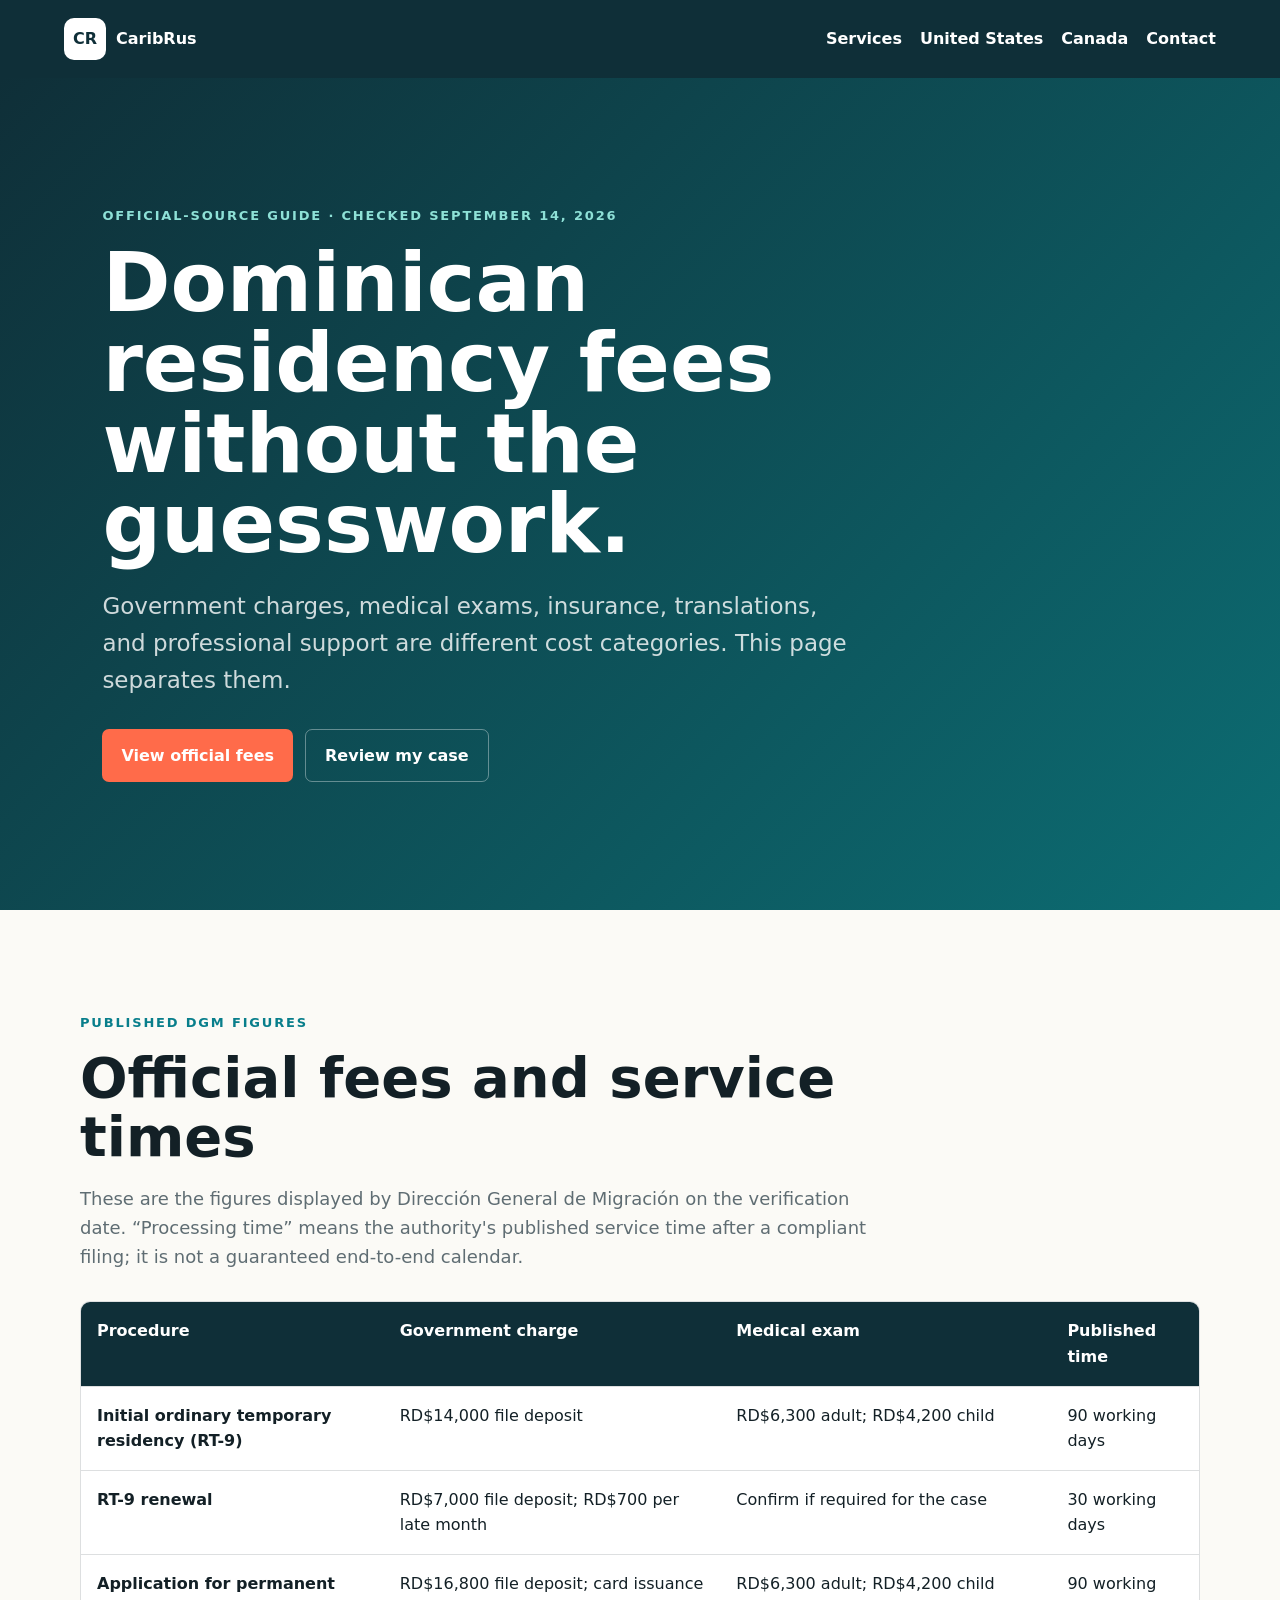
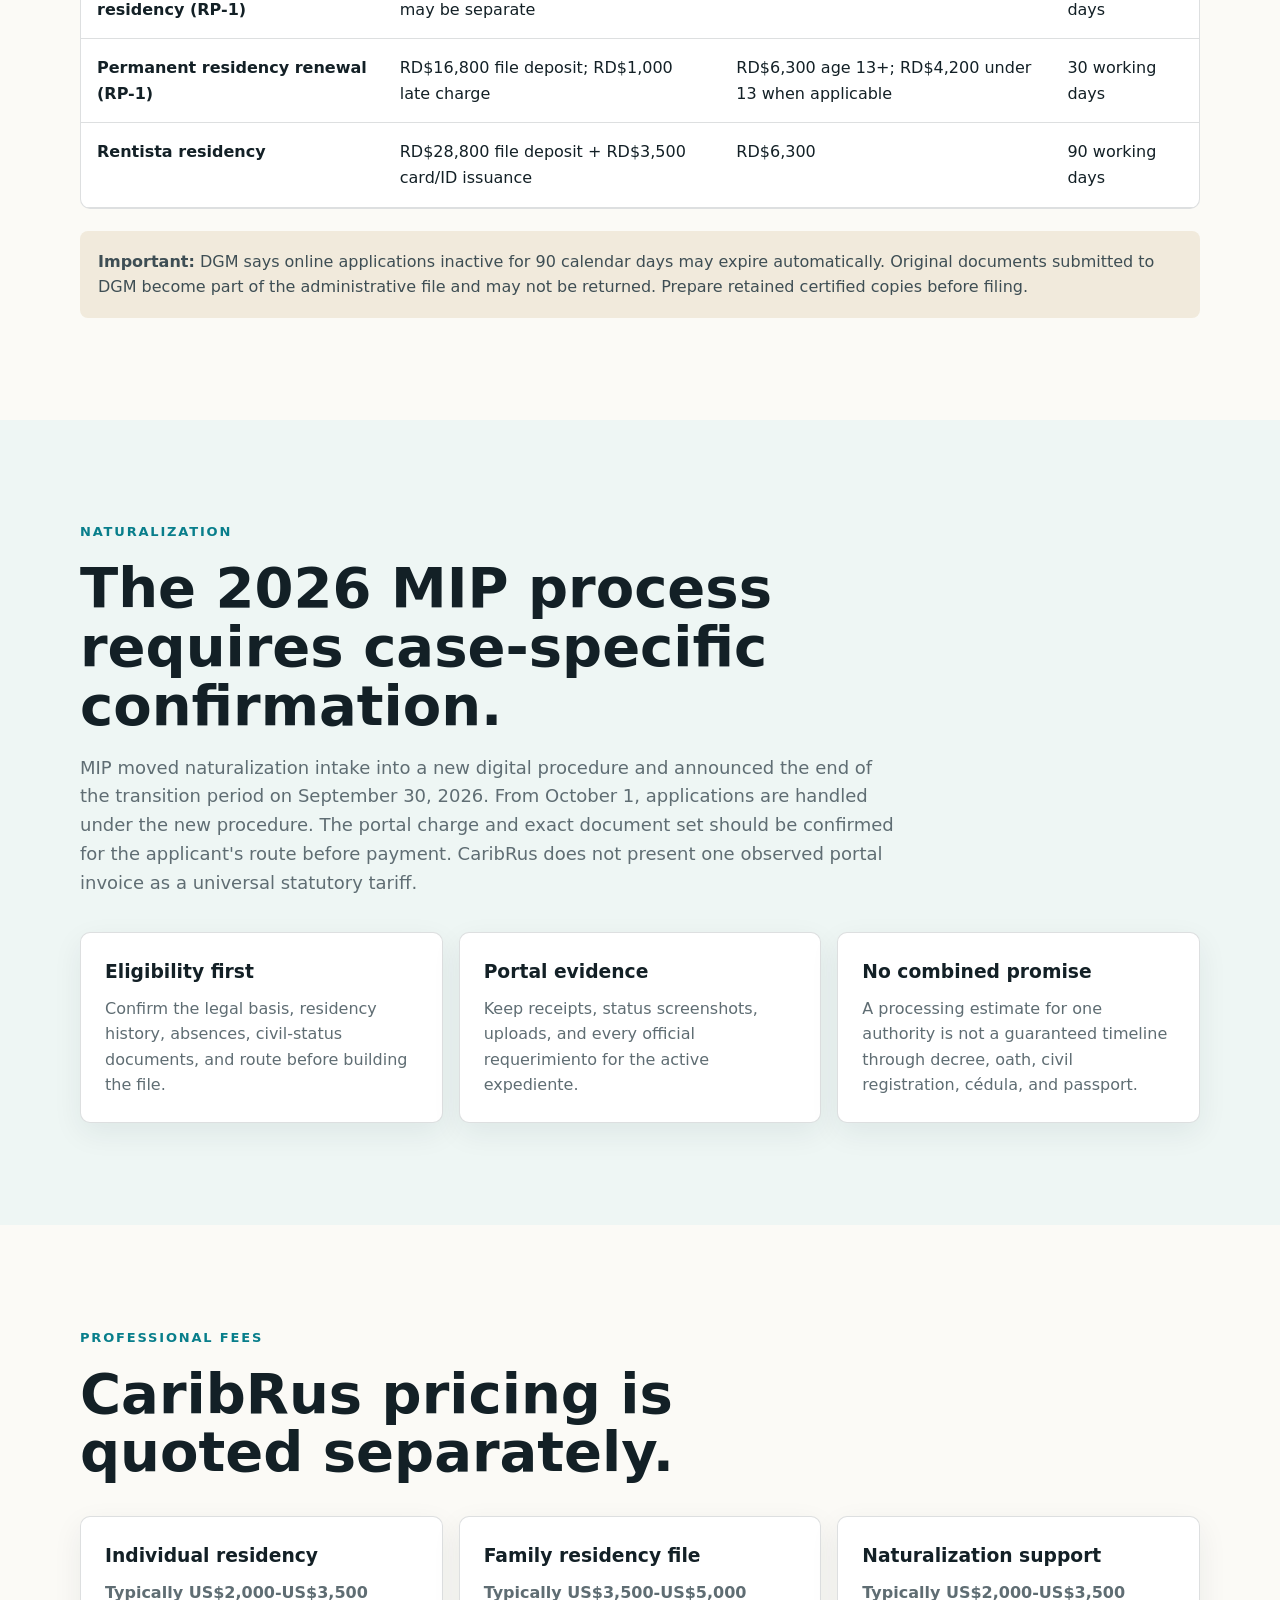
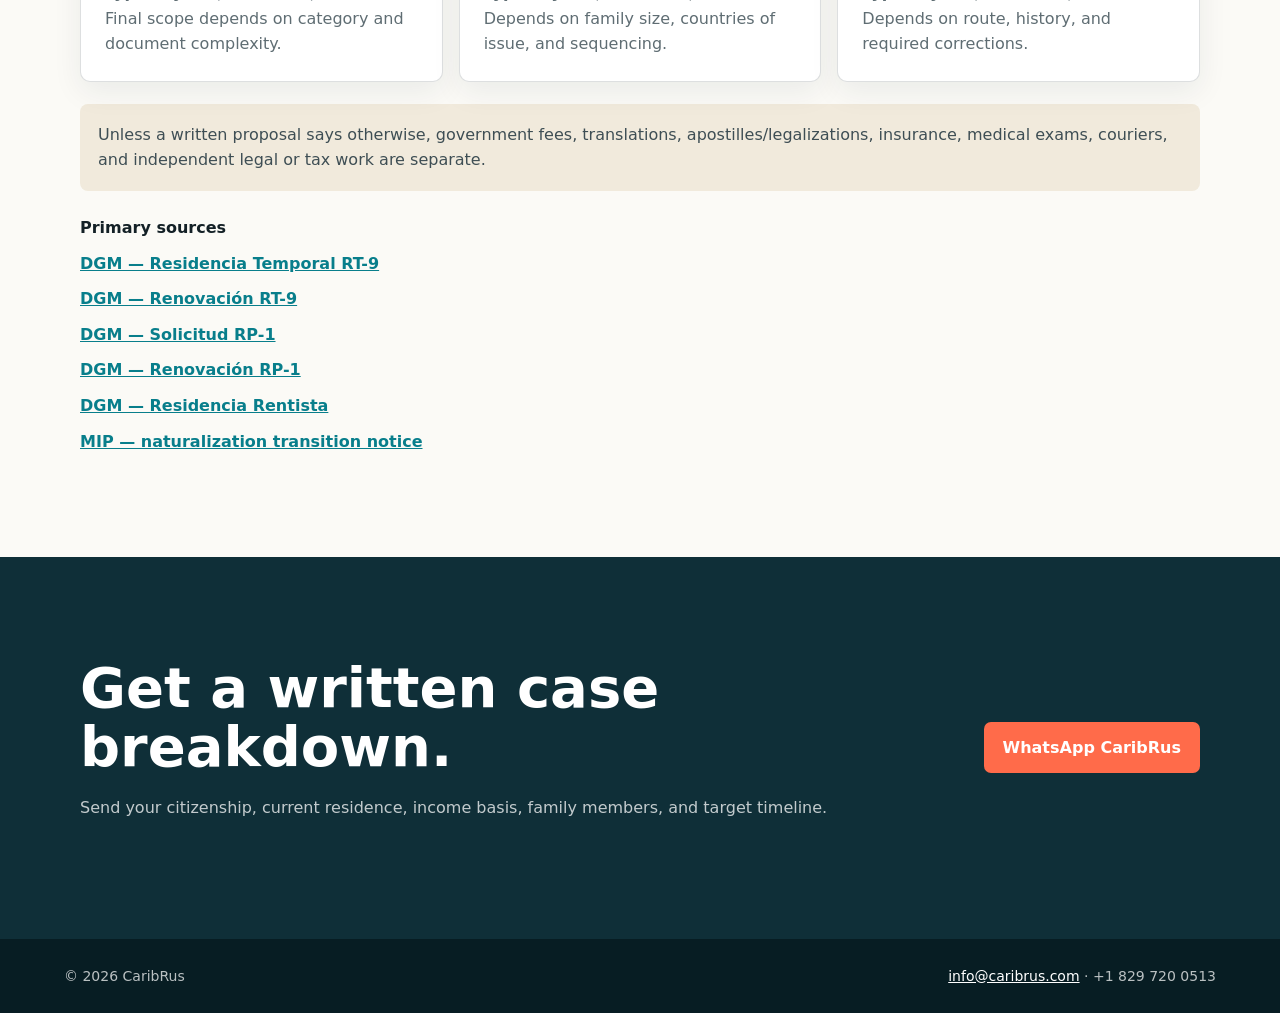
<file: official-fees-2026.html>
<!doctype html>
<html lang="en">
<head>
<meta charset="utf-8"><meta name="viewport" content="width=device-width,initial-scale=1">
<title>Dominican Republic Residency Fees & Timelines 2026 | CaribRus</title>
<meta name="description" content="Verified 2026 Dominican Republic residency fees, published DGM processing times, document rules, and separate CaribRus professional-fee ranges.">
<link rel="canonical" href="https://caribrus.com/official-fees-2026.html"><link rel="stylesheet" href="site-pages.css">
</head>
<body>
<header class="header"><a class="brand" href="index.html"><span class="mark">CR</span><span>CaribRus</span></a><nav class="nav"><a href="index.html#services">Services</a><a href="usa-2026.html">United States</a><a href="canada-2026.html">Canada</a><a href="#contact">Contact</a></nav></header>
<main>
<section class="hero"><div class="hero-inner"><div class="eyebrow">Official-source guide · checked September 14, 2026</div><h1>Dominican residency fees without the guesswork.</h1><p>Government charges, medical exams, insurance, translations, and professional support are different cost categories. This page separates them.</p><div class="actions"><a class="button primary" href="#fees">View official fees</a><a class="button secondary" href="https://wa.me/18297200513" target="_blank" rel="noopener">Review my case</a></div></div></section>
<section class="section" id="fees"><div class="wrap"><div class="eyebrow" style="color:var(--sea)">Published DGM figures</div><h2>Official fees and service times</h2><p class="lead">These are the figures displayed by Dirección General de Migración on the verification date. “Processing time” means the authority's published service time after a compliant filing; it is not a guaranteed end-to-end calendar.</p>
<div class="table-wrap"><table><thead><tr><th>Procedure</th><th>Government charge</th><th>Medical exam</th><th>Published time</th></tr></thead><tbody>
<tr><td><strong>Initial ordinary temporary residency (RT-9)</strong></td><td>RD$14,000 file deposit</td><td>RD$6,300 adult; RD$4,200 child</td><td>90 working days</td></tr>
<tr><td><strong>RT-9 renewal</strong></td><td>RD$7,000 file deposit; RD$700 per late month</td><td>Confirm if required for the case</td><td>30 working days</td></tr>
<tr><td><strong>Application for permanent residency (RP-1)</strong></td><td>RD$16,800 file deposit; card issuance may be separate</td><td>RD$6,300 adult; RD$4,200 child</td><td>90 working days</td></tr>
<tr><td><strong>Permanent residency renewal (RP-1)</strong></td><td>RD$16,800 file deposit; RD$1,000 late charge</td><td>RD$6,300 age 13+; RD$4,200 under 13 when applicable</td><td>30 working days</td></tr>
<tr><td><strong>Rentista residency</strong></td><td>RD$28,800 file deposit + RD$3,500 card/ID issuance</td><td>RD$6,300</td><td>90 working days</td></tr>
</tbody></table></div>
<div class="note"><strong>Important:</strong> DGM says online applications inactive for 90 calendar days may expire automatically. Original documents submitted to DGM become part of the administrative file and may not be returned. Prepare retained certified copies before filing.</div>
</div></section>
<section class="section alt"><div class="wrap"><div class="eyebrow" style="color:var(--sea)">Naturalization</div><h2>The 2026 MIP process requires case-specific confirmation.</h2><p class="lead">MIP moved naturalization intake into a new digital procedure and announced the end of the transition period on September 30, 2026. From October 1, applications are handled under the new procedure. The portal charge and exact document set should be confirmed for the applicant's route before payment. CaribRus does not present one observed portal invoice as a universal statutory tariff.</p>
<div class="grid"><div class="card"><h3>Eligibility first</h3><p>Confirm the legal basis, residency history, absences, civil-status documents, and route before building the file.</p></div><div class="card"><h3>Portal evidence</h3><p>Keep receipts, status screenshots, uploads, and every official requerimiento for the active expediente.</p></div><div class="card"><h3>No combined promise</h3><p>A processing estimate for one authority is not a guaranteed timeline through decree, oath, civil registration, cédula, and passport.</p></div></div></div></section>
<section class="section"><div class="wrap"><div class="eyebrow" style="color:var(--sea)">Professional fees</div><h2>CaribRus pricing is quoted separately.</h2><div class="grid"><div class="card"><h3>Individual residency</h3><p><strong>Typically US$2,000-US$3,500</strong><br>Final scope depends on category and document complexity.</p></div><div class="card"><h3>Family residency file</h3><p><strong>Typically US$3,500-US$5,000</strong><br>Depends on family size, countries of issue, and sequencing.</p></div><div class="card"><h3>Naturalization support</h3><p><strong>Typically US$2,000-US$3,500</strong><br>Depends on route, history, and required corrections.</p></div></div><div class="note">Unless a written proposal says otherwise, government fees, translations, apostilles/legalizations, insurance, medical exams, couriers, and independent legal or tax work are separate.</div>
<div class="sources"><strong>Primary sources</strong><a href="https://migracion.gob.do/servicio/residencia-temporal/" target="_blank" rel="noopener">DGM — Residencia Temporal RT-9</a><a href="https://migracion.gob.do/servicio/renovacion-residencia-temporal-ordinaria-rt-9/" target="_blank" rel="noopener">DGM — Renovación RT-9</a><a href="https://migracion.gob.do/servicio/solicitud-de-residencia-permanente-2/" target="_blank" rel="noopener">DGM — Solicitud RP-1</a><a href="https://migracion.gob.do/servicio/renovacion-de-residencia-permanente-2/" target="_blank" rel="noopener">DGM — Renovación RP-1</a><a href="https://migracion.gob.do/en/servicio/renter-residence/" target="_blank" rel="noopener">DGM — Residencia Rentista</a><a href="https://www.facebook.com/MinInteriorRD/posts/1502233125264445/" target="_blank" rel="noopener">MIP — naturalization transition notice</a></div></div></section>
<section class="section cta" id="contact"><div class="wrap cta-grid"><div><h2>Get a written case breakdown.</h2><p>Send your citizenship, current residence, income basis, family members, and target timeline.</p></div><a class="button primary" href="https://wa.me/18297200513" target="_blank" rel="noopener">WhatsApp CaribRus</a></div></section>
</main><footer class="footer"><span>© 2026 CaribRus</span><span><a href="mailto:info@caribrus.com">info@caribrus.com</a> · +1 829 720 0513</span></footer>
</body></html>
</file>
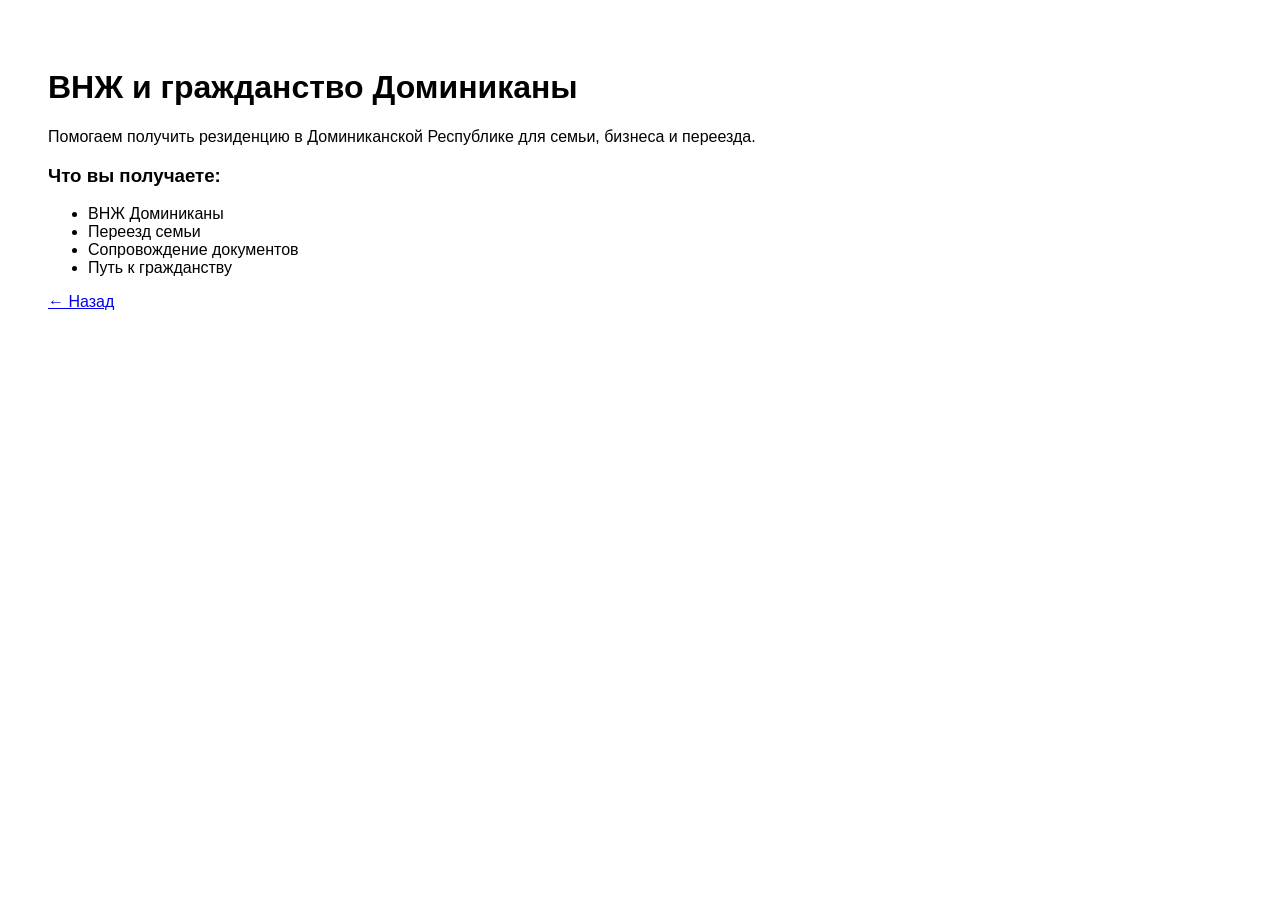
<file: ru.html>
<!DOCTYPE html>
<html>
<head>
<meta charset="UTF-8">
<title>CaribRus RU</title>
</head>
<body style="font-family:Arial;padding:40px">

<h1>ВНЖ и гражданство Доминиканы</h1>

<p>
Помогаем получить резиденцию в Доминиканской Республике для семьи, бизнеса и переезда.
</p>

<h3>Что вы получаете:</h3>
<ul>
<li>ВНЖ Доминиканы</li>
<li>Переезд семьи</li>
<li>Сопровождение документов</li>
<li>Путь к гражданству</li>
</ul>

<a href="index.html">← Назад</a>

</body>
</html>
</file>
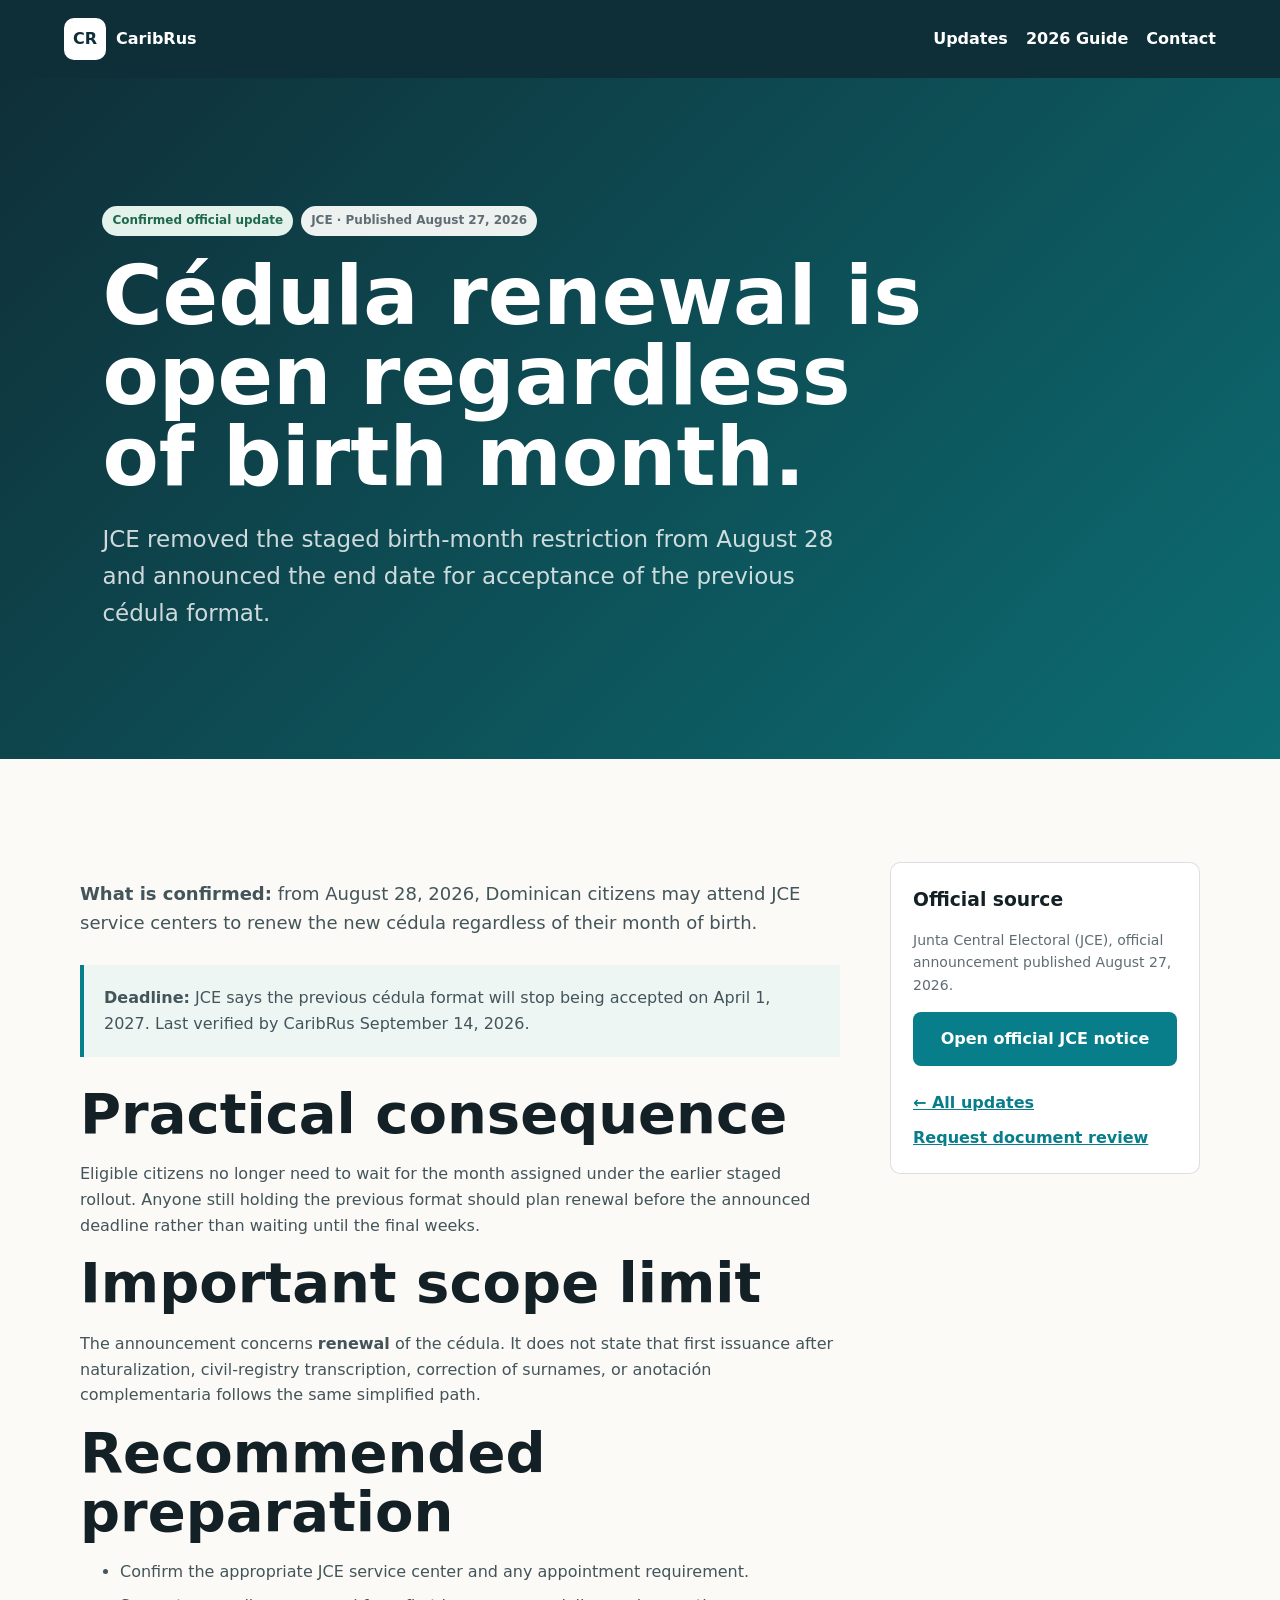
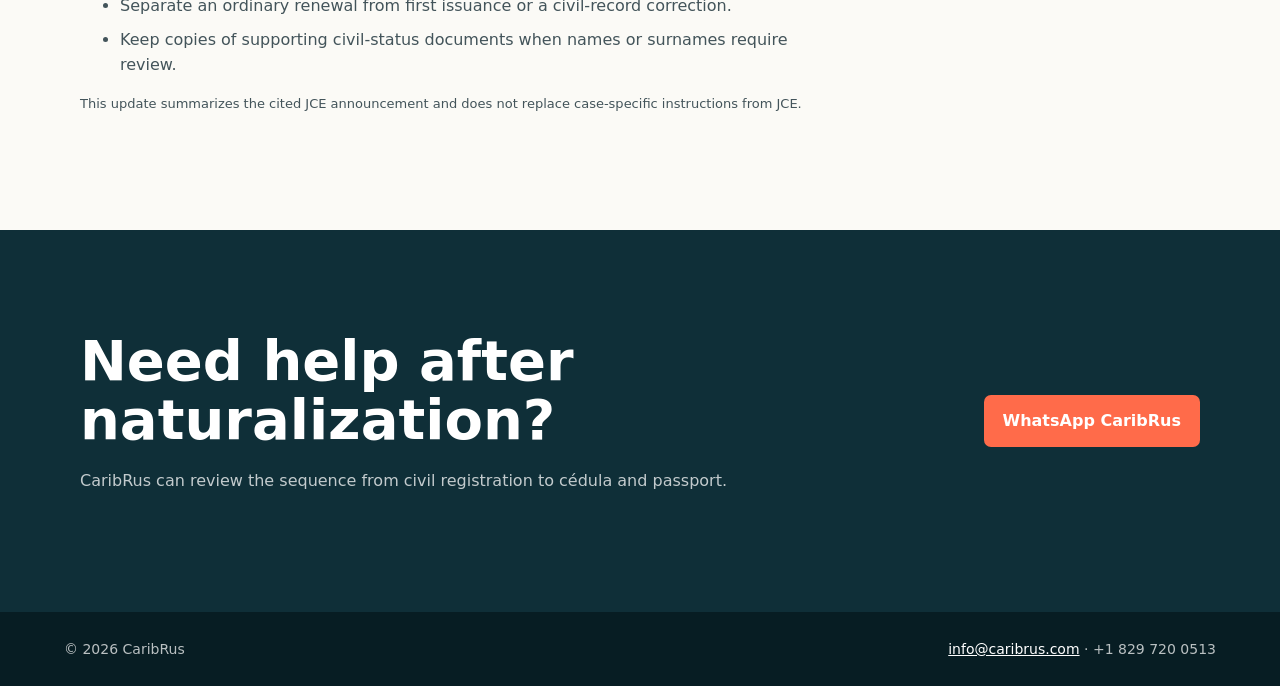
<file: update-cedula-renewal-2026.html>
<!doctype html>
<html lang="en">
<head>
<meta charset="utf-8"><meta name="viewport" content="width=device-width,initial-scale=1">
<title>Dominican Cédula Renewal Update 2026 | CaribRus</title>
<meta name="description" content="JCE cédula renewal update: birth-month restriction removed, previous-format deadline, practical scope, and the direct official source.">
<link rel="canonical" href="https://caribrus.com/update-cedula-renewal-2026.html"><link rel="stylesheet" href="site-pages.css"><link rel="icon" href="favicon.svg" type="image/svg+xml">
</head>
<body>
<header class="header"><a class="brand" href="index.html"><span class="mark">CR</span><span>CaribRus</span></a><nav class="nav"><a href="updates.html">Updates</a><a href="official-fees-2026.html">2026 Guide</a><a href="index.html#contact">Contact</a></nav></header>
<main>
<section class="hero"><div class="hero-inner"><div class="status-row"><span class="status">Confirmed official update</span><span class="date-chip">JCE · Published August 27, 2026</span></div><h1>Cédula renewal is open regardless of birth month.</h1><p>JCE removed the staged birth-month restriction from August 28 and announced the end date for acceptance of the previous cédula format.</p></div></section>
<section class="section"><div class="wrap article-body"><article class="prose">
<p class="lead"><strong>What is confirmed:</strong> from August 28, 2026, Dominican citizens may attend JCE service centers to renew the new cédula regardless of their month of birth.</p>
<div class="verified-box"><p><strong>Deadline:</strong> JCE says the previous cédula format will stop being accepted on April 1, 2027. Last verified by CaribRus September 14, 2026.</p></div>
<h2>Practical consequence</h2>
<p>Eligible citizens no longer need to wait for the month assigned under the earlier staged rollout. Anyone still holding the previous format should plan renewal before the announced deadline rather than waiting until the final weeks.</p>
<h2>Important scope limit</h2>
<p>The announcement concerns <strong>renewal</strong> of the cédula. It does not state that first issuance after naturalization, civil-registry transcription, correction of surnames, or anotación complementaria follows the same simplified path.</p>
<h2>Recommended preparation</h2>
<ul><li>Confirm the appropriate JCE service center and any appointment requirement.</li><li>Separate an ordinary renewal from first issuance or a civil-record correction.</li><li>Keep copies of supporting civil-status documents when names or surnames require review.</li></ul>
<p class="disclaimer">This update summarizes the cited JCE announcement and does not replace case-specific instructions from JCE.</p>
</article><aside class="sidebar"><h3>Official source</h3><p>Junta Central Electoral (JCE), official announcement published August 27, 2026.</p><a class="official-source" href="https://jce.gob.do/Noticias/jce-reconoce-a-la-cedulada-numero-3-millones-y-anuncia-se-elimina-restriccion-del-mes-de-cumpleanos-para-renovar-cedula" target="_blank" rel="noopener">Open official JCE notice</a><div class="sources"><a href="updates.html">← All updates</a><a href="index.html#contact">Request document review</a></div></aside></div></section>
<section class="section cta" id="contact"><div class="wrap cta-grid"><div><h2>Need help after naturalization?</h2><p>CaribRus can review the sequence from civil registration to cédula and passport.</p></div><a class="button primary" href="https://wa.me/18297200513" target="_blank" rel="noopener">WhatsApp CaribRus</a></div></section>
</main><footer class="footer"><span>© 2026 CaribRus</span><span><a href="mailto:info@caribrus.com">info@caribrus.com</a> · +1 829 720 0513</span></footer>
</body></html>
</file>
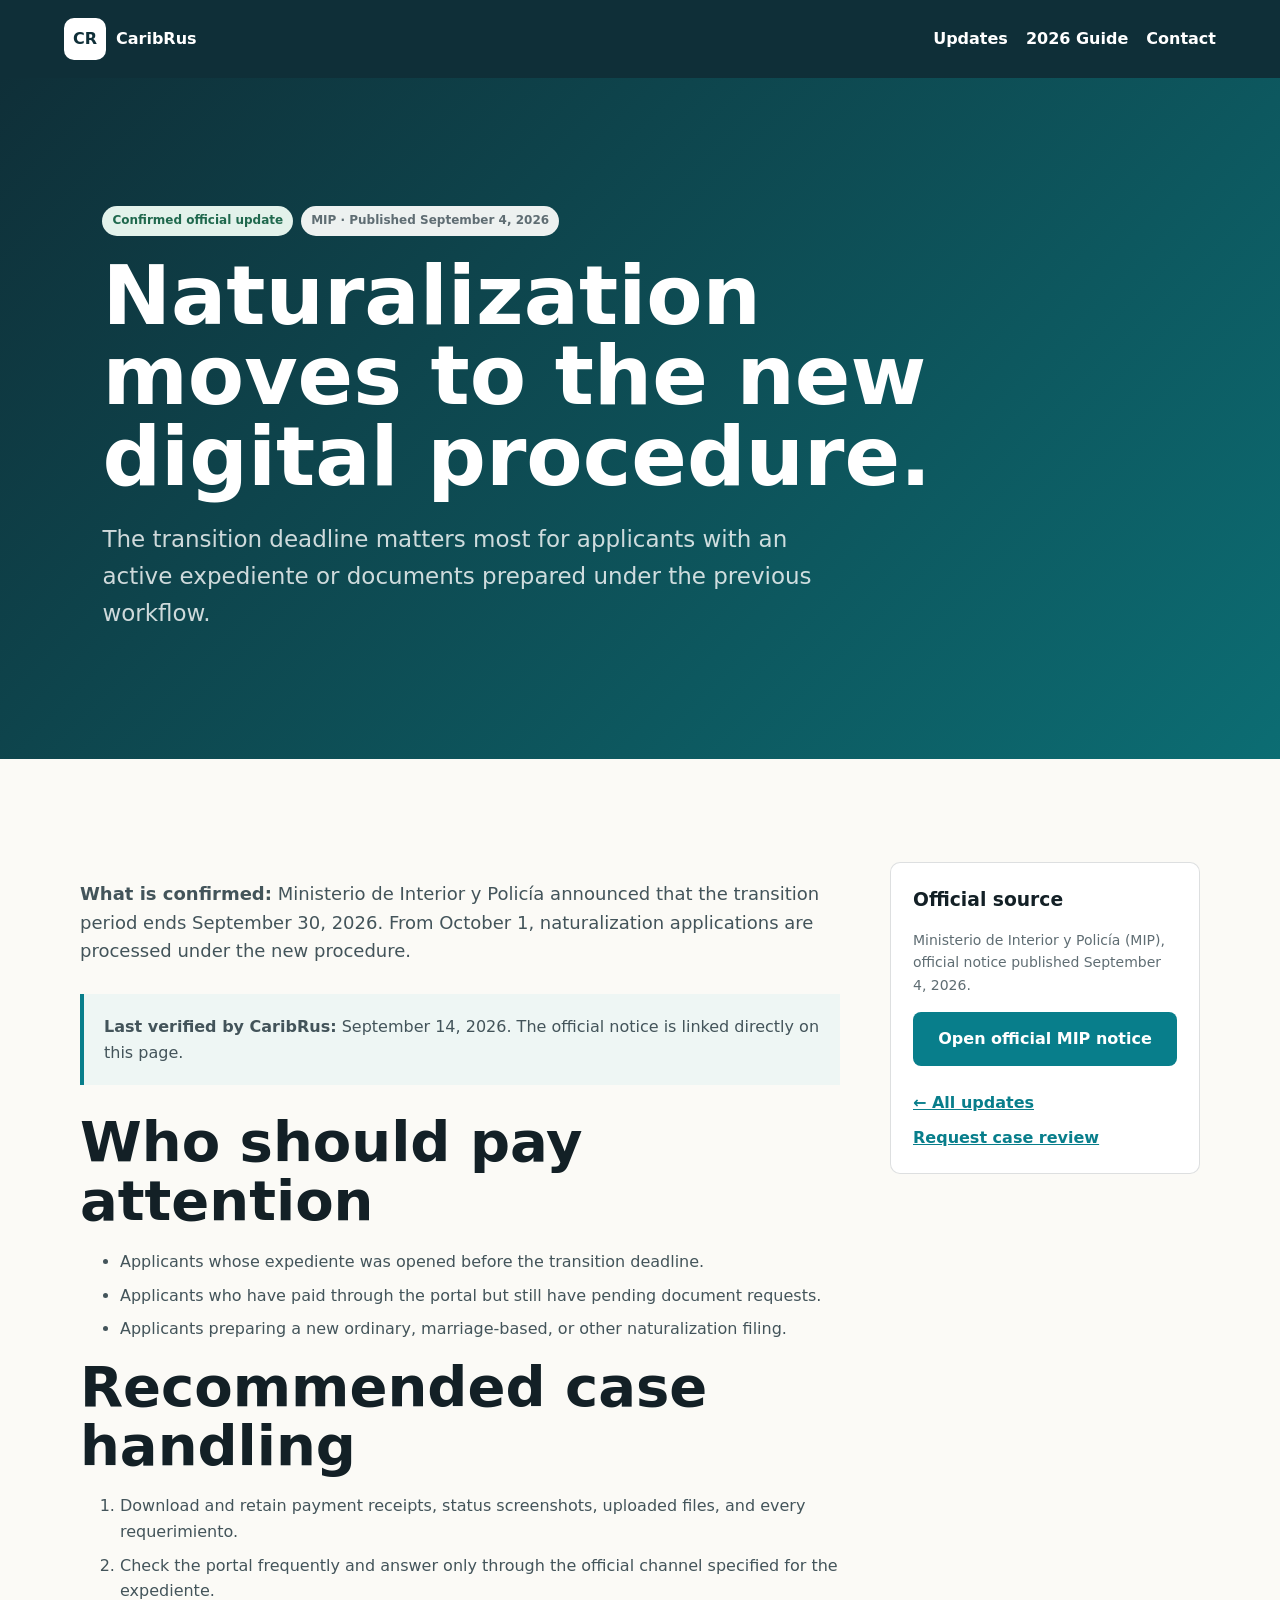
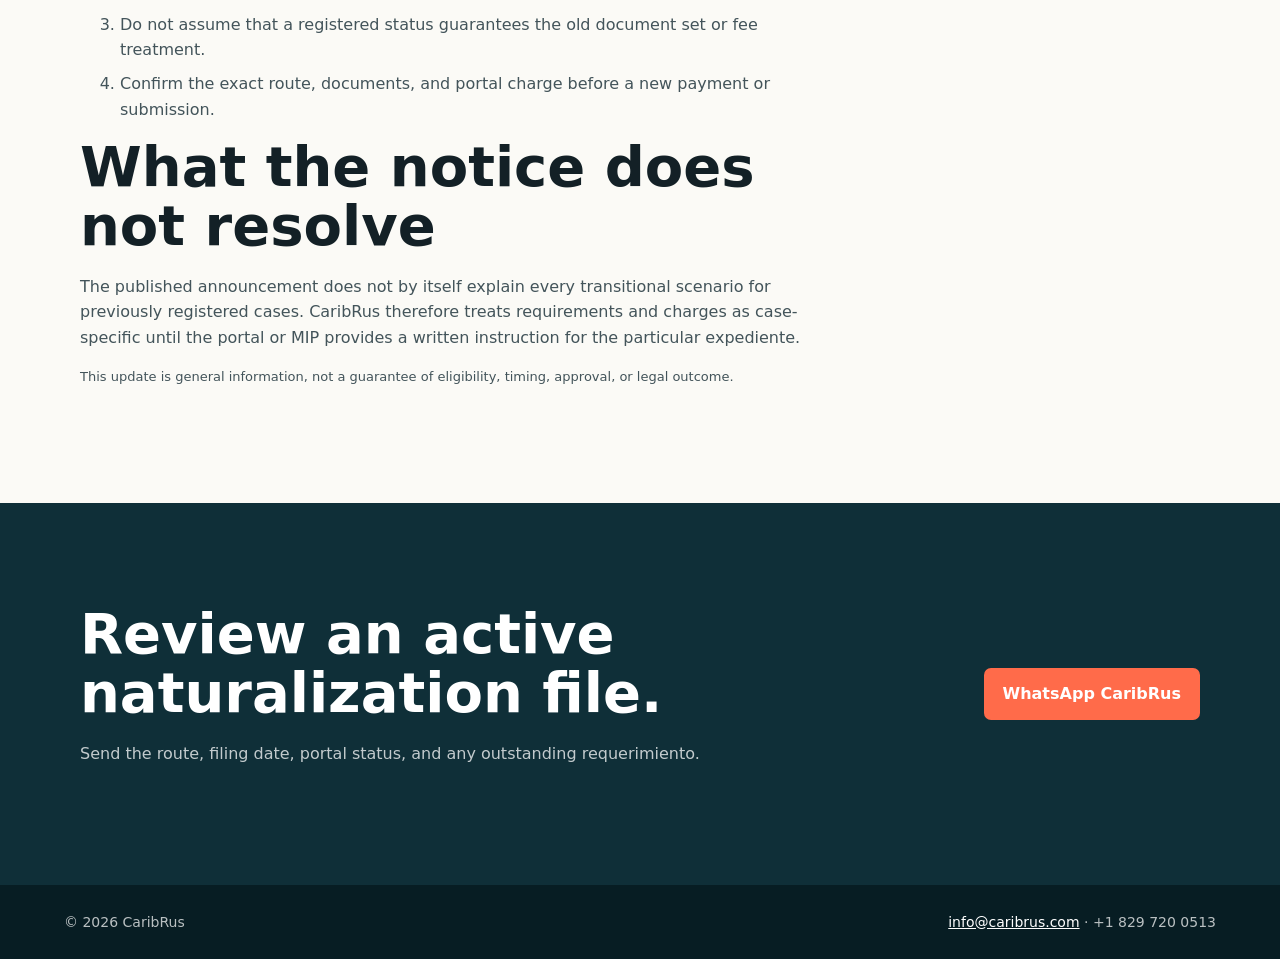
<file: update-naturalization-procedure-2026.html>
<!doctype html>
<html lang="en">
<head>
<meta charset="utf-8"><meta name="viewport" content="width=device-width,initial-scale=1">
<title>Dominican Naturalization Procedure Update 2026 | CaribRus</title>
<meta name="description" content="MIP naturalization procedure update: transition deadline, practical steps for active Dominican naturalization files, and the direct official source.">
<link rel="canonical" href="https://caribrus.com/update-naturalization-procedure-2026.html"><link rel="stylesheet" href="site-pages.css"><link rel="icon" href="favicon.svg" type="image/svg+xml">
</head>
<body>
<header class="header"><a class="brand" href="index.html"><span class="mark">CR</span><span>CaribRus</span></a><nav class="nav"><a href="updates.html">Updates</a><a href="official-fees-2026.html">2026 Guide</a><a href="index.html#contact">Contact</a></nav></header>
<main>
<section class="hero"><div class="hero-inner"><div class="status-row"><span class="status">Confirmed official update</span><span class="date-chip">MIP · Published September 4, 2026</span></div><h1>Naturalization moves to the new digital procedure.</h1><p>The transition deadline matters most for applicants with an active expediente or documents prepared under the previous workflow.</p></div></section>
<section class="section"><div class="wrap article-body"><article class="prose">
<p class="lead"><strong>What is confirmed:</strong> Ministerio de Interior y Policía announced that the transition period ends September 30, 2026. From October 1, naturalization applications are processed under the new procedure.</p>
<div class="verified-box"><p><strong>Last verified by CaribRus:</strong> September 14, 2026. The official notice is linked directly on this page.</p></div>
<h2>Who should pay attention</h2>
<ul><li>Applicants whose expediente was opened before the transition deadline.</li><li>Applicants who have paid through the portal but still have pending document requests.</li><li>Applicants preparing a new ordinary, marriage-based, or other naturalization filing.</li></ul>
<h2>Recommended case handling</h2>
<ol><li>Download and retain payment receipts, status screenshots, uploaded files, and every requerimiento.</li><li>Check the portal frequently and answer only through the official channel specified for the expediente.</li><li>Do not assume that a registered status guarantees the old document set or fee treatment.</li><li>Confirm the exact route, documents, and portal charge before a new payment or submission.</li></ol>
<h2>What the notice does not resolve</h2>
<p>The published announcement does not by itself explain every transitional scenario for previously registered cases. CaribRus therefore treats requirements and charges as case-specific until the portal or MIP provides a written instruction for the particular expediente.</p>
<p class="disclaimer">This update is general information, not a guarantee of eligibility, timing, approval, or legal outcome.</p>
</article><aside class="sidebar"><h3>Official source</h3><p>Ministerio de Interior y Policía (MIP), official notice published September 4, 2026.</p><a class="official-source" href="https://www.facebook.com/MinInteriorRD/posts/1502233125264445/" target="_blank" rel="noopener">Open official MIP notice</a><div class="sources"><a href="updates.html">← All updates</a><a href="index.html#contact">Request case review</a></div></aside></div></section>
<section class="section cta" id="contact"><div class="wrap cta-grid"><div><h2>Review an active naturalization file.</h2><p>Send the route, filing date, portal status, and any outstanding requerimiento.</p></div><a class="button primary" href="https://wa.me/18297200513" target="_blank" rel="noopener">WhatsApp CaribRus</a></div></section>
</main><footer class="footer"><span>© 2026 CaribRus</span><span><a href="mailto:info@caribrus.com">info@caribrus.com</a> · +1 829 720 0513</span></footer>
</body></html>
</file>
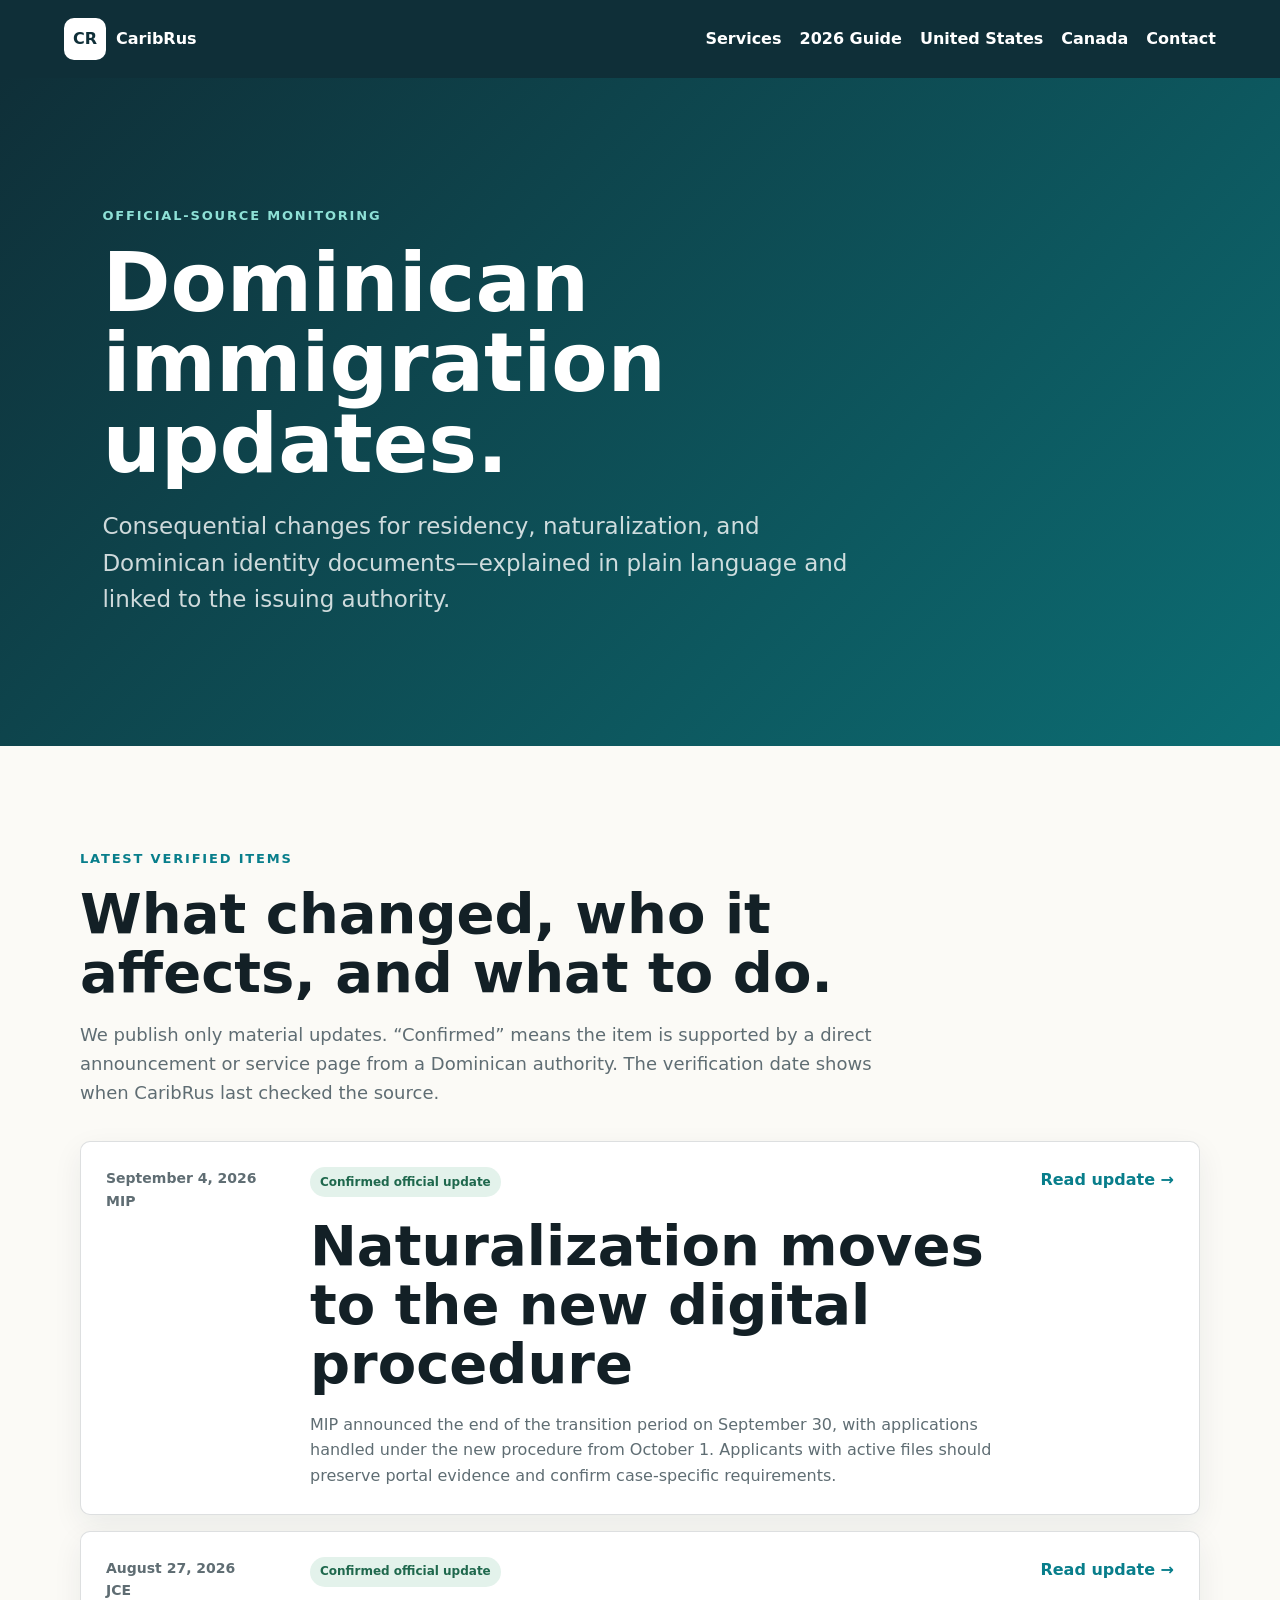
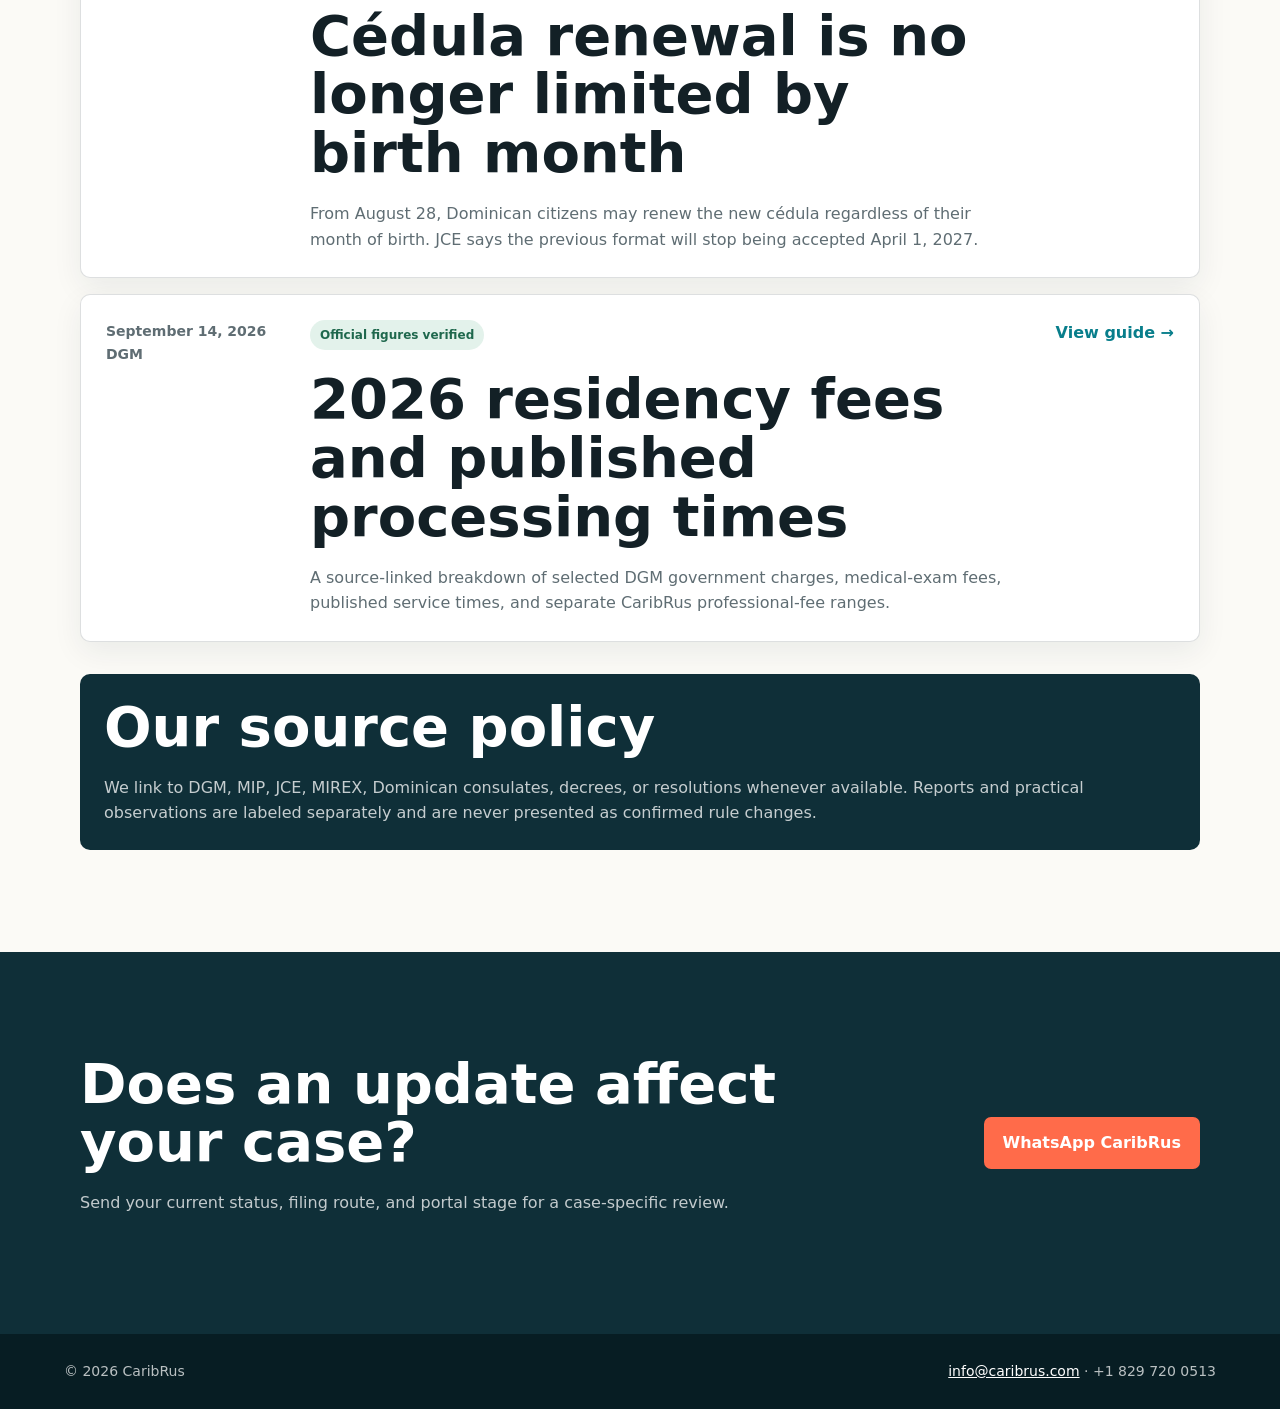
<file: updates.html>
<!doctype html>
<html lang="en">
<head>
<meta charset="utf-8"><meta name="viewport" content="width=device-width,initial-scale=1">
<title>Dominican Immigration Updates | CaribRus</title>
<meta name="description" content="Verified Dominican Republic residency, naturalization, cédula, and immigration-process updates with dates, practical guidance, and direct official sources.">
<link rel="canonical" href="https://caribrus.com/updates.html"><link rel="stylesheet" href="site-pages.css"><link rel="icon" href="favicon.svg" type="image/svg+xml">
</head>
<body>
<header class="header"><a class="brand" href="index.html"><span class="mark">CR</span><span>CaribRus</span></a><nav class="nav"><a href="index.html#services">Services</a><a href="official-fees-2026.html">2026 Guide</a><a href="usa-2026.html">United States</a><a href="canada-2026.html">Canada</a><a href="#contact">Contact</a></nav></header>
<main>
<section class="hero"><div class="hero-inner"><div class="eyebrow">Official-source monitoring</div><h1>Dominican immigration updates.</h1><p>Consequential changes for residency, naturalization, and Dominican identity documents—explained in plain language and linked to the issuing authority.</p></div></section>
<section class="section"><div class="wrap"><div class="eyebrow" style="color:var(--sea)">Latest verified items</div><h2>What changed, who it affects, and what to do.</h2><p class="lead">We publish only material updates. “Confirmed” means the item is supported by a direct announcement or service page from a Dominican authority. The verification date shows when CaribRus last checked the source.</p>
<div class="updates-list">
<article class="update-item"><time datetime="2026-09-04">September 4, 2026<br>MIP</time><div><div class="status-row"><span class="status">Confirmed official update</span></div><h2>Naturalization moves to the new digital procedure</h2><p>MIP announced the end of the transition period on September 30, with applications handled under the new procedure from October 1. Applicants with active files should preserve portal evidence and confirm case-specific requirements.</p></div><a class="text-link" href="update-naturalization-procedure-2026.html">Read update →</a></article>
<article class="update-item"><time datetime="2026-08-27">August 27, 2026<br>JCE</time><div><div class="status-row"><span class="status">Confirmed official update</span></div><h2>Cédula renewal is no longer limited by birth month</h2><p>From August 28, Dominican citizens may renew the new cédula regardless of their month of birth. JCE says the previous format will stop being accepted April 1, 2027.</p></div><a class="text-link" href="update-cedula-renewal-2026.html">Read update →</a></article>
<article class="update-item"><time datetime="2026-09-14">September 14, 2026<br>DGM</time><div><div class="status-row"><span class="status">Official figures verified</span></div><h2>2026 residency fees and published processing times</h2><p>A source-linked breakdown of selected DGM government charges, medical-exam fees, published service times, and separate CaribRus professional-fee ranges.</p></div><a class="text-link" href="official-fees-2026.html">View guide →</a></article>
</div>
<div class="source-policy"><h2>Our source policy</h2><p>We link to DGM, MIP, JCE, MIREX, Dominican consulates, decrees, or resolutions whenever available. Reports and practical observations are labeled separately and are never presented as confirmed rule changes.</p></div>
</div></section>
<section class="section cta" id="contact"><div class="wrap cta-grid"><div><h2>Does an update affect your case?</h2><p>Send your current status, filing route, and portal stage for a case-specific review.</p></div><a class="button primary" href="https://wa.me/18297200513" target="_blank" rel="noopener">WhatsApp CaribRus</a></div></section>
</main><footer class="footer"><span>© 2026 CaribRus</span><span><a href="mailto:info@caribrus.com">info@caribrus.com</a> · +1 829 720 0513</span></footer>
</body></html>
</file>
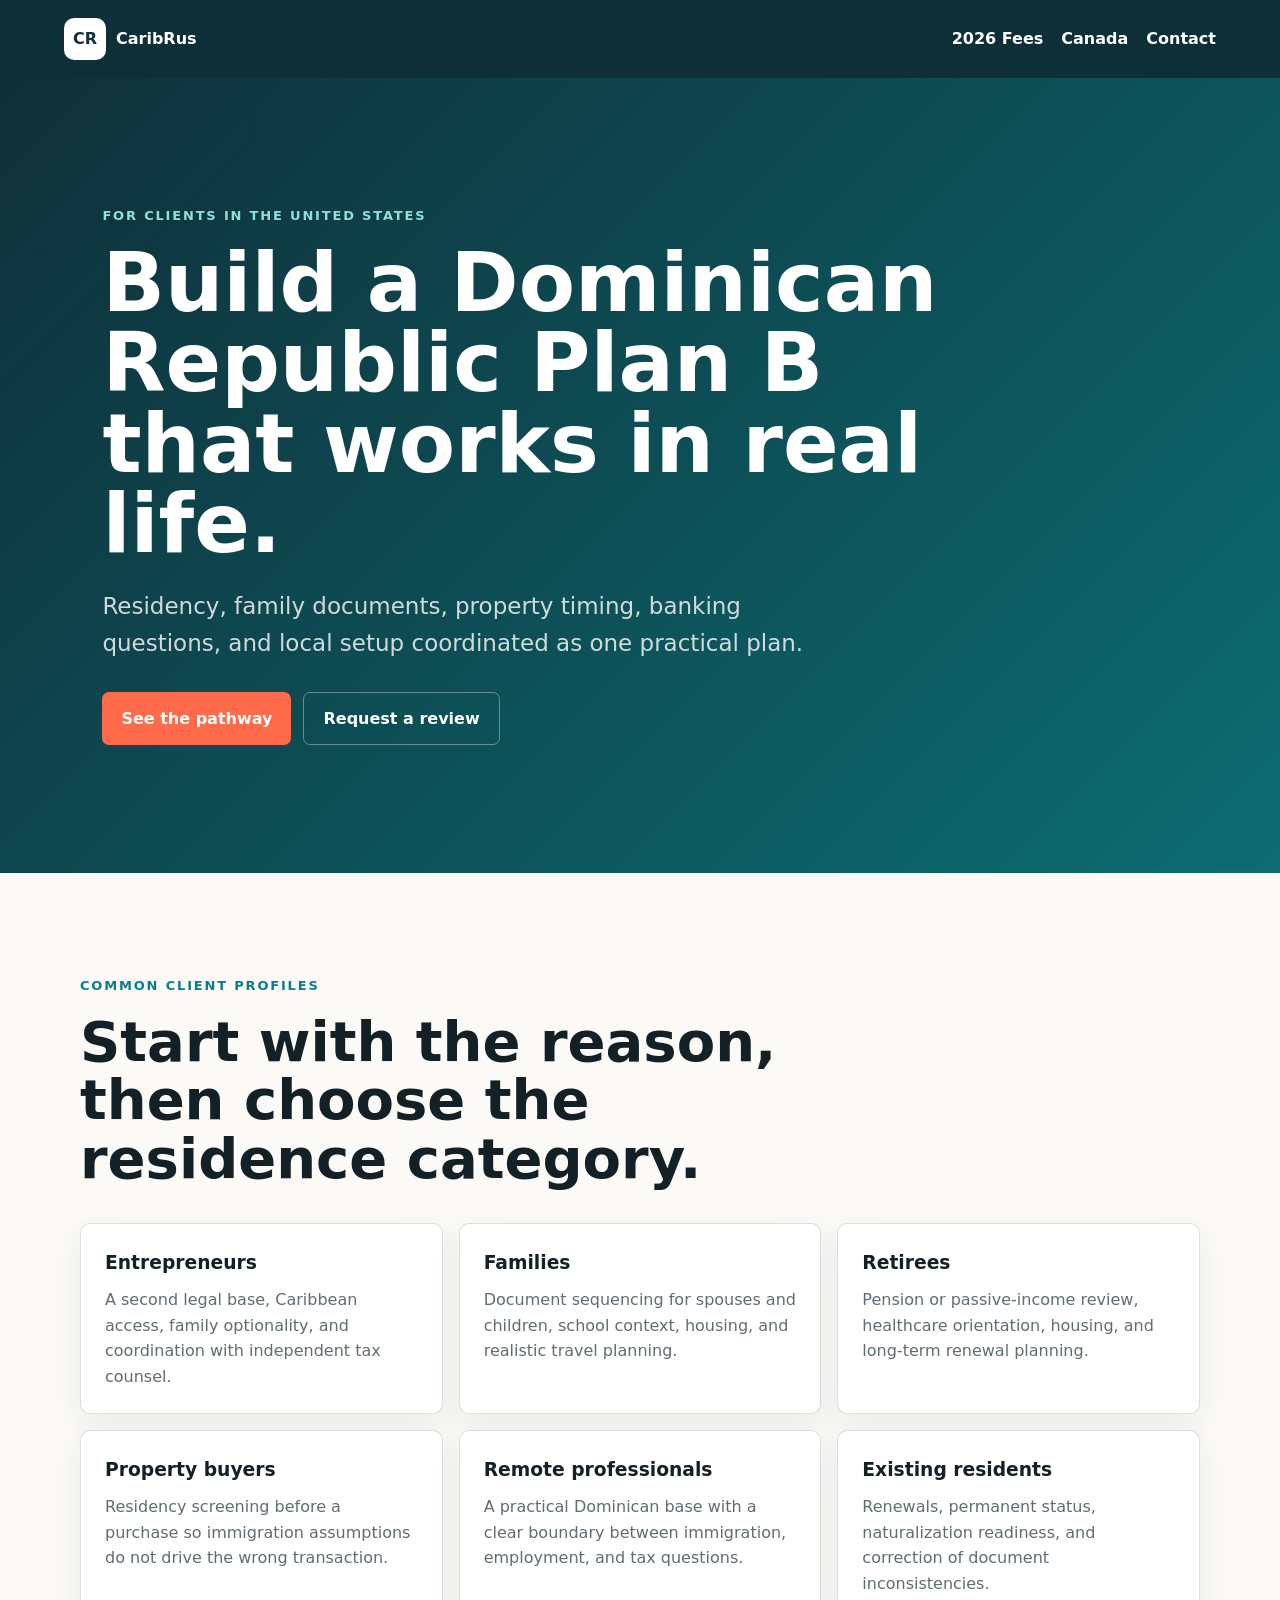
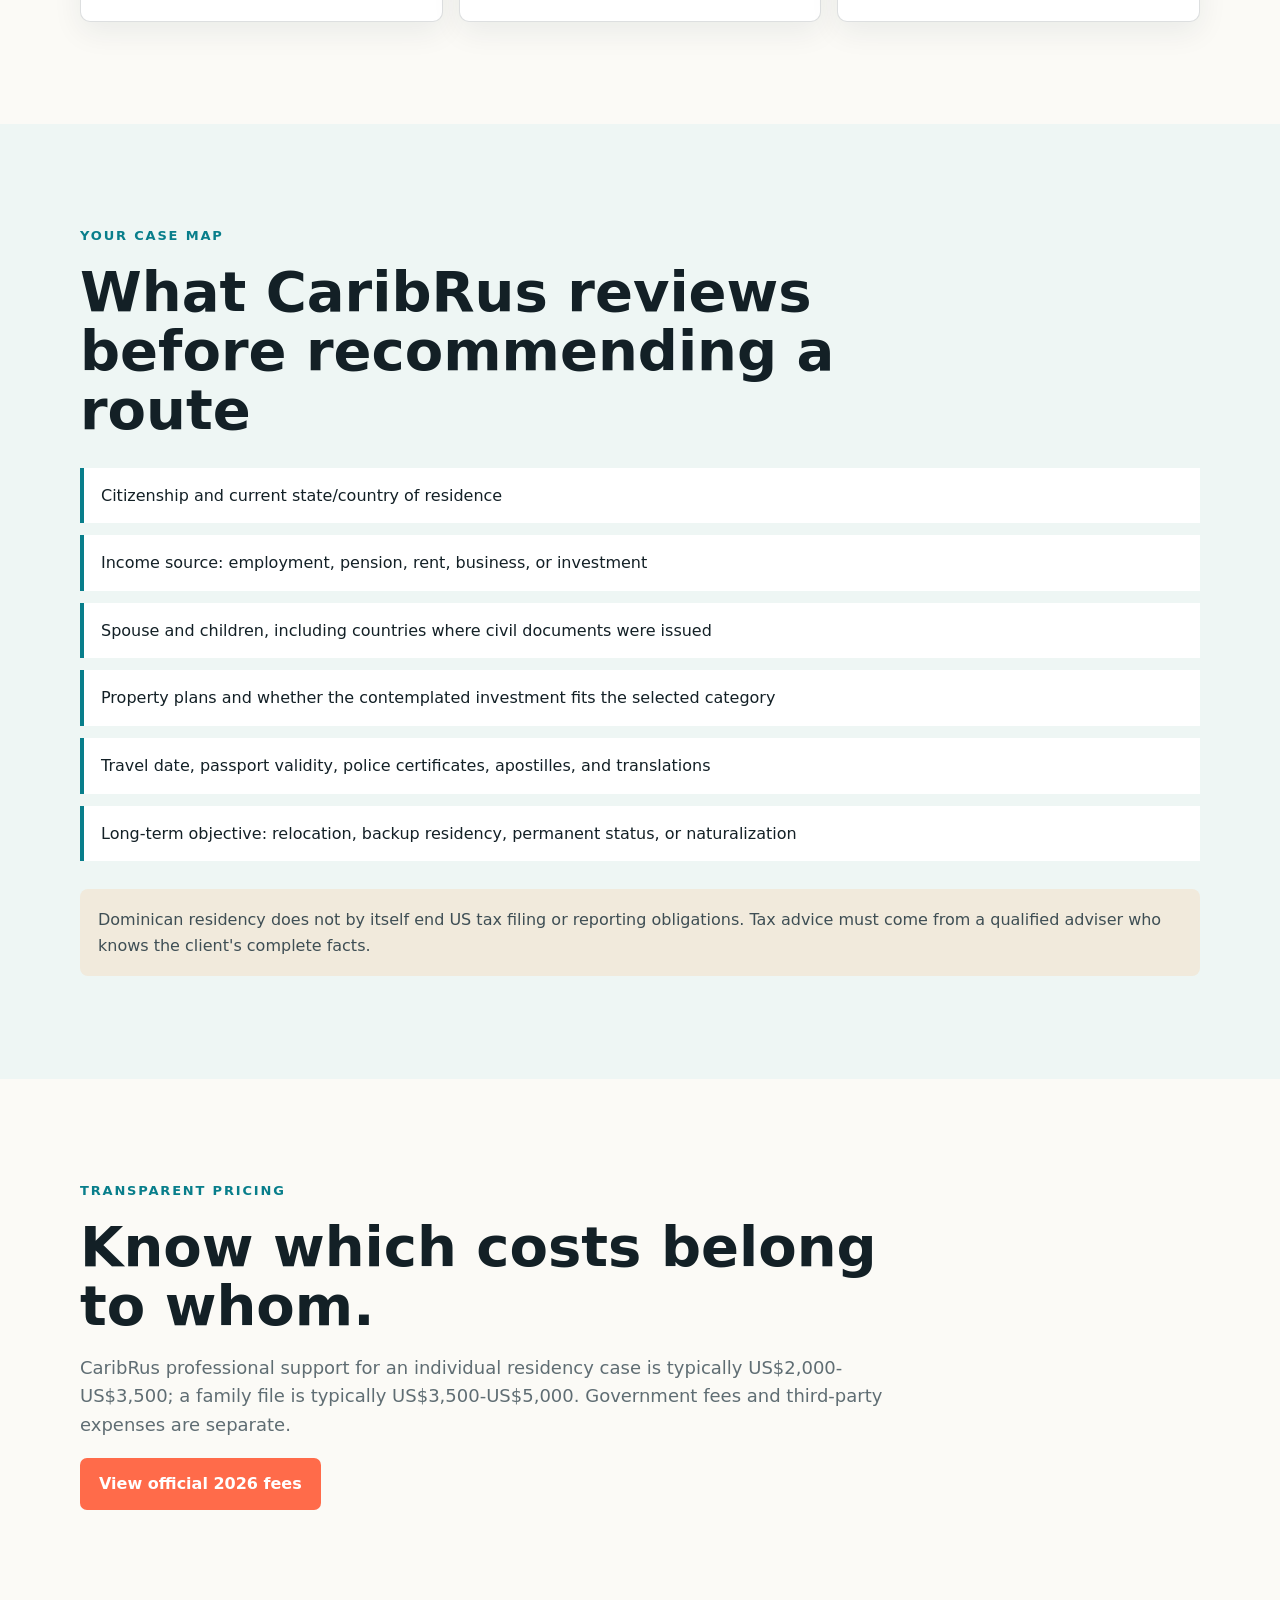
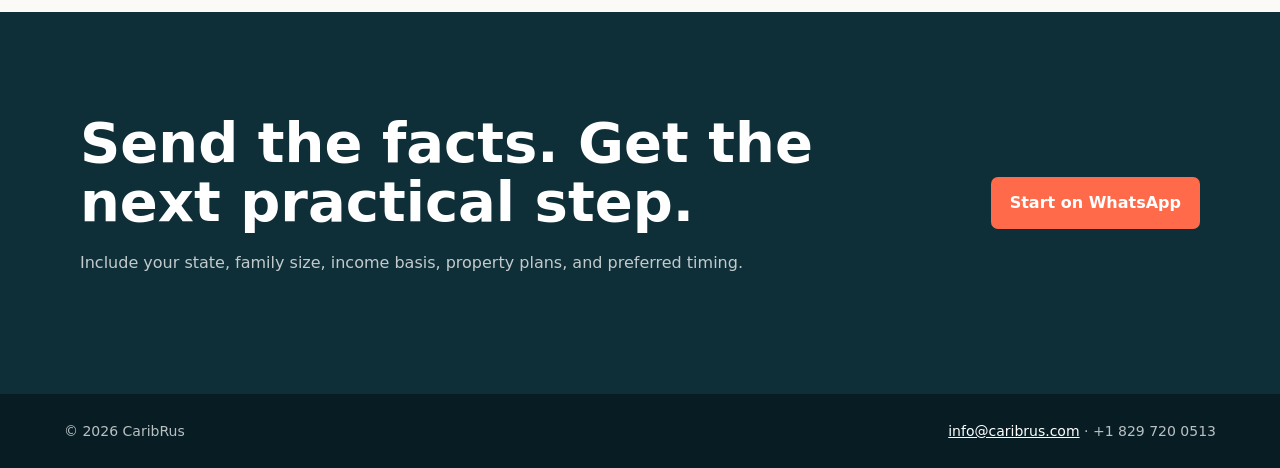
<file: usa-2026.html>
<!doctype html>
<html lang="en"><head><meta charset="utf-8"><meta name="viewport" content="width=device-width,initial-scale=1"><title>Move to the Dominican Republic from the USA | CaribRus</title><meta name="description" content="Dominican Republic residency planning for US families, entrepreneurs, retirees, remote professionals, and property buyers."><link rel="canonical" href="https://caribrus.com/usa-2026.html"><link rel="stylesheet" href="site-pages.css"></head>
<body><header class="header"><a class="brand" href="index.html"><span class="mark">CR</span><span>CaribRus</span></a><nav class="nav"><a href="official-fees-2026.html">2026 Fees</a><a href="canada-2026.html">Canada</a><a href="#contact">Contact</a></nav></header><main>
<section class="hero"><div class="hero-inner"><div class="eyebrow">For clients in the United States</div><h1>Build a Dominican Republic Plan B that works in real life.</h1><p>Residency, family documents, property timing, banking questions, and local setup coordinated as one practical plan.</p><div class="actions"><a class="button primary" href="#path">See the pathway</a><a class="button secondary" href="https://wa.me/18297200513" target="_blank" rel="noopener">Request a review</a></div></div></section>
<section class="section" id="path"><div class="wrap"><div class="eyebrow" style="color:var(--sea)">Common client profiles</div><h2>Start with the reason, then choose the residence category.</h2><div class="grid"><div class="card"><h3>Entrepreneurs</h3><p>A second legal base, Caribbean access, family optionality, and coordination with independent tax counsel.</p></div><div class="card"><h3>Families</h3><p>Document sequencing for spouses and children, school context, housing, and realistic travel planning.</p></div><div class="card"><h3>Retirees</h3><p>Pension or passive-income review, healthcare orientation, housing, and long-term renewal planning.</p></div><div class="card"><h3>Property buyers</h3><p>Residency screening before a purchase so immigration assumptions do not drive the wrong transaction.</p></div><div class="card"><h3>Remote professionals</h3><p>A practical Dominican base with a clear boundary between immigration, employment, and tax questions.</p></div><div class="card"><h3>Existing residents</h3><p>Renewals, permanent status, naturalization readiness, and correction of document inconsistencies.</p></div></div></div></section>
<section class="section alt"><div class="wrap"><div class="eyebrow" style="color:var(--sea)">Your case map</div><h2>What CaribRus reviews before recommending a route</h2><ul class="checklist"><li>Citizenship and current state/country of residence</li><li>Income source: employment, pension, rent, business, or investment</li><li>Spouse and children, including countries where civil documents were issued</li><li>Property plans and whether the contemplated investment fits the selected category</li><li>Travel date, passport validity, police certificates, apostilles, and translations</li><li>Long-term objective: relocation, backup residency, permanent status, or naturalization</li></ul><div class="note">Dominican residency does not by itself end US tax filing or reporting obligations. Tax advice must come from a qualified adviser who knows the client's complete facts.</div></div></section>
<section class="section"><div class="wrap"><div class="eyebrow" style="color:var(--sea)">Transparent pricing</div><h2>Know which costs belong to whom.</h2><p class="lead">CaribRus professional support for an individual residency case is typically US$2,000-US$3,500; a family file is typically US$3,500-US$5,000. Government fees and third-party expenses are separate.</p><a class="button primary" href="official-fees-2026.html">View official 2026 fees</a></div></section>
<section class="section cta" id="contact"><div class="wrap cta-grid"><div><h2>Send the facts. Get the next practical step.</h2><p>Include your state, family size, income basis, property plans, and preferred timing.</p></div><a class="button primary" href="https://wa.me/18297200513" target="_blank" rel="noopener">Start on WhatsApp</a></div></section></main><footer class="footer"><span>© 2026 CaribRus</span><span><a href="mailto:info@caribrus.com">info@caribrus.com</a> · +1 829 720 0513</span></footer></body></html>
</file>
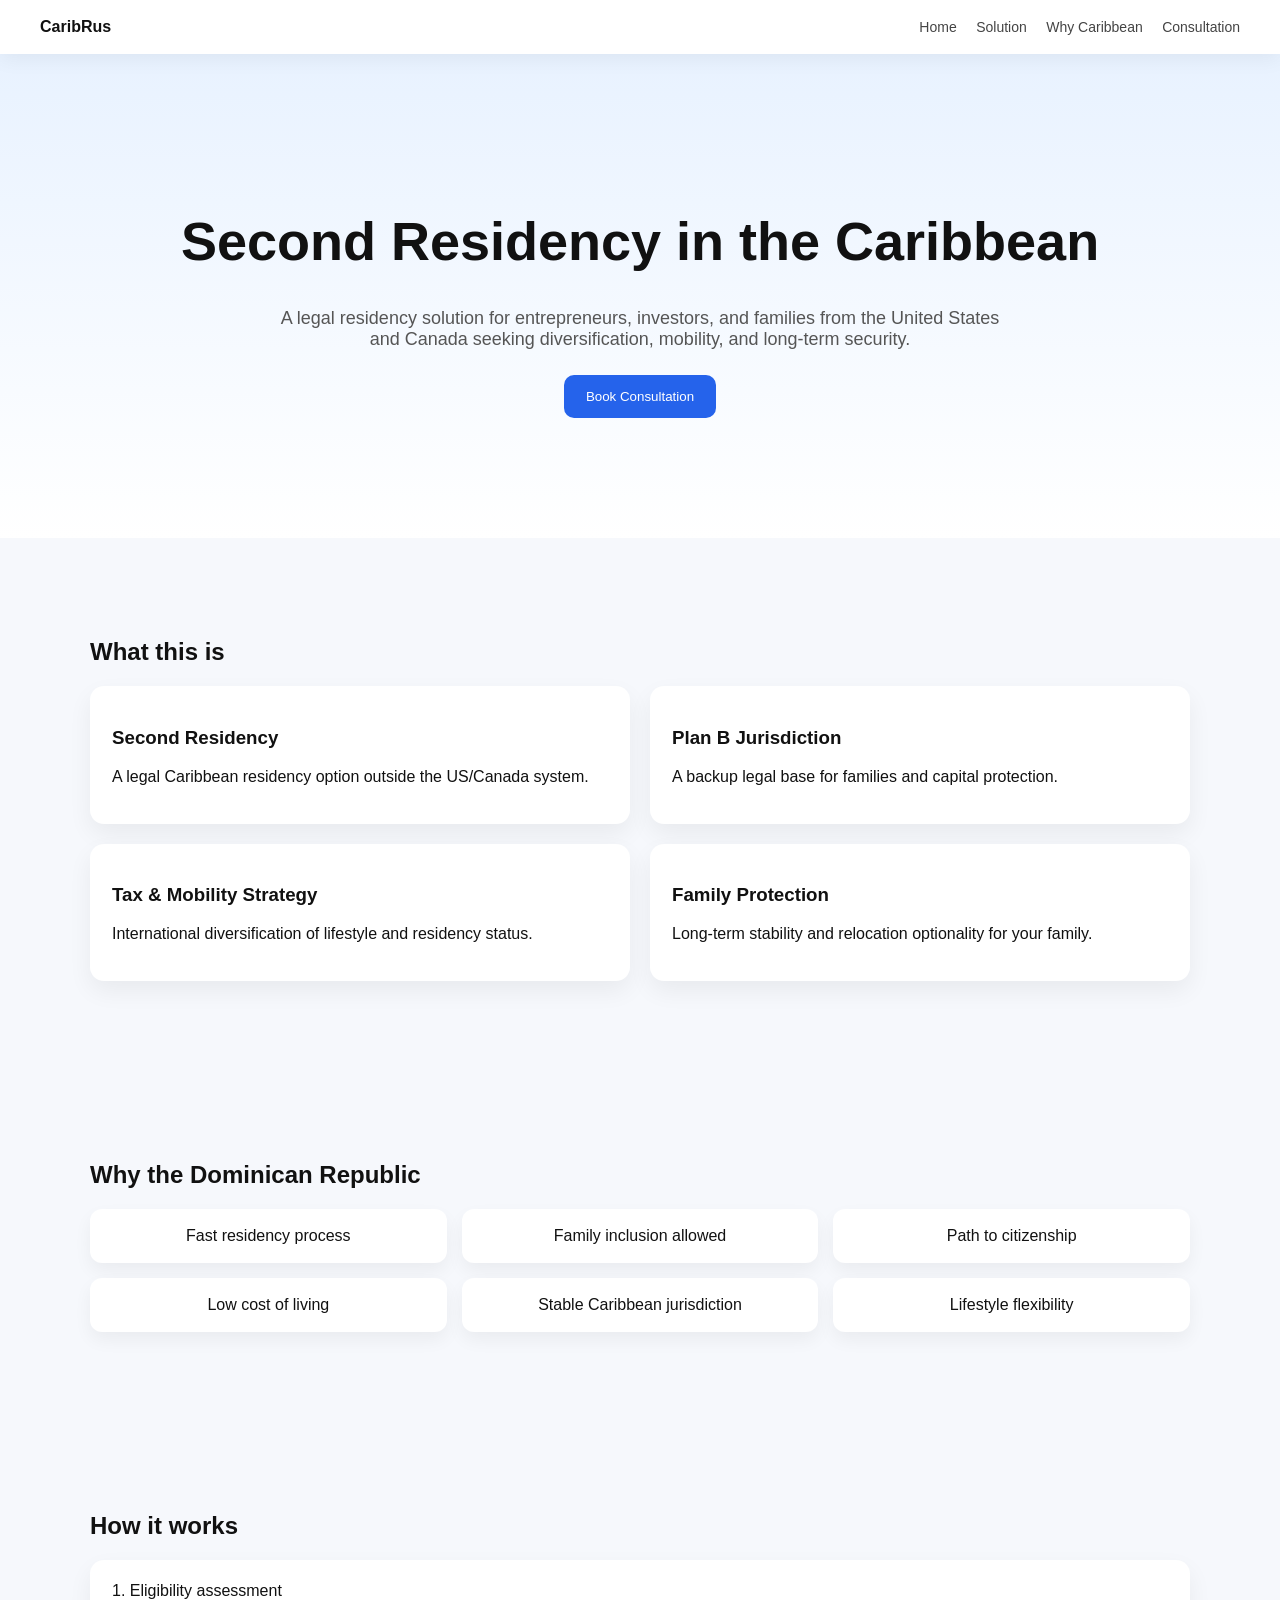
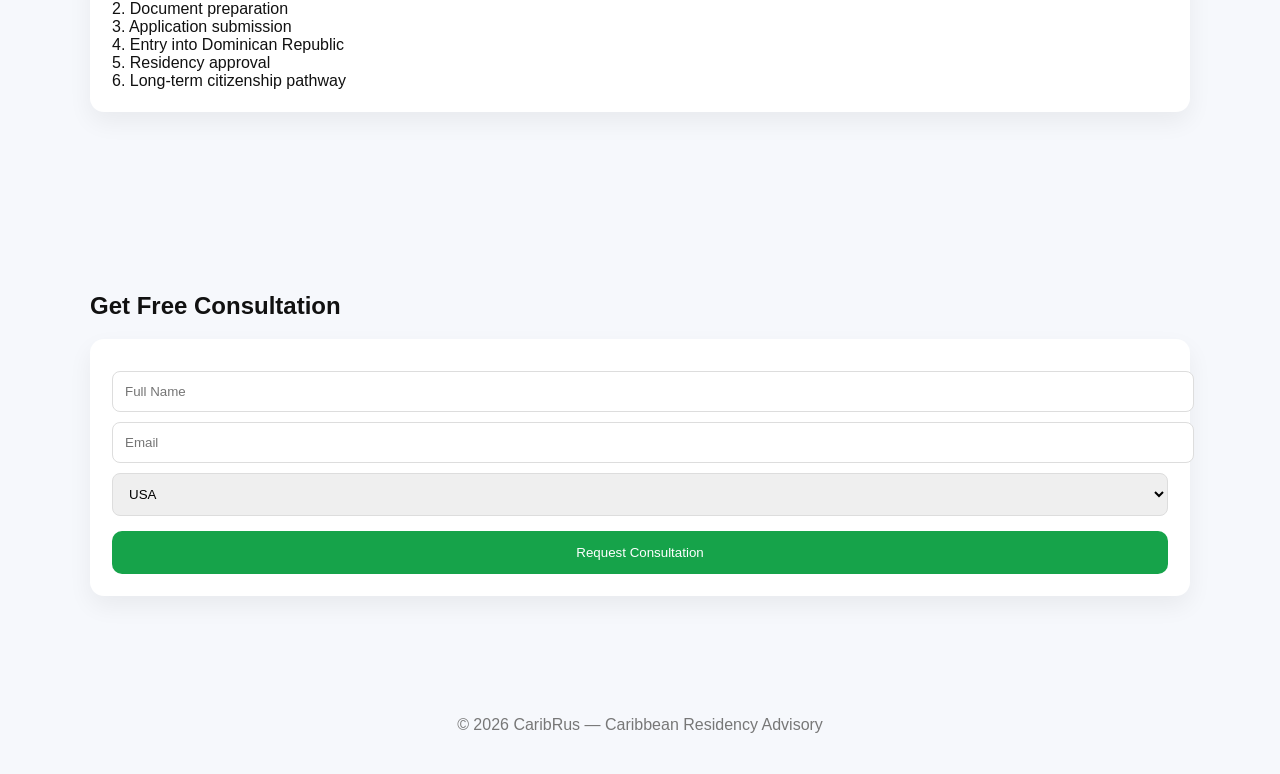
<file: usa.html>
<!DOCTYPE html>
<html lang="en">
<head>
<meta charset="UTF-8">
<title>CaribRus — Caribbean Second Residency</title>
<meta name="viewport" content="width=device-width, initial-scale=1.0">

<style>
body {
  margin: 0;
  font-family: -apple-system, Arial;
  background: #f6f8fc;
  color: #111;
}

/* HEADER */
header {
  display: flex;
  justify-content: space-between;
  padding: 18px 40px;
  background: white;
  box-shadow: 0 6px 20px rgba(0,0,0,0.05);
  position: sticky;
  top: 0;
}

.logo { font-weight: 700; }

nav a {
  margin-left: 15px;
  text-decoration: none;
  color: #444;
  font-size: 14px;
}

/* HERO */
.hero {
  padding: 120px 40px;
  text-align: center;
  background: linear-gradient(180deg, #e8f2ff, #ffffff);
}

.hero h1 {
  font-size: 54px;
}

.hero p {
  max-width: 750px;
  margin: 0 auto;
  color: #555;
  font-size: 18px;
}

.cta {
  margin-top: 25px;
  padding: 14px 22px;
  background: #2563eb;
  color: white;
  border: none;
  border-radius: 10px;
  cursor: pointer;
}

/* SECTIONS */
.section {
  max-width: 1100px;
  margin: auto;
  padding: 80px 40px;
}

.grid {
  display: grid;
  grid-template-columns: repeat(2, 1fr);
  gap: 20px;
}

.card {
  background: white;
  padding: 22px;
  border-radius: 14px;
  box-shadow: 0 10px 25px rgba(0,0,0,0.06);
}

/* TRUST */
.trust {
  display: grid;
  grid-template-columns: repeat(3, 1fr);
  gap: 15px;
}

.badge {
  background: white;
  padding: 18px;
  text-align: center;
  border-radius: 12px;
  box-shadow: 0 8px 18px rgba(0,0,0,0.05);
}

/* FORM */
input, select {
  width: 100%;
  padding: 12px;
  margin-top: 10px;
  border: 1px solid #ddd;
  border-radius: 8px;
}

button.submit {
  width: 100%;
  margin-top: 15px;
  padding: 14px;
  background: #16a34a;
  color: white;
  border: none;
  border-radius: 10px;
}

/* MOBILE */
@media(max-width: 768px){
  .grid, .trust { grid-template-columns: 1fr; }
  .hero h1 { font-size: 36px; }
}
</style>

</head>

<body>

<header>
  <div class="logo">CaribRus</div>
  <nav>
    <a href="#">Home</a>
    <a href="#solution">Solution</a>
    <a href="#why">Why Caribbean</a>
    <a href="#contact">Consultation</a>
  </nav>
</header>

<!-- HERO -->
<div class="hero">
  <h1>Second Residency in the Caribbean</h1>
  <p>
    A legal residency solution for entrepreneurs, investors, and families from the United States and Canada seeking diversification, mobility, and long-term security.
  </p>

  <button class="cta" onclick="document.getElementById('contact').scrollIntoView()">
    Book Consultation
  </button>
</div>

<!-- SOLUTION -->
<div class="section" id="solution">
  <h2>What this is</h2>

  <div class="grid">
    <div class="card">
      <h3>Second Residency</h3>
      <p>A legal Caribbean residency option outside the US/Canada system.</p>
    </div>

    <div class="card">
      <h3>Plan B Jurisdiction</h3>
      <p>A backup legal base for families and capital protection.</p>
    </div>

    <div class="card">
      <h3>Tax & Mobility Strategy</h3>
      <p>International diversification of lifestyle and residency status.</p>
    </div>

    <div class="card">
      <h3>Family Protection</h3>
      <p>Long-term stability and relocation optionality for your family.</p>
    </div>
  </div>
</div>

<!-- WHY CARIBBEAN -->
<div class="section" id="why">
  <h2>Why the Dominican Republic</h2>

  <div class="trust">
    <div class="badge">Fast residency process</div>
    <div class="badge">Family inclusion allowed</div>
    <div class="badge">Path to citizenship</div>
    <div class="badge">Low cost of living</div>
    <div class="badge">Stable Caribbean jurisdiction</div>
    <div class="badge">Lifestyle flexibility</div>
  </div>
</div>

<!-- PROCESS -->
<div class="section">
  <h2>How it works</h2>

  <div class="card">
    1. Eligibility assessment<br>
    2. Document preparation<br>
    3. Application submission<br>
    4. Entry into Dominican Republic<br>
    5. Residency approval<br>
    6. Long-term citizenship pathway
  </div>
</div>

<!-- FORM -->
<div class="section" id="contact">
  <h2>Get Free Consultation</h2>

  <div class="card">
    <form id="leadForm">

      <input name="name" placeholder="Full Name" required>
      <input name="email" placeholder="Email" required>

      <select name="country">
        <option>USA</option>
        <option>Canada</option>
      </select>

      <button class="submit">Request Consultation</button>
    </form>
  </div>
</div>

<footer style="text-align:center;padding:40px;color:#777;">
  © 2026 CaribRus — Caribbean Residency Advisory
</footer>

<script>
const endpoint = "https://script.google.com/macros/s/AKfycbx8WibI7jILRra77xnk_Rohg3dlMrf5ciZEz0EOXCZz9BkSXEAJUrFA8sS57W-GR_eQpA/exec";

document.getElementById("leadForm").addEventListener("submit", async function(e){
  e.preventDefault();

  const data = {
    name: this.name.value,
    email: this.email.value,
    country: this.country.value
  };

  await fetch(endpoint, {
    method: "POST",
    body: JSON.stringify(data),
    headers: {"Content-Type": "application/json"}
  });

  alert("We will contact you shortly.");
  this.reset();
});
</script>

</body>
</html>
</file>
<file: site-pages.css>
:root{--ink:#132026;--muted:#5f6d73;--paper:#fbfaf6;--sand:#f1eadc;--sea:#087e8b;--reef:#ff6b4a;--night:#0f2f38;--line:rgba(19,32,38,.14);--shadow:0 24px 60px rgba(15,47,56,.14)}
.status-row{display:flex;flex-wrap:wrap;gap:8px;margin:0 0 20px}.status,.date-chip{display:inline-flex;align-items:center;min-height:30px;padding:5px 10px;border-radius:999px;font-size:12px;font-weight:850}.status{color:#1f684d;background:#e3f2eb}.date-chip{color:var(--muted);background:#edf1f0}.updates-list{display:grid;gap:16px;margin-top:34px}.update-item{display:grid;grid-template-columns:180px 1fr auto;gap:24px;align-items:start;padding:25px;border:1px solid var(--line);border-radius:10px;background:#fff;box-shadow:0 10px 30px rgba(15,47,56,.07)}.update-item time{color:var(--muted);font-size:14px;font-weight:750}.update-item h2{margin:0 0 9px;font-size:clamp(24px,3vw,34px)}.update-item p{margin:0;color:var(--muted)}.text-link{color:var(--sea);font-weight:850;text-decoration:none;white-space:nowrap}.text-link:hover{text-decoration:underline}.source-policy{margin-top:32px;padding:24px;border-radius:10px;color:#fff;background:var(--night)}.source-policy h2{font-size:28px}.source-policy p{margin:0;color:rgba(255,255,255,.76)}.article-body{display:grid;grid-template-columns:minmax(0,1fr) 310px;gap:42px;align-items:start}.prose{max-width:760px}.prose h2{margin-top:38px;font-size:clamp(28px,4vw,42px)}.prose h3{margin-top:26px}.prose p,.prose li{color:#43545a}.prose li{margin:8px 0}.sidebar{position:sticky;top:24px;padding:22px;border:1px solid var(--line);border-radius:10px;background:#fff}.sidebar h3{margin:0 0 12px}.sidebar p{color:var(--muted);font-size:14px}.official-source{display:block;margin-top:16px;padding:14px;border-radius:8px;color:#fff;background:var(--sea);font-weight:850;text-align:center;text-decoration:none}.verified-box{margin:28px 0;padding:20px;border-left:4px solid var(--sea);background:#eef6f4}.verified-box p{margin:0}.disclaimer{font-size:13px;color:var(--muted)}@media(max-width:780px){.update-item,.article-body{grid-template-columns:1fr}.update-item{gap:12px}.text-link{white-space:normal}.sidebar{position:static}.status-row{margin-top:4px}}
*{box-sizing:border-box}html{scroll-behavior:smooth}body{margin:0;font-family:Inter,ui-sans-serif,system-ui,-apple-system,BlinkMacSystemFont,"Segoe UI",Arial,sans-serif;color:var(--ink);background:var(--paper);line-height:1.6}a{color:inherit}.header{display:flex;align-items:center;justify-content:space-between;gap:20px;padding:18px clamp(20px,5vw,72px);color:#fff;background:var(--night)}.brand{display:flex;align-items:center;gap:10px;font-weight:850;text-decoration:none}.mark{display:grid;width:42px;height:42px;place-items:center;border-radius:10px;color:var(--night);background:#fff}.nav{display:flex;flex-wrap:wrap;gap:18px}.nav a{text-decoration:none;font-weight:700}.hero{padding:clamp(70px,10vw,130px) clamp(20px,8vw,120px);color:#fff;background:linear-gradient(135deg,#0f2f38,#0c6d73)}.hero-inner,.wrap{width:min(1120px,100%);margin:auto}.eyebrow{margin-bottom:16px;color:#8ee1d7;font-size:13px;font-weight:850;letter-spacing:.14em;text-transform:uppercase}.hero h1{max-width:850px;margin:0;font-size:clamp(42px,7vw,82px);line-height:.98}.hero p{max-width:760px;margin:24px 0 0;color:rgba(255,255,255,.8);font-size:clamp(18px,2.2vw,23px)}.actions{display:flex;flex-wrap:wrap;gap:12px;margin-top:30px}.button{display:inline-flex;align-items:center;justify-content:center;min-height:50px;padding:13px 19px;border-radius:7px;font-weight:850;text-decoration:none}.primary{color:#fff;background:var(--reef)}.secondary{color:#fff;border:1px solid rgba(255,255,255,.36)}.section{padding:clamp(64px,8vw,104px) clamp(20px,5vw,72px)}.section.alt{background:#eef6f4}.section h2{max-width:820px;margin:0 0 18px;font-size:clamp(32px,4.5vw,56px);line-height:1.05}.lead{max-width:820px;color:var(--muted);font-size:18px}.grid{display:grid;grid-template-columns:repeat(3,minmax(0,1fr));gap:16px;margin-top:34px}.card{padding:24px;border:1px solid var(--line);border-radius:10px;background:#fff;box-shadow:0 10px 30px rgba(15,47,56,.07)}.card h3{margin:0 0 9px}.card p{margin:0;color:var(--muted)}.checklist{display:grid;gap:12px;margin:28px 0;padding:0;list-style:none}.checklist li{padding:15px 17px;border-left:4px solid var(--sea);background:#fff}.table-wrap{margin-top:30px;overflow:auto;border:1px solid var(--line);border-radius:10px;background:#fff}table{width:100%;border-collapse:collapse;min-width:760px}th,td{padding:16px;text-align:left;vertical-align:top;border-bottom:1px solid var(--line)}th{color:#fff;background:var(--night)}.note{margin-top:22px;padding:18px;border-radius:8px;color:#3e4e54;background:var(--sand)}.sources{display:grid;gap:10px;margin-top:24px}.sources a{color:var(--sea);font-weight:750}.cta{color:#fff;background:var(--night)}.cta-grid{display:grid;grid-template-columns:1fr auto;gap:28px;align-items:center}.cta p{color:rgba(255,255,255,.75)}.footer{display:flex;justify-content:space-between;gap:18px;padding:26px clamp(20px,5vw,72px);color:rgba(255,255,255,.72);background:#071d23;font-size:14px}.footer a{color:#fff}@media(max-width:780px){.header,.footer,.cta-grid{align-items:flex-start;flex-direction:column}.nav{display:none}.grid,.cta-grid{grid-template-columns:1fr}.hero h1{font-size:44px}.button{width:100%}}
</file>
